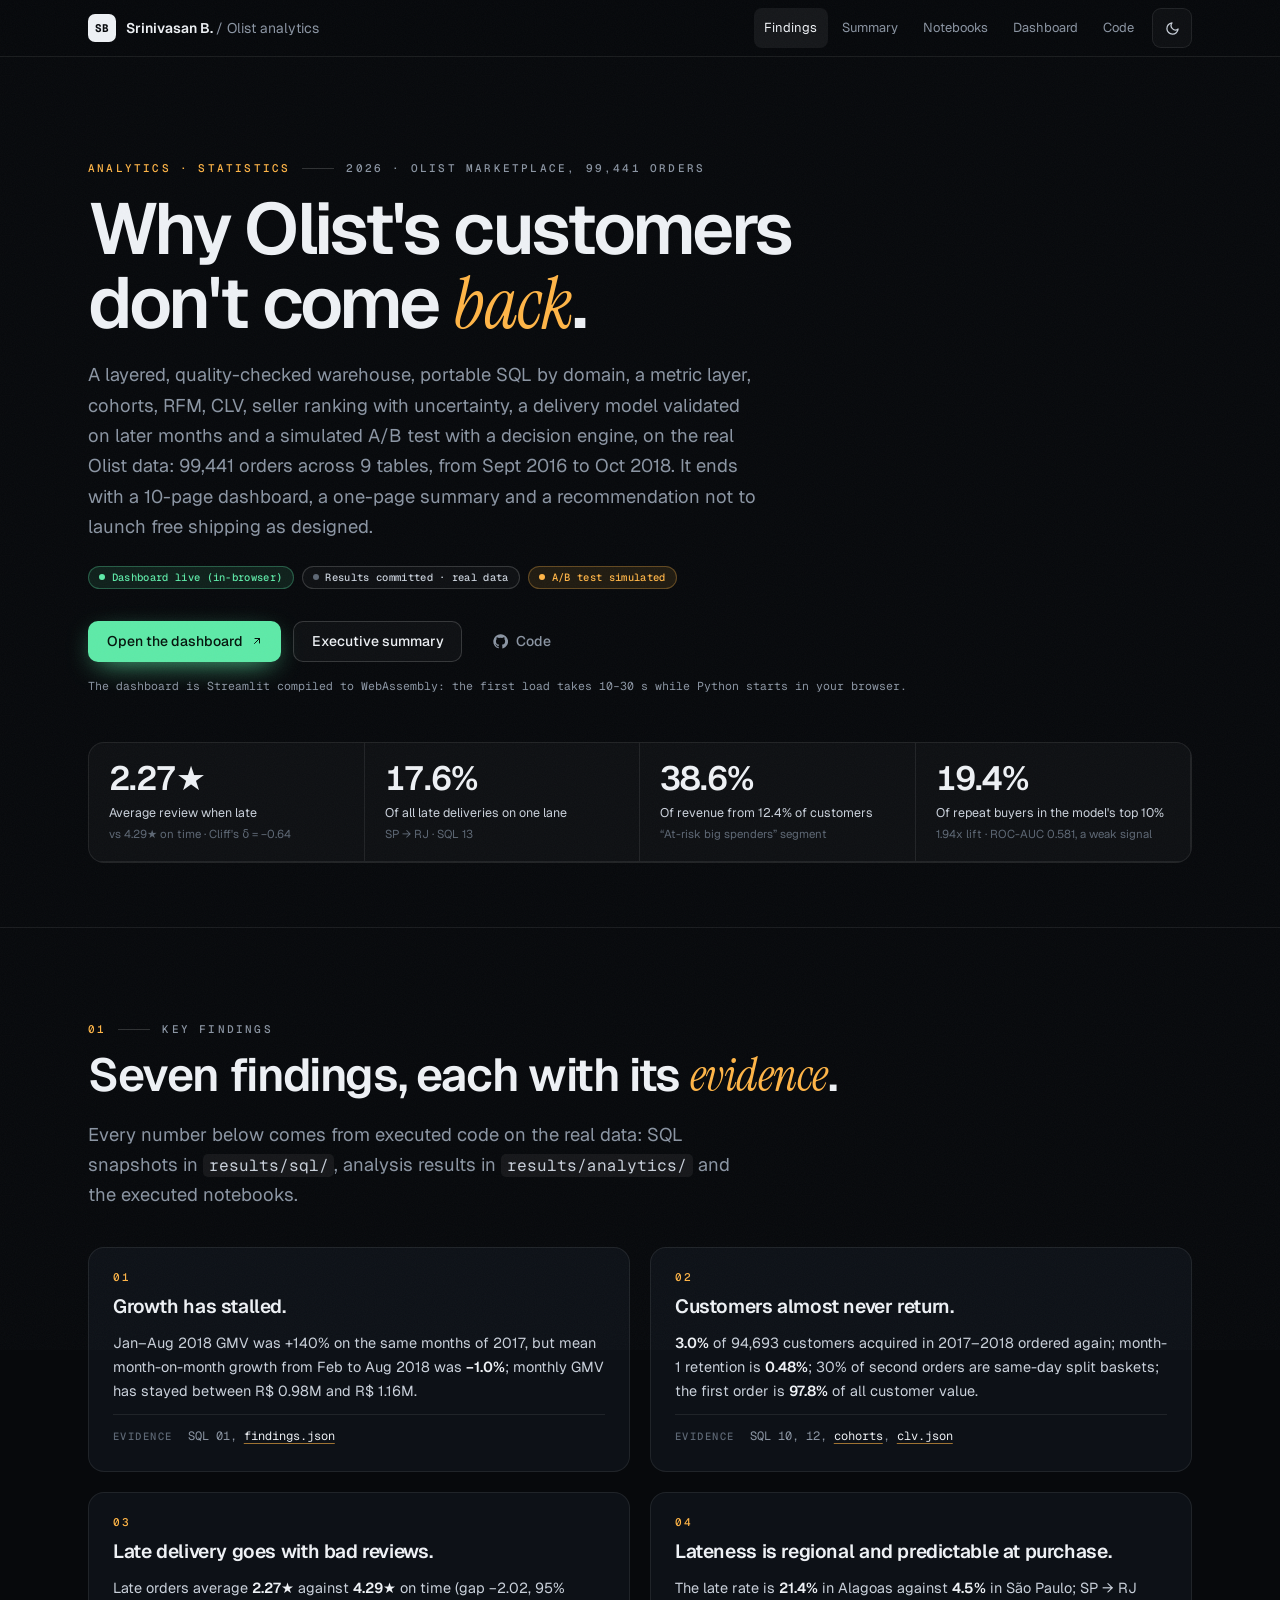
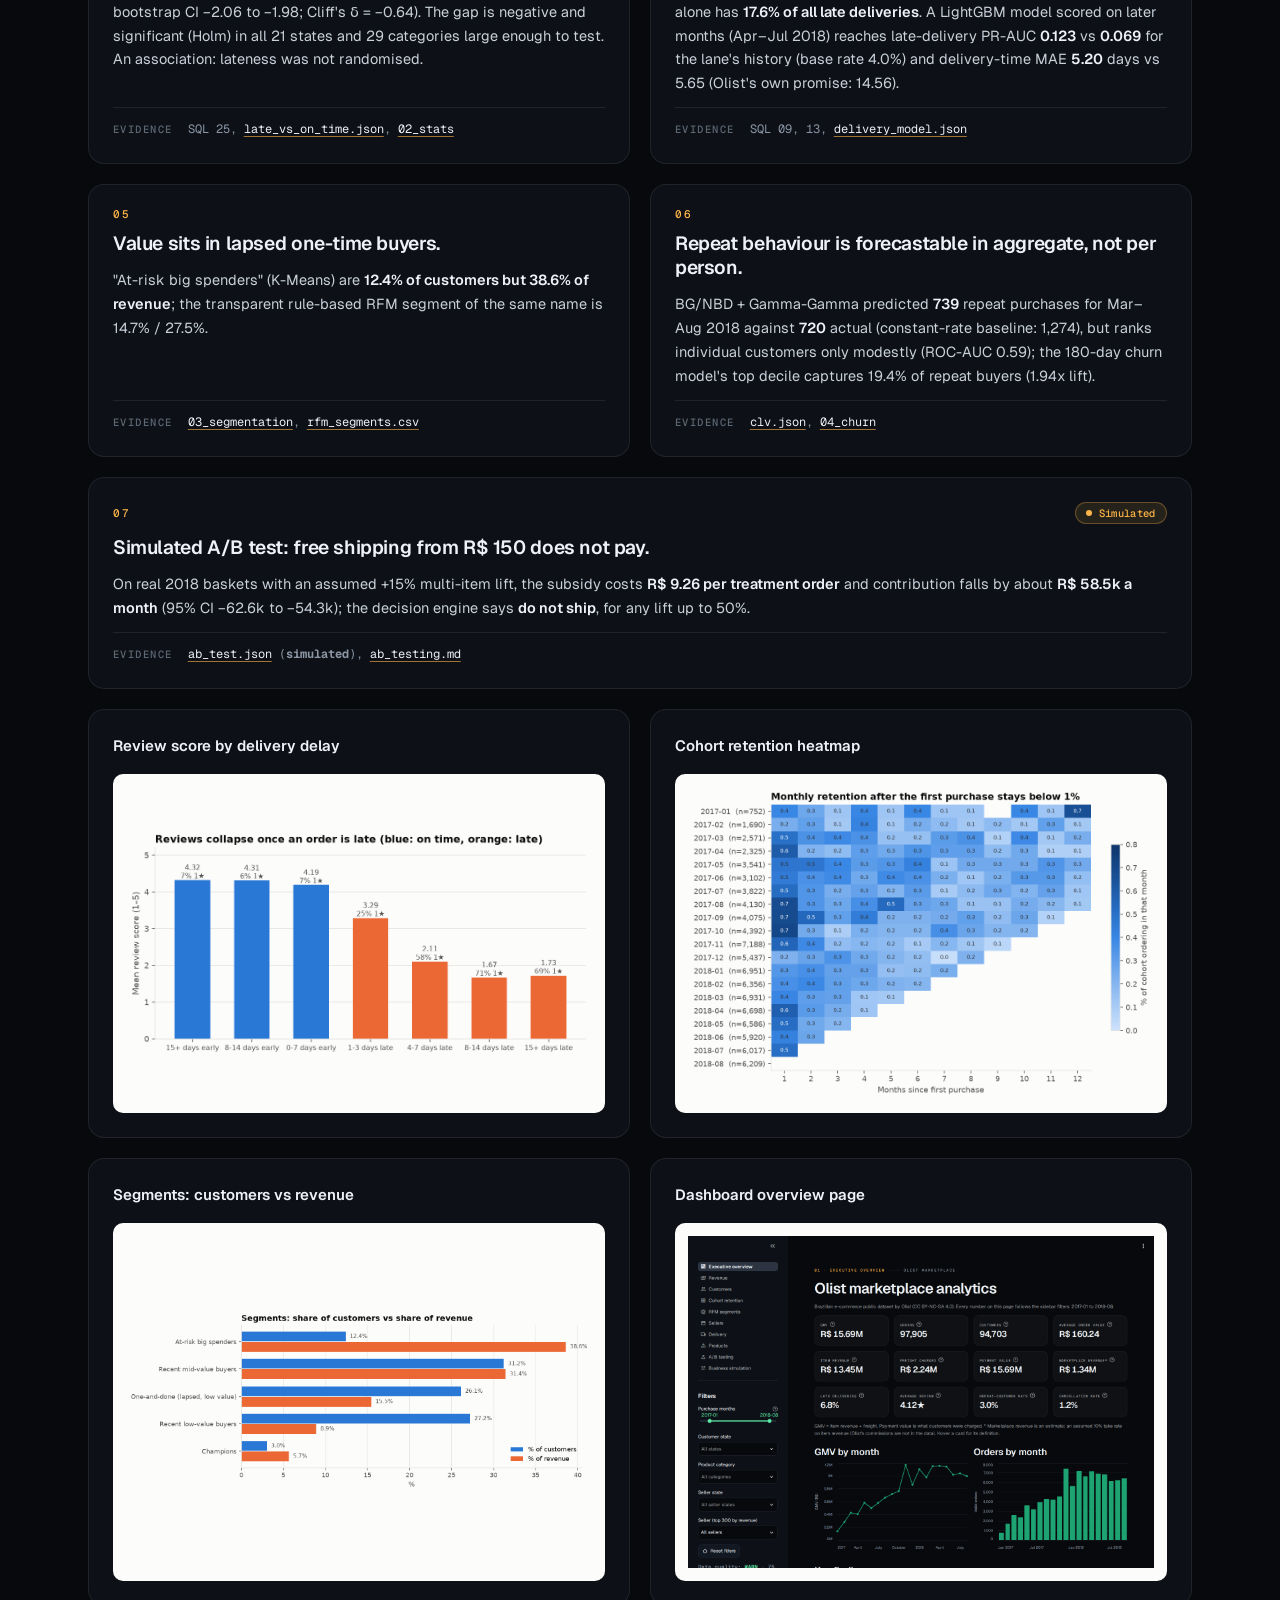
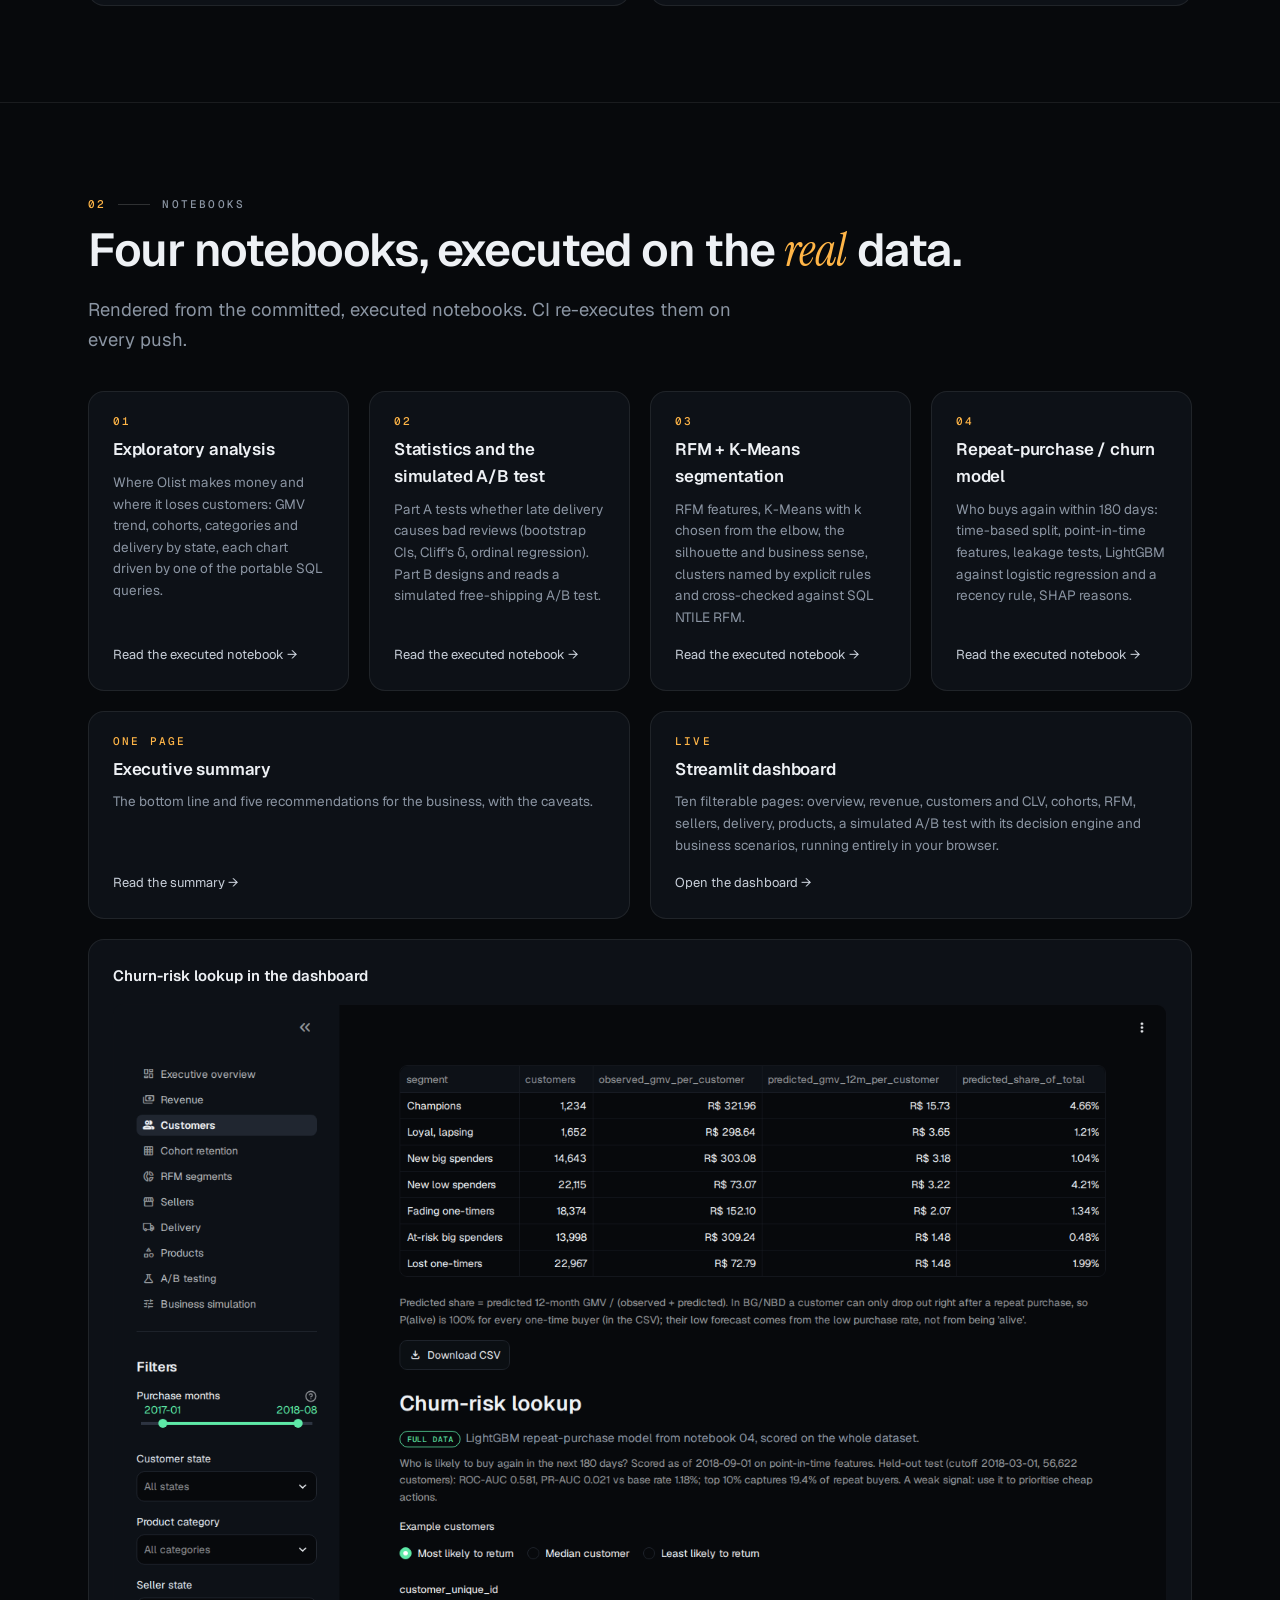
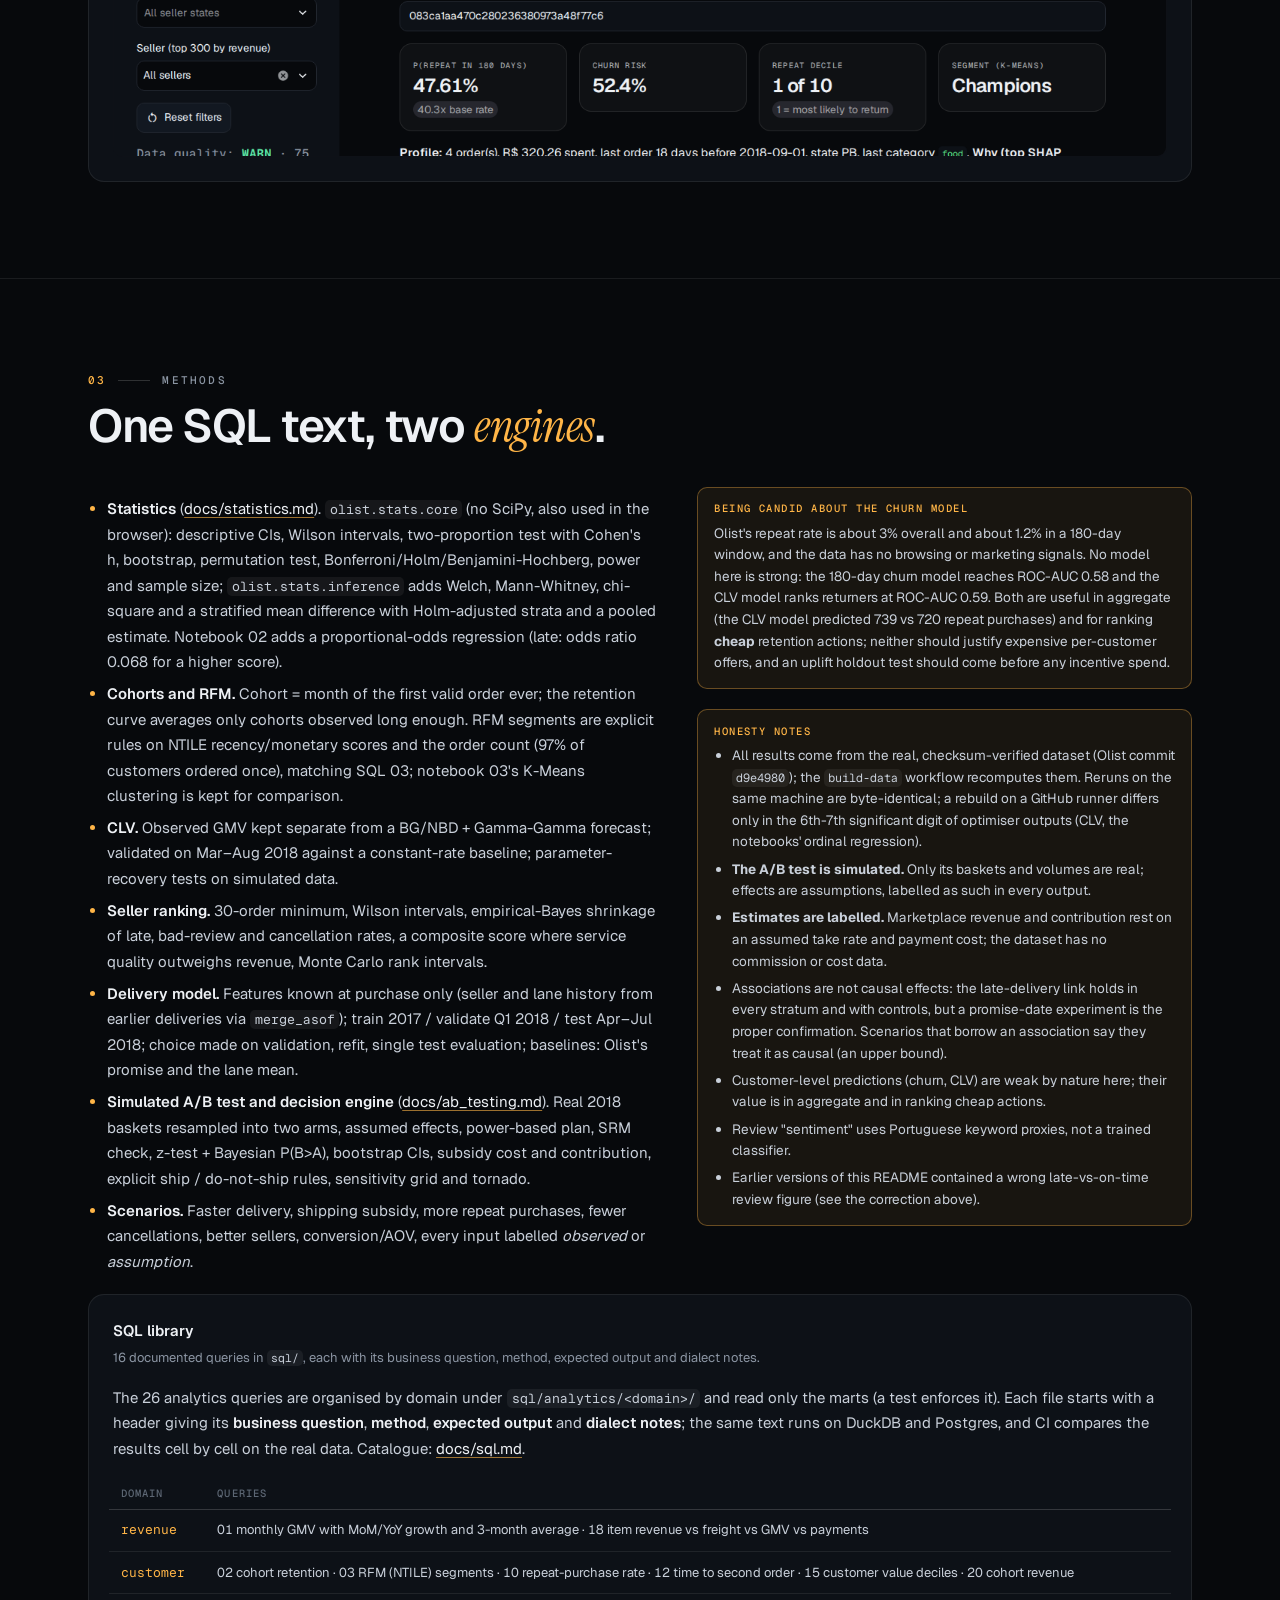
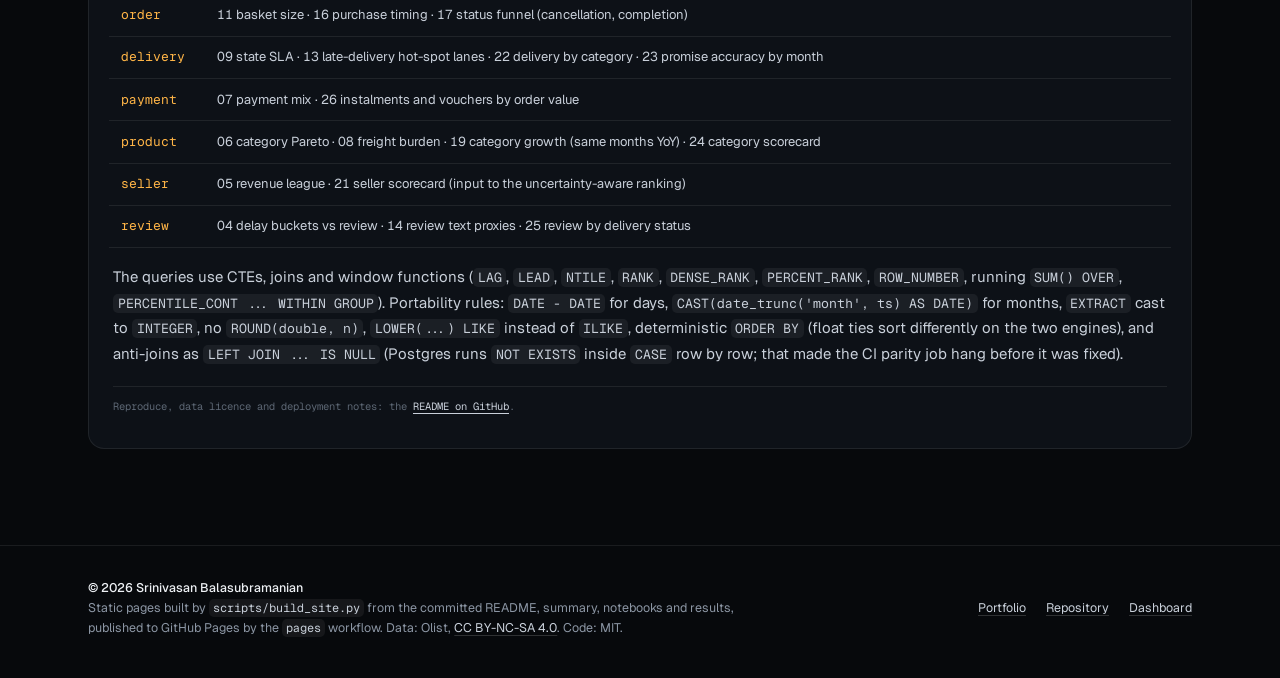
<file: index.html>
<!doctype html>
<html lang="en" class="no-js" data-theme="dark">
<head>
<meta charset="utf-8">
<meta name="viewport" content="width=device-width, initial-scale=1">
<script>(function(){try{var t=localStorage.getItem('theme');document.documentElement.dataset.theme=(t==='light'||t==='dark')?t:'dark';}catch(e){document.documentElement.dataset.theme='dark';}document.documentElement.classList.remove('no-js');})();</script>
<title>Olist e-commerce analytics</title>
<meta name="description" content="SQL, statistics, segmentation and a churn model on 99,441 real Olist orders, with key findings, an executive summary, the executed notebooks and an in-browser dashboard.">
<meta name="color-scheme" content="dark light">
<link rel="preconnect" href="https://fonts.googleapis.com">
<link rel="preconnect" href="https://fonts.gstatic.com" crossorigin>
<link href="https://fonts.googleapis.com/css2?family=Geist:wght@300..700&family=Geist+Mono:wght@400..600&family=Instrument+Serif:ital@0;1&display=swap" rel="stylesheet">
<link rel="stylesheet" href="sb-kit.css">
<link rel="stylesheet" href="site.css">
<script src="sb-kit.js" defer></script>
</head>
<body class="sb-grain">
<div class="sb-backdrop" aria-hidden="true"></div>
<a class="skip-link" href="#main">Skip to content</a>
<header class="sb-nav">
  <div class="sb-container sb-nav__inner">
    <a class="sb-brand" href="https://srini2k03.github.io/"><span class="sb-brand__mark">SB</span>
      <span><span class="brand-name">Srinivasan B. </span><span class="sb-brand__sub"><span class="brand-slash">/ </span>Olist analytics</span></span></a>
    <nav class="sb-nav__links" aria-label="Site">
      <a class="sb-nav__link sb-nav__link--hide-sm" href="index.html#findings" aria-current=page>Findings</a><a class="sb-nav__link sb-nav__link--hide-sm" href="executive_summary.html">Summary</a><a class="sb-nav__link sb-nav__link--hide-sm" href="index.html#notebooks">Notebooks</a><a class="sb-nav__link sb-nav__link--hide-sm" href="app/">Dashboard</a>
      <a class="sb-nav__link" href="https://github.com/srini2k03/olist-ecommerce-analytics">Code</a>
      <button class="sb-icon-btn theme-btn" type="button" data-theme-toggle aria-label="Switch to light theme" aria-pressed="true"><svg class="icon-sun" width="15" height="15" viewBox="0 0 24 24" fill="none" stroke="currentColor" stroke-width="2" stroke-linecap="round" aria-hidden="true"><circle cx="12" cy="12" r="4"/><path d="M12 2v2M12 20v2M4.9 4.9l1.4 1.4M17.7 17.7l1.4 1.4M2 12h2M20 12h2M4.9 19.1l1.4-1.4M17.7 6.3l1.4-1.4"/></svg><svg class="icon-moon" width="15" height="15" viewBox="0 0 24 24" fill="none" stroke="currentColor" stroke-width="2" stroke-linecap="round" stroke-linejoin="round" aria-hidden="true"><path d="M21 12.8A9 9 0 1 1 11.2 3a7 7 0 0 0 9.8 9.8Z"/></svg></button>
    </nav>
  </div>
</header>
<main id="main">

<section class="sb-hero" aria-labelledby="top-h">
  <div class="sb-container">
    <p class="sb-kicker"><span class="sb-kicker__index">Analytics · Statistics</span><span class="sb-kicker__rule"></span>2026 · Olist marketplace, 99,441 orders</p>
    <h1 class="sb-h1" id="top-h">Why Olist's customers don't come
      <span class="sb-serif">back</span>.</h1>
    <p class="sb-lead">A layered, quality-checked warehouse, portable SQL by domain, a metric
      layer, cohorts, RFM, CLV, seller ranking with uncertainty, a delivery model validated on
      later months and a simulated A/B test with a decision engine, on the real Olist data:
      99,441 orders across 9 tables, from Sept 2016 to Oct 2018. It ends with a 10-page
      dashboard, a one-page summary and a recommendation not to launch free shipping as
      designed.</p>
    <div class="sb-hero__meta">
      <span class="sb-pill sb-pill--live">Dashboard live (in-browser)</span>
      <span class="sb-pill">Results committed · real data</span>
      <span class="sb-pill sb-pill--pending">A/B test simulated</span>
    </div>
    <div class="sb-hero__actions">
      <a class="sb-btn sb-btn--primary" href="app/">Open the dashboard <svg width="12" height="12" viewBox="0 0 24 24" fill="none" stroke="currentColor" stroke-width="2" stroke-linecap="round" stroke-linejoin="round" aria-hidden="true"><path d="M7 17 17 7M8 7h9v9"/></svg></a>
      <a class="sb-btn" href="executive_summary.html">Executive summary</a>
      <a class="sb-btn sb-btn--ghost" href="https://github.com/srini2k03/olist-ecommerce-analytics"><svg width="15" height="15" viewBox="0 0 24 24" fill="currentColor" aria-hidden="true"><path d="M12 .5a11.5 11.5 0 0 0-3.64 22.41c.58.1.79-.25.79-.56v-2c-3.2.7-3.88-1.37-3.88-1.37-.52-1.33-1.28-1.69-1.28-1.69-1.05-.72.08-.7.08-.7 1.16.08 1.77 1.19 1.77 1.19 1.03 1.77 2.7 1.26 3.36.96.1-.75.4-1.26.73-1.55-2.55-.29-5.24-1.28-5.24-5.69 0-1.26.45-2.29 1.19-3.1-.12-.29-.52-1.46.11-3.05 0 0 .97-.31 3.17 1.18a11 11 0 0 1 5.77 0c2.2-1.49 3.17-1.18 3.17-1.18.63 1.59.23 2.76.11 3.05.74.81 1.19 1.84 1.19 3.1 0 4.42-2.69 5.39-5.25 5.68.41.36.78 1.06.78 2.14v3.17c0 .31.21.67.8.56A11.5 11.5 0 0 0 12 .5Z"/></svg> Code</a>
    </div>
    <p class="hero-note">The dashboard is Streamlit compiled to WebAssembly: the first load takes
      10–30 s while Python starts in your browser.</p>
    <div class="sb-stats hero-stats sb-reveal" role="list"><div class="sb-stat" role="listitem"><div class="sb-stat__value">2.27★</div><div class="sb-stat__label">Average review when late</div><div class="sb-stat__ctx">vs 4.29★ on time · Cliff's δ = −0.64</div></div><div class="sb-stat" role="listitem"><div class="sb-stat__value">17.6%</div><div class="sb-stat__label">Of all late deliveries on one lane</div><div class="sb-stat__ctx">SP → RJ · SQL 13</div></div><div class="sb-stat" role="listitem"><div class="sb-stat__value">38.6%</div><div class="sb-stat__label">Of revenue from 12.4% of customers</div><div class="sb-stat__ctx">“At-risk big spenders” segment</div></div><div class="sb-stat" role="listitem"><div class="sb-stat__value">19.4%</div><div class="sb-stat__label">Of repeat buyers in the model's top 10%</div><div class="sb-stat__ctx">1.94x lift · ROC-AUC 0.581, a weak signal</div></div></div>
  </div>
</section>
<section class="sb-section" id="findings" aria-labelledby="findings-h"><div class="sb-container"><div class="section-head sb-reveal"><p class="sb-kicker"><span class="sb-kicker__index">01</span><span class="sb-kicker__rule"></span>Key findings</p><h2 class="sb-h2" id="findings-h">Seven findings, each with its <span class="sb-serif">evidence</span>.</h2><p class="sb-lead">Every number below comes from executed code on the real data: SQL snapshots in <code>results/sql/</code>, analysis results in <code>results/analytics/</code> and the executed notebooks.</p></div><div class="finding-grid"><article class="sb-card sb-spotlight finding sb-reveal"><header class="finding__top"><span class="finding__n">01</span></header><h3 class="finding__title">Growth has stalled.</h3><p class="finding__body">Jan–Aug 2018 GMV was +140% on the same months of 2017, but mean month-on-month growth from Feb to Aug 2018 was <strong>−1.0%</strong>; monthly GMV has stayed between R$ 0.98M and R$ 1.16M.</p><p class="finding__ev"><span class="sb-label">Evidence</span> SQL 01, <a href="https://github.com/srini2k03/olist-ecommerce-analytics/tree/main/results/analytics/findings.json">findings.json</a></p></article><article class="sb-card sb-spotlight finding sb-reveal"><header class="finding__top"><span class="finding__n">02</span></header><h3 class="finding__title">Customers almost never return.</h3><p class="finding__body"><strong>3.0%</strong> of 94,693 customers acquired in 2017–2018 ordered again; month-1 retention is <strong>0.48%</strong>; 30% of second orders are same-day split baskets; the first order is <strong>97.8%</strong> of all customer value.</p><p class="finding__ev"><span class="sb-label">Evidence</span> SQL 10, 12, <a href="https://github.com/srini2k03/olist-ecommerce-analytics/tree/main/results/analytics/retention_curve.csv">cohorts</a>, <a href="https://github.com/srini2k03/olist-ecommerce-analytics/tree/main/results/analytics/clv.json">clv.json</a></p></article><article class="sb-card sb-spotlight finding sb-reveal"><header class="finding__top"><span class="finding__n">03</span></header><h3 class="finding__title">Late delivery goes with bad reviews.</h3><p class="finding__body">Late orders average <strong>2.27★</strong> against <strong>4.29★</strong> on time (gap −2.02, 95% bootstrap CI −2.06 to −1.98; Cliff's δ = −0.64). The gap is negative and significant (Holm) in all 21 states and 29 categories large enough to test. An association: lateness was not randomised.</p><p class="finding__ev"><span class="sb-label">Evidence</span> SQL 25, <a href="https://github.com/srini2k03/olist-ecommerce-analytics/tree/main/results/analytics/late_vs_on_time.json">late_vs_on_time.json</a>, <a href="notebooks/02_stats.html">02_stats</a></p></article><article class="sb-card sb-spotlight finding sb-reveal"><header class="finding__top"><span class="finding__n">04</span></header><h3 class="finding__title">Lateness is regional and predictable at purchase.</h3><p class="finding__body">The late rate is <strong>21.4%</strong> in Alagoas against <strong>4.5%</strong> in São Paulo; SP → RJ alone has <strong>17.6% of all late deliveries</strong>. A LightGBM model scored on later months (Apr–Jul 2018) reaches late-delivery PR-AUC <strong>0.123</strong> vs <strong>0.069</strong> for the lane's history (base rate 4.0%) and delivery-time MAE <strong>5.20</strong> days vs 5.65 (Olist's own promise: 14.56).</p><p class="finding__ev"><span class="sb-label">Evidence</span> SQL 09, 13, <a href="https://github.com/srini2k03/olist-ecommerce-analytics/tree/main/results/analytics/delivery_model.json">delivery_model.json</a></p></article><article class="sb-card sb-spotlight finding sb-reveal"><header class="finding__top"><span class="finding__n">05</span></header><h3 class="finding__title">Value sits in lapsed one-time buyers.</h3><p class="finding__body">"At-risk big spenders" (K-Means) are <strong>12.4% of customers but 38.6% of revenue</strong>; the transparent rule-based RFM segment of the same name is 14.7% / 27.5%.</p><p class="finding__ev"><span class="sb-label">Evidence</span> <a href="notebooks/03_segmentation.html">03_segmentation</a>, <a href="https://github.com/srini2k03/olist-ecommerce-analytics/tree/main/results/analytics/rfm_segments.csv">rfm_segments.csv</a></p></article><article class="sb-card sb-spotlight finding sb-reveal"><header class="finding__top"><span class="finding__n">06</span></header><h3 class="finding__title">Repeat behaviour is forecastable in aggregate, not per person.</h3><p class="finding__body">BG/NBD + Gamma-Gamma predicted <strong>739</strong> repeat purchases for Mar–Aug 2018 against <strong>720</strong> actual (constant-rate baseline: 1,274), but ranks individual customers only modestly (ROC-AUC 0.59); the 180-day churn model's top decile captures 19.4% of repeat buyers (1.94x lift).</p><p class="finding__ev"><span class="sb-label">Evidence</span> <a href="https://github.com/srini2k03/olist-ecommerce-analytics/tree/main/results/analytics/clv.json">clv.json</a>, <a href="notebooks/04_churn.html">04_churn</a></p></article><article class="sb-card sb-spotlight finding sb-reveal"><header class="finding__top"><span class="finding__n">07</span><span class="sb-pill sb-pill--pending">Simulated</span></header><h3 class="finding__title">Simulated A/B test: free shipping from R$ 150 does not pay.</h3><p class="finding__body">On real 2018 baskets with an assumed +15% multi-item lift, the subsidy costs <strong>R$ 9.26 per treatment order</strong> and contribution falls by about <strong>R$ 58.5k a month</strong> (95% CI −62.6k to −54.3k); the decision engine says <strong>do not ship</strong>, for any lift up to 50%.</p><p class="finding__ev"><span class="sb-label">Evidence</span> <a href="https://github.com/srini2k03/olist-ecommerce-analytics/tree/main/results/analytics/ab_test.json">ab_test.json</a> (<strong>simulated</strong>), <a href="https://github.com/srini2k03/olist-ecommerce-analytics/tree/main/docs/ab_testing.md">ab_testing.md</a></p></article></div><div class="fig-grid"><figure class="sb-card fig-card sb-reveal"><figcaption class="card-head"><span class="sb-card__title">Review score by delivery delay</span></figcaption><a class="fig-plate" href="results/figures/delay_vs_review.png" target="_blank" rel="noopener" title="Open the full-size image"><img src="results/figures/delay_vs_review.png" alt="Review score by delivery delay" loading="lazy" decoding="async" width="1056" height="517"></a></figure><figure class="sb-card fig-card sb-reveal"><figcaption class="card-head"><span class="sb-card__title">Cohort retention heatmap</span></figcaption><a class="fig-plate" href="results/figures/cohort_heatmap.png" target="_blank" rel="noopener" title="Open the full-size image"><img src="results/figures/cohort_heatmap.png" alt="Cohort retention heatmap" loading="lazy" decoding="async" width="1138" height="762"></a></figure><figure class="sb-card fig-card sb-reveal"><figcaption class="card-head"><span class="sb-card__title">Segments: customers vs revenue</span></figcaption><a class="fig-plate" href="results/figures/segments.png" target="_blank" rel="noopener" title="Open the full-size image"><img src="results/figures/segments.png" alt="Segments: customers vs revenue" loading="lazy" decoding="async" width="1336" height="525"></a></figure><figure class="sb-card fig-card sb-reveal"><figcaption class="card-head"><span class="sb-card__title">Dashboard overview page</span></figcaption><a class="fig-plate" href="results/figures/app_overview.png" target="_blank" rel="noopener" title="Open the full-size image"><img src="results/figures/app_overview.png" alt="Dashboard overview page" loading="lazy" decoding="async" width="1400" height="1000"></a></figure></div></div></section>
<section class="sb-section" id="notebooks" aria-labelledby="notebooks-h"><div class="sb-container"><div class="section-head sb-reveal"><p class="sb-kicker"><span class="sb-kicker__index">02</span><span class="sb-kicker__rule"></span>Notebooks</p><h2 class="sb-h2" id="notebooks-h">Four notebooks, executed on the <span class="sb-serif">real</span> data.</h2><p class="sb-lead">Rendered from the committed, executed notebooks. CI re-executes them on every push.</p></div><div class="nb-grid"><a class="sb-card sb-spotlight nb-card sb-reveal" href="notebooks/01_eda.html"><span class="nb-card__n">01</span><span class="nb-card__title">Exploratory analysis</span><span class="nb-card__text">Where Olist makes money and where it loses customers: GMV trend, cohorts, categories and delivery by state, each chart driven by one of the portable SQL queries.</span><span class="nb-card__go">Read the executed notebook →</span></a><a class="sb-card sb-spotlight nb-card sb-reveal" href="notebooks/02_stats.html"><span class="nb-card__n">02</span><span class="nb-card__title">Statistics and the simulated A/B test</span><span class="nb-card__text">Part A tests whether late delivery causes bad reviews (bootstrap CIs, Cliff&#x27;s δ, ordinal regression). Part B designs and reads a simulated free-shipping A/B test.</span><span class="nb-card__go">Read the executed notebook →</span></a><a class="sb-card sb-spotlight nb-card sb-reveal" href="notebooks/03_segmentation.html"><span class="nb-card__n">03</span><span class="nb-card__title">RFM + K-Means segmentation</span><span class="nb-card__text">RFM features, K-Means with k chosen from the elbow, the silhouette and business sense, clusters named by explicit rules and cross-checked against SQL NTILE RFM.</span><span class="nb-card__go">Read the executed notebook →</span></a><a class="sb-card sb-spotlight nb-card sb-reveal" href="notebooks/04_churn.html"><span class="nb-card__n">04</span><span class="nb-card__title">Repeat-purchase / churn model</span><span class="nb-card__text">Who buys again within 180 days: time-based split, point-in-time features, leakage tests, LightGBM against logistic regression and a recency rule, SHAP reasons.</span><span class="nb-card__go">Read the executed notebook →</span></a></div><div class="sb-grid-2 duo"><a class="sb-card sb-spotlight nb-card sb-reveal" href="executive_summary.html"><span class="nb-card__n">One page</span><span class="nb-card__title">Executive summary</span><span class="nb-card__text">The bottom line and five recommendations for the business, with the caveats.</span><span class="nb-card__go">Read the summary →</span></a><a class="sb-card sb-spotlight nb-card sb-reveal" href="app/"><span class="nb-card__n">Live</span><span class="nb-card__title">Streamlit dashboard</span><span class="nb-card__text">Ten filterable pages: overview, revenue, customers and CLV, cohorts, RFM, sellers, delivery, products, a simulated A/B test with its decision engine and business scenarios, running entirely in your browser.</span><span class="nb-card__go">Open the dashboard →</span></a></div><div class="stack"><figure class="sb-card fig-card sb-reveal"><figcaption class="card-head"><span class="sb-card__title">Churn-risk lookup in the dashboard</span></figcaption><a class="fig-plate" href="results/figures/app_churn.png" target="_blank" rel="noopener" title="Open the full-size image"><img src="results/figures/app_churn.png" alt="Churn-risk lookup in the dashboard" loading="lazy" decoding="async" width="1400" height="1000"></a></figure></div></div></section>
<section class="sb-section" id="methods" aria-labelledby="methods-h"><div class="sb-container"><div class="section-head sb-reveal"><p class="sb-kicker"><span class="sb-kicker__index">03</span><span class="sb-kicker__rule"></span>Methods</p><h2 class="sb-h2" id="methods-h">One SQL text, two <span class="sb-serif">engines</span>.</h2></div><div class="split"><div class="prose sb-reveal"><ul>
<li><strong>Statistics</strong> (<a href="https://github.com/srini2k03/olist-ecommerce-analytics/tree/main/docs/statistics.md">docs/statistics.md</a>). <code>olist.stats.core</code> (no SciPy, also used in the browser): descriptive CIs, Wilson intervals, two-proportion test with Cohen's h, bootstrap, permutation test, Bonferroni/Holm/Benjamini-Hochberg, power and sample size; <code>olist.stats.inference</code> adds Welch, Mann-Whitney, chi-square and a stratified mean difference with Holm-adjusted strata and a pooled estimate. Notebook 02 adds a proportional-odds regression (late: odds ratio 0.068 for a higher score).</li>
<li><strong>Cohorts and RFM.</strong> Cohort = month of the first valid order ever; the retention curve averages only cohorts observed long enough. RFM segments are explicit rules on NTILE recency/monetary scores and the order count (97% of customers ordered once), matching SQL 03; notebook 03's K-Means clustering is kept for comparison.</li>
<li><strong>CLV.</strong> Observed GMV kept separate from a BG/NBD + Gamma-Gamma forecast; validated on Mar–Aug 2018 against a constant-rate baseline; parameter-recovery tests on simulated data.</li>
<li><strong>Seller ranking.</strong> 30-order minimum, Wilson intervals, empirical-Bayes shrinkage of late, bad-review and cancellation rates, a composite score where service quality outweighs revenue, Monte Carlo rank intervals.</li>
<li><strong>Delivery model.</strong> Features known at purchase only (seller and lane history from earlier deliveries via <code>merge_asof</code>); train 2017 / validate Q1 2018 / test Apr–Jul 2018; choice made on validation, refit, single test evaluation; baselines: Olist's promise and the lane mean.</li>
<li><strong>Simulated A/B test and decision engine</strong> (<a href="https://github.com/srini2k03/olist-ecommerce-analytics/tree/main/docs/ab_testing.md">docs/ab_testing.md</a>). Real 2018 baskets resampled into two arms, assumed effects, power-based plan, SRM check, z-test + Bayesian P(B&gt;A), bootstrap CIs, subsidy cost and contribution, explicit ship / do-not-ship rules, sensitivity grid and tornado.</li>
<li><strong>Scenarios.</strong> Faster delivery, shipping subsidy, more repeat purchases, fewer cancellations, better sellers, conversion/AOV, every input labelled <em>observed</em> or <em>assumption</em>.</li>
</ul></div><div class="stack stack--tight"><div class="sb-callout sb-callout--info sb-reveal" role="note"><div><p class="sb-label">Being candid about the churn model</p><p>Olist's repeat rate is about 3% overall and about 1.2% in a 180-day window, and the data has no browsing or marketing signals. No model here is strong: the 180-day churn model reaches ROC-AUC 0.58 and the CLV model ranks returners at ROC-AUC 0.59. Both are useful in aggregate (the CLV model predicted 739 vs 720 repeat purchases) and for ranking <strong>cheap</strong> retention actions; neither should justify expensive per-customer offers, and an uplift holdout test should come before any incentive spend.</p></div></div><div class="sb-callout sb-callout--warn sb-reveal" role="note"><div><p class="sb-label">Honesty notes</p><ul>
<li>All results come from the real, checksum-verified dataset (Olist commit <code>d9e4980</code>); the <code>build-data</code> workflow recomputes them. Reruns on the same machine are byte-identical; a rebuild on a GitHub runner differs only in the 6th-7th significant digit of optimiser outputs (CLV, the notebooks' ordinal regression).</li>
<li><strong>The A/B test is simulated.</strong> Only its baskets and volumes are real; effects are assumptions, labelled as such in every output.</li>
<li><strong>Estimates are labelled.</strong> Marketplace revenue and contribution rest on an assumed take rate and payment cost; the dataset has no commission or cost data.</li>
<li>Associations are not causal effects: the late-delivery link holds in every stratum and with controls, but a promise-date experiment is the proper confirmation. Scenarios that borrow an association say they treat it as causal (an upper bound).</li>
<li>Customer-level predictions (churn, CLV) are weak by nature here; their value is in aggregate and in ranking cheap actions.</li>
<li>Review "sentiment" uses Portuguese keyword proxies, not a trained classifier.</li>
<li>Earlier versions of this README contained a wrong late-vs-on-time review figure (see the correction above).</li>
</ul></div></div></div></div><article class="sb-card sb-reveal sql-card"><header class="card-head"><h3 class="sb-card__title">SQL library</h3><p class="sb-card__sub">16 documented queries in <code>sql/</code>, each with its business question, method, expected output and dialect notes.</p></header><div class="prose prose--table"><p>The 26 analytics queries are organised by domain under <code>sql/analytics/&lt;domain&gt;/</code> and read only the marts (a test enforces it). Each file starts with a header giving its <strong>business question</strong>, <strong>method</strong>, <strong>expected output</strong> and <strong>dialect notes</strong>; the same text runs on DuckDB and Postgres, and CI compares the results cell by cell on the real data. Catalogue: <a href="https://github.com/srini2k03/olist-ecommerce-analytics/tree/main/docs/sql.md">docs/sql.md</a>.</p>
<div class="sb-table-wrap" tabindex="0"><table class="sb-table">
<thead>
<tr>
<th>Domain</th>
<th>Queries</th>
</tr>
</thead>
<tbody>
<tr>
<td>revenue</td>
<td>01 monthly GMV with MoM/YoY growth and 3-month average · 18 item revenue vs freight vs GMV vs payments</td>
</tr>
<tr>
<td>customer</td>
<td>02 cohort retention · 03 RFM (NTILE) segments · 10 repeat-purchase rate · 12 time to second order · 15 customer value deciles · 20 cohort revenue</td>
</tr>
<tr>
<td>order</td>
<td>11 basket size · 16 purchase timing · 17 status funnel (cancellation, completion)</td>
</tr>
<tr>
<td>delivery</td>
<td>09 state SLA · 13 late-delivery hot-spot lanes · 22 delivery by category · 23 promise accuracy by month</td>
</tr>
<tr>
<td>payment</td>
<td>07 payment mix · 26 instalments and vouchers by order value</td>
</tr>
<tr>
<td>product</td>
<td>06 category Pareto · 08 freight burden · 19 category growth (same months YoY) · 24 category scorecard</td>
</tr>
<tr>
<td>seller</td>
<td>05 revenue league · 21 seller scorecard (input to the uncertainty-aware ranking)</td>
</tr>
<tr>
<td>review</td>
<td>04 delay buckets vs review · 14 review text proxies · 25 review by delivery status</td>
</tr>
</tbody>
</table></div>
<p>The queries use CTEs, joins and window functions (<code>LAG</code>, <code>LEAD</code>, <code>NTILE</code>, <code>RANK</code>, <code>DENSE_RANK</code>, <code>PERCENT_RANK</code>, <code>ROW_NUMBER</code>, running <code>SUM() OVER</code>, <code>PERCENTILE_CONT ... WITHIN GROUP</code>). Portability rules: <code>DATE - DATE</code> for days, <code>CAST(date_trunc('month', ts) AS DATE)</code> for months, <code>EXTRACT</code> cast to <code>INTEGER</code>, no <code>ROUND(double, n)</code>, <code>LOWER(...) LIKE</code> instead of <code>ILIKE</code>, deterministic <code>ORDER BY</code> (float ties sort differently on the two engines), and anti-joins as <code>LEFT JOIN ... IS NULL</code> (Postgres runs <code>NOT EXISTS</code> inside <code>CASE</code> row by row; that made the CI parity job hang before it was fixed).</p></div><p class="sb-card__foot">Reproduce, data licence and deployment notes: the <a href="https://github.com/srini2k03/olist-ecommerce-analytics#readme">README on GitHub</a>.</p></article></div></section>

</main>
<footer class="sb-footer">
  <div class="sb-container sb-footer__inner">
    <div>
      <p class="foot-name">© 2026 Srinivasan Balasubramanian</p>
      <p>Static pages built by <code>scripts/build_site.py</code> from the committed README, summary, notebooks and results, published to GitHub Pages by the <code>pages</code> workflow. Data: Olist, <a href="https://creativecommons.org/licenses/by-nc-sa/4.0/">CC BY-NC-SA 4.0</a>. Code: MIT.</p>
    </div>
    <p class="foot-links"><a href="https://srini2k03.github.io/">Portfolio</a><a href="https://github.com/srini2k03/olist-ecommerce-analytics">Repository</a><a href="app/">Dashboard</a></p>
  </div>
</footer>
</body>
</html>
</file>
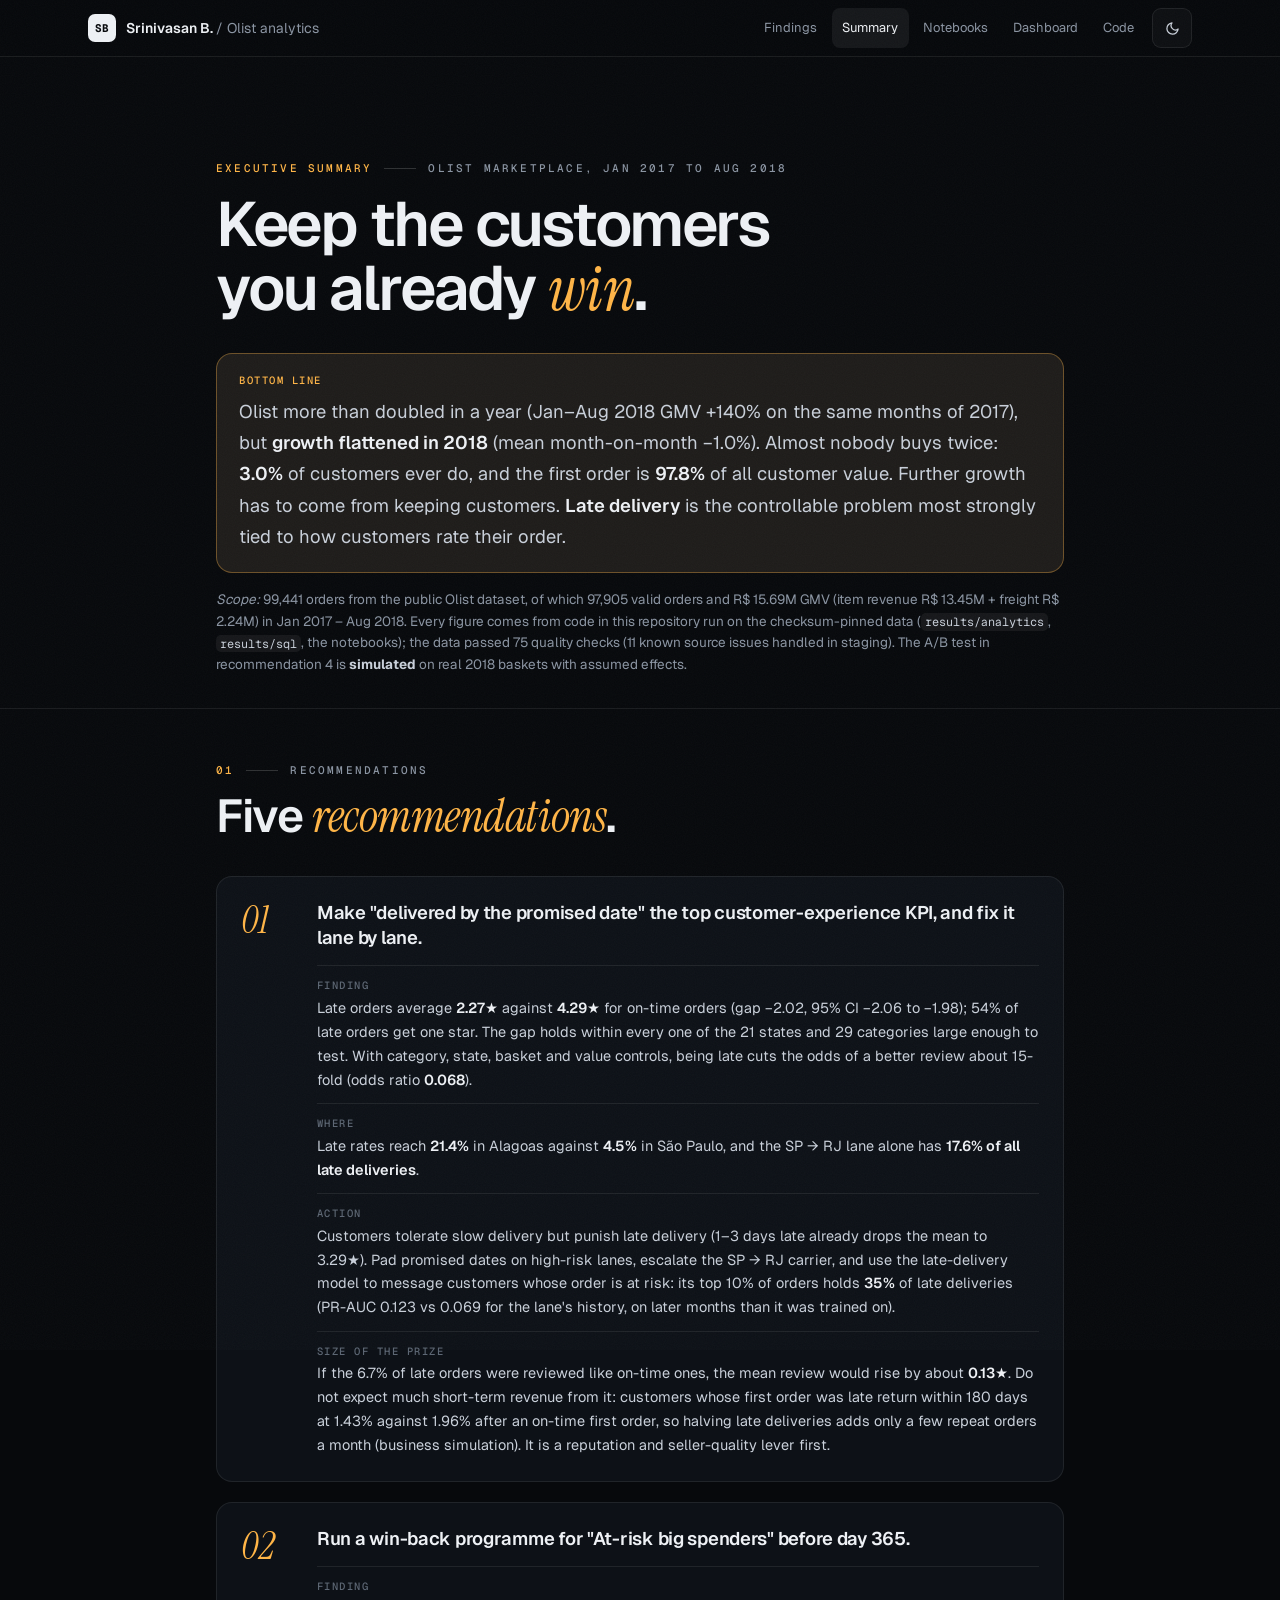
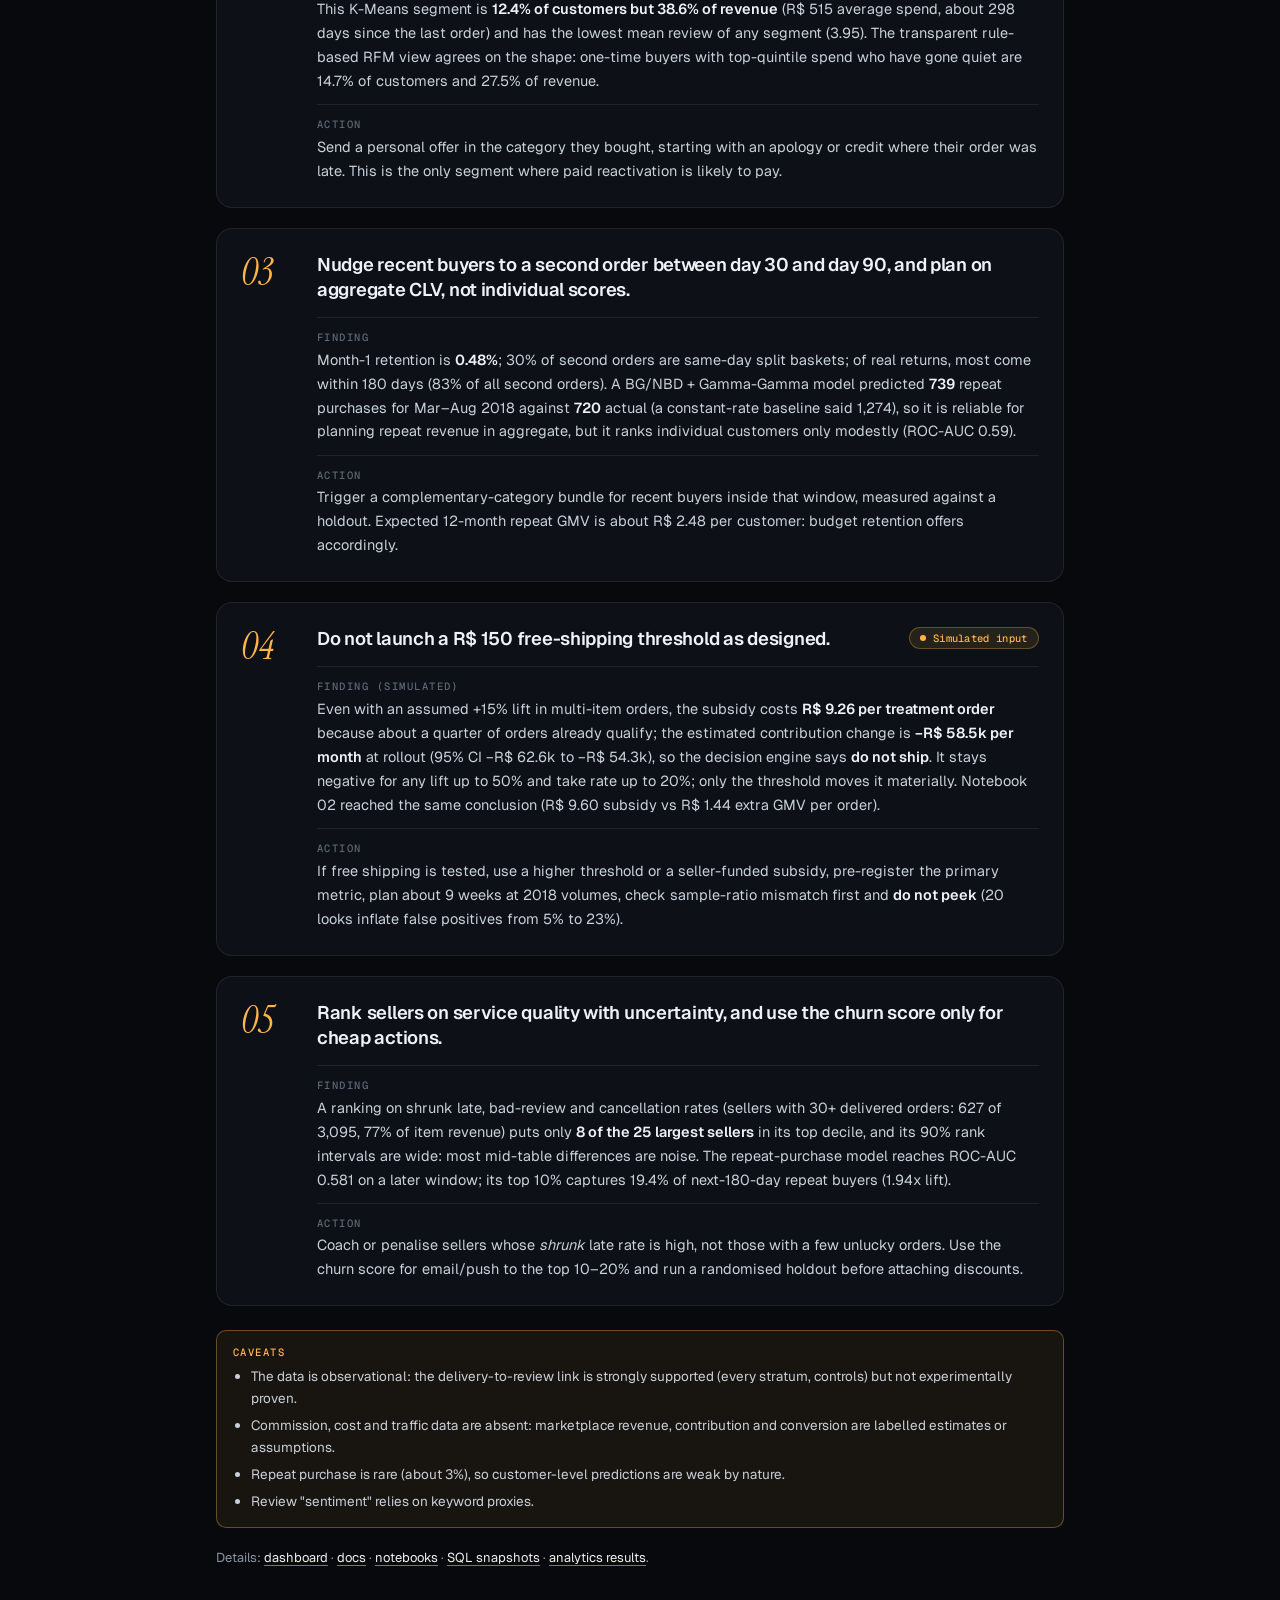
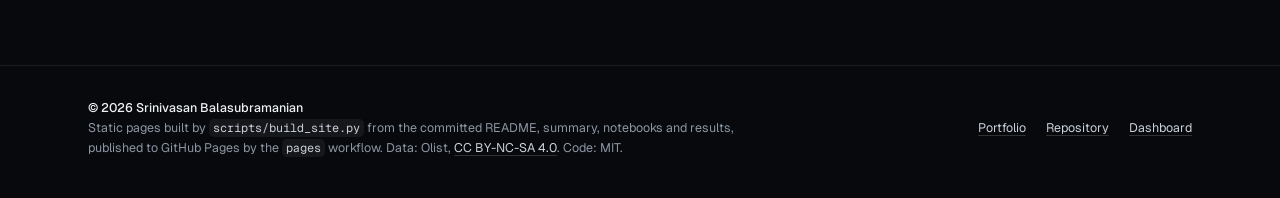
<file: executive_summary.html>
<!doctype html>
<html lang="en" class="no-js" data-theme="dark">
<head>
<meta charset="utf-8">
<meta name="viewport" content="width=device-width, initial-scale=1">
<script>(function(){try{var t=localStorage.getItem('theme');document.documentElement.dataset.theme=(t==='light'||t==='dark')?t:'dark';}catch(e){document.documentElement.dataset.theme='dark';}document.documentElement.classList.remove('no-js');})();</script>
<title>Executive summary · Olist analytics</title>
<meta name="description" content="One-page executive summary: the bottom line and five recommendations from the Olist marketplace analysis.">
<meta name="color-scheme" content="dark light">
<link rel="preconnect" href="https://fonts.googleapis.com">
<link rel="preconnect" href="https://fonts.gstatic.com" crossorigin>
<link href="https://fonts.googleapis.com/css2?family=Geist:wght@300..700&family=Geist+Mono:wght@400..600&family=Instrument+Serif:ital@0;1&display=swap" rel="stylesheet">
<link rel="stylesheet" href="sb-kit.css">
<link rel="stylesheet" href="site.css">
<script src="sb-kit.js" defer></script>
</head>
<body class="sb-grain">
<div class="sb-backdrop" aria-hidden="true"></div>
<a class="skip-link" href="#main">Skip to content</a>
<header class="sb-nav">
  <div class="sb-container sb-nav__inner">
    <a class="sb-brand" href="https://srini2k03.github.io/"><span class="sb-brand__mark">SB</span>
      <span><span class="brand-name">Srinivasan B. </span><span class="sb-brand__sub"><span class="brand-slash">/ </span>Olist analytics</span></span></a>
    <nav class="sb-nav__links" aria-label="Site">
      <a class="sb-nav__link sb-nav__link--hide-sm" href="index.html#findings">Findings</a><a class="sb-nav__link sb-nav__link--hide-sm" href="executive_summary.html" aria-current=page>Summary</a><a class="sb-nav__link sb-nav__link--hide-sm" href="index.html#notebooks">Notebooks</a><a class="sb-nav__link sb-nav__link--hide-sm" href="app/">Dashboard</a>
      <a class="sb-nav__link" href="https://github.com/srini2k03/olist-ecommerce-analytics">Code</a>
      <button class="sb-icon-btn theme-btn" type="button" data-theme-toggle aria-label="Switch to light theme" aria-pressed="true"><svg class="icon-sun" width="15" height="15" viewBox="0 0 24 24" fill="none" stroke="currentColor" stroke-width="2" stroke-linecap="round" aria-hidden="true"><circle cx="12" cy="12" r="4"/><path d="M12 2v2M12 20v2M4.9 4.9l1.4 1.4M17.7 17.7l1.4 1.4M2 12h2M20 12h2M4.9 19.1l1.4-1.4M17.7 6.3l1.4-1.4"/></svg><svg class="icon-moon" width="15" height="15" viewBox="0 0 24 24" fill="none" stroke="currentColor" stroke-width="2" stroke-linecap="round" stroke-linejoin="round" aria-hidden="true"><path d="M21 12.8A9 9 0 1 1 11.2 3a7 7 0 0 0 9.8 9.8Z"/></svg></button>
    </nav>
  </div>
</header>
<main id="main">

<section class="sb-hero sb-hero--page" aria-labelledby="top-h">
  <div class="sb-container sb-container--narrow">
    <p class="sb-kicker"><span class="sb-kicker__index">Executive summary</span><span class="sb-kicker__rule"></span>Olist marketplace, Jan 2017 to Aug 2018</p>
    <h1 class="sb-h1 sb-h1--page" id="top-h">Keep the customers you already
      <span class="sb-serif">win</span>.</h1>
    <div class="bottom-line sb-reveal"><p class="sb-label">Bottom line</p><p>Olist more than doubled in a year (Jan–Aug 2018 GMV +140% on the same months of 2017), but <strong>growth flattened in 2018</strong> (mean month-on-month −1.0%). Almost nobody buys twice: <strong>3.0%</strong> of customers ever do, and the first order is <strong>97.8%</strong> of all customer value. Further growth has to come from keeping customers. <strong>Late delivery</strong> is the controllable problem most strongly tied to how customers rate their order.</p></div>
    <p class="scope"><em>Scope:</em> 99,441 orders from the public Olist dataset, of which 97,905 valid orders and R$ 15.69M GMV (item revenue R$ 13.45M + freight R$ 2.24M) in Jan 2017 – Aug 2018. Every figure comes from code in this repository run on the checksum-pinned data (<code>results/analytics</code>, <code>results/sql</code>, the notebooks); the data passed 75 quality checks (11 known source issues handled in staging). The A/B test in recommendation 4 is <strong>simulated</strong> on real 2018 baskets with assumed effects.</p>
  </div>
</section>
<section class="sb-section sb-section--tight" aria-labelledby="recs-h">
  <div class="sb-container sb-container--narrow">
    <div class="section-head sb-reveal"><p class="sb-kicker"><span class="sb-kicker__index">01</span><span class="sb-kicker__rule"></span>Recommendations</p>
      <h2 class="sb-h2" id="recs-h">Five <span class="sb-serif">recommendations</span>.</h2></div>
    <div class="recs"><article class="sb-card rec sb-reveal" id="rec-1"><div class="rec__n" aria-hidden="true">01</div><div class="rec__main"><header class="rec__head"><h3 class="rec__title"><span class="sr-only">Recommendation 1: </span>Make "delivered by the promised date" the top customer-experience KPI, and fix it lane by lane.</h3></header><div class="rec__body"><ul>
<li><strong>Finding</strong> Late orders average <strong>2.27★</strong> against <strong>4.29★</strong> for on-time orders (gap −2.02, 95% CI −2.06 to −1.98); 54% of late orders get one star. The gap holds within every one of the 21 states and 29 categories large enough to test. With category, state, basket and value controls, being late cuts the odds of a better review about 15-fold (odds ratio <strong>0.068</strong>).</li>
<li><strong>Where</strong> Late rates reach <strong>21.4%</strong> in Alagoas against <strong>4.5%</strong> in São Paulo, and the SP → RJ lane alone has <strong>17.6% of all late deliveries</strong>.</li>
<li><strong>Action</strong> Customers tolerate slow delivery but punish late delivery (1–3 days late already drops the mean to 3.29★). Pad promised dates on high-risk lanes, escalate the SP → RJ carrier, and use the late-delivery model to message customers whose order is at risk: its top 10% of orders holds <strong>35%</strong> of late deliveries (PR-AUC 0.123 vs 0.069 for the lane's history, on later months than it was trained on).</li>
<li><strong>Size of the prize</strong> If the 6.7% of late orders were reviewed like on-time ones, the mean review would rise by about <strong>0.13★</strong>. Do not expect much short-term revenue from it: customers whose first order was late return within 180 days at 1.43% against 1.96% after an on-time first order, so halving late deliveries adds only a few repeat orders a month (business simulation). It is a reputation and seller-quality lever first.</li>
</ul></div></div></article><article class="sb-card rec sb-reveal" id="rec-2"><div class="rec__n" aria-hidden="true">02</div><div class="rec__main"><header class="rec__head"><h3 class="rec__title"><span class="sr-only">Recommendation 2: </span>Run a win-back programme for "At-risk big spenders" before day 365.</h3></header><div class="rec__body"><ul>
<li><strong>Finding</strong> This K-Means segment is <strong>12.4% of customers but 38.6% of revenue</strong> (R$ 515 average spend, about 298 days since the last order) and has the lowest mean review of any segment (3.95). The transparent rule-based RFM view agrees on the shape: one-time buyers with top-quintile spend who have gone quiet are 14.7% of customers and 27.5% of revenue.</li>
<li><strong>Action</strong> Send a personal offer in the category they bought, starting with an apology or credit where their order was late. This is the only segment where paid reactivation is likely to pay.</li>
</ul></div></div></article><article class="sb-card rec sb-reveal" id="rec-3"><div class="rec__n" aria-hidden="true">03</div><div class="rec__main"><header class="rec__head"><h3 class="rec__title"><span class="sr-only">Recommendation 3: </span>Nudge recent buyers to a second order between day 30 and day 90, and plan on aggregate CLV, not individual scores.</h3></header><div class="rec__body"><ul>
<li><strong>Finding</strong> Month-1 retention is <strong>0.48%</strong>; 30% of second orders are same-day split baskets; of real returns, most come within 180 days (83% of all second orders). A BG/NBD + Gamma-Gamma model predicted <strong>739</strong> repeat purchases for Mar–Aug 2018 against <strong>720</strong> actual (a constant-rate baseline said 1,274), so it is reliable for planning repeat revenue in aggregate, but it ranks individual customers only modestly (ROC-AUC 0.59).</li>
<li><strong>Action</strong> Trigger a complementary-category bundle for recent buyers inside that window, measured against a holdout. Expected 12-month repeat GMV is about R$ 2.48 per customer: budget retention offers accordingly.</li>
</ul></div></div></article><article class="sb-card rec sb-reveal" id="rec-4"><div class="rec__n" aria-hidden="true">04</div><div class="rec__main"><header class="rec__head"><h3 class="rec__title"><span class="sr-only">Recommendation 4: </span>Do not launch a R$ 150 free-shipping threshold as designed.</h3><span class="sb-pill sb-pill--pending">Simulated input</span></header><div class="rec__body"><ul>
<li><strong>Finding (simulated)</strong> Even with an assumed +15% lift in multi-item orders, the subsidy costs <strong>R$ 9.26 per treatment order</strong> because about a quarter of orders already qualify; the estimated contribution change is <strong>−R$ 58.5k per month</strong> at rollout (95% CI −R$ 62.6k to −R$ 54.3k), so the decision engine says <strong>do not ship</strong>. It stays negative for any lift up to 50% and take rate up to 20%; only the threshold moves it materially. Notebook 02 reached the same conclusion (R$ 9.60 subsidy vs R$ 1.44 extra GMV per order).</li>
<li><strong>Action</strong> If free shipping is tested, use a higher threshold or a seller-funded subsidy, pre-register the primary metric, plan about 9 weeks at 2018 volumes, check sample-ratio mismatch first and <strong>do not peek</strong> (20 looks inflate false positives from 5% to 23%).</li>
</ul></div></div></article><article class="sb-card rec sb-reveal" id="rec-5"><div class="rec__n" aria-hidden="true">05</div><div class="rec__main"><header class="rec__head"><h3 class="rec__title"><span class="sr-only">Recommendation 5: </span>Rank sellers on service quality with uncertainty, and use the churn score only for cheap actions.</h3></header><div class="rec__body"><ul>
<li><strong>Finding</strong> A ranking on shrunk late, bad-review and cancellation rates (sellers with 30+ delivered orders: 627 of 3,095, 77% of item revenue) puts only <strong>8 of the 25 largest sellers</strong> in its top decile, and its 90% rank intervals are wide: most mid-table differences are noise. The repeat-purchase model reaches ROC-AUC 0.581 on a later window; its top 10% captures 19.4% of next-180-day repeat buyers (1.94x lift).</li>
<li><strong>Action</strong> Coach or penalise sellers whose <em>shrunk</em> late rate is high, not those with a few unlucky orders. Use the churn score for email/push to the top 10–20% and run a randomised holdout before attaching discounts.</li>
</ul></div></div></article></div>
    <div class="sb-callout sb-callout--warn caveats sb-reveal" role="note"><div>
      <p class="sb-label">Caveats</p><ul>
<li>The data is observational: the delivery-to-review link is strongly supported (every stratum, controls) but not experimentally proven.</li>
<li>Commission, cost and traffic data are absent: marketplace revenue, contribution and conversion are labelled estimates or assumptions.</li>
<li>Repeat purchase is rare (about 3%), so customer-level predictions are weak by nature.</li>
<li>Review "sentiment" relies on keyword proxies.</li>
</ul></div></div>
    <p class="details sb-reveal">Details: <a href="https://srini2k03.github.io/olist-ecommerce-analytics/app/">dashboard</a> · <a href="https://github.com/srini2k03/olist-ecommerce-analytics/tree/main/docs">docs</a> · <a href="https://github.com/srini2k03/olist-ecommerce-analytics/tree/main/notebooks">notebooks</a> · <a href="https://github.com/srini2k03/olist-ecommerce-analytics/tree/main/results/sql">SQL snapshots</a> · <a href="https://github.com/srini2k03/olist-ecommerce-analytics/tree/main/results/analytics">analytics results</a>.</p>
  </div>
</section>
</main>
<footer class="sb-footer">
  <div class="sb-container sb-footer__inner">
    <div>
      <p class="foot-name">© 2026 Srinivasan Balasubramanian</p>
      <p>Static pages built by <code>scripts/build_site.py</code> from the committed README, summary, notebooks and results, published to GitHub Pages by the <code>pages</code> workflow. Data: Olist, <a href="https://creativecommons.org/licenses/by-nc-sa/4.0/">CC BY-NC-SA 4.0</a>. Code: MIT.</p>
    </div>
    <p class="foot-links"><a href="https://srini2k03.github.io/">Portfolio</a><a href="https://github.com/srini2k03/olist-ecommerce-analytics">Repository</a><a href="app/">Dashboard</a></p>
  </div>
</footer>
</body>
</html>
</file>
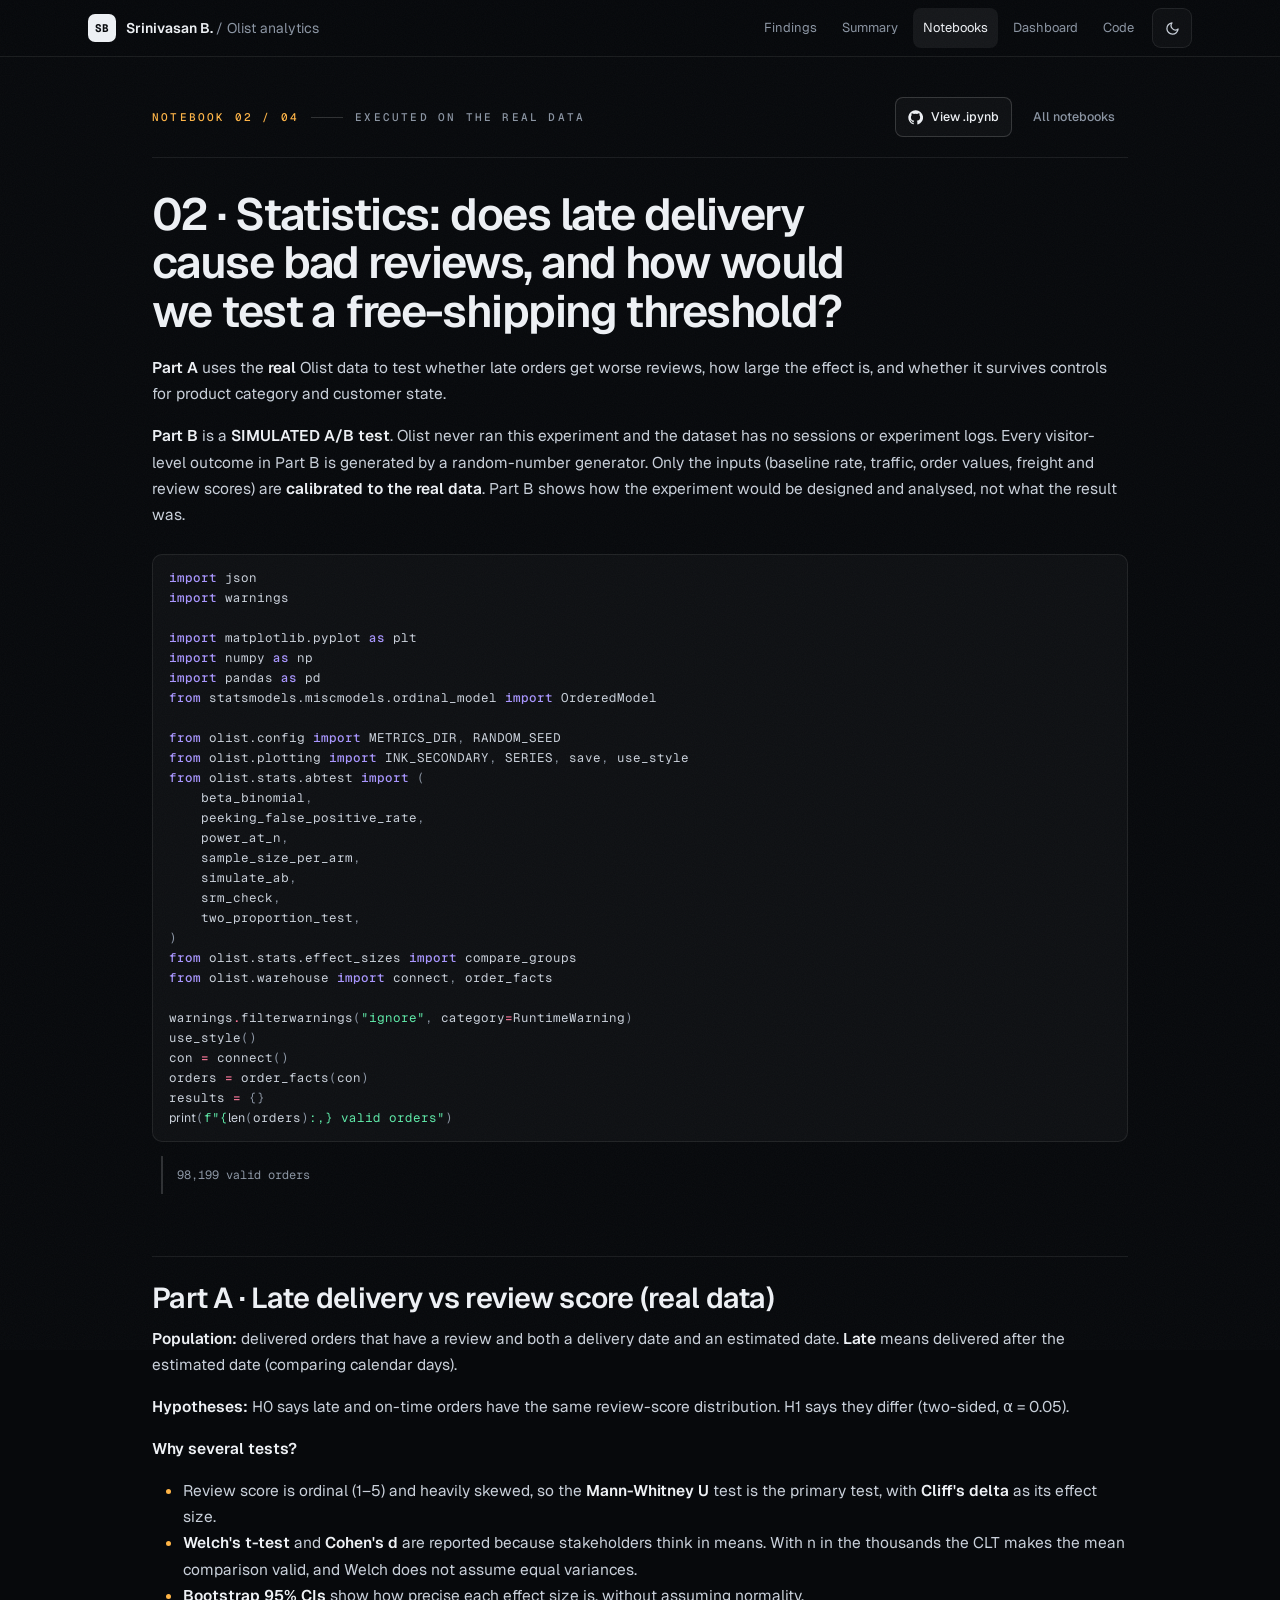
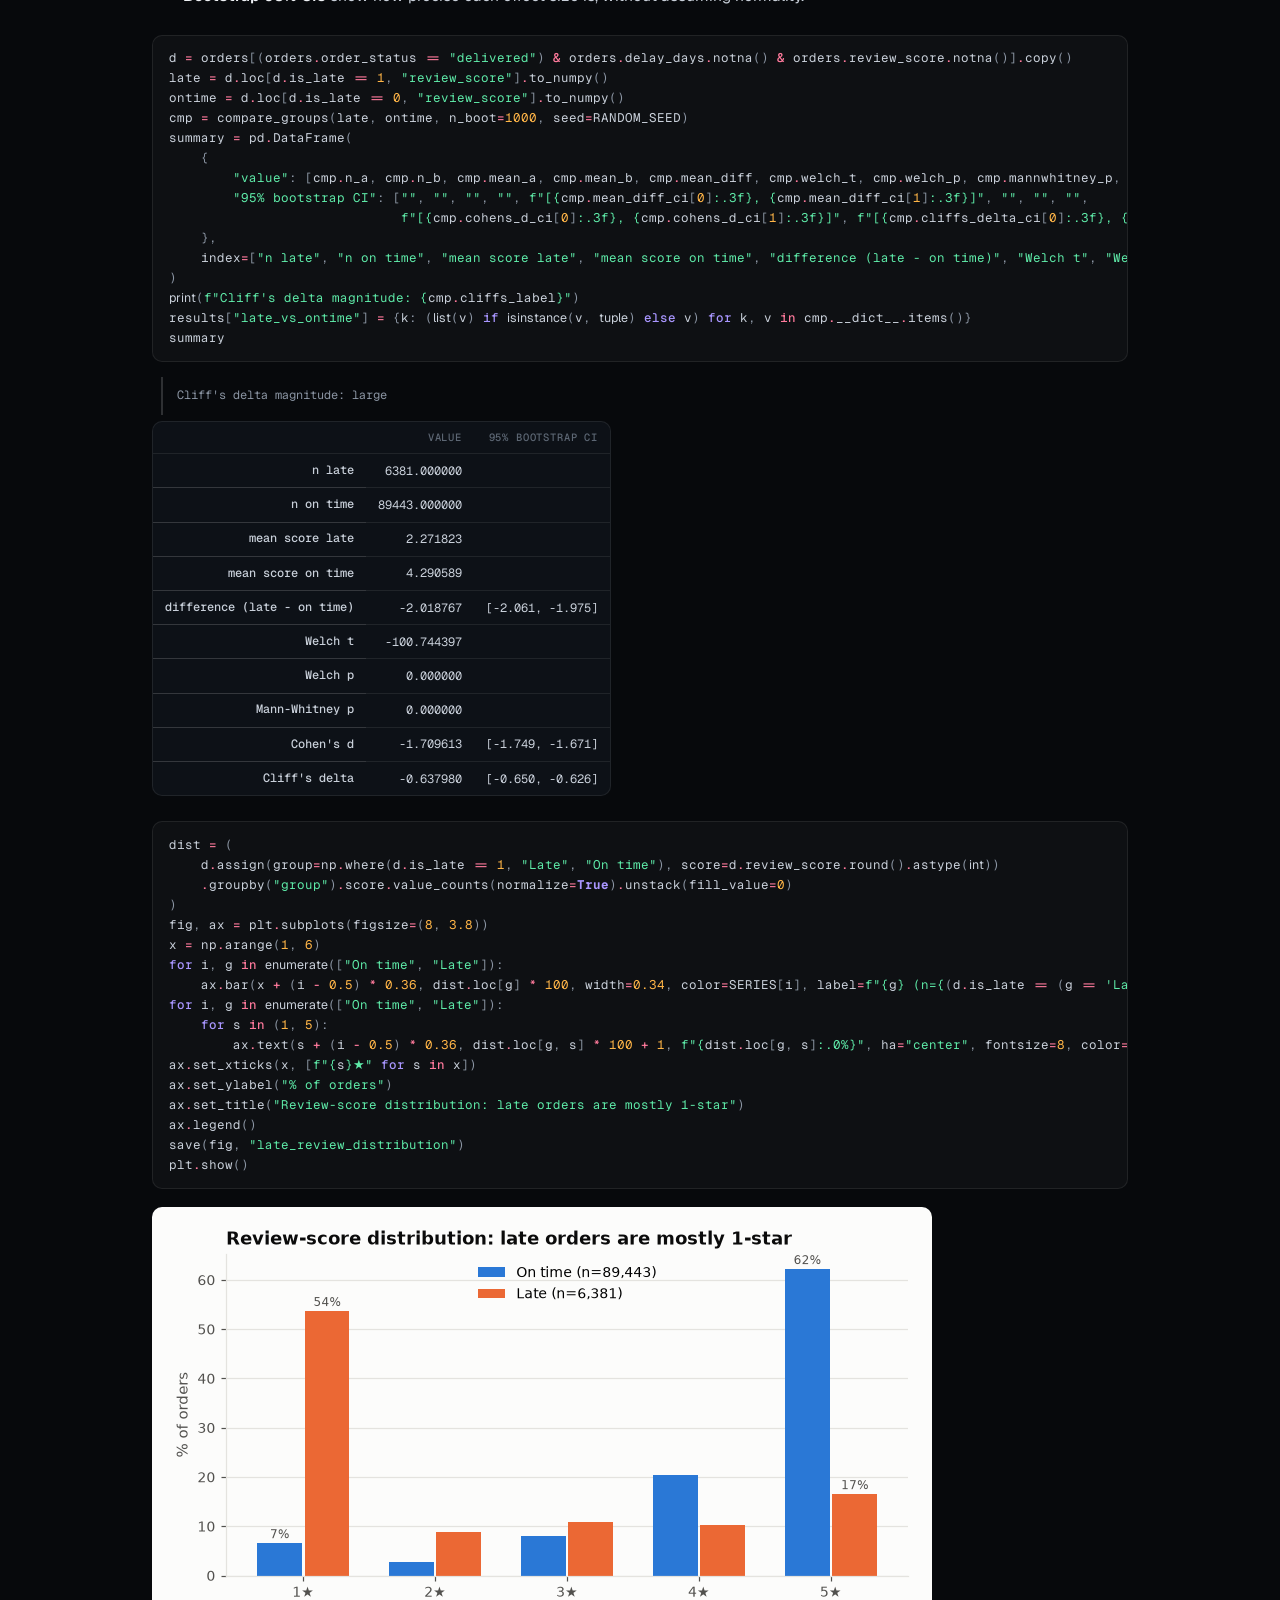
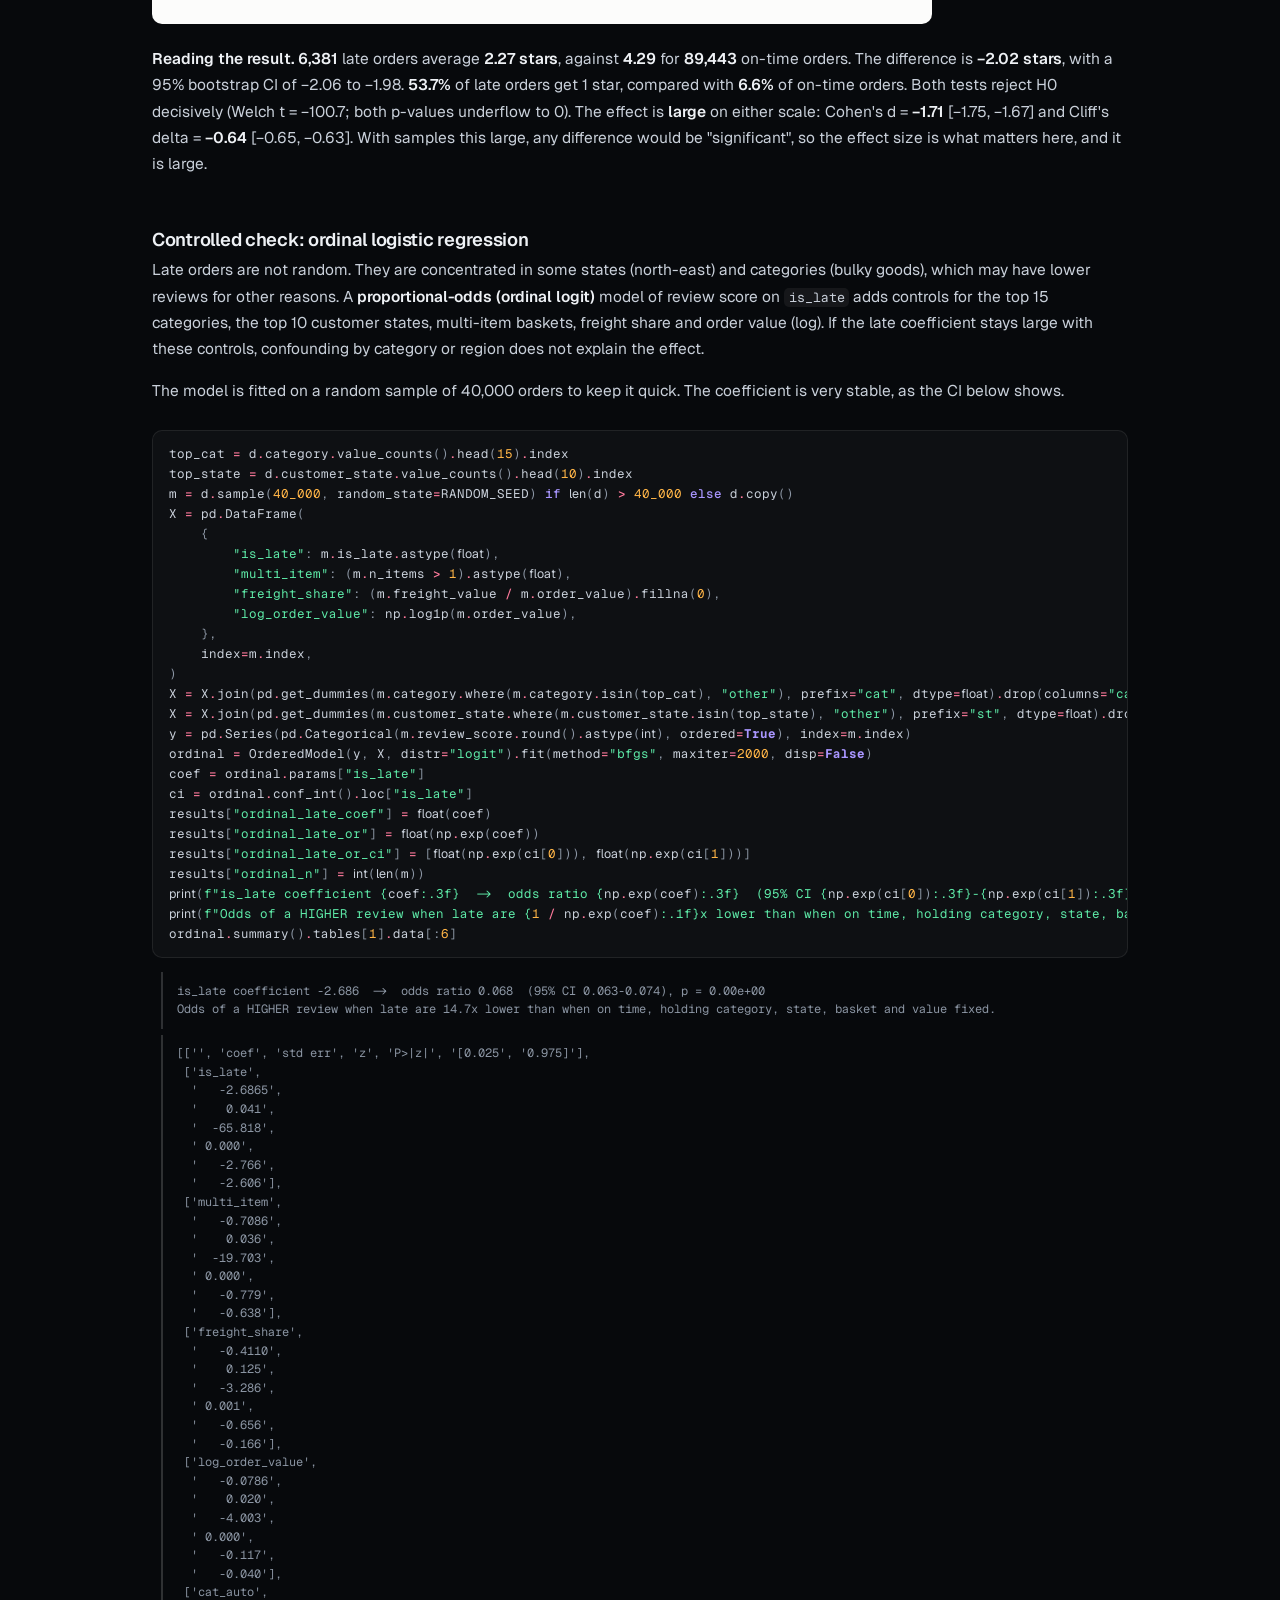
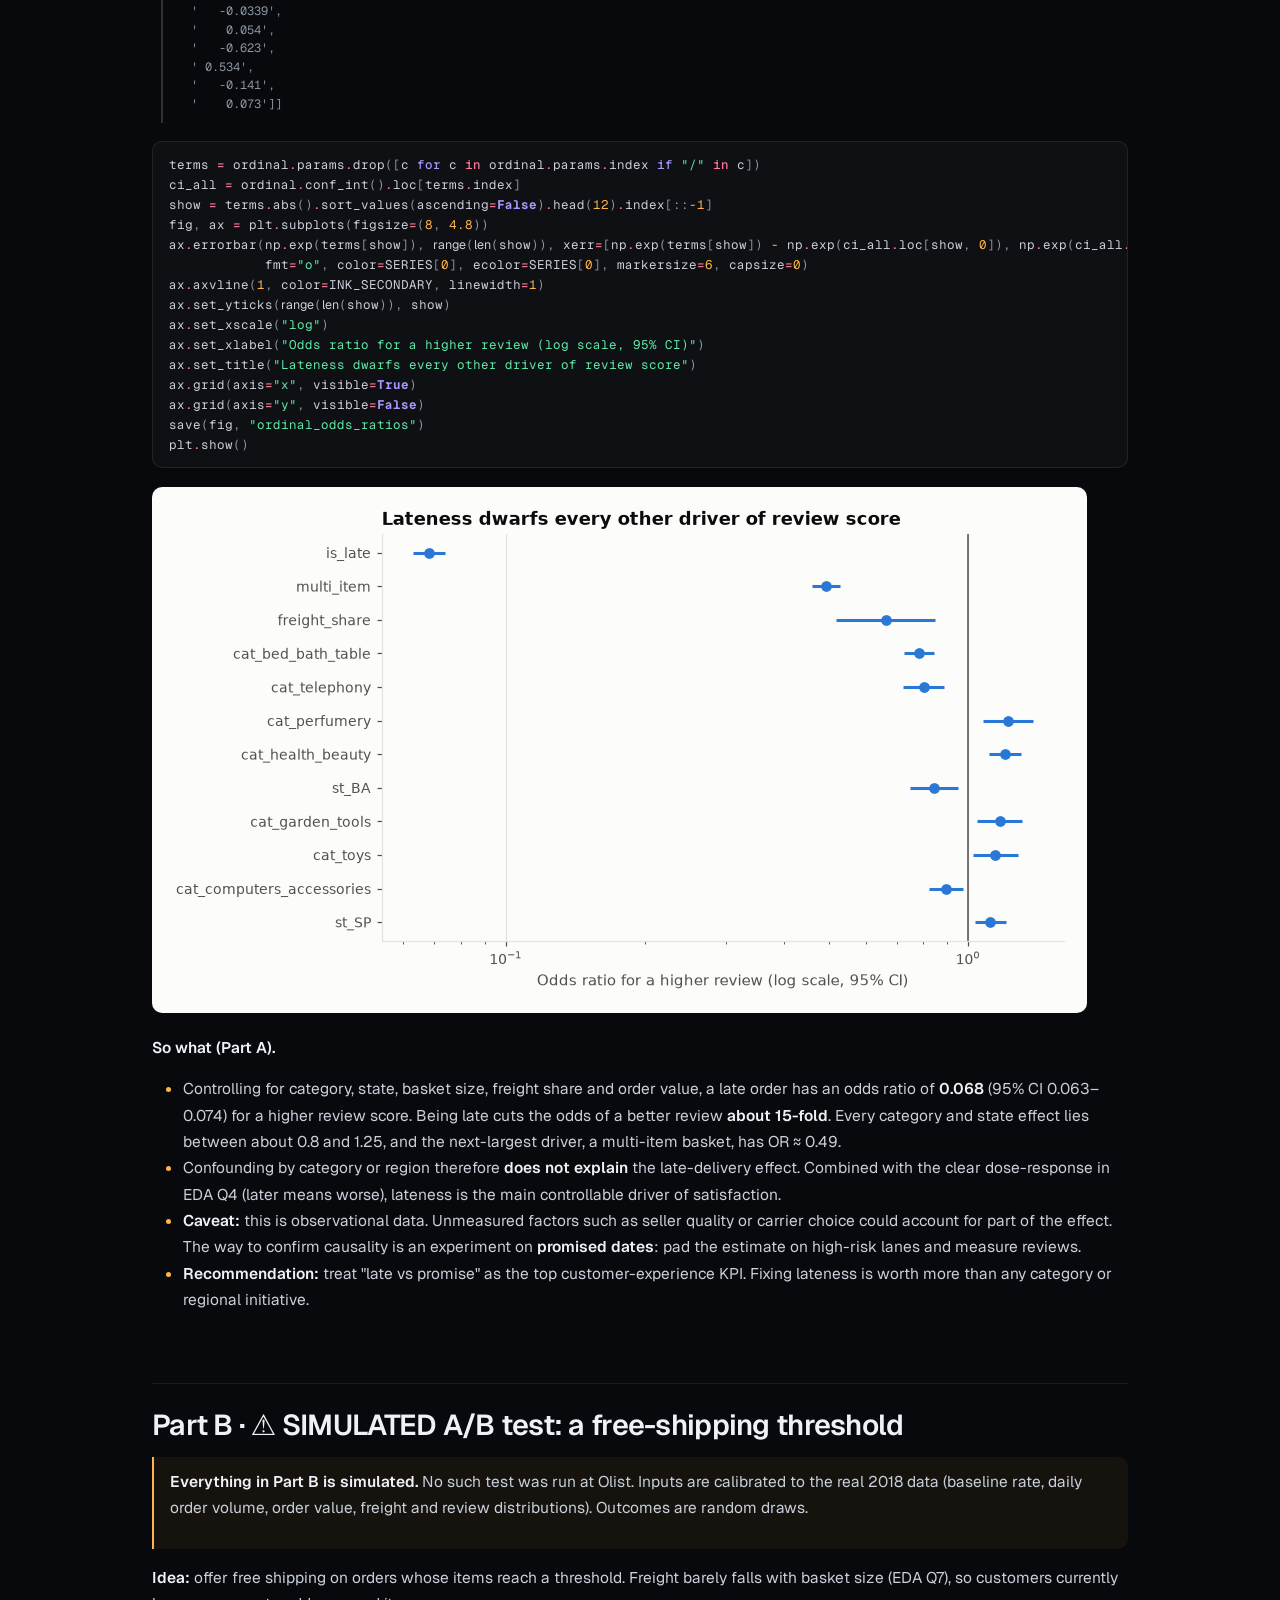
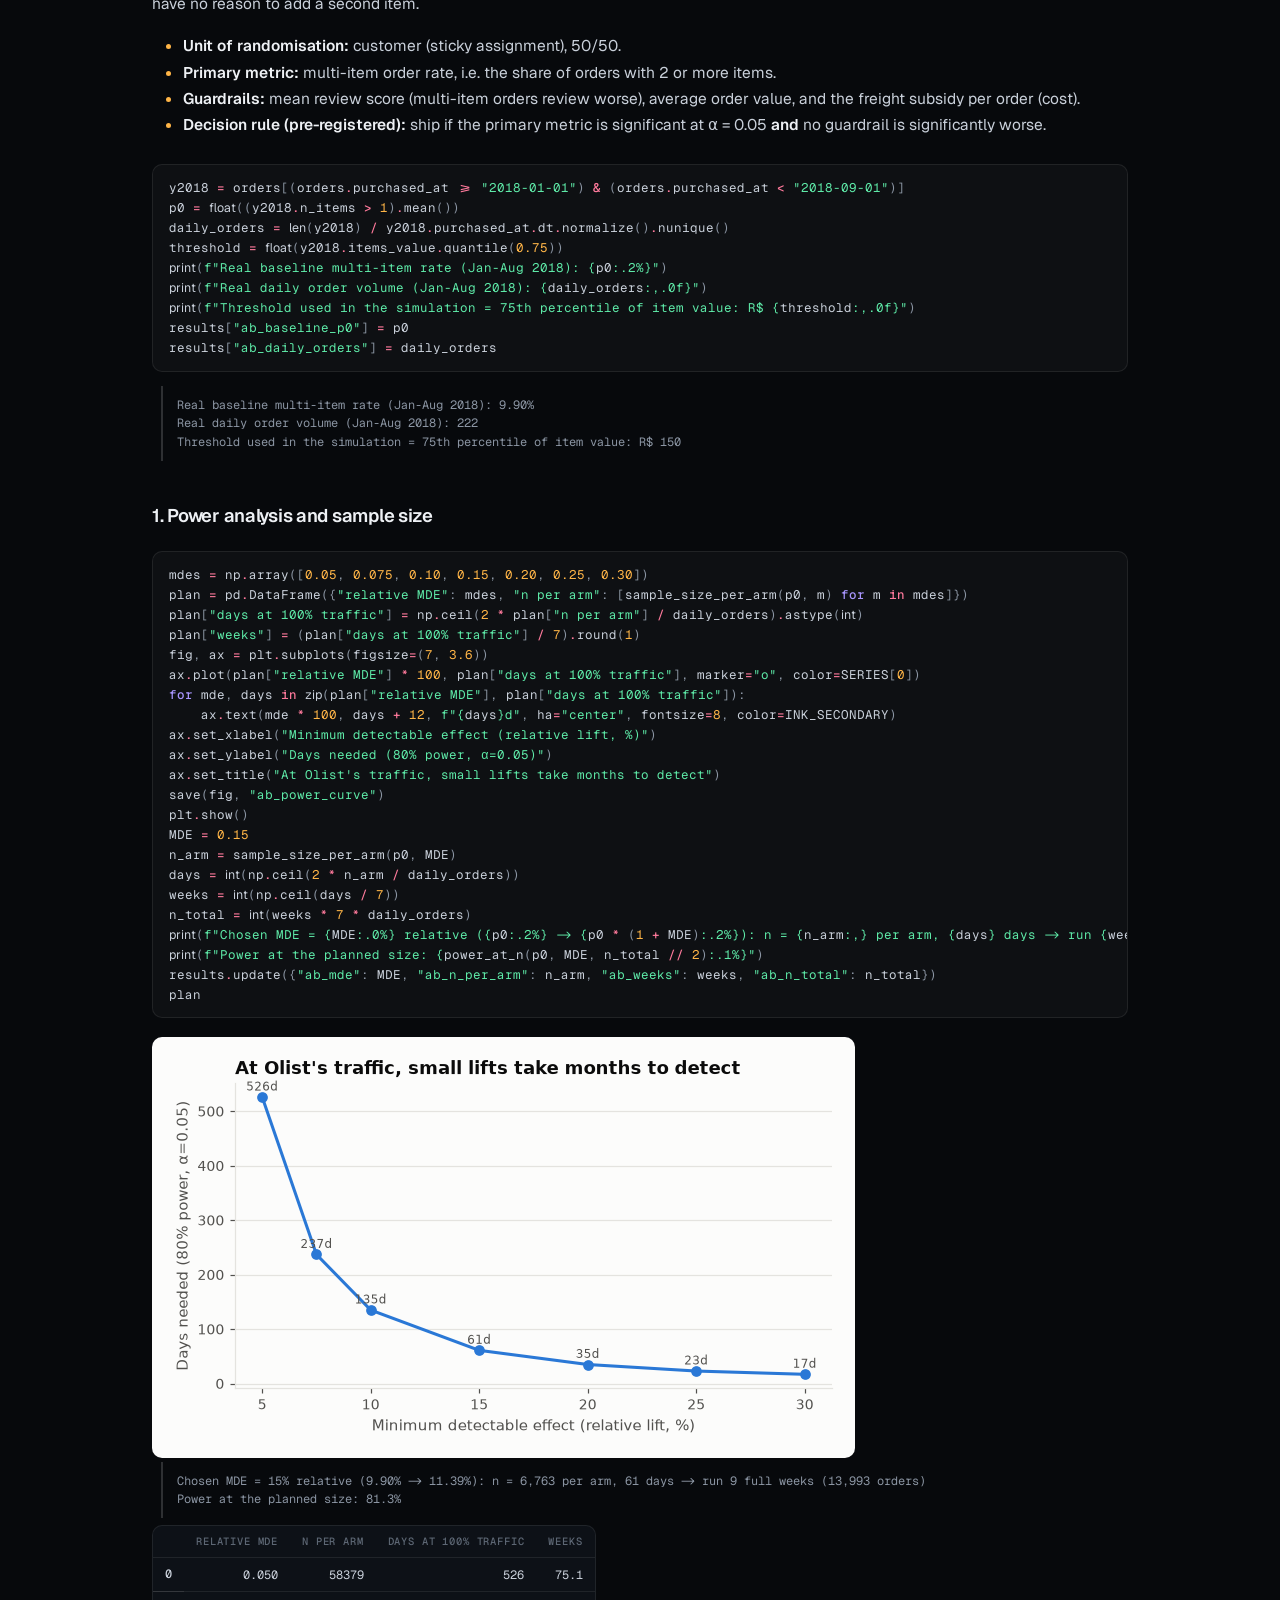
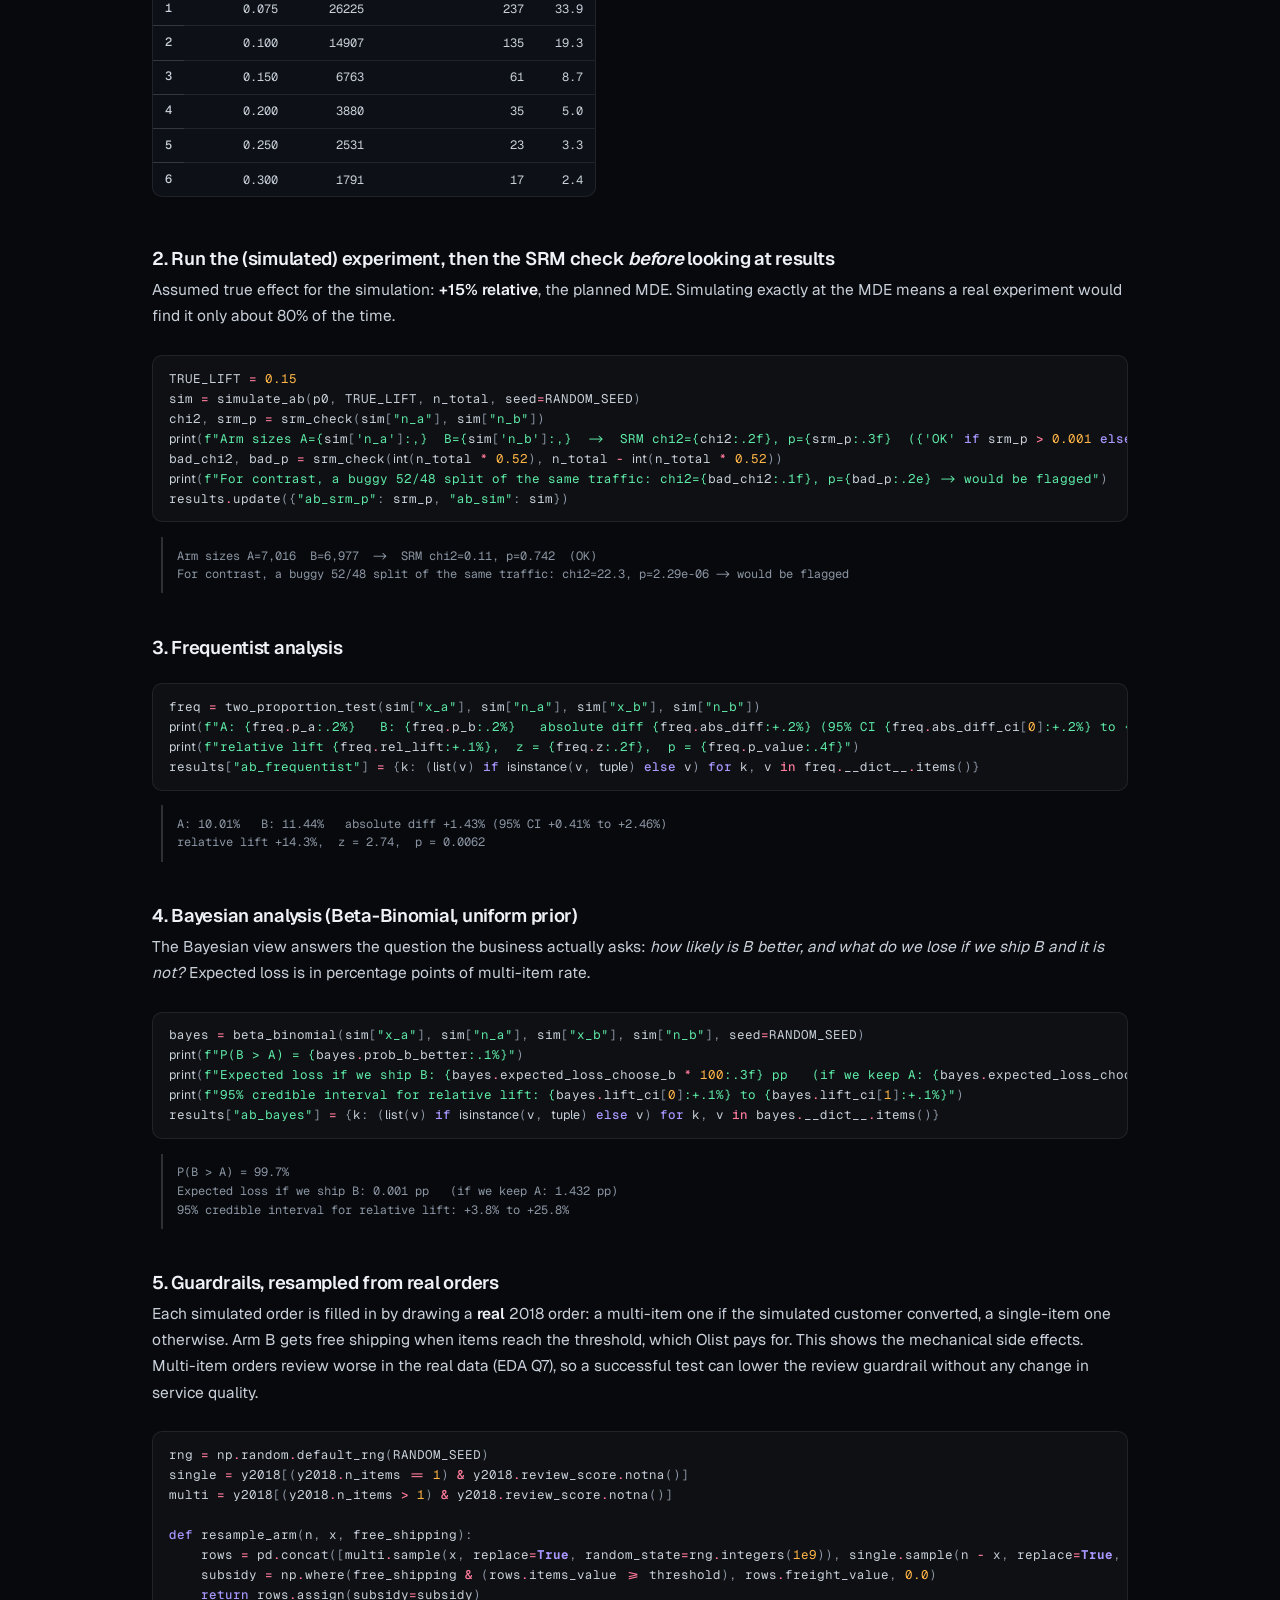
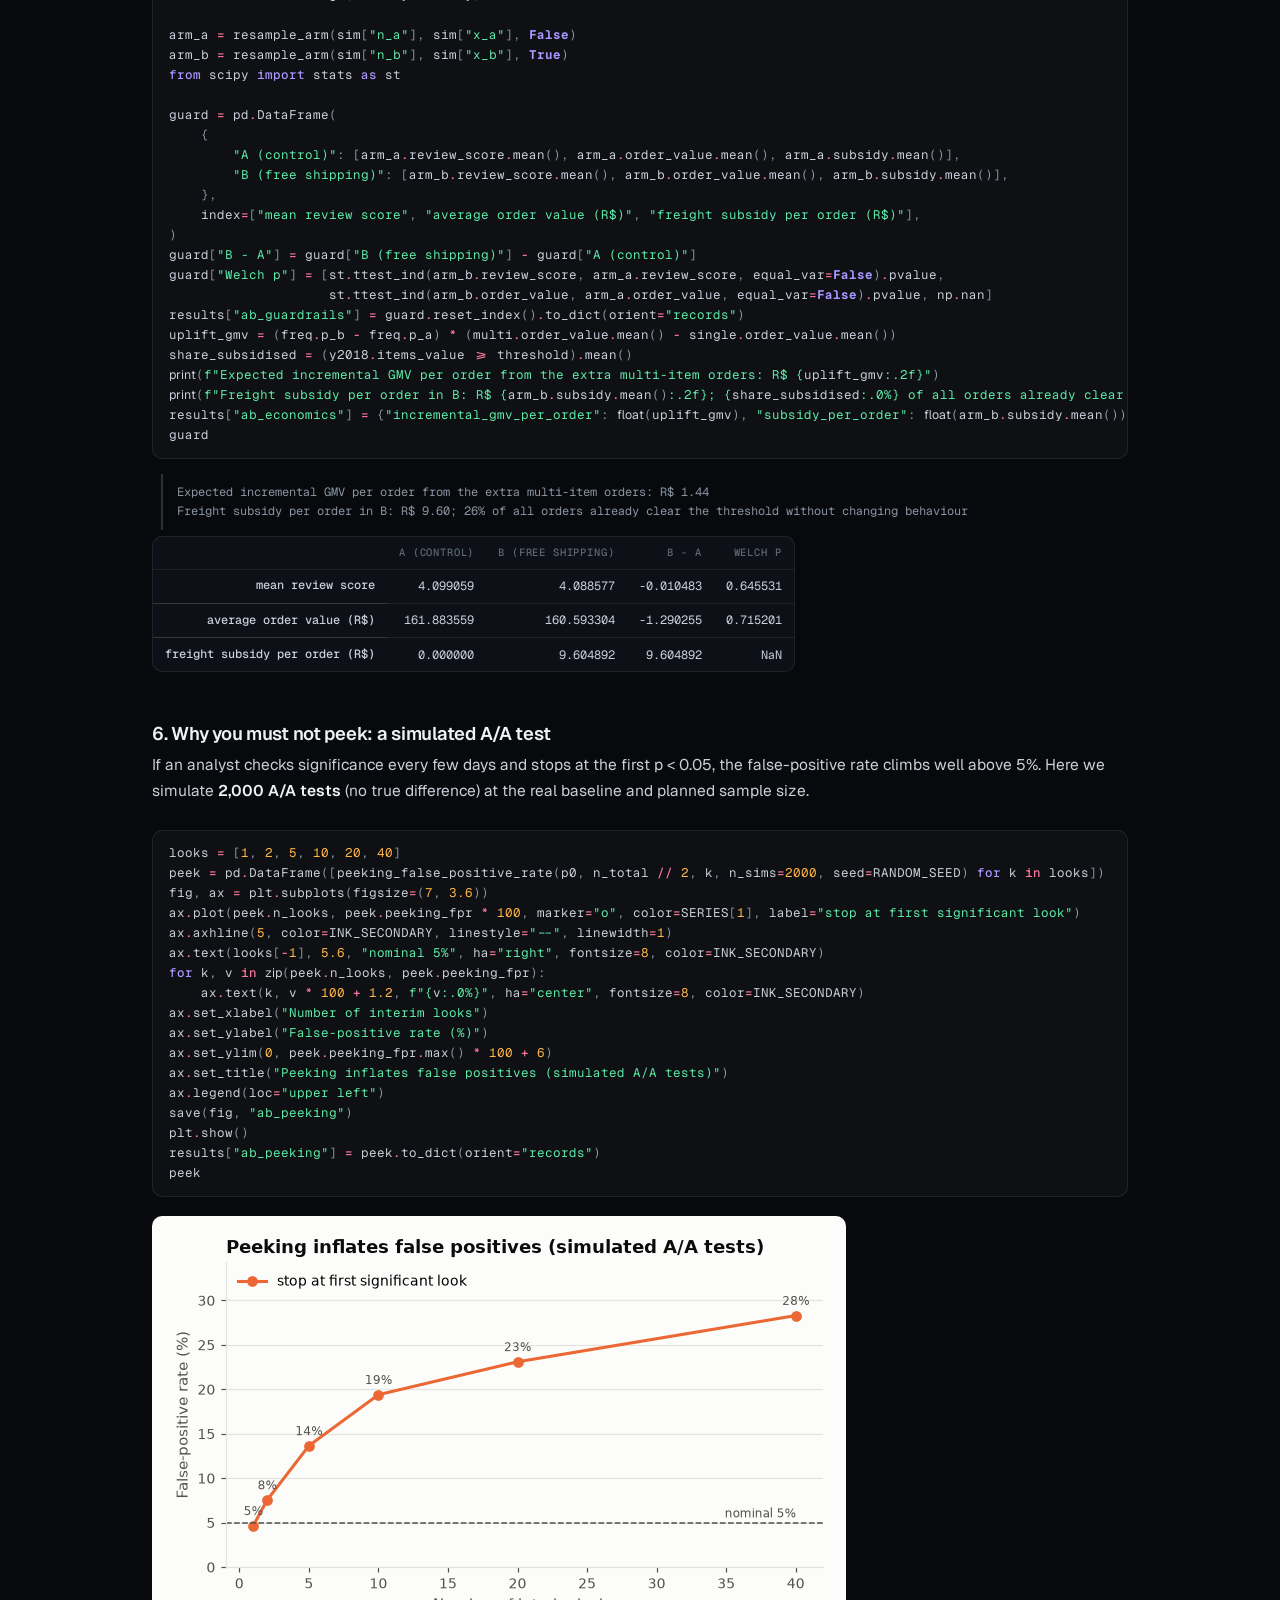
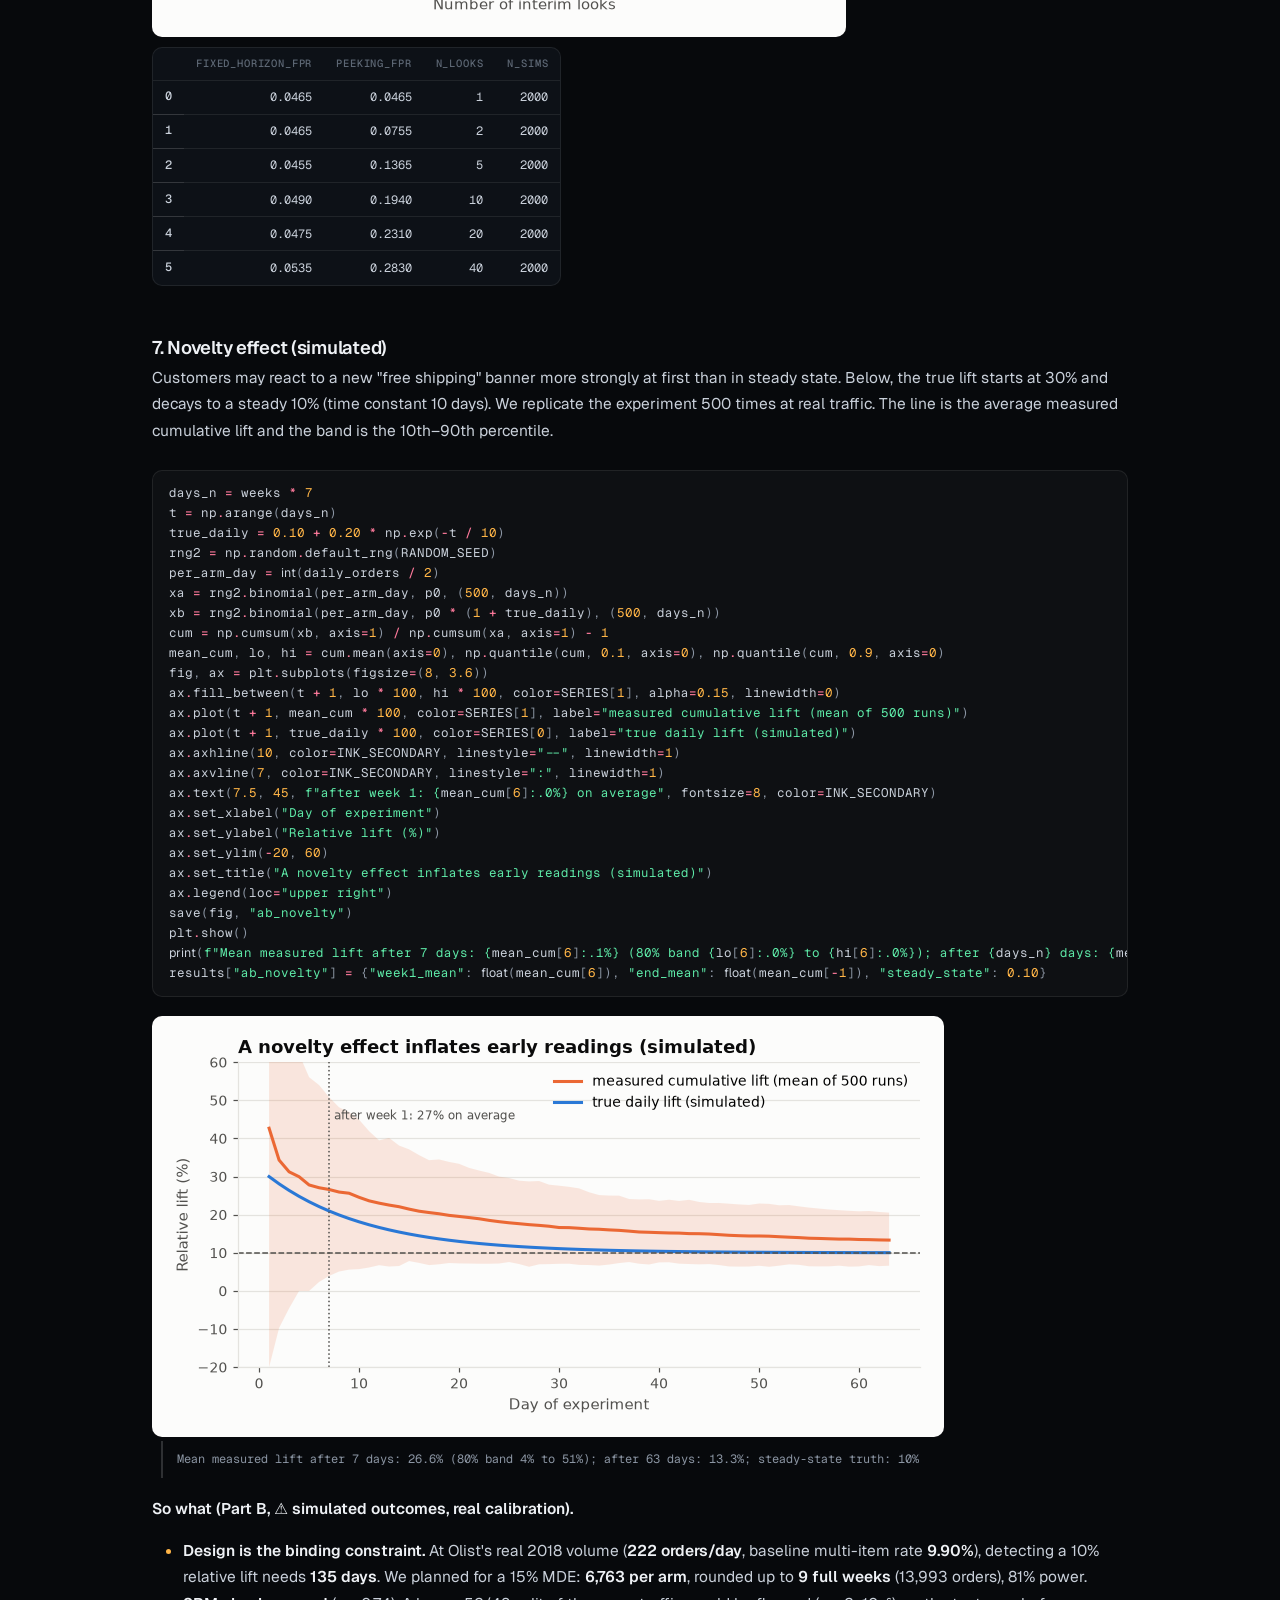
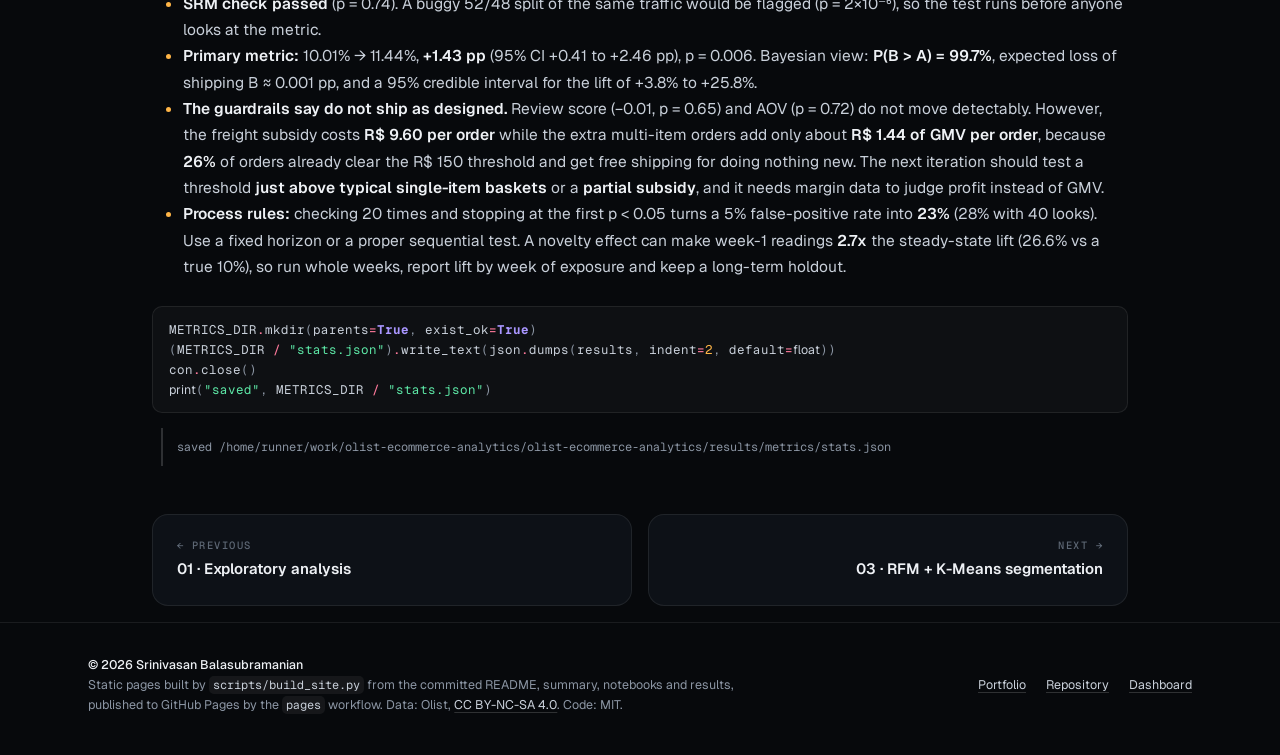
<file: notebooks/02_stats.html>
<!doctype html>
<html lang="en" class="no-js" data-theme="dark">
<head>
<meta charset="utf-8">
<meta name="viewport" content="width=device-width, initial-scale=1">
<script>(function(){try{var t=localStorage.getItem('theme');document.documentElement.dataset.theme=(t==='light'||t==='dark')?t:'dark';}catch(e){document.documentElement.dataset.theme='dark';}document.documentElement.classList.remove('no-js');})();</script>
<title>02 · Statistics and the simulated A/B test · Olist analytics</title>
<meta name="description" content="Executed notebook: 02 · Statistics and the simulated A/B test.">
<meta name="color-scheme" content="dark light">
<link rel="preconnect" href="https://fonts.googleapis.com">
<link rel="preconnect" href="https://fonts.gstatic.com" crossorigin>
<link href="https://fonts.googleapis.com/css2?family=Geist:wght@300..700&family=Geist+Mono:wght@400..600&family=Instrument+Serif:ital@0;1&display=swap" rel="stylesheet">
<link rel="stylesheet" href="nbconvert.css">
<link rel="stylesheet" href="../sb-kit.css">
<link rel="stylesheet" href="../site.css">
<script src="../sb-kit.js" defer></script>
</head>
<body class="sb-grain">
<div class="sb-backdrop" aria-hidden="true"></div>
<a class="skip-link" href="#main">Skip to content</a>
<header class="sb-nav">
  <div class="sb-container sb-nav__inner">
    <a class="sb-brand" href="https://srini2k03.github.io/"><span class="sb-brand__mark">SB</span>
      <span><span class="brand-name">Srinivasan B. </span><span class="sb-brand__sub"><span class="brand-slash">/ </span>Olist analytics</span></span></a>
    <nav class="sb-nav__links" aria-label="Site">
      <a class="sb-nav__link sb-nav__link--hide-sm" href="../index.html#findings">Findings</a><a class="sb-nav__link sb-nav__link--hide-sm" href="../executive_summary.html">Summary</a><a class="sb-nav__link sb-nav__link--hide-sm" href="../index.html#notebooks" aria-current=page>Notebooks</a><a class="sb-nav__link sb-nav__link--hide-sm" href="../app/">Dashboard</a>
      <a class="sb-nav__link" href="https://github.com/srini2k03/olist-ecommerce-analytics">Code</a>
      <button class="sb-icon-btn theme-btn" type="button" data-theme-toggle aria-label="Switch to light theme" aria-pressed="true"><svg class="icon-sun" width="15" height="15" viewBox="0 0 24 24" fill="none" stroke="currentColor" stroke-width="2" stroke-linecap="round" aria-hidden="true"><circle cx="12" cy="12" r="4"/><path d="M12 2v2M12 20v2M4.9 4.9l1.4 1.4M17.7 17.7l1.4 1.4M2 12h2M20 12h2M4.9 19.1l1.4-1.4M17.7 6.3l1.4-1.4"/></svg><svg class="icon-moon" width="15" height="15" viewBox="0 0 24 24" fill="none" stroke="currentColor" stroke-width="2" stroke-linecap="round" stroke-linejoin="round" aria-hidden="true"><path d="M21 12.8A9 9 0 1 1 11.2 3a7 7 0 0 0 9.8 9.8Z"/></svg></button>
    </nav>
  </div>
</header>
<main id="main">

<div class="sb-container nb-shell">
  <div class="nb-bar">
    <p class="sb-kicker"><span class="sb-kicker__index">Notebook 02 / 04</span><span class="sb-kicker__rule"></span>Executed on the real data</p>
    <p class="nb-bar__links">
      <a class="sb-btn sb-btn--sm" href="https://github.com/srini2k03/olist-ecommerce-analytics/blob/main/notebooks/02_stats.ipynb"><svg width="15" height="15" viewBox="0 0 24 24" fill="currentColor" aria-hidden="true"><path d="M12 .5a11.5 11.5 0 0 0-3.64 22.41c.58.1.79-.25.79-.56v-2c-3.2.7-3.88-1.37-3.88-1.37-.52-1.33-1.28-1.69-1.28-1.69-1.05-.72.08-.7.08-.7 1.16.08 1.77 1.19 1.77 1.19 1.03 1.77 2.7 1.26 3.36.96.1-.75.4-1.26.73-1.55-2.55-.29-5.24-1.28-5.24-5.69 0-1.26.45-2.29 1.19-3.1-.12-.29-.52-1.46.11-3.05 0 0 .97-.31 3.17 1.18a11 11 0 0 1 5.77 0c2.2-1.49 3.17-1.18 3.17-1.18.63 1.59.23 2.76.11 3.05.74.81 1.19 1.84 1.19 3.1 0 4.42-2.69 5.39-5.25 5.68.41.36.78 1.06.78 2.14v3.17c0 .31.21.67.8.56A11.5 11.5 0 0 0 12 .5Z"/></svg>
        View .ipynb</a>
      <a class="sb-btn sb-btn--sm sb-btn--ghost" href="../index.html#notebooks">All notebooks</a>
    </p>
  </div>
  <article class="nb jp-Notebook" aria-label="02 · Statistics and the simulated A/B test">
<div class="jp-Cell jp-MarkdownCell jp-Notebook-cell" id="cell-id=a586f829">
<div class="jp-Cell-inputWrapper" tabindex="0">
<div class="jp-Collapser jp-InputCollapser jp-Cell-inputCollapser">
</div>
<div class="jp-InputArea jp-Cell-inputArea"><div class="jp-InputPrompt jp-InputArea-prompt">
</div><div class="jp-RenderedHTMLCommon jp-RenderedMarkdown jp-MarkdownOutput" data-mime-type="text/markdown">
<h1 id="02-%C2%B7-Statistics:-does-late-delivery-cause-bad-reviews,-and-how-would-we-test-a-free-shipping-threshold?">02 · Statistics: does late delivery cause bad reviews, and how would we test a free-shipping threshold?<a class="anchor-link" href="#02-%C2%B7-Statistics:-does-late-delivery-cause-bad-reviews,-and-how-would-we-test-a-free-shipping-threshold?">¶</a></h1><p><strong>Part A</strong> uses the <strong>real</strong> Olist data to test whether late orders get worse reviews, how large the effect is, and whether it survives controls for product category and customer state.</p>
<p><strong>Part B</strong> is a <strong>SIMULATED A/B test</strong>. Olist never ran this experiment and the dataset has no sessions or experiment logs. Every visitor-level outcome in Part B is generated by a random-number generator. Only the inputs (baseline rate, traffic, order values, freight and review scores) are <strong>calibrated to the real data</strong>. Part B shows how the experiment would be designed and analysed, not what the result was.</p>
</div>
</div>
</div>
</div><div class="jp-Cell jp-CodeCell jp-Notebook-cell" id="cell-id=9fc4eb13">
<div class="jp-Cell-inputWrapper" tabindex="0">
<div class="jp-Collapser jp-InputCollapser jp-Cell-inputCollapser">
</div>
<div class="jp-InputArea jp-Cell-inputArea">
<div class="jp-InputPrompt jp-InputArea-prompt">In [1]:</div>
<div class="jp-CodeMirrorEditor jp-Editor jp-InputArea-editor" data-type="inline">
<div class="cm-editor cm-s-jupyter">
<div class="highlight hl-ipython3"><pre><span></span><span class="kn">import</span><span class="w"> </span><span class="nn">json</span>
<span class="kn">import</span><span class="w"> </span><span class="nn">warnings</span>

<span class="kn">import</span><span class="w"> </span><span class="nn">matplotlib.pyplot</span><span class="w"> </span><span class="k">as</span><span class="w"> </span><span class="nn">plt</span>
<span class="kn">import</span><span class="w"> </span><span class="nn">numpy</span><span class="w"> </span><span class="k">as</span><span class="w"> </span><span class="nn">np</span>
<span class="kn">import</span><span class="w"> </span><span class="nn">pandas</span><span class="w"> </span><span class="k">as</span><span class="w"> </span><span class="nn">pd</span>
<span class="kn">from</span><span class="w"> </span><span class="nn">statsmodels.miscmodels.ordinal_model</span><span class="w"> </span><span class="kn">import</span> <span class="n">OrderedModel</span>

<span class="kn">from</span><span class="w"> </span><span class="nn">olist.config</span><span class="w"> </span><span class="kn">import</span> <span class="n">METRICS_DIR</span><span class="p">,</span> <span class="n">RANDOM_SEED</span>
<span class="kn">from</span><span class="w"> </span><span class="nn">olist.plotting</span><span class="w"> </span><span class="kn">import</span> <span class="n">INK_SECONDARY</span><span class="p">,</span> <span class="n">SERIES</span><span class="p">,</span> <span class="n">save</span><span class="p">,</span> <span class="n">use_style</span>
<span class="kn">from</span><span class="w"> </span><span class="nn">olist.stats.abtest</span><span class="w"> </span><span class="kn">import</span> <span class="p">(</span>
    <span class="n">beta_binomial</span><span class="p">,</span>
    <span class="n">peeking_false_positive_rate</span><span class="p">,</span>
    <span class="n">power_at_n</span><span class="p">,</span>
    <span class="n">sample_size_per_arm</span><span class="p">,</span>
    <span class="n">simulate_ab</span><span class="p">,</span>
    <span class="n">srm_check</span><span class="p">,</span>
    <span class="n">two_proportion_test</span><span class="p">,</span>
<span class="p">)</span>
<span class="kn">from</span><span class="w"> </span><span class="nn">olist.stats.effect_sizes</span><span class="w"> </span><span class="kn">import</span> <span class="n">compare_groups</span>
<span class="kn">from</span><span class="w"> </span><span class="nn">olist.warehouse</span><span class="w"> </span><span class="kn">import</span> <span class="n">connect</span><span class="p">,</span> <span class="n">order_facts</span>

<span class="n">warnings</span><span class="o">.</span><span class="n">filterwarnings</span><span class="p">(</span><span class="s2">"ignore"</span><span class="p">,</span> <span class="n">category</span><span class="o">=</span><span class="ne">RuntimeWarning</span><span class="p">)</span>
<span class="n">use_style</span><span class="p">()</span>
<span class="n">con</span> <span class="o">=</span> <span class="n">connect</span><span class="p">()</span>
<span class="n">orders</span> <span class="o">=</span> <span class="n">order_facts</span><span class="p">(</span><span class="n">con</span><span class="p">)</span>
<span class="n">results</span> <span class="o">=</span> <span class="p">{}</span>
<span class="nb">print</span><span class="p">(</span><span class="sa">f</span><span class="s2">"</span><span class="si">{</span><span class="nb">len</span><span class="p">(</span><span class="n">orders</span><span class="p">)</span><span class="si">:</span><span class="s2">,</span><span class="si">}</span><span class="s2"> valid orders"</span><span class="p">)</span>
</pre></div>
</div>
</div>
</div>
</div>
<div class="jp-Cell-outputWrapper">
<div class="jp-Collapser jp-OutputCollapser jp-Cell-outputCollapser">
</div>
<div class="jp-OutputArea jp-Cell-outputArea">
<div class="jp-OutputArea-child">
<div class="jp-OutputPrompt jp-OutputArea-prompt"></div>
<div class="jp-RenderedText jp-OutputArea-output" data-mime-type="text/plain" tabindex="0">
<pre>98,199 valid orders
</pre>
</div>
</div>
</div>
</div>
</div>
<div class="jp-Cell jp-MarkdownCell jp-Notebook-cell" id="cell-id=08151636">
<div class="jp-Cell-inputWrapper" tabindex="0">
<div class="jp-Collapser jp-InputCollapser jp-Cell-inputCollapser">
</div>
<div class="jp-InputArea jp-Cell-inputArea"><div class="jp-InputPrompt jp-InputArea-prompt">
</div><div class="jp-RenderedHTMLCommon jp-RenderedMarkdown jp-MarkdownOutput" data-mime-type="text/markdown">
<h2 id="Part-A-%C2%B7-Late-delivery-vs-review-score-(real-data)">Part A · Late delivery vs review score (real data)<a class="anchor-link" href="#Part-A-%C2%B7-Late-delivery-vs-review-score-(real-data)">¶</a></h2><p><strong>Population:</strong> delivered orders that have a review and both a delivery date and an estimated date. <strong>Late</strong> means delivered after the estimated date (comparing calendar days).</p>
<p><strong>Hypotheses:</strong> H0 says late and on-time orders have the same review-score distribution. H1 says they differ (two-sided, α = 0.05).</p>
<p><strong>Why several tests?</strong></p>
<ul>
<li>Review score is ordinal (1–5) and heavily skewed, so the <strong>Mann-Whitney U</strong> test is the primary test, with <strong>Cliff's delta</strong> as its effect size.</li>
<li><strong>Welch's t-test</strong> and <strong>Cohen's d</strong> are reported because stakeholders think in means. With n in the thousands the CLT makes the mean comparison valid, and Welch does not assume equal variances.</li>
<li><strong>Bootstrap 95% CIs</strong> show how precise each effect size is, without assuming normality.</li>
</ul>
</div>
</div>
</div>
</div><div class="jp-Cell jp-CodeCell jp-Notebook-cell" id="cell-id=56f6d7a0">
<div class="jp-Cell-inputWrapper" tabindex="0">
<div class="jp-Collapser jp-InputCollapser jp-Cell-inputCollapser">
</div>
<div class="jp-InputArea jp-Cell-inputArea">
<div class="jp-InputPrompt jp-InputArea-prompt">In [2]:</div>
<div class="jp-CodeMirrorEditor jp-Editor jp-InputArea-editor" data-type="inline">
<div class="cm-editor cm-s-jupyter">
<div class="highlight hl-ipython3"><pre><span></span><span class="n">d</span> <span class="o">=</span> <span class="n">orders</span><span class="p">[(</span><span class="n">orders</span><span class="o">.</span><span class="n">order_status</span> <span class="o">==</span> <span class="s2">"delivered"</span><span class="p">)</span> <span class="o">&amp;</span> <span class="n">orders</span><span class="o">.</span><span class="n">delay_days</span><span class="o">.</span><span class="n">notna</span><span class="p">()</span> <span class="o">&amp;</span> <span class="n">orders</span><span class="o">.</span><span class="n">review_score</span><span class="o">.</span><span class="n">notna</span><span class="p">()]</span><span class="o">.</span><span class="n">copy</span><span class="p">()</span>
<span class="n">late</span> <span class="o">=</span> <span class="n">d</span><span class="o">.</span><span class="n">loc</span><span class="p">[</span><span class="n">d</span><span class="o">.</span><span class="n">is_late</span> <span class="o">==</span> <span class="mi">1</span><span class="p">,</span> <span class="s2">"review_score"</span><span class="p">]</span><span class="o">.</span><span class="n">to_numpy</span><span class="p">()</span>
<span class="n">ontime</span> <span class="o">=</span> <span class="n">d</span><span class="o">.</span><span class="n">loc</span><span class="p">[</span><span class="n">d</span><span class="o">.</span><span class="n">is_late</span> <span class="o">==</span> <span class="mi">0</span><span class="p">,</span> <span class="s2">"review_score"</span><span class="p">]</span><span class="o">.</span><span class="n">to_numpy</span><span class="p">()</span>
<span class="n">cmp</span> <span class="o">=</span> <span class="n">compare_groups</span><span class="p">(</span><span class="n">late</span><span class="p">,</span> <span class="n">ontime</span><span class="p">,</span> <span class="n">n_boot</span><span class="o">=</span><span class="mi">1000</span><span class="p">,</span> <span class="n">seed</span><span class="o">=</span><span class="n">RANDOM_SEED</span><span class="p">)</span>
<span class="n">summary</span> <span class="o">=</span> <span class="n">pd</span><span class="o">.</span><span class="n">DataFrame</span><span class="p">(</span>
    <span class="p">{</span>
        <span class="s2">"value"</span><span class="p">:</span> <span class="p">[</span><span class="n">cmp</span><span class="o">.</span><span class="n">n_a</span><span class="p">,</span> <span class="n">cmp</span><span class="o">.</span><span class="n">n_b</span><span class="p">,</span> <span class="n">cmp</span><span class="o">.</span><span class="n">mean_a</span><span class="p">,</span> <span class="n">cmp</span><span class="o">.</span><span class="n">mean_b</span><span class="p">,</span> <span class="n">cmp</span><span class="o">.</span><span class="n">mean_diff</span><span class="p">,</span> <span class="n">cmp</span><span class="o">.</span><span class="n">welch_t</span><span class="p">,</span> <span class="n">cmp</span><span class="o">.</span><span class="n">welch_p</span><span class="p">,</span> <span class="n">cmp</span><span class="o">.</span><span class="n">mannwhitney_p</span><span class="p">,</span> <span class="n">cmp</span><span class="o">.</span><span class="n">cohens_d</span><span class="p">,</span> <span class="n">cmp</span><span class="o">.</span><span class="n">cliffs_delta</span><span class="p">],</span>
        <span class="s2">"95% bootstrap CI"</span><span class="p">:</span> <span class="p">[</span><span class="s2">""</span><span class="p">,</span> <span class="s2">""</span><span class="p">,</span> <span class="s2">""</span><span class="p">,</span> <span class="s2">""</span><span class="p">,</span> <span class="sa">f</span><span class="s2">"[</span><span class="si">{</span><span class="n">cmp</span><span class="o">.</span><span class="n">mean_diff_ci</span><span class="p">[</span><span class="mi">0</span><span class="p">]</span><span class="si">:</span><span class="s2">.3f</span><span class="si">}</span><span class="s2">, </span><span class="si">{</span><span class="n">cmp</span><span class="o">.</span><span class="n">mean_diff_ci</span><span class="p">[</span><span class="mi">1</span><span class="p">]</span><span class="si">:</span><span class="s2">.3f</span><span class="si">}</span><span class="s2">]"</span><span class="p">,</span> <span class="s2">""</span><span class="p">,</span> <span class="s2">""</span><span class="p">,</span> <span class="s2">""</span><span class="p">,</span>
                             <span class="sa">f</span><span class="s2">"[</span><span class="si">{</span><span class="n">cmp</span><span class="o">.</span><span class="n">cohens_d_ci</span><span class="p">[</span><span class="mi">0</span><span class="p">]</span><span class="si">:</span><span class="s2">.3f</span><span class="si">}</span><span class="s2">, </span><span class="si">{</span><span class="n">cmp</span><span class="o">.</span><span class="n">cohens_d_ci</span><span class="p">[</span><span class="mi">1</span><span class="p">]</span><span class="si">:</span><span class="s2">.3f</span><span class="si">}</span><span class="s2">]"</span><span class="p">,</span> <span class="sa">f</span><span class="s2">"[</span><span class="si">{</span><span class="n">cmp</span><span class="o">.</span><span class="n">cliffs_delta_ci</span><span class="p">[</span><span class="mi">0</span><span class="p">]</span><span class="si">:</span><span class="s2">.3f</span><span class="si">}</span><span class="s2">, </span><span class="si">{</span><span class="n">cmp</span><span class="o">.</span><span class="n">cliffs_delta_ci</span><span class="p">[</span><span class="mi">1</span><span class="p">]</span><span class="si">:</span><span class="s2">.3f</span><span class="si">}</span><span class="s2">]"</span><span class="p">],</span>
    <span class="p">},</span>
    <span class="n">index</span><span class="o">=</span><span class="p">[</span><span class="s2">"n late"</span><span class="p">,</span> <span class="s2">"n on time"</span><span class="p">,</span> <span class="s2">"mean score late"</span><span class="p">,</span> <span class="s2">"mean score on time"</span><span class="p">,</span> <span class="s2">"difference (late - on time)"</span><span class="p">,</span> <span class="s2">"Welch t"</span><span class="p">,</span> <span class="s2">"Welch p"</span><span class="p">,</span> <span class="s2">"Mann-Whitney p"</span><span class="p">,</span> <span class="s2">"Cohen's d"</span><span class="p">,</span> <span class="s2">"Cliff's delta"</span><span class="p">],</span>
<span class="p">)</span>
<span class="nb">print</span><span class="p">(</span><span class="sa">f</span><span class="s2">"Cliff's delta magnitude: </span><span class="si">{</span><span class="n">cmp</span><span class="o">.</span><span class="n">cliffs_label</span><span class="si">}</span><span class="s2">"</span><span class="p">)</span>
<span class="n">results</span><span class="p">[</span><span class="s2">"late_vs_ontime"</span><span class="p">]</span> <span class="o">=</span> <span class="p">{</span><span class="n">k</span><span class="p">:</span> <span class="p">(</span><span class="nb">list</span><span class="p">(</span><span class="n">v</span><span class="p">)</span> <span class="k">if</span> <span class="nb">isinstance</span><span class="p">(</span><span class="n">v</span><span class="p">,</span> <span class="nb">tuple</span><span class="p">)</span> <span class="k">else</span> <span class="n">v</span><span class="p">)</span> <span class="k">for</span> <span class="n">k</span><span class="p">,</span> <span class="n">v</span> <span class="ow">in</span> <span class="n">cmp</span><span class="o">.</span><span class="vm">__dict__</span><span class="o">.</span><span class="n">items</span><span class="p">()}</span>
<span class="n">summary</span>
</pre></div>
</div>
</div>
</div>
</div>
<div class="jp-Cell-outputWrapper">
<div class="jp-Collapser jp-OutputCollapser jp-Cell-outputCollapser">
</div>
<div class="jp-OutputArea jp-Cell-outputArea">
<div class="jp-OutputArea-child">
<div class="jp-OutputPrompt jp-OutputArea-prompt"></div>
<div class="jp-RenderedText jp-OutputArea-output" data-mime-type="text/plain" tabindex="0">
<pre>Cliff's delta magnitude: large
</pre>
</div>
</div>
<div class="jp-OutputArea-child jp-OutputArea-executeResult">
<div class="jp-OutputPrompt jp-OutputArea-prompt">Out[2]:</div>
<div class="jp-RenderedHTMLCommon jp-RenderedHTML jp-OutputArea-output jp-OutputArea-executeResult" data-mime-type="text/html" tabindex="0">
<div>
<style scoped="">
    .dataframe tbody tr th:only-of-type {
        vertical-align: middle;
    }

    .dataframe tbody tr th {
        vertical-align: top;
    }

    .dataframe thead th {
        text-align: right;
    }
</style>
<div class="nb-table"><table border="1" class="dataframe">
<thead>
<tr style="text-align: right;">
<th></th>
<th>value</th>
<th>95% bootstrap CI</th>
</tr>
</thead>
<tbody>
<tr>
<th>n late</th>
<td>6381.000000</td>
<td></td>
</tr>
<tr>
<th>n on time</th>
<td>89443.000000</td>
<td></td>
</tr>
<tr>
<th>mean score late</th>
<td>2.271823</td>
<td></td>
</tr>
<tr>
<th>mean score on time</th>
<td>4.290589</td>
<td></td>
</tr>
<tr>
<th>difference (late - on time)</th>
<td>-2.018767</td>
<td>[-2.061, -1.975]</td>
</tr>
<tr>
<th>Welch t</th>
<td>-100.744397</td>
<td></td>
</tr>
<tr>
<th>Welch p</th>
<td>0.000000</td>
<td></td>
</tr>
<tr>
<th>Mann-Whitney p</th>
<td>0.000000</td>
<td></td>
</tr>
<tr>
<th>Cohen's d</th>
<td>-1.709613</td>
<td>[-1.749, -1.671]</td>
</tr>
<tr>
<th>Cliff's delta</th>
<td>-0.637980</td>
<td>[-0.650, -0.626]</td>
</tr>
</tbody>
</table></div>
</div>
</div>
</div>
</div>
</div>
</div><div class="jp-Cell jp-CodeCell jp-Notebook-cell" id="cell-id=249d84f5">
<div class="jp-Cell-inputWrapper" tabindex="0">
<div class="jp-Collapser jp-InputCollapser jp-Cell-inputCollapser">
</div>
<div class="jp-InputArea jp-Cell-inputArea">
<div class="jp-InputPrompt jp-InputArea-prompt">In [3]:</div>
<div class="jp-CodeMirrorEditor jp-Editor jp-InputArea-editor" data-type="inline">
<div class="cm-editor cm-s-jupyter">
<div class="highlight hl-ipython3"><pre><span></span><span class="n">dist</span> <span class="o">=</span> <span class="p">(</span>
    <span class="n">d</span><span class="o">.</span><span class="n">assign</span><span class="p">(</span><span class="n">group</span><span class="o">=</span><span class="n">np</span><span class="o">.</span><span class="n">where</span><span class="p">(</span><span class="n">d</span><span class="o">.</span><span class="n">is_late</span> <span class="o">==</span> <span class="mi">1</span><span class="p">,</span> <span class="s2">"Late"</span><span class="p">,</span> <span class="s2">"On time"</span><span class="p">),</span> <span class="n">score</span><span class="o">=</span><span class="n">d</span><span class="o">.</span><span class="n">review_score</span><span class="o">.</span><span class="n">round</span><span class="p">()</span><span class="o">.</span><span class="n">astype</span><span class="p">(</span><span class="nb">int</span><span class="p">))</span>
    <span class="o">.</span><span class="n">groupby</span><span class="p">(</span><span class="s2">"group"</span><span class="p">)</span><span class="o">.</span><span class="n">score</span><span class="o">.</span><span class="n">value_counts</span><span class="p">(</span><span class="n">normalize</span><span class="o">=</span><span class="kc">True</span><span class="p">)</span><span class="o">.</span><span class="n">unstack</span><span class="p">(</span><span class="n">fill_value</span><span class="o">=</span><span class="mi">0</span><span class="p">)</span>
<span class="p">)</span>
<span class="n">fig</span><span class="p">,</span> <span class="n">ax</span> <span class="o">=</span> <span class="n">plt</span><span class="o">.</span><span class="n">subplots</span><span class="p">(</span><span class="n">figsize</span><span class="o">=</span><span class="p">(</span><span class="mi">8</span><span class="p">,</span> <span class="mf">3.8</span><span class="p">))</span>
<span class="n">x</span> <span class="o">=</span> <span class="n">np</span><span class="o">.</span><span class="n">arange</span><span class="p">(</span><span class="mi">1</span><span class="p">,</span> <span class="mi">6</span><span class="p">)</span>
<span class="k">for</span> <span class="n">i</span><span class="p">,</span> <span class="n">g</span> <span class="ow">in</span> <span class="nb">enumerate</span><span class="p">([</span><span class="s2">"On time"</span><span class="p">,</span> <span class="s2">"Late"</span><span class="p">]):</span>
    <span class="n">ax</span><span class="o">.</span><span class="n">bar</span><span class="p">(</span><span class="n">x</span> <span class="o">+</span> <span class="p">(</span><span class="n">i</span> <span class="o">-</span> <span class="mf">0.5</span><span class="p">)</span> <span class="o">*</span> <span class="mf">0.36</span><span class="p">,</span> <span class="n">dist</span><span class="o">.</span><span class="n">loc</span><span class="p">[</span><span class="n">g</span><span class="p">]</span> <span class="o">*</span> <span class="mi">100</span><span class="p">,</span> <span class="n">width</span><span class="o">=</span><span class="mf">0.34</span><span class="p">,</span> <span class="n">color</span><span class="o">=</span><span class="n">SERIES</span><span class="p">[</span><span class="n">i</span><span class="p">],</span> <span class="n">label</span><span class="o">=</span><span class="sa">f</span><span class="s2">"</span><span class="si">{</span><span class="n">g</span><span class="si">}</span><span class="s2"> (n=</span><span class="si">{</span><span class="p">(</span><span class="n">d</span><span class="o">.</span><span class="n">is_late</span><span class="w"> </span><span class="o">==</span><span class="w"> </span><span class="p">(</span><span class="n">g</span><span class="w"> </span><span class="o">==</span><span class="w"> </span><span class="s1">'Late'</span><span class="p">))</span><span class="o">.</span><span class="n">sum</span><span class="p">()</span><span class="si">:</span><span class="s2">,</span><span class="si">}</span><span class="s2">)"</span><span class="p">)</span>
<span class="k">for</span> <span class="n">i</span><span class="p">,</span> <span class="n">g</span> <span class="ow">in</span> <span class="nb">enumerate</span><span class="p">([</span><span class="s2">"On time"</span><span class="p">,</span> <span class="s2">"Late"</span><span class="p">]):</span>
    <span class="k">for</span> <span class="n">s</span> <span class="ow">in</span> <span class="p">(</span><span class="mi">1</span><span class="p">,</span> <span class="mi">5</span><span class="p">):</span>
        <span class="n">ax</span><span class="o">.</span><span class="n">text</span><span class="p">(</span><span class="n">s</span> <span class="o">+</span> <span class="p">(</span><span class="n">i</span> <span class="o">-</span> <span class="mf">0.5</span><span class="p">)</span> <span class="o">*</span> <span class="mf">0.36</span><span class="p">,</span> <span class="n">dist</span><span class="o">.</span><span class="n">loc</span><span class="p">[</span><span class="n">g</span><span class="p">,</span> <span class="n">s</span><span class="p">]</span> <span class="o">*</span> <span class="mi">100</span> <span class="o">+</span> <span class="mi">1</span><span class="p">,</span> <span class="sa">f</span><span class="s2">"</span><span class="si">{</span><span class="n">dist</span><span class="o">.</span><span class="n">loc</span><span class="p">[</span><span class="n">g</span><span class="p">,</span><span class="w"> </span><span class="n">s</span><span class="p">]</span><span class="si">:</span><span class="s2">.0%</span><span class="si">}</span><span class="s2">"</span><span class="p">,</span> <span class="n">ha</span><span class="o">=</span><span class="s2">"center"</span><span class="p">,</span> <span class="n">fontsize</span><span class="o">=</span><span class="mi">8</span><span class="p">,</span> <span class="n">color</span><span class="o">=</span><span class="n">INK_SECONDARY</span><span class="p">)</span>
<span class="n">ax</span><span class="o">.</span><span class="n">set_xticks</span><span class="p">(</span><span class="n">x</span><span class="p">,</span> <span class="p">[</span><span class="sa">f</span><span class="s2">"</span><span class="si">{</span><span class="n">s</span><span class="si">}</span><span class="s2">★"</span> <span class="k">for</span> <span class="n">s</span> <span class="ow">in</span> <span class="n">x</span><span class="p">])</span>
<span class="n">ax</span><span class="o">.</span><span class="n">set_ylabel</span><span class="p">(</span><span class="s2">"</span><span class="si">% o</span><span class="s2">f orders"</span><span class="p">)</span>
<span class="n">ax</span><span class="o">.</span><span class="n">set_title</span><span class="p">(</span><span class="s2">"Review-score distribution: late orders are mostly 1-star"</span><span class="p">)</span>
<span class="n">ax</span><span class="o">.</span><span class="n">legend</span><span class="p">()</span>
<span class="n">save</span><span class="p">(</span><span class="n">fig</span><span class="p">,</span> <span class="s2">"late_review_distribution"</span><span class="p">)</span>
<span class="n">plt</span><span class="o">.</span><span class="n">show</span><span class="p">()</span>
</pre></div>
</div>
</div>
</div>
</div>
<div class="jp-Cell-outputWrapper">
<div class="jp-Collapser jp-OutputCollapser jp-Cell-outputCollapser">
</div>
<div class="jp-OutputArea jp-Cell-outputArea">
<div class="jp-OutputArea-child">
<div class="jp-OutputPrompt jp-OutputArea-prompt"></div>
<div class="jp-RenderedImage jp-OutputArea-output" tabindex="0">
<img alt="Chart output of the cell above" class="" src="[data-uri]"/>
</div>
</div>
</div>
</div>
</div>
<div class="jp-Cell jp-MarkdownCell jp-Notebook-cell" id="cell-id=de2c4c57">
<div class="jp-Cell-inputWrapper" tabindex="0">
<div class="jp-Collapser jp-InputCollapser jp-Cell-inputCollapser">
</div>
<div class="jp-InputArea jp-Cell-inputArea"><div class="jp-InputPrompt jp-InputArea-prompt">
</div><div class="jp-RenderedHTMLCommon jp-RenderedMarkdown jp-MarkdownOutput" data-mime-type="text/markdown">
<p><strong>Reading the result.</strong> <strong>6,381</strong> late orders average <strong>2.27 stars</strong>, against <strong>4.29</strong> for <strong>89,443</strong> on-time orders. The difference is <strong>−2.02 stars</strong>, with a 95% bootstrap CI of −2.06 to −1.98. <strong>53.7%</strong> of late orders get 1 star, compared with <strong>6.6%</strong> of on-time orders. Both tests reject H0 decisively (Welch t = −100.7; both p-values underflow to 0). The effect is <strong>large</strong> on either scale: Cohen's d = <strong>−1.71</strong> [−1.75, −1.67] and Cliff's delta = <strong>−0.64</strong> [−0.65, −0.63]. With samples this large, any difference would be "significant", so the effect size is what matters here, and it is large.</p>
</div>
</div>
</div>
</div>
<div class="jp-Cell jp-MarkdownCell jp-Notebook-cell" id="cell-id=3801fd16">
<div class="jp-Cell-inputWrapper" tabindex="0">
<div class="jp-Collapser jp-InputCollapser jp-Cell-inputCollapser">
</div>
<div class="jp-InputArea jp-Cell-inputArea"><div class="jp-InputPrompt jp-InputArea-prompt">
</div><div class="jp-RenderedHTMLCommon jp-RenderedMarkdown jp-MarkdownOutput" data-mime-type="text/markdown">
<h3 id="Controlled-check:-ordinal-logistic-regression">Controlled check: ordinal logistic regression<a class="anchor-link" href="#Controlled-check:-ordinal-logistic-regression">¶</a></h3><p>Late orders are not random. They are concentrated in some states (north-east) and categories (bulky goods), which may have lower reviews for other reasons. A <strong>proportional-odds (ordinal logit)</strong> model of review score on <code>is_late</code> adds controls for the top 15 categories, the top 10 customer states, multi-item baskets, freight share and order value (log). If the late coefficient stays large with these controls, confounding by category or region does not explain the effect.</p>
<p>The model is fitted on a random sample of 40,000 orders to keep it quick. The coefficient is very stable, as the CI below shows.</p>
</div>
</div>
</div>
</div><div class="jp-Cell jp-CodeCell jp-Notebook-cell" id="cell-id=70975d49">
<div class="jp-Cell-inputWrapper" tabindex="0">
<div class="jp-Collapser jp-InputCollapser jp-Cell-inputCollapser">
</div>
<div class="jp-InputArea jp-Cell-inputArea">
<div class="jp-InputPrompt jp-InputArea-prompt">In [4]:</div>
<div class="jp-CodeMirrorEditor jp-Editor jp-InputArea-editor" data-type="inline">
<div class="cm-editor cm-s-jupyter">
<div class="highlight hl-ipython3"><pre><span></span><span class="n">top_cat</span> <span class="o">=</span> <span class="n">d</span><span class="o">.</span><span class="n">category</span><span class="o">.</span><span class="n">value_counts</span><span class="p">()</span><span class="o">.</span><span class="n">head</span><span class="p">(</span><span class="mi">15</span><span class="p">)</span><span class="o">.</span><span class="n">index</span>
<span class="n">top_state</span> <span class="o">=</span> <span class="n">d</span><span class="o">.</span><span class="n">customer_state</span><span class="o">.</span><span class="n">value_counts</span><span class="p">()</span><span class="o">.</span><span class="n">head</span><span class="p">(</span><span class="mi">10</span><span class="p">)</span><span class="o">.</span><span class="n">index</span>
<span class="n">m</span> <span class="o">=</span> <span class="n">d</span><span class="o">.</span><span class="n">sample</span><span class="p">(</span><span class="mi">40_000</span><span class="p">,</span> <span class="n">random_state</span><span class="o">=</span><span class="n">RANDOM_SEED</span><span class="p">)</span> <span class="k">if</span> <span class="nb">len</span><span class="p">(</span><span class="n">d</span><span class="p">)</span> <span class="o">&gt;</span> <span class="mi">40_000</span> <span class="k">else</span> <span class="n">d</span><span class="o">.</span><span class="n">copy</span><span class="p">()</span>
<span class="n">X</span> <span class="o">=</span> <span class="n">pd</span><span class="o">.</span><span class="n">DataFrame</span><span class="p">(</span>
    <span class="p">{</span>
        <span class="s2">"is_late"</span><span class="p">:</span> <span class="n">m</span><span class="o">.</span><span class="n">is_late</span><span class="o">.</span><span class="n">astype</span><span class="p">(</span><span class="nb">float</span><span class="p">),</span>
        <span class="s2">"multi_item"</span><span class="p">:</span> <span class="p">(</span><span class="n">m</span><span class="o">.</span><span class="n">n_items</span> <span class="o">&gt;</span> <span class="mi">1</span><span class="p">)</span><span class="o">.</span><span class="n">astype</span><span class="p">(</span><span class="nb">float</span><span class="p">),</span>
        <span class="s2">"freight_share"</span><span class="p">:</span> <span class="p">(</span><span class="n">m</span><span class="o">.</span><span class="n">freight_value</span> <span class="o">/</span> <span class="n">m</span><span class="o">.</span><span class="n">order_value</span><span class="p">)</span><span class="o">.</span><span class="n">fillna</span><span class="p">(</span><span class="mi">0</span><span class="p">),</span>
        <span class="s2">"log_order_value"</span><span class="p">:</span> <span class="n">np</span><span class="o">.</span><span class="n">log1p</span><span class="p">(</span><span class="n">m</span><span class="o">.</span><span class="n">order_value</span><span class="p">),</span>
    <span class="p">},</span>
    <span class="n">index</span><span class="o">=</span><span class="n">m</span><span class="o">.</span><span class="n">index</span><span class="p">,</span>
<span class="p">)</span>
<span class="n">X</span> <span class="o">=</span> <span class="n">X</span><span class="o">.</span><span class="n">join</span><span class="p">(</span><span class="n">pd</span><span class="o">.</span><span class="n">get_dummies</span><span class="p">(</span><span class="n">m</span><span class="o">.</span><span class="n">category</span><span class="o">.</span><span class="n">where</span><span class="p">(</span><span class="n">m</span><span class="o">.</span><span class="n">category</span><span class="o">.</span><span class="n">isin</span><span class="p">(</span><span class="n">top_cat</span><span class="p">),</span> <span class="s2">"other"</span><span class="p">),</span> <span class="n">prefix</span><span class="o">=</span><span class="s2">"cat"</span><span class="p">,</span> <span class="n">dtype</span><span class="o">=</span><span class="nb">float</span><span class="p">)</span><span class="o">.</span><span class="n">drop</span><span class="p">(</span><span class="n">columns</span><span class="o">=</span><span class="s2">"cat_other"</span><span class="p">))</span>
<span class="n">X</span> <span class="o">=</span> <span class="n">X</span><span class="o">.</span><span class="n">join</span><span class="p">(</span><span class="n">pd</span><span class="o">.</span><span class="n">get_dummies</span><span class="p">(</span><span class="n">m</span><span class="o">.</span><span class="n">customer_state</span><span class="o">.</span><span class="n">where</span><span class="p">(</span><span class="n">m</span><span class="o">.</span><span class="n">customer_state</span><span class="o">.</span><span class="n">isin</span><span class="p">(</span><span class="n">top_state</span><span class="p">),</span> <span class="s2">"other"</span><span class="p">),</span> <span class="n">prefix</span><span class="o">=</span><span class="s2">"st"</span><span class="p">,</span> <span class="n">dtype</span><span class="o">=</span><span class="nb">float</span><span class="p">)</span><span class="o">.</span><span class="n">drop</span><span class="p">(</span><span class="n">columns</span><span class="o">=</span><span class="s2">"st_other"</span><span class="p">))</span>
<span class="n">y</span> <span class="o">=</span> <span class="n">pd</span><span class="o">.</span><span class="n">Series</span><span class="p">(</span><span class="n">pd</span><span class="o">.</span><span class="n">Categorical</span><span class="p">(</span><span class="n">m</span><span class="o">.</span><span class="n">review_score</span><span class="o">.</span><span class="n">round</span><span class="p">()</span><span class="o">.</span><span class="n">astype</span><span class="p">(</span><span class="nb">int</span><span class="p">),</span> <span class="n">ordered</span><span class="o">=</span><span class="kc">True</span><span class="p">),</span> <span class="n">index</span><span class="o">=</span><span class="n">m</span><span class="o">.</span><span class="n">index</span><span class="p">)</span>
<span class="n">ordinal</span> <span class="o">=</span> <span class="n">OrderedModel</span><span class="p">(</span><span class="n">y</span><span class="p">,</span> <span class="n">X</span><span class="p">,</span> <span class="n">distr</span><span class="o">=</span><span class="s2">"logit"</span><span class="p">)</span><span class="o">.</span><span class="n">fit</span><span class="p">(</span><span class="n">method</span><span class="o">=</span><span class="s2">"bfgs"</span><span class="p">,</span> <span class="n">maxiter</span><span class="o">=</span><span class="mi">2000</span><span class="p">,</span> <span class="n">disp</span><span class="o">=</span><span class="kc">False</span><span class="p">)</span>
<span class="n">coef</span> <span class="o">=</span> <span class="n">ordinal</span><span class="o">.</span><span class="n">params</span><span class="p">[</span><span class="s2">"is_late"</span><span class="p">]</span>
<span class="n">ci</span> <span class="o">=</span> <span class="n">ordinal</span><span class="o">.</span><span class="n">conf_int</span><span class="p">()</span><span class="o">.</span><span class="n">loc</span><span class="p">[</span><span class="s2">"is_late"</span><span class="p">]</span>
<span class="n">results</span><span class="p">[</span><span class="s2">"ordinal_late_coef"</span><span class="p">]</span> <span class="o">=</span> <span class="nb">float</span><span class="p">(</span><span class="n">coef</span><span class="p">)</span>
<span class="n">results</span><span class="p">[</span><span class="s2">"ordinal_late_or"</span><span class="p">]</span> <span class="o">=</span> <span class="nb">float</span><span class="p">(</span><span class="n">np</span><span class="o">.</span><span class="n">exp</span><span class="p">(</span><span class="n">coef</span><span class="p">))</span>
<span class="n">results</span><span class="p">[</span><span class="s2">"ordinal_late_or_ci"</span><span class="p">]</span> <span class="o">=</span> <span class="p">[</span><span class="nb">float</span><span class="p">(</span><span class="n">np</span><span class="o">.</span><span class="n">exp</span><span class="p">(</span><span class="n">ci</span><span class="p">[</span><span class="mi">0</span><span class="p">])),</span> <span class="nb">float</span><span class="p">(</span><span class="n">np</span><span class="o">.</span><span class="n">exp</span><span class="p">(</span><span class="n">ci</span><span class="p">[</span><span class="mi">1</span><span class="p">]))]</span>
<span class="n">results</span><span class="p">[</span><span class="s2">"ordinal_n"</span><span class="p">]</span> <span class="o">=</span> <span class="nb">int</span><span class="p">(</span><span class="nb">len</span><span class="p">(</span><span class="n">m</span><span class="p">))</span>
<span class="nb">print</span><span class="p">(</span><span class="sa">f</span><span class="s2">"is_late coefficient </span><span class="si">{</span><span class="n">coef</span><span class="si">:</span><span class="s2">.3f</span><span class="si">}</span><span class="s2">  -&gt;  odds ratio </span><span class="si">{</span><span class="n">np</span><span class="o">.</span><span class="n">exp</span><span class="p">(</span><span class="n">coef</span><span class="p">)</span><span class="si">:</span><span class="s2">.3f</span><span class="si">}</span><span class="s2">  (95% CI </span><span class="si">{</span><span class="n">np</span><span class="o">.</span><span class="n">exp</span><span class="p">(</span><span class="n">ci</span><span class="p">[</span><span class="mi">0</span><span class="p">])</span><span class="si">:</span><span class="s2">.3f</span><span class="si">}</span><span class="s2">-</span><span class="si">{</span><span class="n">np</span><span class="o">.</span><span class="n">exp</span><span class="p">(</span><span class="n">ci</span><span class="p">[</span><span class="mi">1</span><span class="p">])</span><span class="si">:</span><span class="s2">.3f</span><span class="si">}</span><span class="s2">), p = </span><span class="si">{</span><span class="n">ordinal</span><span class="o">.</span><span class="n">pvalues</span><span class="p">[</span><span class="s1">'is_late'</span><span class="p">]</span><span class="si">:</span><span class="s2">.2e</span><span class="si">}</span><span class="s2">"</span><span class="p">)</span>
<span class="nb">print</span><span class="p">(</span><span class="sa">f</span><span class="s2">"Odds of a HIGHER review when late are </span><span class="si">{</span><span class="mi">1</span><span class="w"> </span><span class="o">/</span><span class="w"> </span><span class="n">np</span><span class="o">.</span><span class="n">exp</span><span class="p">(</span><span class="n">coef</span><span class="p">)</span><span class="si">:</span><span class="s2">.1f</span><span class="si">}</span><span class="s2">x lower than when on time, holding category, state, basket and value fixed."</span><span class="p">)</span>
<span class="n">ordinal</span><span class="o">.</span><span class="n">summary</span><span class="p">()</span><span class="o">.</span><span class="n">tables</span><span class="p">[</span><span class="mi">1</span><span class="p">]</span><span class="o">.</span><span class="n">data</span><span class="p">[:</span><span class="mi">6</span><span class="p">]</span>
</pre></div>
</div>
</div>
</div>
</div>
<div class="jp-Cell-outputWrapper">
<div class="jp-Collapser jp-OutputCollapser jp-Cell-outputCollapser">
</div>
<div class="jp-OutputArea jp-Cell-outputArea">
<div class="jp-OutputArea-child">
<div class="jp-OutputPrompt jp-OutputArea-prompt"></div>
<div class="jp-RenderedText jp-OutputArea-output" data-mime-type="text/plain" tabindex="0">
<pre>is_late coefficient -2.686  -&gt;  odds ratio 0.068  (95% CI 0.063-0.074), p = 0.00e+00
Odds of a HIGHER review when late are 14.7x lower than when on time, holding category, state, basket and value fixed.
</pre>
</div>
</div>
<div class="jp-OutputArea-child jp-OutputArea-executeResult">
<div class="jp-OutputPrompt jp-OutputArea-prompt">Out[4]:</div>
<div class="jp-RenderedText jp-OutputArea-output jp-OutputArea-executeResult" data-mime-type="text/plain" tabindex="0">
<pre>[['', 'coef', 'std err', 'z', 'P&gt;|z|', '[0.025', '0.975]'],
 ['is_late',
  '   -2.6865',
  '    0.041',
  '  -65.818',
  ' 0.000',
  '   -2.766',
  '   -2.606'],
 ['multi_item',
  '   -0.7086',
  '    0.036',
  '  -19.703',
  ' 0.000',
  '   -0.779',
  '   -0.638'],
 ['freight_share',
  '   -0.4110',
  '    0.125',
  '   -3.286',
  ' 0.001',
  '   -0.656',
  '   -0.166'],
 ['log_order_value',
  '   -0.0786',
  '    0.020',
  '   -4.003',
  ' 0.000',
  '   -0.117',
  '   -0.040'],
 ['cat_auto',
  '   -0.0339',
  '    0.054',
  '   -0.623',
  ' 0.534',
  '   -0.141',
  '    0.073']]</pre>
</div>
</div>
</div>
</div>
</div><div class="jp-Cell jp-CodeCell jp-Notebook-cell" id="cell-id=38c4aa8c">
<div class="jp-Cell-inputWrapper" tabindex="0">
<div class="jp-Collapser jp-InputCollapser jp-Cell-inputCollapser">
</div>
<div class="jp-InputArea jp-Cell-inputArea">
<div class="jp-InputPrompt jp-InputArea-prompt">In [5]:</div>
<div class="jp-CodeMirrorEditor jp-Editor jp-InputArea-editor" data-type="inline">
<div class="cm-editor cm-s-jupyter">
<div class="highlight hl-ipython3"><pre><span></span><span class="n">terms</span> <span class="o">=</span> <span class="n">ordinal</span><span class="o">.</span><span class="n">params</span><span class="o">.</span><span class="n">drop</span><span class="p">([</span><span class="n">c</span> <span class="k">for</span> <span class="n">c</span> <span class="ow">in</span> <span class="n">ordinal</span><span class="o">.</span><span class="n">params</span><span class="o">.</span><span class="n">index</span> <span class="k">if</span> <span class="s2">"/"</span> <span class="ow">in</span> <span class="n">c</span><span class="p">])</span>
<span class="n">ci_all</span> <span class="o">=</span> <span class="n">ordinal</span><span class="o">.</span><span class="n">conf_int</span><span class="p">()</span><span class="o">.</span><span class="n">loc</span><span class="p">[</span><span class="n">terms</span><span class="o">.</span><span class="n">index</span><span class="p">]</span>
<span class="n">show</span> <span class="o">=</span> <span class="n">terms</span><span class="o">.</span><span class="n">abs</span><span class="p">()</span><span class="o">.</span><span class="n">sort_values</span><span class="p">(</span><span class="n">ascending</span><span class="o">=</span><span class="kc">False</span><span class="p">)</span><span class="o">.</span><span class="n">head</span><span class="p">(</span><span class="mi">12</span><span class="p">)</span><span class="o">.</span><span class="n">index</span><span class="p">[::</span><span class="o">-</span><span class="mi">1</span><span class="p">]</span>
<span class="n">fig</span><span class="p">,</span> <span class="n">ax</span> <span class="o">=</span> <span class="n">plt</span><span class="o">.</span><span class="n">subplots</span><span class="p">(</span><span class="n">figsize</span><span class="o">=</span><span class="p">(</span><span class="mi">8</span><span class="p">,</span> <span class="mf">4.8</span><span class="p">))</span>
<span class="n">ax</span><span class="o">.</span><span class="n">errorbar</span><span class="p">(</span><span class="n">np</span><span class="o">.</span><span class="n">exp</span><span class="p">(</span><span class="n">terms</span><span class="p">[</span><span class="n">show</span><span class="p">]),</span> <span class="nb">range</span><span class="p">(</span><span class="nb">len</span><span class="p">(</span><span class="n">show</span><span class="p">)),</span> <span class="n">xerr</span><span class="o">=</span><span class="p">[</span><span class="n">np</span><span class="o">.</span><span class="n">exp</span><span class="p">(</span><span class="n">terms</span><span class="p">[</span><span class="n">show</span><span class="p">])</span> <span class="o">-</span> <span class="n">np</span><span class="o">.</span><span class="n">exp</span><span class="p">(</span><span class="n">ci_all</span><span class="o">.</span><span class="n">loc</span><span class="p">[</span><span class="n">show</span><span class="p">,</span> <span class="mi">0</span><span class="p">]),</span> <span class="n">np</span><span class="o">.</span><span class="n">exp</span><span class="p">(</span><span class="n">ci_all</span><span class="o">.</span><span class="n">loc</span><span class="p">[</span><span class="n">show</span><span class="p">,</span> <span class="mi">1</span><span class="p">])</span> <span class="o">-</span> <span class="n">np</span><span class="o">.</span><span class="n">exp</span><span class="p">(</span><span class="n">terms</span><span class="p">[</span><span class="n">show</span><span class="p">])],</span>
            <span class="n">fmt</span><span class="o">=</span><span class="s2">"o"</span><span class="p">,</span> <span class="n">color</span><span class="o">=</span><span class="n">SERIES</span><span class="p">[</span><span class="mi">0</span><span class="p">],</span> <span class="n">ecolor</span><span class="o">=</span><span class="n">SERIES</span><span class="p">[</span><span class="mi">0</span><span class="p">],</span> <span class="n">markersize</span><span class="o">=</span><span class="mi">6</span><span class="p">,</span> <span class="n">capsize</span><span class="o">=</span><span class="mi">0</span><span class="p">)</span>
<span class="n">ax</span><span class="o">.</span><span class="n">axvline</span><span class="p">(</span><span class="mi">1</span><span class="p">,</span> <span class="n">color</span><span class="o">=</span><span class="n">INK_SECONDARY</span><span class="p">,</span> <span class="n">linewidth</span><span class="o">=</span><span class="mi">1</span><span class="p">)</span>
<span class="n">ax</span><span class="o">.</span><span class="n">set_yticks</span><span class="p">(</span><span class="nb">range</span><span class="p">(</span><span class="nb">len</span><span class="p">(</span><span class="n">show</span><span class="p">)),</span> <span class="n">show</span><span class="p">)</span>
<span class="n">ax</span><span class="o">.</span><span class="n">set_xscale</span><span class="p">(</span><span class="s2">"log"</span><span class="p">)</span>
<span class="n">ax</span><span class="o">.</span><span class="n">set_xlabel</span><span class="p">(</span><span class="s2">"Odds ratio for a higher review (log scale, 95% CI)"</span><span class="p">)</span>
<span class="n">ax</span><span class="o">.</span><span class="n">set_title</span><span class="p">(</span><span class="s2">"Lateness dwarfs every other driver of review score"</span><span class="p">)</span>
<span class="n">ax</span><span class="o">.</span><span class="n">grid</span><span class="p">(</span><span class="n">axis</span><span class="o">=</span><span class="s2">"x"</span><span class="p">,</span> <span class="n">visible</span><span class="o">=</span><span class="kc">True</span><span class="p">)</span>
<span class="n">ax</span><span class="o">.</span><span class="n">grid</span><span class="p">(</span><span class="n">axis</span><span class="o">=</span><span class="s2">"y"</span><span class="p">,</span> <span class="n">visible</span><span class="o">=</span><span class="kc">False</span><span class="p">)</span>
<span class="n">save</span><span class="p">(</span><span class="n">fig</span><span class="p">,</span> <span class="s2">"ordinal_odds_ratios"</span><span class="p">)</span>
<span class="n">plt</span><span class="o">.</span><span class="n">show</span><span class="p">()</span>
</pre></div>
</div>
</div>
</div>
</div>
<div class="jp-Cell-outputWrapper">
<div class="jp-Collapser jp-OutputCollapser jp-Cell-outputCollapser">
</div>
<div class="jp-OutputArea jp-Cell-outputArea">
<div class="jp-OutputArea-child">
<div class="jp-OutputPrompt jp-OutputArea-prompt"></div>
<div class="jp-RenderedImage jp-OutputArea-output" tabindex="0">
<img alt="Chart output of the cell above" class="" src="[data-uri]"/>
</div>
</div>
</div>
</div>
</div>
<div class="jp-Cell jp-MarkdownCell jp-Notebook-cell" id="cell-id=93ab52b4">
<div class="jp-Cell-inputWrapper" tabindex="0">
<div class="jp-Collapser jp-InputCollapser jp-Cell-inputCollapser">
</div>
<div class="jp-InputArea jp-Cell-inputArea"><div class="jp-InputPrompt jp-InputArea-prompt">
</div><div class="jp-RenderedHTMLCommon jp-RenderedMarkdown jp-MarkdownOutput" data-mime-type="text/markdown">
<p><strong>So what (Part A).</strong></p>
<ul>
<li>Controlling for category, state, basket size, freight share and order value, a late order has an odds ratio of <strong>0.068</strong> (95% CI 0.063–0.074) for a higher review score. Being late cuts the odds of a better review <strong>about 15-fold</strong>. Every category and state effect lies between about 0.8 and 1.25, and the next-largest driver, a multi-item basket, has OR ≈ 0.49.</li>
<li>Confounding by category or region therefore <strong>does not explain</strong> the late-delivery effect. Combined with the clear dose-response in EDA Q4 (later means worse), lateness is the main controllable driver of satisfaction.</li>
<li><strong>Caveat:</strong> this is observational data. Unmeasured factors such as seller quality or carrier choice could account for part of the effect. The way to confirm causality is an experiment on <strong>promised dates</strong>: pad the estimate on high-risk lanes and measure reviews.</li>
<li><strong>Recommendation:</strong> treat "late vs promise" as the top customer-experience KPI. Fixing lateness is worth more than any category or regional initiative.</li>
</ul>
</div>
</div>
</div>
</div>
<div class="jp-Cell jp-MarkdownCell jp-Notebook-cell" id="cell-id=9df68598">
<div class="jp-Cell-inputWrapper" tabindex="0">
<div class="jp-Collapser jp-InputCollapser jp-Cell-inputCollapser">
</div>
<div class="jp-InputArea jp-Cell-inputArea"><div class="jp-InputPrompt jp-InputArea-prompt">
</div><div class="jp-RenderedHTMLCommon jp-RenderedMarkdown jp-MarkdownOutput" data-mime-type="text/markdown">
<h2 id="Part-B-%C2%B7-%E2%9A%A0%EF%B8%8F-SIMULATED-A/B-test:-a-free-shipping-threshold">Part B · ⚠️ SIMULATED A/B test: a free-shipping threshold<a class="anchor-link" href="#Part-B-%C2%B7-%E2%9A%A0%EF%B8%8F-SIMULATED-A/B-test:-a-free-shipping-threshold">¶</a></h2><blockquote>
<p><strong>Everything in Part B is simulated.</strong> No such test was run at Olist. Inputs are calibrated to the real 2018 data (baseline rate, daily order volume, order value, freight and review distributions). Outcomes are random draws.</p>
</blockquote>
<p><strong>Idea:</strong> offer free shipping on orders whose items reach a threshold. Freight barely falls with basket size (EDA Q7), so customers currently have no reason to add a second item.</p>
<ul>
<li><strong>Unit of randomisation:</strong> customer (sticky assignment), 50/50.</li>
<li><strong>Primary metric:</strong> multi-item order rate, i.e. the share of orders with 2 or more items.</li>
<li><strong>Guardrails:</strong> mean review score (multi-item orders review worse), average order value, and the freight subsidy per order (cost).</li>
<li><strong>Decision rule (pre-registered):</strong> ship if the primary metric is significant at α = 0.05 <strong>and</strong> no guardrail is significantly worse.</li>
</ul>
</div>
</div>
</div>
</div><div class="jp-Cell jp-CodeCell jp-Notebook-cell" id="cell-id=6f15df80">
<div class="jp-Cell-inputWrapper" tabindex="0">
<div class="jp-Collapser jp-InputCollapser jp-Cell-inputCollapser">
</div>
<div class="jp-InputArea jp-Cell-inputArea">
<div class="jp-InputPrompt jp-InputArea-prompt">In [6]:</div>
<div class="jp-CodeMirrorEditor jp-Editor jp-InputArea-editor" data-type="inline">
<div class="cm-editor cm-s-jupyter">
<div class="highlight hl-ipython3"><pre><span></span><span class="n">y2018</span> <span class="o">=</span> <span class="n">orders</span><span class="p">[(</span><span class="n">orders</span><span class="o">.</span><span class="n">purchased_at</span> <span class="o">&gt;=</span> <span class="s2">"2018-01-01"</span><span class="p">)</span> <span class="o">&amp;</span> <span class="p">(</span><span class="n">orders</span><span class="o">.</span><span class="n">purchased_at</span> <span class="o">&lt;</span> <span class="s2">"2018-09-01"</span><span class="p">)]</span>
<span class="n">p0</span> <span class="o">=</span> <span class="nb">float</span><span class="p">((</span><span class="n">y2018</span><span class="o">.</span><span class="n">n_items</span> <span class="o">&gt;</span> <span class="mi">1</span><span class="p">)</span><span class="o">.</span><span class="n">mean</span><span class="p">())</span>
<span class="n">daily_orders</span> <span class="o">=</span> <span class="nb">len</span><span class="p">(</span><span class="n">y2018</span><span class="p">)</span> <span class="o">/</span> <span class="n">y2018</span><span class="o">.</span><span class="n">purchased_at</span><span class="o">.</span><span class="n">dt</span><span class="o">.</span><span class="n">normalize</span><span class="p">()</span><span class="o">.</span><span class="n">nunique</span><span class="p">()</span>
<span class="n">threshold</span> <span class="o">=</span> <span class="nb">float</span><span class="p">(</span><span class="n">y2018</span><span class="o">.</span><span class="n">items_value</span><span class="o">.</span><span class="n">quantile</span><span class="p">(</span><span class="mf">0.75</span><span class="p">))</span>
<span class="nb">print</span><span class="p">(</span><span class="sa">f</span><span class="s2">"Real baseline multi-item rate (Jan-Aug 2018): </span><span class="si">{</span><span class="n">p0</span><span class="si">:</span><span class="s2">.2%</span><span class="si">}</span><span class="s2">"</span><span class="p">)</span>
<span class="nb">print</span><span class="p">(</span><span class="sa">f</span><span class="s2">"Real daily order volume (Jan-Aug 2018): </span><span class="si">{</span><span class="n">daily_orders</span><span class="si">:</span><span class="s2">,.0f</span><span class="si">}</span><span class="s2">"</span><span class="p">)</span>
<span class="nb">print</span><span class="p">(</span><span class="sa">f</span><span class="s2">"Threshold used in the simulation = 75th percentile of item value: R$ </span><span class="si">{</span><span class="n">threshold</span><span class="si">:</span><span class="s2">,.0f</span><span class="si">}</span><span class="s2">"</span><span class="p">)</span>
<span class="n">results</span><span class="p">[</span><span class="s2">"ab_baseline_p0"</span><span class="p">]</span> <span class="o">=</span> <span class="n">p0</span>
<span class="n">results</span><span class="p">[</span><span class="s2">"ab_daily_orders"</span><span class="p">]</span> <span class="o">=</span> <span class="n">daily_orders</span>
</pre></div>
</div>
</div>
</div>
</div>
<div class="jp-Cell-outputWrapper">
<div class="jp-Collapser jp-OutputCollapser jp-Cell-outputCollapser">
</div>
<div class="jp-OutputArea jp-Cell-outputArea">
<div class="jp-OutputArea-child">
<div class="jp-OutputPrompt jp-OutputArea-prompt"></div>
<div class="jp-RenderedText jp-OutputArea-output" data-mime-type="text/plain" tabindex="0">
<pre>Real baseline multi-item rate (Jan-Aug 2018): 9.90%
Real daily order volume (Jan-Aug 2018): 222
Threshold used in the simulation = 75th percentile of item value: R$ 150
</pre>
</div>
</div>
</div>
</div>
</div>
<div class="jp-Cell jp-MarkdownCell jp-Notebook-cell" id="cell-id=017f7ad7">
<div class="jp-Cell-inputWrapper" tabindex="0">
<div class="jp-Collapser jp-InputCollapser jp-Cell-inputCollapser">
</div>
<div class="jp-InputArea jp-Cell-inputArea"><div class="jp-InputPrompt jp-InputArea-prompt">
</div><div class="jp-RenderedHTMLCommon jp-RenderedMarkdown jp-MarkdownOutput" data-mime-type="text/markdown">
<h3 id="1.-Power-analysis-and-sample-size">1. Power analysis and sample size<a class="anchor-link" href="#1.-Power-analysis-and-sample-size">¶</a></h3>
</div>
</div>
</div>
</div><div class="jp-Cell jp-CodeCell jp-Notebook-cell" id="cell-id=c8c1a821">
<div class="jp-Cell-inputWrapper" tabindex="0">
<div class="jp-Collapser jp-InputCollapser jp-Cell-inputCollapser">
</div>
<div class="jp-InputArea jp-Cell-inputArea">
<div class="jp-InputPrompt jp-InputArea-prompt">In [7]:</div>
<div class="jp-CodeMirrorEditor jp-Editor jp-InputArea-editor" data-type="inline">
<div class="cm-editor cm-s-jupyter">
<div class="highlight hl-ipython3"><pre><span></span><span class="n">mdes</span> <span class="o">=</span> <span class="n">np</span><span class="o">.</span><span class="n">array</span><span class="p">([</span><span class="mf">0.05</span><span class="p">,</span> <span class="mf">0.075</span><span class="p">,</span> <span class="mf">0.10</span><span class="p">,</span> <span class="mf">0.15</span><span class="p">,</span> <span class="mf">0.20</span><span class="p">,</span> <span class="mf">0.25</span><span class="p">,</span> <span class="mf">0.30</span><span class="p">])</span>
<span class="n">plan</span> <span class="o">=</span> <span class="n">pd</span><span class="o">.</span><span class="n">DataFrame</span><span class="p">({</span><span class="s2">"relative MDE"</span><span class="p">:</span> <span class="n">mdes</span><span class="p">,</span> <span class="s2">"n per arm"</span><span class="p">:</span> <span class="p">[</span><span class="n">sample_size_per_arm</span><span class="p">(</span><span class="n">p0</span><span class="p">,</span> <span class="n">m</span><span class="p">)</span> <span class="k">for</span> <span class="n">m</span> <span class="ow">in</span> <span class="n">mdes</span><span class="p">]})</span>
<span class="n">plan</span><span class="p">[</span><span class="s2">"days at 100% traffic"</span><span class="p">]</span> <span class="o">=</span> <span class="n">np</span><span class="o">.</span><span class="n">ceil</span><span class="p">(</span><span class="mi">2</span> <span class="o">*</span> <span class="n">plan</span><span class="p">[</span><span class="s2">"n per arm"</span><span class="p">]</span> <span class="o">/</span> <span class="n">daily_orders</span><span class="p">)</span><span class="o">.</span><span class="n">astype</span><span class="p">(</span><span class="nb">int</span><span class="p">)</span>
<span class="n">plan</span><span class="p">[</span><span class="s2">"weeks"</span><span class="p">]</span> <span class="o">=</span> <span class="p">(</span><span class="n">plan</span><span class="p">[</span><span class="s2">"days at 100% traffic"</span><span class="p">]</span> <span class="o">/</span> <span class="mi">7</span><span class="p">)</span><span class="o">.</span><span class="n">round</span><span class="p">(</span><span class="mi">1</span><span class="p">)</span>
<span class="n">fig</span><span class="p">,</span> <span class="n">ax</span> <span class="o">=</span> <span class="n">plt</span><span class="o">.</span><span class="n">subplots</span><span class="p">(</span><span class="n">figsize</span><span class="o">=</span><span class="p">(</span><span class="mi">7</span><span class="p">,</span> <span class="mf">3.6</span><span class="p">))</span>
<span class="n">ax</span><span class="o">.</span><span class="n">plot</span><span class="p">(</span><span class="n">plan</span><span class="p">[</span><span class="s2">"relative MDE"</span><span class="p">]</span> <span class="o">*</span> <span class="mi">100</span><span class="p">,</span> <span class="n">plan</span><span class="p">[</span><span class="s2">"days at 100% traffic"</span><span class="p">],</span> <span class="n">marker</span><span class="o">=</span><span class="s2">"o"</span><span class="p">,</span> <span class="n">color</span><span class="o">=</span><span class="n">SERIES</span><span class="p">[</span><span class="mi">0</span><span class="p">])</span>
<span class="k">for</span> <span class="n">mde</span><span class="p">,</span> <span class="n">days</span> <span class="ow">in</span> <span class="nb">zip</span><span class="p">(</span><span class="n">plan</span><span class="p">[</span><span class="s2">"relative MDE"</span><span class="p">],</span> <span class="n">plan</span><span class="p">[</span><span class="s2">"days at 100% traffic"</span><span class="p">]):</span>
    <span class="n">ax</span><span class="o">.</span><span class="n">text</span><span class="p">(</span><span class="n">mde</span> <span class="o">*</span> <span class="mi">100</span><span class="p">,</span> <span class="n">days</span> <span class="o">+</span> <span class="mi">12</span><span class="p">,</span> <span class="sa">f</span><span class="s2">"</span><span class="si">{</span><span class="n">days</span><span class="si">}</span><span class="s2">d"</span><span class="p">,</span> <span class="n">ha</span><span class="o">=</span><span class="s2">"center"</span><span class="p">,</span> <span class="n">fontsize</span><span class="o">=</span><span class="mi">8</span><span class="p">,</span> <span class="n">color</span><span class="o">=</span><span class="n">INK_SECONDARY</span><span class="p">)</span>
<span class="n">ax</span><span class="o">.</span><span class="n">set_xlabel</span><span class="p">(</span><span class="s2">"Minimum detectable effect (relative lift, %)"</span><span class="p">)</span>
<span class="n">ax</span><span class="o">.</span><span class="n">set_ylabel</span><span class="p">(</span><span class="s2">"Days needed (80% power, α=0.05)"</span><span class="p">)</span>
<span class="n">ax</span><span class="o">.</span><span class="n">set_title</span><span class="p">(</span><span class="s2">"At Olist's traffic, small lifts take months to detect"</span><span class="p">)</span>
<span class="n">save</span><span class="p">(</span><span class="n">fig</span><span class="p">,</span> <span class="s2">"ab_power_curve"</span><span class="p">)</span>
<span class="n">plt</span><span class="o">.</span><span class="n">show</span><span class="p">()</span>
<span class="n">MDE</span> <span class="o">=</span> <span class="mf">0.15</span>
<span class="n">n_arm</span> <span class="o">=</span> <span class="n">sample_size_per_arm</span><span class="p">(</span><span class="n">p0</span><span class="p">,</span> <span class="n">MDE</span><span class="p">)</span>
<span class="n">days</span> <span class="o">=</span> <span class="nb">int</span><span class="p">(</span><span class="n">np</span><span class="o">.</span><span class="n">ceil</span><span class="p">(</span><span class="mi">2</span> <span class="o">*</span> <span class="n">n_arm</span> <span class="o">/</span> <span class="n">daily_orders</span><span class="p">))</span>
<span class="n">weeks</span> <span class="o">=</span> <span class="nb">int</span><span class="p">(</span><span class="n">np</span><span class="o">.</span><span class="n">ceil</span><span class="p">(</span><span class="n">days</span> <span class="o">/</span> <span class="mi">7</span><span class="p">))</span>
<span class="n">n_total</span> <span class="o">=</span> <span class="nb">int</span><span class="p">(</span><span class="n">weeks</span> <span class="o">*</span> <span class="mi">7</span> <span class="o">*</span> <span class="n">daily_orders</span><span class="p">)</span>
<span class="nb">print</span><span class="p">(</span><span class="sa">f</span><span class="s2">"Chosen MDE = </span><span class="si">{</span><span class="n">MDE</span><span class="si">:</span><span class="s2">.0%</span><span class="si">}</span><span class="s2"> relative (</span><span class="si">{</span><span class="n">p0</span><span class="si">:</span><span class="s2">.2%</span><span class="si">}</span><span class="s2"> -&gt; </span><span class="si">{</span><span class="n">p0</span><span class="w"> </span><span class="o">*</span><span class="w"> </span><span class="p">(</span><span class="mi">1</span><span class="w"> </span><span class="o">+</span><span class="w"> </span><span class="n">MDE</span><span class="p">)</span><span class="si">:</span><span class="s2">.2%</span><span class="si">}</span><span class="s2">): n = </span><span class="si">{</span><span class="n">n_arm</span><span class="si">:</span><span class="s2">,</span><span class="si">}</span><span class="s2"> per arm, </span><span class="si">{</span><span class="n">days</span><span class="si">}</span><span class="s2"> days -&gt; run </span><span class="si">{</span><span class="n">weeks</span><span class="si">}</span><span class="s2"> full weeks (</span><span class="si">{</span><span class="n">n_total</span><span class="si">:</span><span class="s2">,</span><span class="si">}</span><span class="s2"> orders)"</span><span class="p">)</span>
<span class="nb">print</span><span class="p">(</span><span class="sa">f</span><span class="s2">"Power at the planned size: </span><span class="si">{</span><span class="n">power_at_n</span><span class="p">(</span><span class="n">p0</span><span class="p">,</span><span class="w"> </span><span class="n">MDE</span><span class="p">,</span><span class="w"> </span><span class="n">n_total</span><span class="w"> </span><span class="o">//</span><span class="w"> </span><span class="mi">2</span><span class="p">)</span><span class="si">:</span><span class="s2">.1%</span><span class="si">}</span><span class="s2">"</span><span class="p">)</span>
<span class="n">results</span><span class="o">.</span><span class="n">update</span><span class="p">({</span><span class="s2">"ab_mde"</span><span class="p">:</span> <span class="n">MDE</span><span class="p">,</span> <span class="s2">"ab_n_per_arm"</span><span class="p">:</span> <span class="n">n_arm</span><span class="p">,</span> <span class="s2">"ab_weeks"</span><span class="p">:</span> <span class="n">weeks</span><span class="p">,</span> <span class="s2">"ab_n_total"</span><span class="p">:</span> <span class="n">n_total</span><span class="p">})</span>
<span class="n">plan</span>
</pre></div>
</div>
</div>
</div>
</div>
<div class="jp-Cell-outputWrapper">
<div class="jp-Collapser jp-OutputCollapser jp-Cell-outputCollapser">
</div>
<div class="jp-OutputArea jp-Cell-outputArea">
<div class="jp-OutputArea-child">
<div class="jp-OutputPrompt jp-OutputArea-prompt"></div>
<div class="jp-RenderedImage jp-OutputArea-output" tabindex="0">
<img alt="Chart output of the cell above" class="" src="[data-uri]"/>
</div>
</div>
<div class="jp-OutputArea-child">
<div class="jp-OutputPrompt jp-OutputArea-prompt"></div>
<div class="jp-RenderedText jp-OutputArea-output" data-mime-type="text/plain" tabindex="0">
<pre>Chosen MDE = 15% relative (9.90% -&gt; 11.39%): n = 6,763 per arm, 61 days -&gt; run 9 full weeks (13,993 orders)
Power at the planned size: 81.3%
</pre>
</div>
</div>
<div class="jp-OutputArea-child jp-OutputArea-executeResult">
<div class="jp-OutputPrompt jp-OutputArea-prompt">Out[7]:</div>
<div class="jp-RenderedHTMLCommon jp-RenderedHTML jp-OutputArea-output jp-OutputArea-executeResult" data-mime-type="text/html" tabindex="0">
<div>
<style scoped="">
    .dataframe tbody tr th:only-of-type {
        vertical-align: middle;
    }

    .dataframe tbody tr th {
        vertical-align: top;
    }

    .dataframe thead th {
        text-align: right;
    }
</style>
<div class="nb-table"><table border="1" class="dataframe">
<thead>
<tr style="text-align: right;">
<th></th>
<th>relative MDE</th>
<th>n per arm</th>
<th>days at 100% traffic</th>
<th>weeks</th>
</tr>
</thead>
<tbody>
<tr>
<th>0</th>
<td>0.050</td>
<td>58379</td>
<td>526</td>
<td>75.1</td>
</tr>
<tr>
<th>1</th>
<td>0.075</td>
<td>26225</td>
<td>237</td>
<td>33.9</td>
</tr>
<tr>
<th>2</th>
<td>0.100</td>
<td>14907</td>
<td>135</td>
<td>19.3</td>
</tr>
<tr>
<th>3</th>
<td>0.150</td>
<td>6763</td>
<td>61</td>
<td>8.7</td>
</tr>
<tr>
<th>4</th>
<td>0.200</td>
<td>3880</td>
<td>35</td>
<td>5.0</td>
</tr>
<tr>
<th>5</th>
<td>0.250</td>
<td>2531</td>
<td>23</td>
<td>3.3</td>
</tr>
<tr>
<th>6</th>
<td>0.300</td>
<td>1791</td>
<td>17</td>
<td>2.4</td>
</tr>
</tbody>
</table></div>
</div>
</div>
</div>
</div>
</div>
</div>
<div class="jp-Cell jp-MarkdownCell jp-Notebook-cell" id="cell-id=b5638824">
<div class="jp-Cell-inputWrapper" tabindex="0">
<div class="jp-Collapser jp-InputCollapser jp-Cell-inputCollapser">
</div>
<div class="jp-InputArea jp-Cell-inputArea"><div class="jp-InputPrompt jp-InputArea-prompt">
</div><div class="jp-RenderedHTMLCommon jp-RenderedMarkdown jp-MarkdownOutput" data-mime-type="text/markdown">
<h3 id="2.-Run-the-(simulated)-experiment,-then-the-SRM-check-before-looking-at-results">2. Run the (simulated) experiment, then the SRM check <em>before</em> looking at results<a class="anchor-link" href="#2.-Run-the-(simulated)-experiment,-then-the-SRM-check-before-looking-at-results">¶</a></h3><p>Assumed true effect for the simulation: <strong>+15% relative</strong>, the planned MDE. Simulating exactly at the MDE means a real experiment would find it only about 80% of the time.</p>
</div>
</div>
</div>
</div><div class="jp-Cell jp-CodeCell jp-Notebook-cell" id="cell-id=4ef3ab04">
<div class="jp-Cell-inputWrapper" tabindex="0">
<div class="jp-Collapser jp-InputCollapser jp-Cell-inputCollapser">
</div>
<div class="jp-InputArea jp-Cell-inputArea">
<div class="jp-InputPrompt jp-InputArea-prompt">In [8]:</div>
<div class="jp-CodeMirrorEditor jp-Editor jp-InputArea-editor" data-type="inline">
<div class="cm-editor cm-s-jupyter">
<div class="highlight hl-ipython3"><pre><span></span><span class="n">TRUE_LIFT</span> <span class="o">=</span> <span class="mf">0.15</span>
<span class="n">sim</span> <span class="o">=</span> <span class="n">simulate_ab</span><span class="p">(</span><span class="n">p0</span><span class="p">,</span> <span class="n">TRUE_LIFT</span><span class="p">,</span> <span class="n">n_total</span><span class="p">,</span> <span class="n">seed</span><span class="o">=</span><span class="n">RANDOM_SEED</span><span class="p">)</span>
<span class="n">chi2</span><span class="p">,</span> <span class="n">srm_p</span> <span class="o">=</span> <span class="n">srm_check</span><span class="p">(</span><span class="n">sim</span><span class="p">[</span><span class="s2">"n_a"</span><span class="p">],</span> <span class="n">sim</span><span class="p">[</span><span class="s2">"n_b"</span><span class="p">])</span>
<span class="nb">print</span><span class="p">(</span><span class="sa">f</span><span class="s2">"Arm sizes A=</span><span class="si">{</span><span class="n">sim</span><span class="p">[</span><span class="s1">'n_a'</span><span class="p">]</span><span class="si">:</span><span class="s2">,</span><span class="si">}</span><span class="s2">  B=</span><span class="si">{</span><span class="n">sim</span><span class="p">[</span><span class="s1">'n_b'</span><span class="p">]</span><span class="si">:</span><span class="s2">,</span><span class="si">}</span><span class="s2">  -&gt;  SRM chi2=</span><span class="si">{</span><span class="n">chi2</span><span class="si">:</span><span class="s2">.2f</span><span class="si">}</span><span class="s2">, p=</span><span class="si">{</span><span class="n">srm_p</span><span class="si">:</span><span class="s2">.3f</span><span class="si">}</span><span class="s2">  (</span><span class="si">{</span><span class="s1">'OK'</span><span class="w"> </span><span class="k">if</span><span class="w"> </span><span class="n">srm_p</span><span class="w"> </span><span class="o">&gt;</span><span class="w"> </span><span class="mf">0.001</span><span class="w"> </span><span class="k">else</span><span class="w"> </span><span class="s1">'SRM! stop and debug assignment'</span><span class="si">}</span><span class="s2">)"</span><span class="p">)</span>
<span class="n">bad_chi2</span><span class="p">,</span> <span class="n">bad_p</span> <span class="o">=</span> <span class="n">srm_check</span><span class="p">(</span><span class="nb">int</span><span class="p">(</span><span class="n">n_total</span> <span class="o">*</span> <span class="mf">0.52</span><span class="p">),</span> <span class="n">n_total</span> <span class="o">-</span> <span class="nb">int</span><span class="p">(</span><span class="n">n_total</span> <span class="o">*</span> <span class="mf">0.52</span><span class="p">))</span>
<span class="nb">print</span><span class="p">(</span><span class="sa">f</span><span class="s2">"For contrast, a buggy 52/48 split of the same traffic: chi2=</span><span class="si">{</span><span class="n">bad_chi2</span><span class="si">:</span><span class="s2">.1f</span><span class="si">}</span><span class="s2">, p=</span><span class="si">{</span><span class="n">bad_p</span><span class="si">:</span><span class="s2">.2e</span><span class="si">}</span><span class="s2"> -&gt; would be flagged"</span><span class="p">)</span>
<span class="n">results</span><span class="o">.</span><span class="n">update</span><span class="p">({</span><span class="s2">"ab_srm_p"</span><span class="p">:</span> <span class="n">srm_p</span><span class="p">,</span> <span class="s2">"ab_sim"</span><span class="p">:</span> <span class="n">sim</span><span class="p">})</span>
</pre></div>
</div>
</div>
</div>
</div>
<div class="jp-Cell-outputWrapper">
<div class="jp-Collapser jp-OutputCollapser jp-Cell-outputCollapser">
</div>
<div class="jp-OutputArea jp-Cell-outputArea">
<div class="jp-OutputArea-child">
<div class="jp-OutputPrompt jp-OutputArea-prompt"></div>
<div class="jp-RenderedText jp-OutputArea-output" data-mime-type="text/plain" tabindex="0">
<pre>Arm sizes A=7,016  B=6,977  -&gt;  SRM chi2=0.11, p=0.742  (OK)
For contrast, a buggy 52/48 split of the same traffic: chi2=22.3, p=2.29e-06 -&gt; would be flagged
</pre>
</div>
</div>
</div>
</div>
</div>
<div class="jp-Cell jp-MarkdownCell jp-Notebook-cell" id="cell-id=d2c8ccc6">
<div class="jp-Cell-inputWrapper" tabindex="0">
<div class="jp-Collapser jp-InputCollapser jp-Cell-inputCollapser">
</div>
<div class="jp-InputArea jp-Cell-inputArea"><div class="jp-InputPrompt jp-InputArea-prompt">
</div><div class="jp-RenderedHTMLCommon jp-RenderedMarkdown jp-MarkdownOutput" data-mime-type="text/markdown">
<h3 id="3.-Frequentist-analysis">3. Frequentist analysis<a class="anchor-link" href="#3.-Frequentist-analysis">¶</a></h3>
</div>
</div>
</div>
</div><div class="jp-Cell jp-CodeCell jp-Notebook-cell" id="cell-id=8b9f2db9">
<div class="jp-Cell-inputWrapper" tabindex="0">
<div class="jp-Collapser jp-InputCollapser jp-Cell-inputCollapser">
</div>
<div class="jp-InputArea jp-Cell-inputArea">
<div class="jp-InputPrompt jp-InputArea-prompt">In [9]:</div>
<div class="jp-CodeMirrorEditor jp-Editor jp-InputArea-editor" data-type="inline">
<div class="cm-editor cm-s-jupyter">
<div class="highlight hl-ipython3"><pre><span></span><span class="n">freq</span> <span class="o">=</span> <span class="n">two_proportion_test</span><span class="p">(</span><span class="n">sim</span><span class="p">[</span><span class="s2">"x_a"</span><span class="p">],</span> <span class="n">sim</span><span class="p">[</span><span class="s2">"n_a"</span><span class="p">],</span> <span class="n">sim</span><span class="p">[</span><span class="s2">"x_b"</span><span class="p">],</span> <span class="n">sim</span><span class="p">[</span><span class="s2">"n_b"</span><span class="p">])</span>
<span class="nb">print</span><span class="p">(</span><span class="sa">f</span><span class="s2">"A: </span><span class="si">{</span><span class="n">freq</span><span class="o">.</span><span class="n">p_a</span><span class="si">:</span><span class="s2">.2%</span><span class="si">}</span><span class="s2">   B: </span><span class="si">{</span><span class="n">freq</span><span class="o">.</span><span class="n">p_b</span><span class="si">:</span><span class="s2">.2%</span><span class="si">}</span><span class="s2">   absolute diff </span><span class="si">{</span><span class="n">freq</span><span class="o">.</span><span class="n">abs_diff</span><span class="si">:</span><span class="s2">+.2%</span><span class="si">}</span><span class="s2"> (95% CI </span><span class="si">{</span><span class="n">freq</span><span class="o">.</span><span class="n">abs_diff_ci</span><span class="p">[</span><span class="mi">0</span><span class="p">]</span><span class="si">:</span><span class="s2">+.2%</span><span class="si">}</span><span class="s2"> to </span><span class="si">{</span><span class="n">freq</span><span class="o">.</span><span class="n">abs_diff_ci</span><span class="p">[</span><span class="mi">1</span><span class="p">]</span><span class="si">:</span><span class="s2">+.2%</span><span class="si">}</span><span class="s2">)"</span><span class="p">)</span>
<span class="nb">print</span><span class="p">(</span><span class="sa">f</span><span class="s2">"relative lift </span><span class="si">{</span><span class="n">freq</span><span class="o">.</span><span class="n">rel_lift</span><span class="si">:</span><span class="s2">+.1%</span><span class="si">}</span><span class="s2">,  z = </span><span class="si">{</span><span class="n">freq</span><span class="o">.</span><span class="n">z</span><span class="si">:</span><span class="s2">.2f</span><span class="si">}</span><span class="s2">,  p = </span><span class="si">{</span><span class="n">freq</span><span class="o">.</span><span class="n">p_value</span><span class="si">:</span><span class="s2">.4f</span><span class="si">}</span><span class="s2">"</span><span class="p">)</span>
<span class="n">results</span><span class="p">[</span><span class="s2">"ab_frequentist"</span><span class="p">]</span> <span class="o">=</span> <span class="p">{</span><span class="n">k</span><span class="p">:</span> <span class="p">(</span><span class="nb">list</span><span class="p">(</span><span class="n">v</span><span class="p">)</span> <span class="k">if</span> <span class="nb">isinstance</span><span class="p">(</span><span class="n">v</span><span class="p">,</span> <span class="nb">tuple</span><span class="p">)</span> <span class="k">else</span> <span class="n">v</span><span class="p">)</span> <span class="k">for</span> <span class="n">k</span><span class="p">,</span> <span class="n">v</span> <span class="ow">in</span> <span class="n">freq</span><span class="o">.</span><span class="vm">__dict__</span><span class="o">.</span><span class="n">items</span><span class="p">()}</span>
</pre></div>
</div>
</div>
</div>
</div>
<div class="jp-Cell-outputWrapper">
<div class="jp-Collapser jp-OutputCollapser jp-Cell-outputCollapser">
</div>
<div class="jp-OutputArea jp-Cell-outputArea">
<div class="jp-OutputArea-child">
<div class="jp-OutputPrompt jp-OutputArea-prompt"></div>
<div class="jp-RenderedText jp-OutputArea-output" data-mime-type="text/plain" tabindex="0">
<pre>A: 10.01%   B: 11.44%   absolute diff +1.43% (95% CI +0.41% to +2.46%)
relative lift +14.3%,  z = 2.74,  p = 0.0062
</pre>
</div>
</div>
</div>
</div>
</div>
<div class="jp-Cell jp-MarkdownCell jp-Notebook-cell" id="cell-id=4a2a64cb">
<div class="jp-Cell-inputWrapper" tabindex="0">
<div class="jp-Collapser jp-InputCollapser jp-Cell-inputCollapser">
</div>
<div class="jp-InputArea jp-Cell-inputArea"><div class="jp-InputPrompt jp-InputArea-prompt">
</div><div class="jp-RenderedHTMLCommon jp-RenderedMarkdown jp-MarkdownOutput" data-mime-type="text/markdown">
<h3 id="4.-Bayesian-analysis-(Beta-Binomial,-uniform-prior)">4. Bayesian analysis (Beta-Binomial, uniform prior)<a class="anchor-link" href="#4.-Bayesian-analysis-(Beta-Binomial,-uniform-prior)">¶</a></h3><p>The Bayesian view answers the question the business actually asks: <em>how likely is B better, and what do we lose if we ship B and it is not?</em> Expected loss is in percentage points of multi-item rate.</p>
</div>
</div>
</div>
</div><div class="jp-Cell jp-CodeCell jp-Notebook-cell" id="cell-id=8f5a53e1">
<div class="jp-Cell-inputWrapper" tabindex="0">
<div class="jp-Collapser jp-InputCollapser jp-Cell-inputCollapser">
</div>
<div class="jp-InputArea jp-Cell-inputArea">
<div class="jp-InputPrompt jp-InputArea-prompt">In [10]:</div>
<div class="jp-CodeMirrorEditor jp-Editor jp-InputArea-editor" data-type="inline">
<div class="cm-editor cm-s-jupyter">
<div class="highlight hl-ipython3"><pre><span></span><span class="n">bayes</span> <span class="o">=</span> <span class="n">beta_binomial</span><span class="p">(</span><span class="n">sim</span><span class="p">[</span><span class="s2">"x_a"</span><span class="p">],</span> <span class="n">sim</span><span class="p">[</span><span class="s2">"n_a"</span><span class="p">],</span> <span class="n">sim</span><span class="p">[</span><span class="s2">"x_b"</span><span class="p">],</span> <span class="n">sim</span><span class="p">[</span><span class="s2">"n_b"</span><span class="p">],</span> <span class="n">seed</span><span class="o">=</span><span class="n">RANDOM_SEED</span><span class="p">)</span>
<span class="nb">print</span><span class="p">(</span><span class="sa">f</span><span class="s2">"P(B &gt; A) = </span><span class="si">{</span><span class="n">bayes</span><span class="o">.</span><span class="n">prob_b_better</span><span class="si">:</span><span class="s2">.1%</span><span class="si">}</span><span class="s2">"</span><span class="p">)</span>
<span class="nb">print</span><span class="p">(</span><span class="sa">f</span><span class="s2">"Expected loss if we ship B: </span><span class="si">{</span><span class="n">bayes</span><span class="o">.</span><span class="n">expected_loss_choose_b</span><span class="w"> </span><span class="o">*</span><span class="w"> </span><span class="mi">100</span><span class="si">:</span><span class="s2">.3f</span><span class="si">}</span><span class="s2"> pp   (if we keep A: </span><span class="si">{</span><span class="n">bayes</span><span class="o">.</span><span class="n">expected_loss_choose_a</span><span class="w"> </span><span class="o">*</span><span class="w"> </span><span class="mi">100</span><span class="si">:</span><span class="s2">.3f</span><span class="si">}</span><span class="s2"> pp)"</span><span class="p">)</span>
<span class="nb">print</span><span class="p">(</span><span class="sa">f</span><span class="s2">"95% credible interval for relative lift: </span><span class="si">{</span><span class="n">bayes</span><span class="o">.</span><span class="n">lift_ci</span><span class="p">[</span><span class="mi">0</span><span class="p">]</span><span class="si">:</span><span class="s2">+.1%</span><span class="si">}</span><span class="s2"> to </span><span class="si">{</span><span class="n">bayes</span><span class="o">.</span><span class="n">lift_ci</span><span class="p">[</span><span class="mi">1</span><span class="p">]</span><span class="si">:</span><span class="s2">+.1%</span><span class="si">}</span><span class="s2">"</span><span class="p">)</span>
<span class="n">results</span><span class="p">[</span><span class="s2">"ab_bayes"</span><span class="p">]</span> <span class="o">=</span> <span class="p">{</span><span class="n">k</span><span class="p">:</span> <span class="p">(</span><span class="nb">list</span><span class="p">(</span><span class="n">v</span><span class="p">)</span> <span class="k">if</span> <span class="nb">isinstance</span><span class="p">(</span><span class="n">v</span><span class="p">,</span> <span class="nb">tuple</span><span class="p">)</span> <span class="k">else</span> <span class="n">v</span><span class="p">)</span> <span class="k">for</span> <span class="n">k</span><span class="p">,</span> <span class="n">v</span> <span class="ow">in</span> <span class="n">bayes</span><span class="o">.</span><span class="vm">__dict__</span><span class="o">.</span><span class="n">items</span><span class="p">()}</span>
</pre></div>
</div>
</div>
</div>
</div>
<div class="jp-Cell-outputWrapper">
<div class="jp-Collapser jp-OutputCollapser jp-Cell-outputCollapser">
</div>
<div class="jp-OutputArea jp-Cell-outputArea">
<div class="jp-OutputArea-child">
<div class="jp-OutputPrompt jp-OutputArea-prompt"></div>
<div class="jp-RenderedText jp-OutputArea-output" data-mime-type="text/plain" tabindex="0">
<pre>P(B &gt; A) = 99.7%
Expected loss if we ship B: 0.001 pp   (if we keep A: 1.432 pp)
95% credible interval for relative lift: +3.8% to +25.8%
</pre>
</div>
</div>
</div>
</div>
</div>
<div class="jp-Cell jp-MarkdownCell jp-Notebook-cell" id="cell-id=39785ee7">
<div class="jp-Cell-inputWrapper" tabindex="0">
<div class="jp-Collapser jp-InputCollapser jp-Cell-inputCollapser">
</div>
<div class="jp-InputArea jp-Cell-inputArea"><div class="jp-InputPrompt jp-InputArea-prompt">
</div><div class="jp-RenderedHTMLCommon jp-RenderedMarkdown jp-MarkdownOutput" data-mime-type="text/markdown">
<h3 id="5.-Guardrails,-resampled-from-real-orders">5. Guardrails, resampled from real orders<a class="anchor-link" href="#5.-Guardrails,-resampled-from-real-orders">¶</a></h3><p>Each simulated order is filled in by drawing a <strong>real</strong> 2018 order: a multi-item one if the simulated customer converted, a single-item one otherwise. Arm B gets free shipping when items reach the threshold, which Olist pays for. This shows the mechanical side effects. Multi-item orders review worse in the real data (EDA Q7), so a successful test can lower the review guardrail without any change in service quality.</p>
</div>
</div>
</div>
</div><div class="jp-Cell jp-CodeCell jp-Notebook-cell" id="cell-id=238348c8">
<div class="jp-Cell-inputWrapper" tabindex="0">
<div class="jp-Collapser jp-InputCollapser jp-Cell-inputCollapser">
</div>
<div class="jp-InputArea jp-Cell-inputArea">
<div class="jp-InputPrompt jp-InputArea-prompt">In [11]:</div>
<div class="jp-CodeMirrorEditor jp-Editor jp-InputArea-editor" data-type="inline">
<div class="cm-editor cm-s-jupyter">
<div class="highlight hl-ipython3"><pre><span></span><span class="n">rng</span> <span class="o">=</span> <span class="n">np</span><span class="o">.</span><span class="n">random</span><span class="o">.</span><span class="n">default_rng</span><span class="p">(</span><span class="n">RANDOM_SEED</span><span class="p">)</span>
<span class="n">single</span> <span class="o">=</span> <span class="n">y2018</span><span class="p">[(</span><span class="n">y2018</span><span class="o">.</span><span class="n">n_items</span> <span class="o">==</span> <span class="mi">1</span><span class="p">)</span> <span class="o">&amp;</span> <span class="n">y2018</span><span class="o">.</span><span class="n">review_score</span><span class="o">.</span><span class="n">notna</span><span class="p">()]</span>
<span class="n">multi</span> <span class="o">=</span> <span class="n">y2018</span><span class="p">[(</span><span class="n">y2018</span><span class="o">.</span><span class="n">n_items</span> <span class="o">&gt;</span> <span class="mi">1</span><span class="p">)</span> <span class="o">&amp;</span> <span class="n">y2018</span><span class="o">.</span><span class="n">review_score</span><span class="o">.</span><span class="n">notna</span><span class="p">()]</span>

<span class="k">def</span><span class="w"> </span><span class="nf">resample_arm</span><span class="p">(</span><span class="n">n</span><span class="p">,</span> <span class="n">x</span><span class="p">,</span> <span class="n">free_shipping</span><span class="p">):</span>
    <span class="n">rows</span> <span class="o">=</span> <span class="n">pd</span><span class="o">.</span><span class="n">concat</span><span class="p">([</span><span class="n">multi</span><span class="o">.</span><span class="n">sample</span><span class="p">(</span><span class="n">x</span><span class="p">,</span> <span class="n">replace</span><span class="o">=</span><span class="kc">True</span><span class="p">,</span> <span class="n">random_state</span><span class="o">=</span><span class="n">rng</span><span class="o">.</span><span class="n">integers</span><span class="p">(</span><span class="mf">1e9</span><span class="p">)),</span> <span class="n">single</span><span class="o">.</span><span class="n">sample</span><span class="p">(</span><span class="n">n</span> <span class="o">-</span> <span class="n">x</span><span class="p">,</span> <span class="n">replace</span><span class="o">=</span><span class="kc">True</span><span class="p">,</span> <span class="n">random_state</span><span class="o">=</span><span class="n">rng</span><span class="o">.</span><span class="n">integers</span><span class="p">(</span><span class="mf">1e9</span><span class="p">))])</span>
    <span class="n">subsidy</span> <span class="o">=</span> <span class="n">np</span><span class="o">.</span><span class="n">where</span><span class="p">(</span><span class="n">free_shipping</span> <span class="o">&amp;</span> <span class="p">(</span><span class="n">rows</span><span class="o">.</span><span class="n">items_value</span> <span class="o">&gt;=</span> <span class="n">threshold</span><span class="p">),</span> <span class="n">rows</span><span class="o">.</span><span class="n">freight_value</span><span class="p">,</span> <span class="mf">0.0</span><span class="p">)</span>
    <span class="k">return</span> <span class="n">rows</span><span class="o">.</span><span class="n">assign</span><span class="p">(</span><span class="n">subsidy</span><span class="o">=</span><span class="n">subsidy</span><span class="p">)</span>

<span class="n">arm_a</span> <span class="o">=</span> <span class="n">resample_arm</span><span class="p">(</span><span class="n">sim</span><span class="p">[</span><span class="s2">"n_a"</span><span class="p">],</span> <span class="n">sim</span><span class="p">[</span><span class="s2">"x_a"</span><span class="p">],</span> <span class="kc">False</span><span class="p">)</span>
<span class="n">arm_b</span> <span class="o">=</span> <span class="n">resample_arm</span><span class="p">(</span><span class="n">sim</span><span class="p">[</span><span class="s2">"n_b"</span><span class="p">],</span> <span class="n">sim</span><span class="p">[</span><span class="s2">"x_b"</span><span class="p">],</span> <span class="kc">True</span><span class="p">)</span>
<span class="kn">from</span><span class="w"> </span><span class="nn">scipy</span><span class="w"> </span><span class="kn">import</span> <span class="n">stats</span> <span class="k">as</span> <span class="n">st</span>

<span class="n">guard</span> <span class="o">=</span> <span class="n">pd</span><span class="o">.</span><span class="n">DataFrame</span><span class="p">(</span>
    <span class="p">{</span>
        <span class="s2">"A (control)"</span><span class="p">:</span> <span class="p">[</span><span class="n">arm_a</span><span class="o">.</span><span class="n">review_score</span><span class="o">.</span><span class="n">mean</span><span class="p">(),</span> <span class="n">arm_a</span><span class="o">.</span><span class="n">order_value</span><span class="o">.</span><span class="n">mean</span><span class="p">(),</span> <span class="n">arm_a</span><span class="o">.</span><span class="n">subsidy</span><span class="o">.</span><span class="n">mean</span><span class="p">()],</span>
        <span class="s2">"B (free shipping)"</span><span class="p">:</span> <span class="p">[</span><span class="n">arm_b</span><span class="o">.</span><span class="n">review_score</span><span class="o">.</span><span class="n">mean</span><span class="p">(),</span> <span class="n">arm_b</span><span class="o">.</span><span class="n">order_value</span><span class="o">.</span><span class="n">mean</span><span class="p">(),</span> <span class="n">arm_b</span><span class="o">.</span><span class="n">subsidy</span><span class="o">.</span><span class="n">mean</span><span class="p">()],</span>
    <span class="p">},</span>
    <span class="n">index</span><span class="o">=</span><span class="p">[</span><span class="s2">"mean review score"</span><span class="p">,</span> <span class="s2">"average order value (R$)"</span><span class="p">,</span> <span class="s2">"freight subsidy per order (R$)"</span><span class="p">],</span>
<span class="p">)</span>
<span class="n">guard</span><span class="p">[</span><span class="s2">"B - A"</span><span class="p">]</span> <span class="o">=</span> <span class="n">guard</span><span class="p">[</span><span class="s2">"B (free shipping)"</span><span class="p">]</span> <span class="o">-</span> <span class="n">guard</span><span class="p">[</span><span class="s2">"A (control)"</span><span class="p">]</span>
<span class="n">guard</span><span class="p">[</span><span class="s2">"Welch p"</span><span class="p">]</span> <span class="o">=</span> <span class="p">[</span><span class="n">st</span><span class="o">.</span><span class="n">ttest_ind</span><span class="p">(</span><span class="n">arm_b</span><span class="o">.</span><span class="n">review_score</span><span class="p">,</span> <span class="n">arm_a</span><span class="o">.</span><span class="n">review_score</span><span class="p">,</span> <span class="n">equal_var</span><span class="o">=</span><span class="kc">False</span><span class="p">)</span><span class="o">.</span><span class="n">pvalue</span><span class="p">,</span>
                    <span class="n">st</span><span class="o">.</span><span class="n">ttest_ind</span><span class="p">(</span><span class="n">arm_b</span><span class="o">.</span><span class="n">order_value</span><span class="p">,</span> <span class="n">arm_a</span><span class="o">.</span><span class="n">order_value</span><span class="p">,</span> <span class="n">equal_var</span><span class="o">=</span><span class="kc">False</span><span class="p">)</span><span class="o">.</span><span class="n">pvalue</span><span class="p">,</span> <span class="n">np</span><span class="o">.</span><span class="n">nan</span><span class="p">]</span>
<span class="n">results</span><span class="p">[</span><span class="s2">"ab_guardrails"</span><span class="p">]</span> <span class="o">=</span> <span class="n">guard</span><span class="o">.</span><span class="n">reset_index</span><span class="p">()</span><span class="o">.</span><span class="n">to_dict</span><span class="p">(</span><span class="n">orient</span><span class="o">=</span><span class="s2">"records"</span><span class="p">)</span>
<span class="n">uplift_gmv</span> <span class="o">=</span> <span class="p">(</span><span class="n">freq</span><span class="o">.</span><span class="n">p_b</span> <span class="o">-</span> <span class="n">freq</span><span class="o">.</span><span class="n">p_a</span><span class="p">)</span> <span class="o">*</span> <span class="p">(</span><span class="n">multi</span><span class="o">.</span><span class="n">order_value</span><span class="o">.</span><span class="n">mean</span><span class="p">()</span> <span class="o">-</span> <span class="n">single</span><span class="o">.</span><span class="n">order_value</span><span class="o">.</span><span class="n">mean</span><span class="p">())</span>
<span class="n">share_subsidised</span> <span class="o">=</span> <span class="p">(</span><span class="n">y2018</span><span class="o">.</span><span class="n">items_value</span> <span class="o">&gt;=</span> <span class="n">threshold</span><span class="p">)</span><span class="o">.</span><span class="n">mean</span><span class="p">()</span>
<span class="nb">print</span><span class="p">(</span><span class="sa">f</span><span class="s2">"Expected incremental GMV per order from the extra multi-item orders: R$ </span><span class="si">{</span><span class="n">uplift_gmv</span><span class="si">:</span><span class="s2">.2f</span><span class="si">}</span><span class="s2">"</span><span class="p">)</span>
<span class="nb">print</span><span class="p">(</span><span class="sa">f</span><span class="s2">"Freight subsidy per order in B: R$ </span><span class="si">{</span><span class="n">arm_b</span><span class="o">.</span><span class="n">subsidy</span><span class="o">.</span><span class="n">mean</span><span class="p">()</span><span class="si">:</span><span class="s2">.2f</span><span class="si">}</span><span class="s2">; </span><span class="si">{</span><span class="n">share_subsidised</span><span class="si">:</span><span class="s2">.0%</span><span class="si">}</span><span class="s2"> of all orders already clear the threshold without changing behaviour"</span><span class="p">)</span>
<span class="n">results</span><span class="p">[</span><span class="s2">"ab_economics"</span><span class="p">]</span> <span class="o">=</span> <span class="p">{</span><span class="s2">"incremental_gmv_per_order"</span><span class="p">:</span> <span class="nb">float</span><span class="p">(</span><span class="n">uplift_gmv</span><span class="p">),</span> <span class="s2">"subsidy_per_order"</span><span class="p">:</span> <span class="nb">float</span><span class="p">(</span><span class="n">arm_b</span><span class="o">.</span><span class="n">subsidy</span><span class="o">.</span><span class="n">mean</span><span class="p">()),</span> <span class="s2">"share_already_above_threshold"</span><span class="p">:</span> <span class="nb">float</span><span class="p">(</span><span class="n">share_subsidised</span><span class="p">)}</span>
<span class="n">guard</span>
</pre></div>
</div>
</div>
</div>
</div>
<div class="jp-Cell-outputWrapper">
<div class="jp-Collapser jp-OutputCollapser jp-Cell-outputCollapser">
</div>
<div class="jp-OutputArea jp-Cell-outputArea">
<div class="jp-OutputArea-child">
<div class="jp-OutputPrompt jp-OutputArea-prompt"></div>
<div class="jp-RenderedText jp-OutputArea-output" data-mime-type="text/plain" tabindex="0">
<pre>Expected incremental GMV per order from the extra multi-item orders: R$ 1.44
Freight subsidy per order in B: R$ 9.60; 26% of all orders already clear the threshold without changing behaviour
</pre>
</div>
</div>
<div class="jp-OutputArea-child jp-OutputArea-executeResult">
<div class="jp-OutputPrompt jp-OutputArea-prompt">Out[11]:</div>
<div class="jp-RenderedHTMLCommon jp-RenderedHTML jp-OutputArea-output jp-OutputArea-executeResult" data-mime-type="text/html" tabindex="0">
<div>
<style scoped="">
    .dataframe tbody tr th:only-of-type {
        vertical-align: middle;
    }

    .dataframe tbody tr th {
        vertical-align: top;
    }

    .dataframe thead th {
        text-align: right;
    }
</style>
<div class="nb-table"><table border="1" class="dataframe">
<thead>
<tr style="text-align: right;">
<th></th>
<th>A (control)</th>
<th>B (free shipping)</th>
<th>B - A</th>
<th>Welch p</th>
</tr>
</thead>
<tbody>
<tr>
<th>mean review score</th>
<td>4.099059</td>
<td>4.088577</td>
<td>-0.010483</td>
<td>0.645531</td>
</tr>
<tr>
<th>average order value (R$)</th>
<td>161.883559</td>
<td>160.593304</td>
<td>-1.290255</td>
<td>0.715201</td>
</tr>
<tr>
<th>freight subsidy per order (R$)</th>
<td>0.000000</td>
<td>9.604892</td>
<td>9.604892</td>
<td>NaN</td>
</tr>
</tbody>
</table></div>
</div>
</div>
</div>
</div>
</div>
</div>
<div class="jp-Cell jp-MarkdownCell jp-Notebook-cell" id="cell-id=02b03795">
<div class="jp-Cell-inputWrapper" tabindex="0">
<div class="jp-Collapser jp-InputCollapser jp-Cell-inputCollapser">
</div>
<div class="jp-InputArea jp-Cell-inputArea"><div class="jp-InputPrompt jp-InputArea-prompt">
</div><div class="jp-RenderedHTMLCommon jp-RenderedMarkdown jp-MarkdownOutput" data-mime-type="text/markdown">
<h3 id="6.-Why-you-must-not-peek:-a-simulated-A/A-test">6. Why you must not peek: a simulated A/A test<a class="anchor-link" href="#6.-Why-you-must-not-peek:-a-simulated-A/A-test">¶</a></h3><p>If an analyst checks significance every few days and stops at the first p &lt; 0.05, the false-positive rate climbs well above 5%. Here we simulate <strong>2,000 A/A tests</strong> (no true difference) at the real baseline and planned sample size.</p>
</div>
</div>
</div>
</div><div class="jp-Cell jp-CodeCell jp-Notebook-cell" id="cell-id=a5756787">
<div class="jp-Cell-inputWrapper" tabindex="0">
<div class="jp-Collapser jp-InputCollapser jp-Cell-inputCollapser">
</div>
<div class="jp-InputArea jp-Cell-inputArea">
<div class="jp-InputPrompt jp-InputArea-prompt">In [12]:</div>
<div class="jp-CodeMirrorEditor jp-Editor jp-InputArea-editor" data-type="inline">
<div class="cm-editor cm-s-jupyter">
<div class="highlight hl-ipython3"><pre><span></span><span class="n">looks</span> <span class="o">=</span> <span class="p">[</span><span class="mi">1</span><span class="p">,</span> <span class="mi">2</span><span class="p">,</span> <span class="mi">5</span><span class="p">,</span> <span class="mi">10</span><span class="p">,</span> <span class="mi">20</span><span class="p">,</span> <span class="mi">40</span><span class="p">]</span>
<span class="n">peek</span> <span class="o">=</span> <span class="n">pd</span><span class="o">.</span><span class="n">DataFrame</span><span class="p">([</span><span class="n">peeking_false_positive_rate</span><span class="p">(</span><span class="n">p0</span><span class="p">,</span> <span class="n">n_total</span> <span class="o">//</span> <span class="mi">2</span><span class="p">,</span> <span class="n">k</span><span class="p">,</span> <span class="n">n_sims</span><span class="o">=</span><span class="mi">2000</span><span class="p">,</span> <span class="n">seed</span><span class="o">=</span><span class="n">RANDOM_SEED</span><span class="p">)</span> <span class="k">for</span> <span class="n">k</span> <span class="ow">in</span> <span class="n">looks</span><span class="p">])</span>
<span class="n">fig</span><span class="p">,</span> <span class="n">ax</span> <span class="o">=</span> <span class="n">plt</span><span class="o">.</span><span class="n">subplots</span><span class="p">(</span><span class="n">figsize</span><span class="o">=</span><span class="p">(</span><span class="mi">7</span><span class="p">,</span> <span class="mf">3.6</span><span class="p">))</span>
<span class="n">ax</span><span class="o">.</span><span class="n">plot</span><span class="p">(</span><span class="n">peek</span><span class="o">.</span><span class="n">n_looks</span><span class="p">,</span> <span class="n">peek</span><span class="o">.</span><span class="n">peeking_fpr</span> <span class="o">*</span> <span class="mi">100</span><span class="p">,</span> <span class="n">marker</span><span class="o">=</span><span class="s2">"o"</span><span class="p">,</span> <span class="n">color</span><span class="o">=</span><span class="n">SERIES</span><span class="p">[</span><span class="mi">1</span><span class="p">],</span> <span class="n">label</span><span class="o">=</span><span class="s2">"stop at first significant look"</span><span class="p">)</span>
<span class="n">ax</span><span class="o">.</span><span class="n">axhline</span><span class="p">(</span><span class="mi">5</span><span class="p">,</span> <span class="n">color</span><span class="o">=</span><span class="n">INK_SECONDARY</span><span class="p">,</span> <span class="n">linestyle</span><span class="o">=</span><span class="s2">"--"</span><span class="p">,</span> <span class="n">linewidth</span><span class="o">=</span><span class="mi">1</span><span class="p">)</span>
<span class="n">ax</span><span class="o">.</span><span class="n">text</span><span class="p">(</span><span class="n">looks</span><span class="p">[</span><span class="o">-</span><span class="mi">1</span><span class="p">],</span> <span class="mf">5.6</span><span class="p">,</span> <span class="s2">"nominal 5%"</span><span class="p">,</span> <span class="n">ha</span><span class="o">=</span><span class="s2">"right"</span><span class="p">,</span> <span class="n">fontsize</span><span class="o">=</span><span class="mi">8</span><span class="p">,</span> <span class="n">color</span><span class="o">=</span><span class="n">INK_SECONDARY</span><span class="p">)</span>
<span class="k">for</span> <span class="n">k</span><span class="p">,</span> <span class="n">v</span> <span class="ow">in</span> <span class="nb">zip</span><span class="p">(</span><span class="n">peek</span><span class="o">.</span><span class="n">n_looks</span><span class="p">,</span> <span class="n">peek</span><span class="o">.</span><span class="n">peeking_fpr</span><span class="p">):</span>
    <span class="n">ax</span><span class="o">.</span><span class="n">text</span><span class="p">(</span><span class="n">k</span><span class="p">,</span> <span class="n">v</span> <span class="o">*</span> <span class="mi">100</span> <span class="o">+</span> <span class="mf">1.2</span><span class="p">,</span> <span class="sa">f</span><span class="s2">"</span><span class="si">{</span><span class="n">v</span><span class="si">:</span><span class="s2">.0%</span><span class="si">}</span><span class="s2">"</span><span class="p">,</span> <span class="n">ha</span><span class="o">=</span><span class="s2">"center"</span><span class="p">,</span> <span class="n">fontsize</span><span class="o">=</span><span class="mi">8</span><span class="p">,</span> <span class="n">color</span><span class="o">=</span><span class="n">INK_SECONDARY</span><span class="p">)</span>
<span class="n">ax</span><span class="o">.</span><span class="n">set_xlabel</span><span class="p">(</span><span class="s2">"Number of interim looks"</span><span class="p">)</span>
<span class="n">ax</span><span class="o">.</span><span class="n">set_ylabel</span><span class="p">(</span><span class="s2">"False-positive rate (%)"</span><span class="p">)</span>
<span class="n">ax</span><span class="o">.</span><span class="n">set_ylim</span><span class="p">(</span><span class="mi">0</span><span class="p">,</span> <span class="n">peek</span><span class="o">.</span><span class="n">peeking_fpr</span><span class="o">.</span><span class="n">max</span><span class="p">()</span> <span class="o">*</span> <span class="mi">100</span> <span class="o">+</span> <span class="mi">6</span><span class="p">)</span>
<span class="n">ax</span><span class="o">.</span><span class="n">set_title</span><span class="p">(</span><span class="s2">"Peeking inflates false positives (simulated A/A tests)"</span><span class="p">)</span>
<span class="n">ax</span><span class="o">.</span><span class="n">legend</span><span class="p">(</span><span class="n">loc</span><span class="o">=</span><span class="s2">"upper left"</span><span class="p">)</span>
<span class="n">save</span><span class="p">(</span><span class="n">fig</span><span class="p">,</span> <span class="s2">"ab_peeking"</span><span class="p">)</span>
<span class="n">plt</span><span class="o">.</span><span class="n">show</span><span class="p">()</span>
<span class="n">results</span><span class="p">[</span><span class="s2">"ab_peeking"</span><span class="p">]</span> <span class="o">=</span> <span class="n">peek</span><span class="o">.</span><span class="n">to_dict</span><span class="p">(</span><span class="n">orient</span><span class="o">=</span><span class="s2">"records"</span><span class="p">)</span>
<span class="n">peek</span>
</pre></div>
</div>
</div>
</div>
</div>
<div class="jp-Cell-outputWrapper">
<div class="jp-Collapser jp-OutputCollapser jp-Cell-outputCollapser">
</div>
<div class="jp-OutputArea jp-Cell-outputArea">
<div class="jp-OutputArea-child">
<div class="jp-OutputPrompt jp-OutputArea-prompt"></div>
<div class="jp-RenderedImage jp-OutputArea-output" tabindex="0">
<img alt="Chart output of the cell above" class="" src="[data-uri]"/>
</div>
</div>
<div class="jp-OutputArea-child jp-OutputArea-executeResult">
<div class="jp-OutputPrompt jp-OutputArea-prompt">Out[12]:</div>
<div class="jp-RenderedHTMLCommon jp-RenderedHTML jp-OutputArea-output jp-OutputArea-executeResult" data-mime-type="text/html" tabindex="0">
<div>
<style scoped="">
    .dataframe tbody tr th:only-of-type {
        vertical-align: middle;
    }

    .dataframe tbody tr th {
        vertical-align: top;
    }

    .dataframe thead th {
        text-align: right;
    }
</style>
<div class="nb-table"><table border="1" class="dataframe">
<thead>
<tr style="text-align: right;">
<th></th>
<th>fixed_horizon_fpr</th>
<th>peeking_fpr</th>
<th>n_looks</th>
<th>n_sims</th>
</tr>
</thead>
<tbody>
<tr>
<th>0</th>
<td>0.0465</td>
<td>0.0465</td>
<td>1</td>
<td>2000</td>
</tr>
<tr>
<th>1</th>
<td>0.0465</td>
<td>0.0755</td>
<td>2</td>
<td>2000</td>
</tr>
<tr>
<th>2</th>
<td>0.0455</td>
<td>0.1365</td>
<td>5</td>
<td>2000</td>
</tr>
<tr>
<th>3</th>
<td>0.0490</td>
<td>0.1940</td>
<td>10</td>
<td>2000</td>
</tr>
<tr>
<th>4</th>
<td>0.0475</td>
<td>0.2310</td>
<td>20</td>
<td>2000</td>
</tr>
<tr>
<th>5</th>
<td>0.0535</td>
<td>0.2830</td>
<td>40</td>
<td>2000</td>
</tr>
</tbody>
</table></div>
</div>
</div>
</div>
</div>
</div>
</div>
<div class="jp-Cell jp-MarkdownCell jp-Notebook-cell" id="cell-id=40c4aaa8">
<div class="jp-Cell-inputWrapper" tabindex="0">
<div class="jp-Collapser jp-InputCollapser jp-Cell-inputCollapser">
</div>
<div class="jp-InputArea jp-Cell-inputArea"><div class="jp-InputPrompt jp-InputArea-prompt">
</div><div class="jp-RenderedHTMLCommon jp-RenderedMarkdown jp-MarkdownOutput" data-mime-type="text/markdown">
<h3 id="7.-Novelty-effect-(simulated)">7. Novelty effect (simulated)<a class="anchor-link" href="#7.-Novelty-effect-(simulated)">¶</a></h3><p>Customers may react to a new "free shipping" banner more strongly at first than in steady state. Below, the true lift starts at 30% and decays to a steady 10% (time constant 10 days). We replicate the experiment 500 times at real traffic. The line is the average measured cumulative lift and the band is the 10th–90th percentile.</p>
</div>
</div>
</div>
</div><div class="jp-Cell jp-CodeCell jp-Notebook-cell" id="cell-id=b3a9d13f">
<div class="jp-Cell-inputWrapper" tabindex="0">
<div class="jp-Collapser jp-InputCollapser jp-Cell-inputCollapser">
</div>
<div class="jp-InputArea jp-Cell-inputArea">
<div class="jp-InputPrompt jp-InputArea-prompt">In [13]:</div>
<div class="jp-CodeMirrorEditor jp-Editor jp-InputArea-editor" data-type="inline">
<div class="cm-editor cm-s-jupyter">
<div class="highlight hl-ipython3"><pre><span></span><span class="n">days_n</span> <span class="o">=</span> <span class="n">weeks</span> <span class="o">*</span> <span class="mi">7</span>
<span class="n">t</span> <span class="o">=</span> <span class="n">np</span><span class="o">.</span><span class="n">arange</span><span class="p">(</span><span class="n">days_n</span><span class="p">)</span>
<span class="n">true_daily</span> <span class="o">=</span> <span class="mf">0.10</span> <span class="o">+</span> <span class="mf">0.20</span> <span class="o">*</span> <span class="n">np</span><span class="o">.</span><span class="n">exp</span><span class="p">(</span><span class="o">-</span><span class="n">t</span> <span class="o">/</span> <span class="mi">10</span><span class="p">)</span>
<span class="n">rng2</span> <span class="o">=</span> <span class="n">np</span><span class="o">.</span><span class="n">random</span><span class="o">.</span><span class="n">default_rng</span><span class="p">(</span><span class="n">RANDOM_SEED</span><span class="p">)</span>
<span class="n">per_arm_day</span> <span class="o">=</span> <span class="nb">int</span><span class="p">(</span><span class="n">daily_orders</span> <span class="o">/</span> <span class="mi">2</span><span class="p">)</span>
<span class="n">xa</span> <span class="o">=</span> <span class="n">rng2</span><span class="o">.</span><span class="n">binomial</span><span class="p">(</span><span class="n">per_arm_day</span><span class="p">,</span> <span class="n">p0</span><span class="p">,</span> <span class="p">(</span><span class="mi">500</span><span class="p">,</span> <span class="n">days_n</span><span class="p">))</span>
<span class="n">xb</span> <span class="o">=</span> <span class="n">rng2</span><span class="o">.</span><span class="n">binomial</span><span class="p">(</span><span class="n">per_arm_day</span><span class="p">,</span> <span class="n">p0</span> <span class="o">*</span> <span class="p">(</span><span class="mi">1</span> <span class="o">+</span> <span class="n">true_daily</span><span class="p">),</span> <span class="p">(</span><span class="mi">500</span><span class="p">,</span> <span class="n">days_n</span><span class="p">))</span>
<span class="n">cum</span> <span class="o">=</span> <span class="n">np</span><span class="o">.</span><span class="n">cumsum</span><span class="p">(</span><span class="n">xb</span><span class="p">,</span> <span class="n">axis</span><span class="o">=</span><span class="mi">1</span><span class="p">)</span> <span class="o">/</span> <span class="n">np</span><span class="o">.</span><span class="n">cumsum</span><span class="p">(</span><span class="n">xa</span><span class="p">,</span> <span class="n">axis</span><span class="o">=</span><span class="mi">1</span><span class="p">)</span> <span class="o">-</span> <span class="mi">1</span>
<span class="n">mean_cum</span><span class="p">,</span> <span class="n">lo</span><span class="p">,</span> <span class="n">hi</span> <span class="o">=</span> <span class="n">cum</span><span class="o">.</span><span class="n">mean</span><span class="p">(</span><span class="n">axis</span><span class="o">=</span><span class="mi">0</span><span class="p">),</span> <span class="n">np</span><span class="o">.</span><span class="n">quantile</span><span class="p">(</span><span class="n">cum</span><span class="p">,</span> <span class="mf">0.1</span><span class="p">,</span> <span class="n">axis</span><span class="o">=</span><span class="mi">0</span><span class="p">),</span> <span class="n">np</span><span class="o">.</span><span class="n">quantile</span><span class="p">(</span><span class="n">cum</span><span class="p">,</span> <span class="mf">0.9</span><span class="p">,</span> <span class="n">axis</span><span class="o">=</span><span class="mi">0</span><span class="p">)</span>
<span class="n">fig</span><span class="p">,</span> <span class="n">ax</span> <span class="o">=</span> <span class="n">plt</span><span class="o">.</span><span class="n">subplots</span><span class="p">(</span><span class="n">figsize</span><span class="o">=</span><span class="p">(</span><span class="mi">8</span><span class="p">,</span> <span class="mf">3.6</span><span class="p">))</span>
<span class="n">ax</span><span class="o">.</span><span class="n">fill_between</span><span class="p">(</span><span class="n">t</span> <span class="o">+</span> <span class="mi">1</span><span class="p">,</span> <span class="n">lo</span> <span class="o">*</span> <span class="mi">100</span><span class="p">,</span> <span class="n">hi</span> <span class="o">*</span> <span class="mi">100</span><span class="p">,</span> <span class="n">color</span><span class="o">=</span><span class="n">SERIES</span><span class="p">[</span><span class="mi">1</span><span class="p">],</span> <span class="n">alpha</span><span class="o">=</span><span class="mf">0.15</span><span class="p">,</span> <span class="n">linewidth</span><span class="o">=</span><span class="mi">0</span><span class="p">)</span>
<span class="n">ax</span><span class="o">.</span><span class="n">plot</span><span class="p">(</span><span class="n">t</span> <span class="o">+</span> <span class="mi">1</span><span class="p">,</span> <span class="n">mean_cum</span> <span class="o">*</span> <span class="mi">100</span><span class="p">,</span> <span class="n">color</span><span class="o">=</span><span class="n">SERIES</span><span class="p">[</span><span class="mi">1</span><span class="p">],</span> <span class="n">label</span><span class="o">=</span><span class="s2">"measured cumulative lift (mean of 500 runs)"</span><span class="p">)</span>
<span class="n">ax</span><span class="o">.</span><span class="n">plot</span><span class="p">(</span><span class="n">t</span> <span class="o">+</span> <span class="mi">1</span><span class="p">,</span> <span class="n">true_daily</span> <span class="o">*</span> <span class="mi">100</span><span class="p">,</span> <span class="n">color</span><span class="o">=</span><span class="n">SERIES</span><span class="p">[</span><span class="mi">0</span><span class="p">],</span> <span class="n">label</span><span class="o">=</span><span class="s2">"true daily lift (simulated)"</span><span class="p">)</span>
<span class="n">ax</span><span class="o">.</span><span class="n">axhline</span><span class="p">(</span><span class="mi">10</span><span class="p">,</span> <span class="n">color</span><span class="o">=</span><span class="n">INK_SECONDARY</span><span class="p">,</span> <span class="n">linestyle</span><span class="o">=</span><span class="s2">"--"</span><span class="p">,</span> <span class="n">linewidth</span><span class="o">=</span><span class="mi">1</span><span class="p">)</span>
<span class="n">ax</span><span class="o">.</span><span class="n">axvline</span><span class="p">(</span><span class="mi">7</span><span class="p">,</span> <span class="n">color</span><span class="o">=</span><span class="n">INK_SECONDARY</span><span class="p">,</span> <span class="n">linestyle</span><span class="o">=</span><span class="s2">":"</span><span class="p">,</span> <span class="n">linewidth</span><span class="o">=</span><span class="mi">1</span><span class="p">)</span>
<span class="n">ax</span><span class="o">.</span><span class="n">text</span><span class="p">(</span><span class="mf">7.5</span><span class="p">,</span> <span class="mi">45</span><span class="p">,</span> <span class="sa">f</span><span class="s2">"after week 1: </span><span class="si">{</span><span class="n">mean_cum</span><span class="p">[</span><span class="mi">6</span><span class="p">]</span><span class="si">:</span><span class="s2">.0%</span><span class="si">}</span><span class="s2"> on average"</span><span class="p">,</span> <span class="n">fontsize</span><span class="o">=</span><span class="mi">8</span><span class="p">,</span> <span class="n">color</span><span class="o">=</span><span class="n">INK_SECONDARY</span><span class="p">)</span>
<span class="n">ax</span><span class="o">.</span><span class="n">set_xlabel</span><span class="p">(</span><span class="s2">"Day of experiment"</span><span class="p">)</span>
<span class="n">ax</span><span class="o">.</span><span class="n">set_ylabel</span><span class="p">(</span><span class="s2">"Relative lift (%)"</span><span class="p">)</span>
<span class="n">ax</span><span class="o">.</span><span class="n">set_ylim</span><span class="p">(</span><span class="o">-</span><span class="mi">20</span><span class="p">,</span> <span class="mi">60</span><span class="p">)</span>
<span class="n">ax</span><span class="o">.</span><span class="n">set_title</span><span class="p">(</span><span class="s2">"A novelty effect inflates early readings (simulated)"</span><span class="p">)</span>
<span class="n">ax</span><span class="o">.</span><span class="n">legend</span><span class="p">(</span><span class="n">loc</span><span class="o">=</span><span class="s2">"upper right"</span><span class="p">)</span>
<span class="n">save</span><span class="p">(</span><span class="n">fig</span><span class="p">,</span> <span class="s2">"ab_novelty"</span><span class="p">)</span>
<span class="n">plt</span><span class="o">.</span><span class="n">show</span><span class="p">()</span>
<span class="nb">print</span><span class="p">(</span><span class="sa">f</span><span class="s2">"Mean measured lift after 7 days: </span><span class="si">{</span><span class="n">mean_cum</span><span class="p">[</span><span class="mi">6</span><span class="p">]</span><span class="si">:</span><span class="s2">.1%</span><span class="si">}</span><span class="s2"> (80% band </span><span class="si">{</span><span class="n">lo</span><span class="p">[</span><span class="mi">6</span><span class="p">]</span><span class="si">:</span><span class="s2">.0%</span><span class="si">}</span><span class="s2"> to </span><span class="si">{</span><span class="n">hi</span><span class="p">[</span><span class="mi">6</span><span class="p">]</span><span class="si">:</span><span class="s2">.0%</span><span class="si">}</span><span class="s2">); after </span><span class="si">{</span><span class="n">days_n</span><span class="si">}</span><span class="s2"> days: </span><span class="si">{</span><span class="n">mean_cum</span><span class="p">[</span><span class="o">-</span><span class="mi">1</span><span class="p">]</span><span class="si">:</span><span class="s2">.1%</span><span class="si">}</span><span class="s2">; steady-state truth: 10%"</span><span class="p">)</span>
<span class="n">results</span><span class="p">[</span><span class="s2">"ab_novelty"</span><span class="p">]</span> <span class="o">=</span> <span class="p">{</span><span class="s2">"week1_mean"</span><span class="p">:</span> <span class="nb">float</span><span class="p">(</span><span class="n">mean_cum</span><span class="p">[</span><span class="mi">6</span><span class="p">]),</span> <span class="s2">"end_mean"</span><span class="p">:</span> <span class="nb">float</span><span class="p">(</span><span class="n">mean_cum</span><span class="p">[</span><span class="o">-</span><span class="mi">1</span><span class="p">]),</span> <span class="s2">"steady_state"</span><span class="p">:</span> <span class="mf">0.10</span><span class="p">}</span>
</pre></div>
</div>
</div>
</div>
</div>
<div class="jp-Cell-outputWrapper">
<div class="jp-Collapser jp-OutputCollapser jp-Cell-outputCollapser">
</div>
<div class="jp-OutputArea jp-Cell-outputArea">
<div class="jp-OutputArea-child">
<div class="jp-OutputPrompt jp-OutputArea-prompt"></div>
<div class="jp-RenderedImage jp-OutputArea-output" tabindex="0">
<img alt="Chart output of the cell above" class="" src="[data-uri]"/>
</div>
</div>
<div class="jp-OutputArea-child">
<div class="jp-OutputPrompt jp-OutputArea-prompt"></div>
<div class="jp-RenderedText jp-OutputArea-output" data-mime-type="text/plain" tabindex="0">
<pre>Mean measured lift after 7 days: 26.6% (80% band 4% to 51%); after 63 days: 13.3%; steady-state truth: 10%
</pre>
</div>
</div>
</div>
</div>
</div>
<div class="jp-Cell jp-MarkdownCell jp-Notebook-cell" id="cell-id=c859207b">
<div class="jp-Cell-inputWrapper" tabindex="0">
<div class="jp-Collapser jp-InputCollapser jp-Cell-inputCollapser">
</div>
<div class="jp-InputArea jp-Cell-inputArea"><div class="jp-InputPrompt jp-InputArea-prompt">
</div><div class="jp-RenderedHTMLCommon jp-RenderedMarkdown jp-MarkdownOutput" data-mime-type="text/markdown">
<p><strong>So what (Part B, ⚠️ simulated outcomes, real calibration).</strong></p>
<ul>
<li><strong>Design is the binding constraint.</strong> At Olist's real 2018 volume (<strong>222 orders/day</strong>, baseline multi-item rate <strong>9.90%</strong>), detecting a 10% relative lift needs <strong>135 days</strong>. We planned for a 15% MDE: <strong>6,763 per arm</strong>, rounded up to <strong>9 full weeks</strong> (13,993 orders), 81% power.</li>
<li><strong>SRM check passed</strong> (p = 0.74). A buggy 52/48 split of the same traffic would be flagged (p = 2×10⁻⁶), so the test runs before anyone looks at the metric.</li>
<li><strong>Primary metric:</strong> 10.01% → 11.44%, <strong>+1.43 pp</strong> (95% CI +0.41 to +2.46 pp), p = 0.006. Bayesian view: <strong>P(B &gt; A) = 99.7%</strong>, expected loss of shipping B ≈ 0.001 pp, and a 95% credible interval for the lift of +3.8% to +25.8%.</li>
<li><strong>The guardrails say do not ship as designed.</strong> Review score (−0.01, p = 0.65) and AOV (p = 0.72) do not move detectably. However, the freight subsidy costs <strong>R$ 9.60 per order</strong> while the extra multi-item orders add only about <strong>R$ 1.44 of GMV per order</strong>, because <strong>26%</strong> of orders already clear the R$ 150 threshold and get free shipping for doing nothing new. The next iteration should test a threshold <strong>just above typical single-item baskets</strong> or a <strong>partial subsidy</strong>, and it needs margin data to judge profit instead of GMV.</li>
<li><strong>Process rules:</strong> checking 20 times and stopping at the first p &lt; 0.05 turns a 5% false-positive rate into <strong>23%</strong> (28% with 40 looks). Use a fixed horizon or a proper sequential test. A novelty effect can make week-1 readings <strong>2.7x</strong> the steady-state lift (26.6% vs a true 10%), so run whole weeks, report lift by week of exposure and keep a long-term holdout.</li>
</ul>
</div>
</div>
</div>
</div><div class="jp-Cell jp-CodeCell jp-Notebook-cell" id="cell-id=b48d252a">
<div class="jp-Cell-inputWrapper" tabindex="0">
<div class="jp-Collapser jp-InputCollapser jp-Cell-inputCollapser">
</div>
<div class="jp-InputArea jp-Cell-inputArea">
<div class="jp-InputPrompt jp-InputArea-prompt">In [14]:</div>
<div class="jp-CodeMirrorEditor jp-Editor jp-InputArea-editor" data-type="inline">
<div class="cm-editor cm-s-jupyter">
<div class="highlight hl-ipython3"><pre><span></span><span class="n">METRICS_DIR</span><span class="o">.</span><span class="n">mkdir</span><span class="p">(</span><span class="n">parents</span><span class="o">=</span><span class="kc">True</span><span class="p">,</span> <span class="n">exist_ok</span><span class="o">=</span><span class="kc">True</span><span class="p">)</span>
<span class="p">(</span><span class="n">METRICS_DIR</span> <span class="o">/</span> <span class="s2">"stats.json"</span><span class="p">)</span><span class="o">.</span><span class="n">write_text</span><span class="p">(</span><span class="n">json</span><span class="o">.</span><span class="n">dumps</span><span class="p">(</span><span class="n">results</span><span class="p">,</span> <span class="n">indent</span><span class="o">=</span><span class="mi">2</span><span class="p">,</span> <span class="n">default</span><span class="o">=</span><span class="nb">float</span><span class="p">))</span>
<span class="n">con</span><span class="o">.</span><span class="n">close</span><span class="p">()</span>
<span class="nb">print</span><span class="p">(</span><span class="s2">"saved"</span><span class="p">,</span> <span class="n">METRICS_DIR</span> <span class="o">/</span> <span class="s2">"stats.json"</span><span class="p">)</span>
</pre></div>
</div>
</div>
</div>
</div>
<div class="jp-Cell-outputWrapper">
<div class="jp-Collapser jp-OutputCollapser jp-Cell-outputCollapser">
</div>
<div class="jp-OutputArea jp-Cell-outputArea">
<div class="jp-OutputArea-child">
<div class="jp-OutputPrompt jp-OutputArea-prompt"></div>
<div class="jp-RenderedText jp-OutputArea-output" data-mime-type="text/plain" tabindex="0">
<pre>saved /home/runner/work/olist-ecommerce-analytics/olist-ecommerce-analytics/results/metrics/stats.json
</pre>
</div>
</div>
</div>
</div>
</div>
</article>
  <nav class="pager" aria-label="Notebooks"><a class="sb-card pager__item pager__item--prev" href="01_eda.html"><span class="sb-label">← Previous</span><span class="pager__title">01 · Exploratory analysis</span></a><a class="sb-card pager__item pager__item--next" href="03_segmentation.html"><span class="sb-label">Next →</span><span class="pager__title">03 · RFM + K-Means segmentation</span></a></nav>
</div>
</main>
<footer class="sb-footer">
  <div class="sb-container sb-footer__inner">
    <div>
      <p class="foot-name">© 2026 Srinivasan Balasubramanian</p>
      <p>Static pages built by <code>scripts/build_site.py</code> from the committed README, summary, notebooks and results, published to GitHub Pages by the <code>pages</code> workflow. Data: Olist, <a href="https://creativecommons.org/licenses/by-nc-sa/4.0/">CC BY-NC-SA 4.0</a>. Code: MIT.</p>
    </div>
    <p class="foot-links"><a href="https://srini2k03.github.io/">Portfolio</a><a href="https://github.com/srini2k03/olist-ecommerce-analytics">Repository</a><a href="../app/">Dashboard</a></p>
  </div>
</footer>
</body>
</html>
</file>
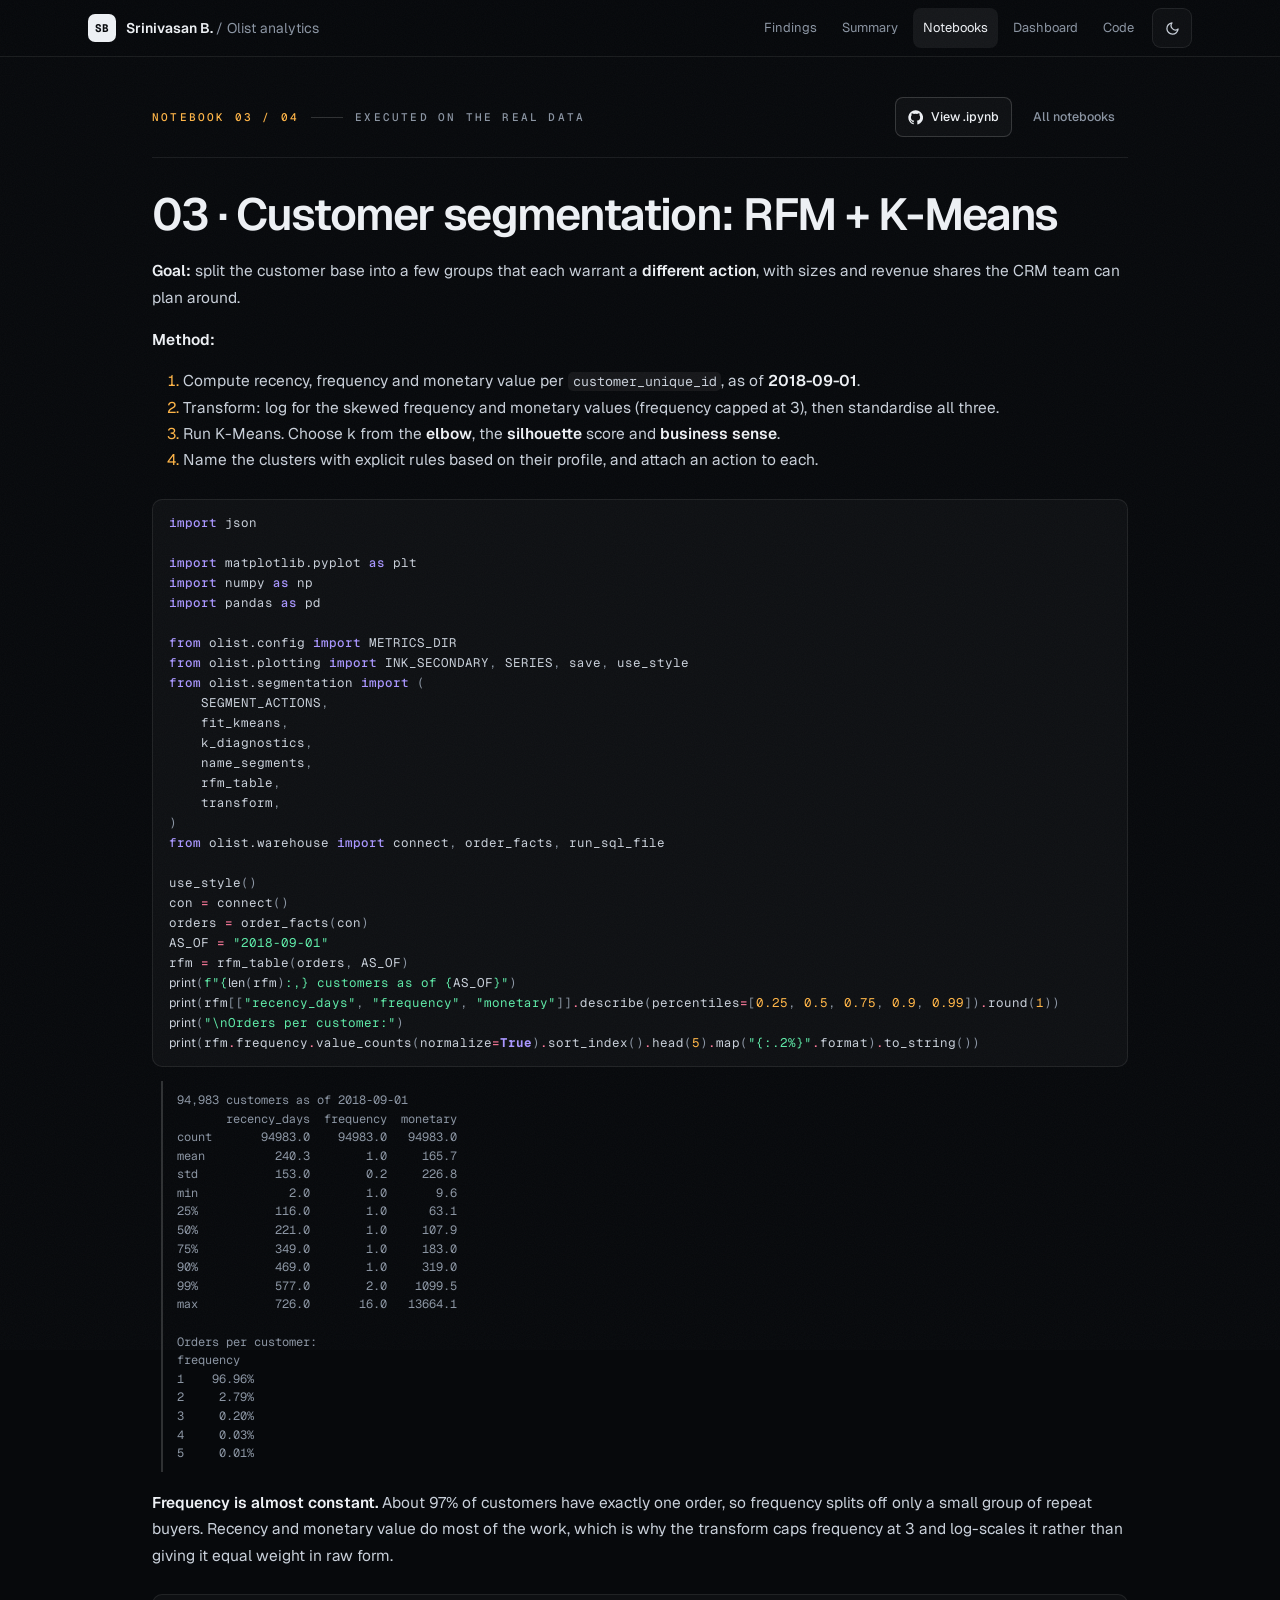
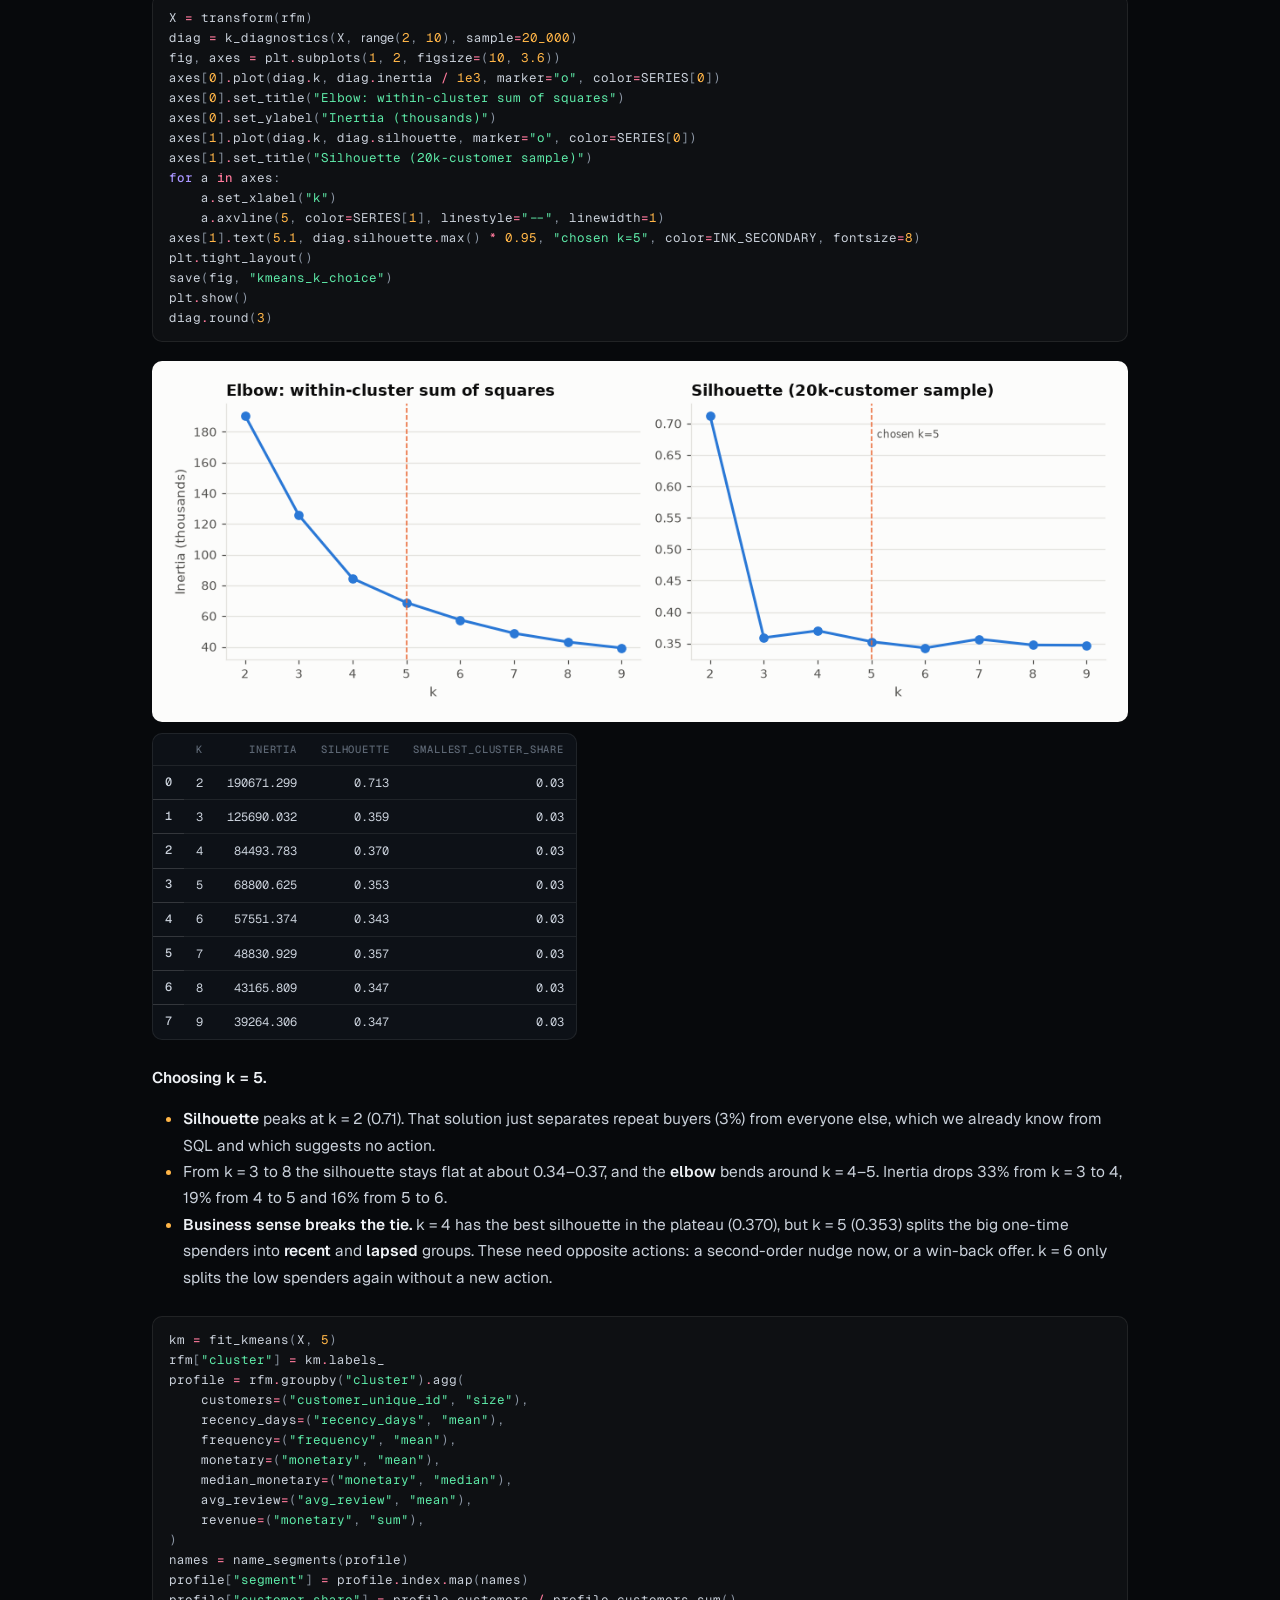
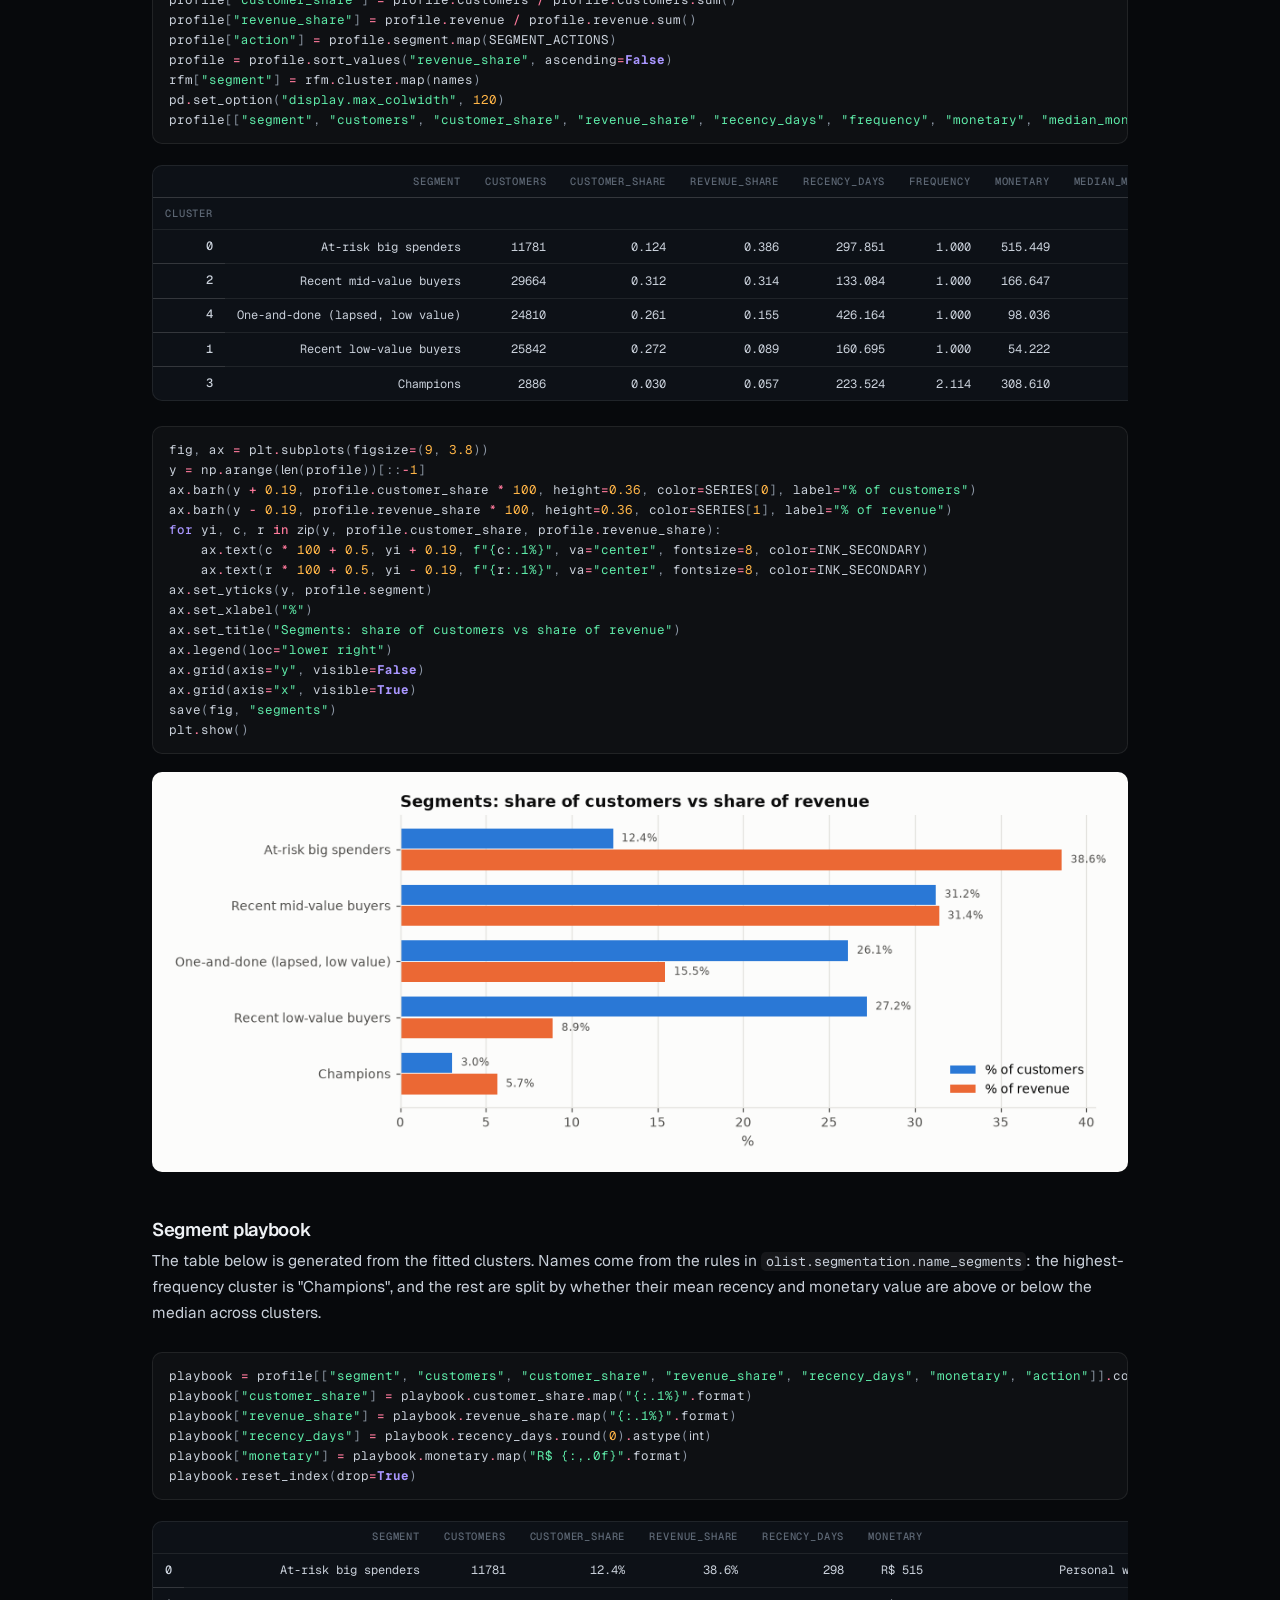
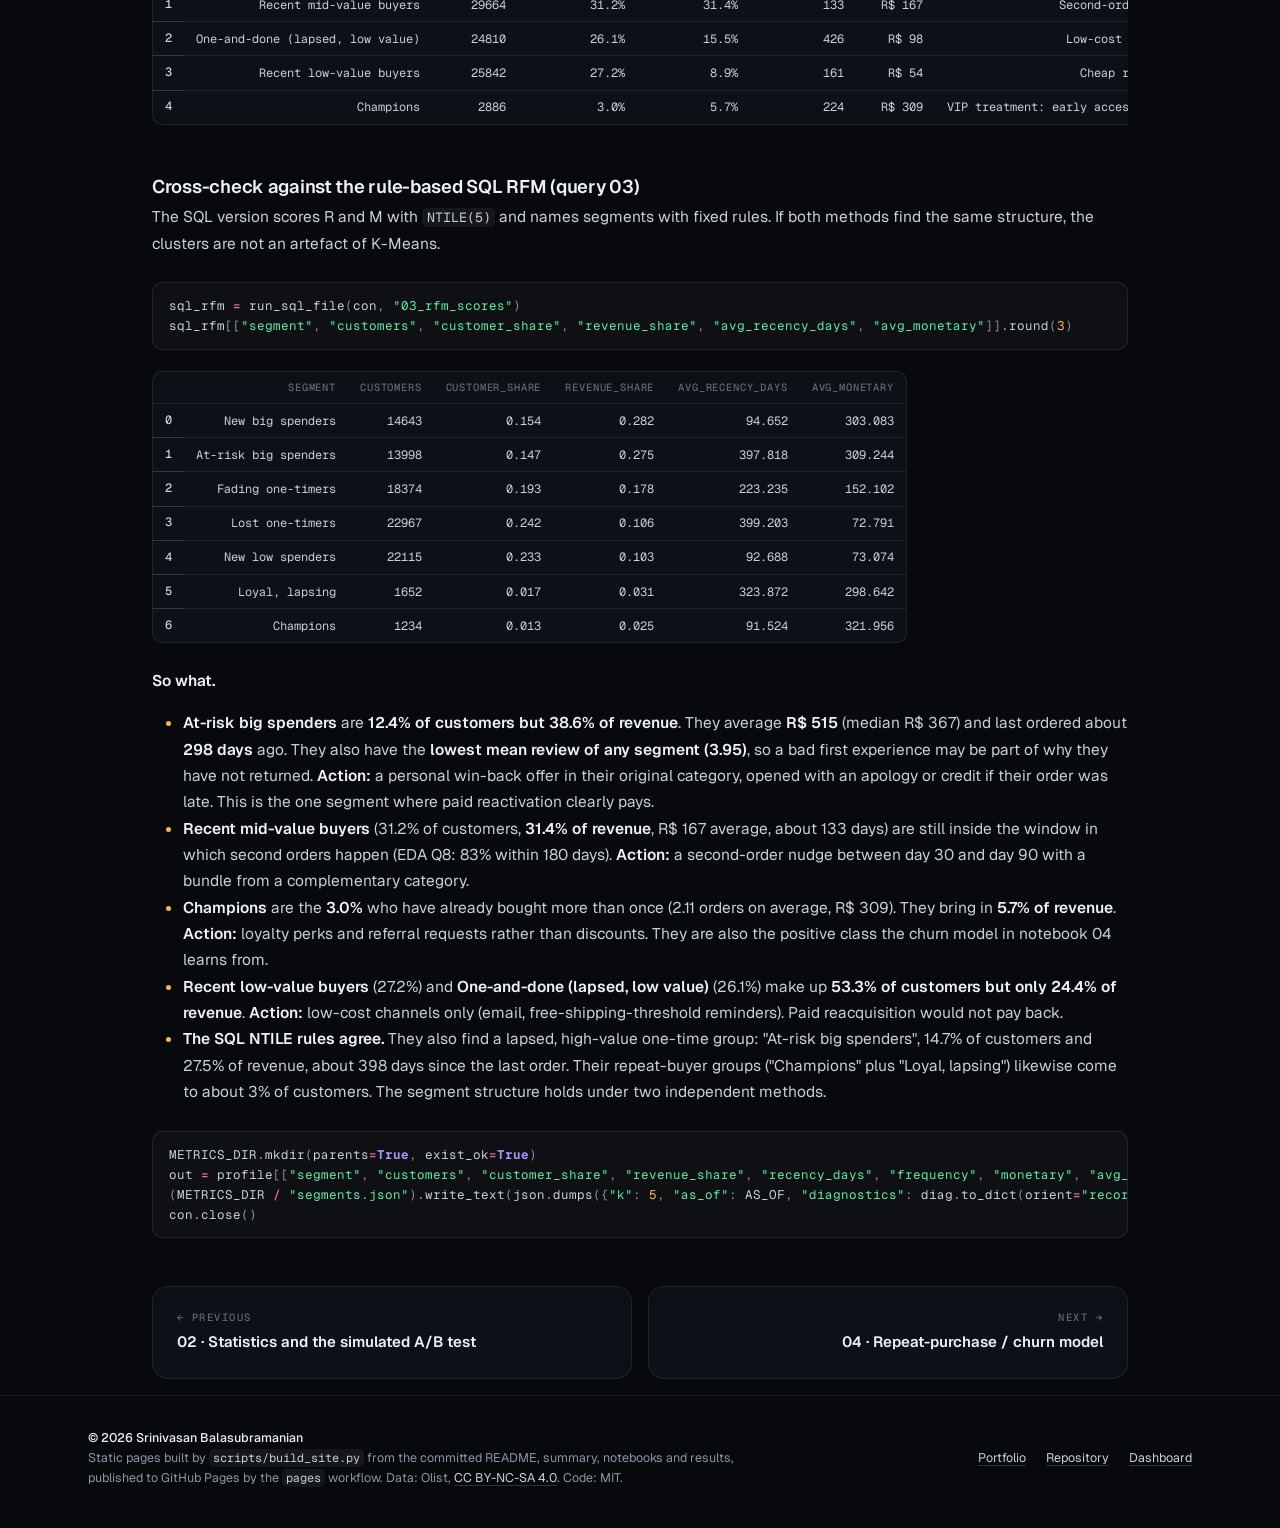
<file: notebooks/03_segmentation.html>
<!doctype html>
<html lang="en" class="no-js" data-theme="dark">
<head>
<meta charset="utf-8">
<meta name="viewport" content="width=device-width, initial-scale=1">
<script>(function(){try{var t=localStorage.getItem('theme');document.documentElement.dataset.theme=(t==='light'||t==='dark')?t:'dark';}catch(e){document.documentElement.dataset.theme='dark';}document.documentElement.classList.remove('no-js');})();</script>
<title>03 · RFM + K-Means segmentation · Olist analytics</title>
<meta name="description" content="Executed notebook: 03 · RFM + K-Means segmentation.">
<meta name="color-scheme" content="dark light">
<link rel="preconnect" href="https://fonts.googleapis.com">
<link rel="preconnect" href="https://fonts.gstatic.com" crossorigin>
<link href="https://fonts.googleapis.com/css2?family=Geist:wght@300..700&family=Geist+Mono:wght@400..600&family=Instrument+Serif:ital@0;1&display=swap" rel="stylesheet">
<link rel="stylesheet" href="nbconvert.css">
<link rel="stylesheet" href="../sb-kit.css">
<link rel="stylesheet" href="../site.css">
<script src="../sb-kit.js" defer></script>
</head>
<body class="sb-grain">
<div class="sb-backdrop" aria-hidden="true"></div>
<a class="skip-link" href="#main">Skip to content</a>
<header class="sb-nav">
  <div class="sb-container sb-nav__inner">
    <a class="sb-brand" href="https://srini2k03.github.io/"><span class="sb-brand__mark">SB</span>
      <span><span class="brand-name">Srinivasan B. </span><span class="sb-brand__sub"><span class="brand-slash">/ </span>Olist analytics</span></span></a>
    <nav class="sb-nav__links" aria-label="Site">
      <a class="sb-nav__link sb-nav__link--hide-sm" href="../index.html#findings">Findings</a><a class="sb-nav__link sb-nav__link--hide-sm" href="../executive_summary.html">Summary</a><a class="sb-nav__link sb-nav__link--hide-sm" href="../index.html#notebooks" aria-current=page>Notebooks</a><a class="sb-nav__link sb-nav__link--hide-sm" href="../app/">Dashboard</a>
      <a class="sb-nav__link" href="https://github.com/srini2k03/olist-ecommerce-analytics">Code</a>
      <button class="sb-icon-btn theme-btn" type="button" data-theme-toggle aria-label="Switch to light theme" aria-pressed="true"><svg class="icon-sun" width="15" height="15" viewBox="0 0 24 24" fill="none" stroke="currentColor" stroke-width="2" stroke-linecap="round" aria-hidden="true"><circle cx="12" cy="12" r="4"/><path d="M12 2v2M12 20v2M4.9 4.9l1.4 1.4M17.7 17.7l1.4 1.4M2 12h2M20 12h2M4.9 19.1l1.4-1.4M17.7 6.3l1.4-1.4"/></svg><svg class="icon-moon" width="15" height="15" viewBox="0 0 24 24" fill="none" stroke="currentColor" stroke-width="2" stroke-linecap="round" stroke-linejoin="round" aria-hidden="true"><path d="M21 12.8A9 9 0 1 1 11.2 3a7 7 0 0 0 9.8 9.8Z"/></svg></button>
    </nav>
  </div>
</header>
<main id="main">

<div class="sb-container nb-shell">
  <div class="nb-bar">
    <p class="sb-kicker"><span class="sb-kicker__index">Notebook 03 / 04</span><span class="sb-kicker__rule"></span>Executed on the real data</p>
    <p class="nb-bar__links">
      <a class="sb-btn sb-btn--sm" href="https://github.com/srini2k03/olist-ecommerce-analytics/blob/main/notebooks/03_segmentation.ipynb"><svg width="15" height="15" viewBox="0 0 24 24" fill="currentColor" aria-hidden="true"><path d="M12 .5a11.5 11.5 0 0 0-3.64 22.41c.58.1.79-.25.79-.56v-2c-3.2.7-3.88-1.37-3.88-1.37-.52-1.33-1.28-1.69-1.28-1.69-1.05-.72.08-.7.08-.7 1.16.08 1.77 1.19 1.77 1.19 1.03 1.77 2.7 1.26 3.36.96.1-.75.4-1.26.73-1.55-2.55-.29-5.24-1.28-5.24-5.69 0-1.26.45-2.29 1.19-3.1-.12-.29-.52-1.46.11-3.05 0 0 .97-.31 3.17 1.18a11 11 0 0 1 5.77 0c2.2-1.49 3.17-1.18 3.17-1.18.63 1.59.23 2.76.11 3.05.74.81 1.19 1.84 1.19 3.1 0 4.42-2.69 5.39-5.25 5.68.41.36.78 1.06.78 2.14v3.17c0 .31.21.67.8.56A11.5 11.5 0 0 0 12 .5Z"/></svg>
        View .ipynb</a>
      <a class="sb-btn sb-btn--sm sb-btn--ghost" href="../index.html#notebooks">All notebooks</a>
    </p>
  </div>
  <article class="nb jp-Notebook" aria-label="03 · RFM + K-Means segmentation">
<div class="jp-Cell jp-MarkdownCell jp-Notebook-cell" id="cell-id=716fb1e5">
<div class="jp-Cell-inputWrapper" tabindex="0">
<div class="jp-Collapser jp-InputCollapser jp-Cell-inputCollapser">
</div>
<div class="jp-InputArea jp-Cell-inputArea"><div class="jp-InputPrompt jp-InputArea-prompt">
</div><div class="jp-RenderedHTMLCommon jp-RenderedMarkdown jp-MarkdownOutput" data-mime-type="text/markdown">
<h1 id="03-%C2%B7-Customer-segmentation:-RFM-+-K-Means">03 · Customer segmentation: RFM + K-Means<a class="anchor-link" href="#03-%C2%B7-Customer-segmentation:-RFM-+-K-Means">¶</a></h1><p><strong>Goal:</strong> split the customer base into a few groups that each warrant a <strong>different action</strong>, with sizes and revenue shares the CRM team can plan around.</p>
<p><strong>Method:</strong></p>
<ol>
<li>Compute recency, frequency and monetary value per <code>customer_unique_id</code>, as of <strong>2018-09-01</strong>.</li>
<li>Transform: log for the skewed frequency and monetary values (frequency capped at 3), then standardise all three.</li>
<li>Run K-Means. Choose k from the <strong>elbow</strong>, the <strong>silhouette</strong> score and <strong>business sense</strong>.</li>
<li>Name the clusters with explicit rules based on their profile, and attach an action to each.</li>
</ol>
</div>
</div>
</div>
</div><div class="jp-Cell jp-CodeCell jp-Notebook-cell" id="cell-id=1612df5a">
<div class="jp-Cell-inputWrapper" tabindex="0">
<div class="jp-Collapser jp-InputCollapser jp-Cell-inputCollapser">
</div>
<div class="jp-InputArea jp-Cell-inputArea">
<div class="jp-InputPrompt jp-InputArea-prompt">In [1]:</div>
<div class="jp-CodeMirrorEditor jp-Editor jp-InputArea-editor" data-type="inline">
<div class="cm-editor cm-s-jupyter">
<div class="highlight hl-ipython3"><pre><span></span><span class="kn">import</span><span class="w"> </span><span class="nn">json</span>

<span class="kn">import</span><span class="w"> </span><span class="nn">matplotlib.pyplot</span><span class="w"> </span><span class="k">as</span><span class="w"> </span><span class="nn">plt</span>
<span class="kn">import</span><span class="w"> </span><span class="nn">numpy</span><span class="w"> </span><span class="k">as</span><span class="w"> </span><span class="nn">np</span>
<span class="kn">import</span><span class="w"> </span><span class="nn">pandas</span><span class="w"> </span><span class="k">as</span><span class="w"> </span><span class="nn">pd</span>

<span class="kn">from</span><span class="w"> </span><span class="nn">olist.config</span><span class="w"> </span><span class="kn">import</span> <span class="n">METRICS_DIR</span>
<span class="kn">from</span><span class="w"> </span><span class="nn">olist.plotting</span><span class="w"> </span><span class="kn">import</span> <span class="n">INK_SECONDARY</span><span class="p">,</span> <span class="n">SERIES</span><span class="p">,</span> <span class="n">save</span><span class="p">,</span> <span class="n">use_style</span>
<span class="kn">from</span><span class="w"> </span><span class="nn">olist.segmentation</span><span class="w"> </span><span class="kn">import</span> <span class="p">(</span>
    <span class="n">SEGMENT_ACTIONS</span><span class="p">,</span>
    <span class="n">fit_kmeans</span><span class="p">,</span>
    <span class="n">k_diagnostics</span><span class="p">,</span>
    <span class="n">name_segments</span><span class="p">,</span>
    <span class="n">rfm_table</span><span class="p">,</span>
    <span class="n">transform</span><span class="p">,</span>
<span class="p">)</span>
<span class="kn">from</span><span class="w"> </span><span class="nn">olist.warehouse</span><span class="w"> </span><span class="kn">import</span> <span class="n">connect</span><span class="p">,</span> <span class="n">order_facts</span><span class="p">,</span> <span class="n">run_sql_file</span>

<span class="n">use_style</span><span class="p">()</span>
<span class="n">con</span> <span class="o">=</span> <span class="n">connect</span><span class="p">()</span>
<span class="n">orders</span> <span class="o">=</span> <span class="n">order_facts</span><span class="p">(</span><span class="n">con</span><span class="p">)</span>
<span class="n">AS_OF</span> <span class="o">=</span> <span class="s2">"2018-09-01"</span>
<span class="n">rfm</span> <span class="o">=</span> <span class="n">rfm_table</span><span class="p">(</span><span class="n">orders</span><span class="p">,</span> <span class="n">AS_OF</span><span class="p">)</span>
<span class="nb">print</span><span class="p">(</span><span class="sa">f</span><span class="s2">"</span><span class="si">{</span><span class="nb">len</span><span class="p">(</span><span class="n">rfm</span><span class="p">)</span><span class="si">:</span><span class="s2">,</span><span class="si">}</span><span class="s2"> customers as of </span><span class="si">{</span><span class="n">AS_OF</span><span class="si">}</span><span class="s2">"</span><span class="p">)</span>
<span class="nb">print</span><span class="p">(</span><span class="n">rfm</span><span class="p">[[</span><span class="s2">"recency_days"</span><span class="p">,</span> <span class="s2">"frequency"</span><span class="p">,</span> <span class="s2">"monetary"</span><span class="p">]]</span><span class="o">.</span><span class="n">describe</span><span class="p">(</span><span class="n">percentiles</span><span class="o">=</span><span class="p">[</span><span class="mf">0.25</span><span class="p">,</span> <span class="mf">0.5</span><span class="p">,</span> <span class="mf">0.75</span><span class="p">,</span> <span class="mf">0.9</span><span class="p">,</span> <span class="mf">0.99</span><span class="p">])</span><span class="o">.</span><span class="n">round</span><span class="p">(</span><span class="mi">1</span><span class="p">))</span>
<span class="nb">print</span><span class="p">(</span><span class="s2">"</span><span class="se">\n</span><span class="s2">Orders per customer:"</span><span class="p">)</span>
<span class="nb">print</span><span class="p">(</span><span class="n">rfm</span><span class="o">.</span><span class="n">frequency</span><span class="o">.</span><span class="n">value_counts</span><span class="p">(</span><span class="n">normalize</span><span class="o">=</span><span class="kc">True</span><span class="p">)</span><span class="o">.</span><span class="n">sort_index</span><span class="p">()</span><span class="o">.</span><span class="n">head</span><span class="p">(</span><span class="mi">5</span><span class="p">)</span><span class="o">.</span><span class="n">map</span><span class="p">(</span><span class="s2">"</span><span class="si">{:.2%}</span><span class="s2">"</span><span class="o">.</span><span class="n">format</span><span class="p">)</span><span class="o">.</span><span class="n">to_string</span><span class="p">())</span>
</pre></div>
</div>
</div>
</div>
</div>
<div class="jp-Cell-outputWrapper">
<div class="jp-Collapser jp-OutputCollapser jp-Cell-outputCollapser">
</div>
<div class="jp-OutputArea jp-Cell-outputArea">
<div class="jp-OutputArea-child">
<div class="jp-OutputPrompt jp-OutputArea-prompt"></div>
<div class="jp-RenderedText jp-OutputArea-output" data-mime-type="text/plain" tabindex="0">
<pre>94,983 customers as of 2018-09-01
       recency_days  frequency  monetary
count       94983.0    94983.0   94983.0
mean          240.3        1.0     165.7
std           153.0        0.2     226.8
min             2.0        1.0       9.6
25%           116.0        1.0      63.1
50%           221.0        1.0     107.9
75%           349.0        1.0     183.0
90%           469.0        1.0     319.0
99%           577.0        2.0    1099.5
max           726.0       16.0   13664.1

Orders per customer:
frequency
1    96.96%
2     2.79%
3     0.20%
4     0.03%
5     0.01%
</pre>
</div>
</div>
</div>
</div>
</div>
<div class="jp-Cell jp-MarkdownCell jp-Notebook-cell" id="cell-id=38530a80">
<div class="jp-Cell-inputWrapper" tabindex="0">
<div class="jp-Collapser jp-InputCollapser jp-Cell-inputCollapser">
</div>
<div class="jp-InputArea jp-Cell-inputArea"><div class="jp-InputPrompt jp-InputArea-prompt">
</div><div class="jp-RenderedHTMLCommon jp-RenderedMarkdown jp-MarkdownOutput" data-mime-type="text/markdown">
<p><strong>Frequency is almost constant.</strong> About 97% of customers have exactly one order, so frequency splits off only a small group of repeat buyers. Recency and monetary value do most of the work, which is why the transform caps frequency at 3 and log-scales it rather than giving it equal weight in raw form.</p>
</div>
</div>
</div>
</div><div class="jp-Cell jp-CodeCell jp-Notebook-cell" id="cell-id=fee172e8">
<div class="jp-Cell-inputWrapper" tabindex="0">
<div class="jp-Collapser jp-InputCollapser jp-Cell-inputCollapser">
</div>
<div class="jp-InputArea jp-Cell-inputArea">
<div class="jp-InputPrompt jp-InputArea-prompt">In [2]:</div>
<div class="jp-CodeMirrorEditor jp-Editor jp-InputArea-editor" data-type="inline">
<div class="cm-editor cm-s-jupyter">
<div class="highlight hl-ipython3"><pre><span></span><span class="n">X</span> <span class="o">=</span> <span class="n">transform</span><span class="p">(</span><span class="n">rfm</span><span class="p">)</span>
<span class="n">diag</span> <span class="o">=</span> <span class="n">k_diagnostics</span><span class="p">(</span><span class="n">X</span><span class="p">,</span> <span class="nb">range</span><span class="p">(</span><span class="mi">2</span><span class="p">,</span> <span class="mi">10</span><span class="p">),</span> <span class="n">sample</span><span class="o">=</span><span class="mi">20_000</span><span class="p">)</span>
<span class="n">fig</span><span class="p">,</span> <span class="n">axes</span> <span class="o">=</span> <span class="n">plt</span><span class="o">.</span><span class="n">subplots</span><span class="p">(</span><span class="mi">1</span><span class="p">,</span> <span class="mi">2</span><span class="p">,</span> <span class="n">figsize</span><span class="o">=</span><span class="p">(</span><span class="mi">10</span><span class="p">,</span> <span class="mf">3.6</span><span class="p">))</span>
<span class="n">axes</span><span class="p">[</span><span class="mi">0</span><span class="p">]</span><span class="o">.</span><span class="n">plot</span><span class="p">(</span><span class="n">diag</span><span class="o">.</span><span class="n">k</span><span class="p">,</span> <span class="n">diag</span><span class="o">.</span><span class="n">inertia</span> <span class="o">/</span> <span class="mf">1e3</span><span class="p">,</span> <span class="n">marker</span><span class="o">=</span><span class="s2">"o"</span><span class="p">,</span> <span class="n">color</span><span class="o">=</span><span class="n">SERIES</span><span class="p">[</span><span class="mi">0</span><span class="p">])</span>
<span class="n">axes</span><span class="p">[</span><span class="mi">0</span><span class="p">]</span><span class="o">.</span><span class="n">set_title</span><span class="p">(</span><span class="s2">"Elbow: within-cluster sum of squares"</span><span class="p">)</span>
<span class="n">axes</span><span class="p">[</span><span class="mi">0</span><span class="p">]</span><span class="o">.</span><span class="n">set_ylabel</span><span class="p">(</span><span class="s2">"Inertia (thousands)"</span><span class="p">)</span>
<span class="n">axes</span><span class="p">[</span><span class="mi">1</span><span class="p">]</span><span class="o">.</span><span class="n">plot</span><span class="p">(</span><span class="n">diag</span><span class="o">.</span><span class="n">k</span><span class="p">,</span> <span class="n">diag</span><span class="o">.</span><span class="n">silhouette</span><span class="p">,</span> <span class="n">marker</span><span class="o">=</span><span class="s2">"o"</span><span class="p">,</span> <span class="n">color</span><span class="o">=</span><span class="n">SERIES</span><span class="p">[</span><span class="mi">0</span><span class="p">])</span>
<span class="n">axes</span><span class="p">[</span><span class="mi">1</span><span class="p">]</span><span class="o">.</span><span class="n">set_title</span><span class="p">(</span><span class="s2">"Silhouette (20k-customer sample)"</span><span class="p">)</span>
<span class="k">for</span> <span class="n">a</span> <span class="ow">in</span> <span class="n">axes</span><span class="p">:</span>
    <span class="n">a</span><span class="o">.</span><span class="n">set_xlabel</span><span class="p">(</span><span class="s2">"k"</span><span class="p">)</span>
    <span class="n">a</span><span class="o">.</span><span class="n">axvline</span><span class="p">(</span><span class="mi">5</span><span class="p">,</span> <span class="n">color</span><span class="o">=</span><span class="n">SERIES</span><span class="p">[</span><span class="mi">1</span><span class="p">],</span> <span class="n">linestyle</span><span class="o">=</span><span class="s2">"--"</span><span class="p">,</span> <span class="n">linewidth</span><span class="o">=</span><span class="mi">1</span><span class="p">)</span>
<span class="n">axes</span><span class="p">[</span><span class="mi">1</span><span class="p">]</span><span class="o">.</span><span class="n">text</span><span class="p">(</span><span class="mf">5.1</span><span class="p">,</span> <span class="n">diag</span><span class="o">.</span><span class="n">silhouette</span><span class="o">.</span><span class="n">max</span><span class="p">()</span> <span class="o">*</span> <span class="mf">0.95</span><span class="p">,</span> <span class="s2">"chosen k=5"</span><span class="p">,</span> <span class="n">color</span><span class="o">=</span><span class="n">INK_SECONDARY</span><span class="p">,</span> <span class="n">fontsize</span><span class="o">=</span><span class="mi">8</span><span class="p">)</span>
<span class="n">plt</span><span class="o">.</span><span class="n">tight_layout</span><span class="p">()</span>
<span class="n">save</span><span class="p">(</span><span class="n">fig</span><span class="p">,</span> <span class="s2">"kmeans_k_choice"</span><span class="p">)</span>
<span class="n">plt</span><span class="o">.</span><span class="n">show</span><span class="p">()</span>
<span class="n">diag</span><span class="o">.</span><span class="n">round</span><span class="p">(</span><span class="mi">3</span><span class="p">)</span>
</pre></div>
</div>
</div>
</div>
</div>
<div class="jp-Cell-outputWrapper">
<div class="jp-Collapser jp-OutputCollapser jp-Cell-outputCollapser">
</div>
<div class="jp-OutputArea jp-Cell-outputArea">
<div class="jp-OutputArea-child">
<div class="jp-OutputPrompt jp-OutputArea-prompt"></div>
<div class="jp-RenderedImage jp-OutputArea-output" tabindex="0">
<img alt="Chart output of the cell above" class="" src="[data-uri]"/>
</div>
</div>
<div class="jp-OutputArea-child jp-OutputArea-executeResult">
<div class="jp-OutputPrompt jp-OutputArea-prompt">Out[2]:</div>
<div class="jp-RenderedHTMLCommon jp-RenderedHTML jp-OutputArea-output jp-OutputArea-executeResult" data-mime-type="text/html" tabindex="0">
<div>
<style scoped="">
    .dataframe tbody tr th:only-of-type {
        vertical-align: middle;
    }

    .dataframe tbody tr th {
        vertical-align: top;
    }

    .dataframe thead th {
        text-align: right;
    }
</style>
<div class="nb-table"><table border="1" class="dataframe">
<thead>
<tr style="text-align: right;">
<th></th>
<th>k</th>
<th>inertia</th>
<th>silhouette</th>
<th>smallest_cluster_share</th>
</tr>
</thead>
<tbody>
<tr>
<th>0</th>
<td>2</td>
<td>190671.299</td>
<td>0.713</td>
<td>0.03</td>
</tr>
<tr>
<th>1</th>
<td>3</td>
<td>125690.032</td>
<td>0.359</td>
<td>0.03</td>
</tr>
<tr>
<th>2</th>
<td>4</td>
<td>84493.783</td>
<td>0.370</td>
<td>0.03</td>
</tr>
<tr>
<th>3</th>
<td>5</td>
<td>68800.625</td>
<td>0.353</td>
<td>0.03</td>
</tr>
<tr>
<th>4</th>
<td>6</td>
<td>57551.374</td>
<td>0.343</td>
<td>0.03</td>
</tr>
<tr>
<th>5</th>
<td>7</td>
<td>48830.929</td>
<td>0.357</td>
<td>0.03</td>
</tr>
<tr>
<th>6</th>
<td>8</td>
<td>43165.809</td>
<td>0.347</td>
<td>0.03</td>
</tr>
<tr>
<th>7</th>
<td>9</td>
<td>39264.306</td>
<td>0.347</td>
<td>0.03</td>
</tr>
</tbody>
</table></div>
</div>
</div>
</div>
</div>
</div>
</div>
<div class="jp-Cell jp-MarkdownCell jp-Notebook-cell" id="cell-id=75c6231d">
<div class="jp-Cell-inputWrapper" tabindex="0">
<div class="jp-Collapser jp-InputCollapser jp-Cell-inputCollapser">
</div>
<div class="jp-InputArea jp-Cell-inputArea"><div class="jp-InputPrompt jp-InputArea-prompt">
</div><div class="jp-RenderedHTMLCommon jp-RenderedMarkdown jp-MarkdownOutput" data-mime-type="text/markdown">
<p><strong>Choosing k = 5.</strong></p>
<ul>
<li><strong>Silhouette</strong> peaks at k = 2 (0.71). That solution just separates repeat buyers (3%) from everyone else, which we already know from SQL and which suggests no action.</li>
<li>From k = 3 to 8 the silhouette stays flat at about 0.34–0.37, and the <strong>elbow</strong> bends around k = 4–5. Inertia drops 33% from k = 3 to 4, 19% from 4 to 5 and 16% from 5 to 6.</li>
<li><strong>Business sense breaks the tie.</strong> k = 4 has the best silhouette in the plateau (0.370), but k = 5 (0.353) splits the big one-time spenders into <strong>recent</strong> and <strong>lapsed</strong> groups. These need opposite actions: a second-order nudge now, or a win-back offer. k = 6 only splits the low spenders again without a new action.</li>
</ul>
</div>
</div>
</div>
</div><div class="jp-Cell jp-CodeCell jp-Notebook-cell" id="cell-id=d1723de7">
<div class="jp-Cell-inputWrapper" tabindex="0">
<div class="jp-Collapser jp-InputCollapser jp-Cell-inputCollapser">
</div>
<div class="jp-InputArea jp-Cell-inputArea">
<div class="jp-InputPrompt jp-InputArea-prompt">In [3]:</div>
<div class="jp-CodeMirrorEditor jp-Editor jp-InputArea-editor" data-type="inline">
<div class="cm-editor cm-s-jupyter">
<div class="highlight hl-ipython3"><pre><span></span><span class="n">km</span> <span class="o">=</span> <span class="n">fit_kmeans</span><span class="p">(</span><span class="n">X</span><span class="p">,</span> <span class="mi">5</span><span class="p">)</span>
<span class="n">rfm</span><span class="p">[</span><span class="s2">"cluster"</span><span class="p">]</span> <span class="o">=</span> <span class="n">km</span><span class="o">.</span><span class="n">labels_</span>
<span class="n">profile</span> <span class="o">=</span> <span class="n">rfm</span><span class="o">.</span><span class="n">groupby</span><span class="p">(</span><span class="s2">"cluster"</span><span class="p">)</span><span class="o">.</span><span class="n">agg</span><span class="p">(</span>
    <span class="n">customers</span><span class="o">=</span><span class="p">(</span><span class="s2">"customer_unique_id"</span><span class="p">,</span> <span class="s2">"size"</span><span class="p">),</span>
    <span class="n">recency_days</span><span class="o">=</span><span class="p">(</span><span class="s2">"recency_days"</span><span class="p">,</span> <span class="s2">"mean"</span><span class="p">),</span>
    <span class="n">frequency</span><span class="o">=</span><span class="p">(</span><span class="s2">"frequency"</span><span class="p">,</span> <span class="s2">"mean"</span><span class="p">),</span>
    <span class="n">monetary</span><span class="o">=</span><span class="p">(</span><span class="s2">"monetary"</span><span class="p">,</span> <span class="s2">"mean"</span><span class="p">),</span>
    <span class="n">median_monetary</span><span class="o">=</span><span class="p">(</span><span class="s2">"monetary"</span><span class="p">,</span> <span class="s2">"median"</span><span class="p">),</span>
    <span class="n">avg_review</span><span class="o">=</span><span class="p">(</span><span class="s2">"avg_review"</span><span class="p">,</span> <span class="s2">"mean"</span><span class="p">),</span>
    <span class="n">revenue</span><span class="o">=</span><span class="p">(</span><span class="s2">"monetary"</span><span class="p">,</span> <span class="s2">"sum"</span><span class="p">),</span>
<span class="p">)</span>
<span class="n">names</span> <span class="o">=</span> <span class="n">name_segments</span><span class="p">(</span><span class="n">profile</span><span class="p">)</span>
<span class="n">profile</span><span class="p">[</span><span class="s2">"segment"</span><span class="p">]</span> <span class="o">=</span> <span class="n">profile</span><span class="o">.</span><span class="n">index</span><span class="o">.</span><span class="n">map</span><span class="p">(</span><span class="n">names</span><span class="p">)</span>
<span class="n">profile</span><span class="p">[</span><span class="s2">"customer_share"</span><span class="p">]</span> <span class="o">=</span> <span class="n">profile</span><span class="o">.</span><span class="n">customers</span> <span class="o">/</span> <span class="n">profile</span><span class="o">.</span><span class="n">customers</span><span class="o">.</span><span class="n">sum</span><span class="p">()</span>
<span class="n">profile</span><span class="p">[</span><span class="s2">"revenue_share"</span><span class="p">]</span> <span class="o">=</span> <span class="n">profile</span><span class="o">.</span><span class="n">revenue</span> <span class="o">/</span> <span class="n">profile</span><span class="o">.</span><span class="n">revenue</span><span class="o">.</span><span class="n">sum</span><span class="p">()</span>
<span class="n">profile</span><span class="p">[</span><span class="s2">"action"</span><span class="p">]</span> <span class="o">=</span> <span class="n">profile</span><span class="o">.</span><span class="n">segment</span><span class="o">.</span><span class="n">map</span><span class="p">(</span><span class="n">SEGMENT_ACTIONS</span><span class="p">)</span>
<span class="n">profile</span> <span class="o">=</span> <span class="n">profile</span><span class="o">.</span><span class="n">sort_values</span><span class="p">(</span><span class="s2">"revenue_share"</span><span class="p">,</span> <span class="n">ascending</span><span class="o">=</span><span class="kc">False</span><span class="p">)</span>
<span class="n">rfm</span><span class="p">[</span><span class="s2">"segment"</span><span class="p">]</span> <span class="o">=</span> <span class="n">rfm</span><span class="o">.</span><span class="n">cluster</span><span class="o">.</span><span class="n">map</span><span class="p">(</span><span class="n">names</span><span class="p">)</span>
<span class="n">pd</span><span class="o">.</span><span class="n">set_option</span><span class="p">(</span><span class="s2">"display.max_colwidth"</span><span class="p">,</span> <span class="mi">120</span><span class="p">)</span>
<span class="n">profile</span><span class="p">[[</span><span class="s2">"segment"</span><span class="p">,</span> <span class="s2">"customers"</span><span class="p">,</span> <span class="s2">"customer_share"</span><span class="p">,</span> <span class="s2">"revenue_share"</span><span class="p">,</span> <span class="s2">"recency_days"</span><span class="p">,</span> <span class="s2">"frequency"</span><span class="p">,</span> <span class="s2">"monetary"</span><span class="p">,</span> <span class="s2">"median_monetary"</span><span class="p">,</span> <span class="s2">"avg_review"</span><span class="p">]]</span><span class="o">.</span><span class="n">round</span><span class="p">(</span><span class="mi">3</span><span class="p">)</span>
</pre></div>
</div>
</div>
</div>
</div>
<div class="jp-Cell-outputWrapper">
<div class="jp-Collapser jp-OutputCollapser jp-Cell-outputCollapser">
</div>
<div class="jp-OutputArea jp-Cell-outputArea">
<div class="jp-OutputArea-child jp-OutputArea-executeResult">
<div class="jp-OutputPrompt jp-OutputArea-prompt">Out[3]:</div>
<div class="jp-RenderedHTMLCommon jp-RenderedHTML jp-OutputArea-output jp-OutputArea-executeResult" data-mime-type="text/html" tabindex="0">
<div>
<style scoped="">
    .dataframe tbody tr th:only-of-type {
        vertical-align: middle;
    }

    .dataframe tbody tr th {
        vertical-align: top;
    }

    .dataframe thead th {
        text-align: right;
    }
</style>
<div class="nb-table"><table border="1" class="dataframe">
<thead>
<tr style="text-align: right;">
<th></th>
<th>segment</th>
<th>customers</th>
<th>customer_share</th>
<th>revenue_share</th>
<th>recency_days</th>
<th>frequency</th>
<th>monetary</th>
<th>median_monetary</th>
<th>avg_review</th>
</tr>
<tr>
<th>cluster</th>
<th></th>
<th></th>
<th></th>
<th></th>
<th></th>
<th></th>
<th></th>
<th></th>
<th></th>
</tr>
</thead>
<tbody>
<tr>
<th>0</th>
<td>At-risk big spenders</td>
<td>11781</td>
<td>0.124</td>
<td>0.386</td>
<td>297.851</td>
<td>1.000</td>
<td>515.449</td>
<td>367.20</td>
<td>3.952</td>
</tr>
<tr>
<th>2</th>
<td>Recent mid-value buyers</td>
<td>29664</td>
<td>0.312</td>
<td>0.314</td>
<td>133.084</td>
<td>1.000</td>
<td>166.647</td>
<td>147.78</td>
<td>4.077</td>
</tr>
<tr>
<th>4</th>
<td>One-and-done (lapsed, low value)</td>
<td>24810</td>
<td>0.261</td>
<td>0.155</td>
<td>426.164</td>
<td>1.000</td>
<td>98.036</td>
<td>88.08</td>
<td>4.180</td>
</tr>
<tr>
<th>1</th>
<td>Recent low-value buyers</td>
<td>25842</td>
<td>0.272</td>
<td>0.089</td>
<td>160.695</td>
<td>1.000</td>
<td>54.222</td>
<td>53.90</td>
<td>4.161</td>
</tr>
<tr>
<th>3</th>
<td>Champions</td>
<td>2886</td>
<td>0.030</td>
<td>0.057</td>
<td>223.524</td>
<td>2.114</td>
<td>308.610</td>
<td>225.53</td>
<td>4.168</td>
</tr>
</tbody>
</table></div>
</div>
</div>
</div>
</div>
</div>
</div><div class="jp-Cell jp-CodeCell jp-Notebook-cell" id="cell-id=89189a81">
<div class="jp-Cell-inputWrapper" tabindex="0">
<div class="jp-Collapser jp-InputCollapser jp-Cell-inputCollapser">
</div>
<div class="jp-InputArea jp-Cell-inputArea">
<div class="jp-InputPrompt jp-InputArea-prompt">In [4]:</div>
<div class="jp-CodeMirrorEditor jp-Editor jp-InputArea-editor" data-type="inline">
<div class="cm-editor cm-s-jupyter">
<div class="highlight hl-ipython3"><pre><span></span><span class="n">fig</span><span class="p">,</span> <span class="n">ax</span> <span class="o">=</span> <span class="n">plt</span><span class="o">.</span><span class="n">subplots</span><span class="p">(</span><span class="n">figsize</span><span class="o">=</span><span class="p">(</span><span class="mi">9</span><span class="p">,</span> <span class="mf">3.8</span><span class="p">))</span>
<span class="n">y</span> <span class="o">=</span> <span class="n">np</span><span class="o">.</span><span class="n">arange</span><span class="p">(</span><span class="nb">len</span><span class="p">(</span><span class="n">profile</span><span class="p">))[::</span><span class="o">-</span><span class="mi">1</span><span class="p">]</span>
<span class="n">ax</span><span class="o">.</span><span class="n">barh</span><span class="p">(</span><span class="n">y</span> <span class="o">+</span> <span class="mf">0.19</span><span class="p">,</span> <span class="n">profile</span><span class="o">.</span><span class="n">customer_share</span> <span class="o">*</span> <span class="mi">100</span><span class="p">,</span> <span class="n">height</span><span class="o">=</span><span class="mf">0.36</span><span class="p">,</span> <span class="n">color</span><span class="o">=</span><span class="n">SERIES</span><span class="p">[</span><span class="mi">0</span><span class="p">],</span> <span class="n">label</span><span class="o">=</span><span class="s2">"</span><span class="si">% o</span><span class="s2">f customers"</span><span class="p">)</span>
<span class="n">ax</span><span class="o">.</span><span class="n">barh</span><span class="p">(</span><span class="n">y</span> <span class="o">-</span> <span class="mf">0.19</span><span class="p">,</span> <span class="n">profile</span><span class="o">.</span><span class="n">revenue_share</span> <span class="o">*</span> <span class="mi">100</span><span class="p">,</span> <span class="n">height</span><span class="o">=</span><span class="mf">0.36</span><span class="p">,</span> <span class="n">color</span><span class="o">=</span><span class="n">SERIES</span><span class="p">[</span><span class="mi">1</span><span class="p">],</span> <span class="n">label</span><span class="o">=</span><span class="s2">"</span><span class="si">% o</span><span class="s2">f revenue"</span><span class="p">)</span>
<span class="k">for</span> <span class="n">yi</span><span class="p">,</span> <span class="n">c</span><span class="p">,</span> <span class="n">r</span> <span class="ow">in</span> <span class="nb">zip</span><span class="p">(</span><span class="n">y</span><span class="p">,</span> <span class="n">profile</span><span class="o">.</span><span class="n">customer_share</span><span class="p">,</span> <span class="n">profile</span><span class="o">.</span><span class="n">revenue_share</span><span class="p">):</span>
    <span class="n">ax</span><span class="o">.</span><span class="n">text</span><span class="p">(</span><span class="n">c</span> <span class="o">*</span> <span class="mi">100</span> <span class="o">+</span> <span class="mf">0.5</span><span class="p">,</span> <span class="n">yi</span> <span class="o">+</span> <span class="mf">0.19</span><span class="p">,</span> <span class="sa">f</span><span class="s2">"</span><span class="si">{</span><span class="n">c</span><span class="si">:</span><span class="s2">.1%</span><span class="si">}</span><span class="s2">"</span><span class="p">,</span> <span class="n">va</span><span class="o">=</span><span class="s2">"center"</span><span class="p">,</span> <span class="n">fontsize</span><span class="o">=</span><span class="mi">8</span><span class="p">,</span> <span class="n">color</span><span class="o">=</span><span class="n">INK_SECONDARY</span><span class="p">)</span>
    <span class="n">ax</span><span class="o">.</span><span class="n">text</span><span class="p">(</span><span class="n">r</span> <span class="o">*</span> <span class="mi">100</span> <span class="o">+</span> <span class="mf">0.5</span><span class="p">,</span> <span class="n">yi</span> <span class="o">-</span> <span class="mf">0.19</span><span class="p">,</span> <span class="sa">f</span><span class="s2">"</span><span class="si">{</span><span class="n">r</span><span class="si">:</span><span class="s2">.1%</span><span class="si">}</span><span class="s2">"</span><span class="p">,</span> <span class="n">va</span><span class="o">=</span><span class="s2">"center"</span><span class="p">,</span> <span class="n">fontsize</span><span class="o">=</span><span class="mi">8</span><span class="p">,</span> <span class="n">color</span><span class="o">=</span><span class="n">INK_SECONDARY</span><span class="p">)</span>
<span class="n">ax</span><span class="o">.</span><span class="n">set_yticks</span><span class="p">(</span><span class="n">y</span><span class="p">,</span> <span class="n">profile</span><span class="o">.</span><span class="n">segment</span><span class="p">)</span>
<span class="n">ax</span><span class="o">.</span><span class="n">set_xlabel</span><span class="p">(</span><span class="s2">"%"</span><span class="p">)</span>
<span class="n">ax</span><span class="o">.</span><span class="n">set_title</span><span class="p">(</span><span class="s2">"Segments: share of customers vs share of revenue"</span><span class="p">)</span>
<span class="n">ax</span><span class="o">.</span><span class="n">legend</span><span class="p">(</span><span class="n">loc</span><span class="o">=</span><span class="s2">"lower right"</span><span class="p">)</span>
<span class="n">ax</span><span class="o">.</span><span class="n">grid</span><span class="p">(</span><span class="n">axis</span><span class="o">=</span><span class="s2">"y"</span><span class="p">,</span> <span class="n">visible</span><span class="o">=</span><span class="kc">False</span><span class="p">)</span>
<span class="n">ax</span><span class="o">.</span><span class="n">grid</span><span class="p">(</span><span class="n">axis</span><span class="o">=</span><span class="s2">"x"</span><span class="p">,</span> <span class="n">visible</span><span class="o">=</span><span class="kc">True</span><span class="p">)</span>
<span class="n">save</span><span class="p">(</span><span class="n">fig</span><span class="p">,</span> <span class="s2">"segments"</span><span class="p">)</span>
<span class="n">plt</span><span class="o">.</span><span class="n">show</span><span class="p">()</span>
</pre></div>
</div>
</div>
</div>
</div>
<div class="jp-Cell-outputWrapper">
<div class="jp-Collapser jp-OutputCollapser jp-Cell-outputCollapser">
</div>
<div class="jp-OutputArea jp-Cell-outputArea">
<div class="jp-OutputArea-child">
<div class="jp-OutputPrompt jp-OutputArea-prompt"></div>
<div class="jp-RenderedImage jp-OutputArea-output" tabindex="0">
<img alt="Chart output of the cell above" class="" src="[data-uri]"/>
</div>
</div>
</div>
</div>
</div>
<div class="jp-Cell jp-MarkdownCell jp-Notebook-cell" id="cell-id=1e1ebf8f">
<div class="jp-Cell-inputWrapper" tabindex="0">
<div class="jp-Collapser jp-InputCollapser jp-Cell-inputCollapser">
</div>
<div class="jp-InputArea jp-Cell-inputArea"><div class="jp-InputPrompt jp-InputArea-prompt">
</div><div class="jp-RenderedHTMLCommon jp-RenderedMarkdown jp-MarkdownOutput" data-mime-type="text/markdown">
<h3 id="Segment-playbook">Segment playbook<a class="anchor-link" href="#Segment-playbook">¶</a></h3><p>The table below is generated from the fitted clusters. Names come from the rules in <code>olist.segmentation.name_segments</code>: the highest-frequency cluster is "Champions", and the rest are split by whether their mean recency and monetary value are above or below the median across clusters.</p>
</div>
</div>
</div>
</div><div class="jp-Cell jp-CodeCell jp-Notebook-cell" id="cell-id=1fbf769b">
<div class="jp-Cell-inputWrapper" tabindex="0">
<div class="jp-Collapser jp-InputCollapser jp-Cell-inputCollapser">
</div>
<div class="jp-InputArea jp-Cell-inputArea">
<div class="jp-InputPrompt jp-InputArea-prompt">In [5]:</div>
<div class="jp-CodeMirrorEditor jp-Editor jp-InputArea-editor" data-type="inline">
<div class="cm-editor cm-s-jupyter">
<div class="highlight hl-ipython3"><pre><span></span><span class="n">playbook</span> <span class="o">=</span> <span class="n">profile</span><span class="p">[[</span><span class="s2">"segment"</span><span class="p">,</span> <span class="s2">"customers"</span><span class="p">,</span> <span class="s2">"customer_share"</span><span class="p">,</span> <span class="s2">"revenue_share"</span><span class="p">,</span> <span class="s2">"recency_days"</span><span class="p">,</span> <span class="s2">"monetary"</span><span class="p">,</span> <span class="s2">"action"</span><span class="p">]]</span><span class="o">.</span><span class="n">copy</span><span class="p">()</span>
<span class="n">playbook</span><span class="p">[</span><span class="s2">"customer_share"</span><span class="p">]</span> <span class="o">=</span> <span class="n">playbook</span><span class="o">.</span><span class="n">customer_share</span><span class="o">.</span><span class="n">map</span><span class="p">(</span><span class="s2">"</span><span class="si">{:.1%}</span><span class="s2">"</span><span class="o">.</span><span class="n">format</span><span class="p">)</span>
<span class="n">playbook</span><span class="p">[</span><span class="s2">"revenue_share"</span><span class="p">]</span> <span class="o">=</span> <span class="n">playbook</span><span class="o">.</span><span class="n">revenue_share</span><span class="o">.</span><span class="n">map</span><span class="p">(</span><span class="s2">"</span><span class="si">{:.1%}</span><span class="s2">"</span><span class="o">.</span><span class="n">format</span><span class="p">)</span>
<span class="n">playbook</span><span class="p">[</span><span class="s2">"recency_days"</span><span class="p">]</span> <span class="o">=</span> <span class="n">playbook</span><span class="o">.</span><span class="n">recency_days</span><span class="o">.</span><span class="n">round</span><span class="p">(</span><span class="mi">0</span><span class="p">)</span><span class="o">.</span><span class="n">astype</span><span class="p">(</span><span class="nb">int</span><span class="p">)</span>
<span class="n">playbook</span><span class="p">[</span><span class="s2">"monetary"</span><span class="p">]</span> <span class="o">=</span> <span class="n">playbook</span><span class="o">.</span><span class="n">monetary</span><span class="o">.</span><span class="n">map</span><span class="p">(</span><span class="s2">"R$ </span><span class="si">{:,.0f}</span><span class="s2">"</span><span class="o">.</span><span class="n">format</span><span class="p">)</span>
<span class="n">playbook</span><span class="o">.</span><span class="n">reset_index</span><span class="p">(</span><span class="n">drop</span><span class="o">=</span><span class="kc">True</span><span class="p">)</span>
</pre></div>
</div>
</div>
</div>
</div>
<div class="jp-Cell-outputWrapper">
<div class="jp-Collapser jp-OutputCollapser jp-Cell-outputCollapser">
</div>
<div class="jp-OutputArea jp-Cell-outputArea">
<div class="jp-OutputArea-child jp-OutputArea-executeResult">
<div class="jp-OutputPrompt jp-OutputArea-prompt">Out[5]:</div>
<div class="jp-RenderedHTMLCommon jp-RenderedHTML jp-OutputArea-output jp-OutputArea-executeResult" data-mime-type="text/html" tabindex="0">
<div>
<style scoped="">
    .dataframe tbody tr th:only-of-type {
        vertical-align: middle;
    }

    .dataframe tbody tr th {
        vertical-align: top;
    }

    .dataframe thead th {
        text-align: right;
    }
</style>
<div class="nb-table"><table border="1" class="dataframe">
<thead>
<tr style="text-align: right;">
<th></th>
<th>segment</th>
<th>customers</th>
<th>customer_share</th>
<th>revenue_share</th>
<th>recency_days</th>
<th>monetary</th>
<th>action</th>
</tr>
</thead>
<tbody>
<tr>
<th>0</th>
<td>At-risk big spenders</td>
<td>11781</td>
<td>12.4%</td>
<td>38.6%</td>
<td>298</td>
<td>R$ 515</td>
<td>Personal win-back offer on the category they bought, before day 365.</td>
</tr>
<tr>
<th>1</th>
<td>Recent mid-value buyers</td>
<td>29664</td>
<td>31.2%</td>
<td>31.4%</td>
<td>133</td>
<td>R$ 167</td>
<td>Second-order nudge within 30-90 days: complementary-category bundle.</td>
</tr>
<tr>
<th>2</th>
<td>One-and-done (lapsed, low value)</td>
<td>24810</td>
<td>26.1%</td>
<td>15.5%</td>
<td>426</td>
<td>R$ 98</td>
<td>Low-cost channels only (email/newsletter); do not pay to reacquire.</td>
</tr>
<tr>
<th>3</th>
<td>Recent low-value buyers</td>
<td>25842</td>
<td>27.2%</td>
<td>8.9%</td>
<td>161</td>
<td>R$ 54</td>
<td>Cheap reactivation: free-shipping-threshold reminder, cross-sell.</td>
</tr>
<tr>
<th>4</th>
<td>Champions</td>
<td>2886</td>
<td>3.0%</td>
<td>5.7%</td>
<td>224</td>
<td>R$ 309</td>
<td>VIP treatment: early access, loyalty points, referral asks. Protect, don't discount.</td>
</tr>
</tbody>
</table></div>
</div>
</div>
</div>
</div>
</div>
</div>
<div class="jp-Cell jp-MarkdownCell jp-Notebook-cell" id="cell-id=58cdada4">
<div class="jp-Cell-inputWrapper" tabindex="0">
<div class="jp-Collapser jp-InputCollapser jp-Cell-inputCollapser">
</div>
<div class="jp-InputArea jp-Cell-inputArea"><div class="jp-InputPrompt jp-InputArea-prompt">
</div><div class="jp-RenderedHTMLCommon jp-RenderedMarkdown jp-MarkdownOutput" data-mime-type="text/markdown">
<h3 id="Cross-check-against-the-rule-based-SQL-RFM-(query-03)">Cross-check against the rule-based SQL RFM (query 03)<a class="anchor-link" href="#Cross-check-against-the-rule-based-SQL-RFM-(query-03)">¶</a></h3><p>The SQL version scores R and M with <code>NTILE(5)</code> and names segments with fixed rules. If both methods find the same structure, the clusters are not an artefact of K-Means.</p>
</div>
</div>
</div>
</div><div class="jp-Cell jp-CodeCell jp-Notebook-cell" id="cell-id=94d7667a">
<div class="jp-Cell-inputWrapper" tabindex="0">
<div class="jp-Collapser jp-InputCollapser jp-Cell-inputCollapser">
</div>
<div class="jp-InputArea jp-Cell-inputArea">
<div class="jp-InputPrompt jp-InputArea-prompt">In [6]:</div>
<div class="jp-CodeMirrorEditor jp-Editor jp-InputArea-editor" data-type="inline">
<div class="cm-editor cm-s-jupyter">
<div class="highlight hl-ipython3"><pre><span></span><span class="n">sql_rfm</span> <span class="o">=</span> <span class="n">run_sql_file</span><span class="p">(</span><span class="n">con</span><span class="p">,</span> <span class="s2">"03_rfm_scores"</span><span class="p">)</span>
<span class="n">sql_rfm</span><span class="p">[[</span><span class="s2">"segment"</span><span class="p">,</span> <span class="s2">"customers"</span><span class="p">,</span> <span class="s2">"customer_share"</span><span class="p">,</span> <span class="s2">"revenue_share"</span><span class="p">,</span> <span class="s2">"avg_recency_days"</span><span class="p">,</span> <span class="s2">"avg_monetary"</span><span class="p">]]</span><span class="o">.</span><span class="n">round</span><span class="p">(</span><span class="mi">3</span><span class="p">)</span>
</pre></div>
</div>
</div>
</div>
</div>
<div class="jp-Cell-outputWrapper">
<div class="jp-Collapser jp-OutputCollapser jp-Cell-outputCollapser">
</div>
<div class="jp-OutputArea jp-Cell-outputArea">
<div class="jp-OutputArea-child jp-OutputArea-executeResult">
<div class="jp-OutputPrompt jp-OutputArea-prompt">Out[6]:</div>
<div class="jp-RenderedHTMLCommon jp-RenderedHTML jp-OutputArea-output jp-OutputArea-executeResult" data-mime-type="text/html" tabindex="0">
<div>
<style scoped="">
    .dataframe tbody tr th:only-of-type {
        vertical-align: middle;
    }

    .dataframe tbody tr th {
        vertical-align: top;
    }

    .dataframe thead th {
        text-align: right;
    }
</style>
<div class="nb-table"><table border="1" class="dataframe">
<thead>
<tr style="text-align: right;">
<th></th>
<th>segment</th>
<th>customers</th>
<th>customer_share</th>
<th>revenue_share</th>
<th>avg_recency_days</th>
<th>avg_monetary</th>
</tr>
</thead>
<tbody>
<tr>
<th>0</th>
<td>New big spenders</td>
<td>14643</td>
<td>0.154</td>
<td>0.282</td>
<td>94.652</td>
<td>303.083</td>
</tr>
<tr>
<th>1</th>
<td>At-risk big spenders</td>
<td>13998</td>
<td>0.147</td>
<td>0.275</td>
<td>397.818</td>
<td>309.244</td>
</tr>
<tr>
<th>2</th>
<td>Fading one-timers</td>
<td>18374</td>
<td>0.193</td>
<td>0.178</td>
<td>223.235</td>
<td>152.102</td>
</tr>
<tr>
<th>3</th>
<td>Lost one-timers</td>
<td>22967</td>
<td>0.242</td>
<td>0.106</td>
<td>399.203</td>
<td>72.791</td>
</tr>
<tr>
<th>4</th>
<td>New low spenders</td>
<td>22115</td>
<td>0.233</td>
<td>0.103</td>
<td>92.688</td>
<td>73.074</td>
</tr>
<tr>
<th>5</th>
<td>Loyal, lapsing</td>
<td>1652</td>
<td>0.017</td>
<td>0.031</td>
<td>323.872</td>
<td>298.642</td>
</tr>
<tr>
<th>6</th>
<td>Champions</td>
<td>1234</td>
<td>0.013</td>
<td>0.025</td>
<td>91.524</td>
<td>321.956</td>
</tr>
</tbody>
</table></div>
</div>
</div>
</div>
</div>
</div>
</div>
<div class="jp-Cell jp-MarkdownCell jp-Notebook-cell" id="cell-id=40748bb9">
<div class="jp-Cell-inputWrapper" tabindex="0">
<div class="jp-Collapser jp-InputCollapser jp-Cell-inputCollapser">
</div>
<div class="jp-InputArea jp-Cell-inputArea"><div class="jp-InputPrompt jp-InputArea-prompt">
</div><div class="jp-RenderedHTMLCommon jp-RenderedMarkdown jp-MarkdownOutput" data-mime-type="text/markdown">
<p><strong>So what.</strong></p>
<ul>
<li><strong>At-risk big spenders</strong> are <strong>12.4% of customers but 38.6% of revenue</strong>. They average <strong>R$ 515</strong> (median R$ 367) and last ordered about <strong>298 days</strong> ago. They also have the <strong>lowest mean review of any segment (3.95)</strong>, so a bad first experience may be part of why they have not returned. <strong>Action:</strong> a personal win-back offer in their original category, opened with an apology or credit if their order was late. This is the one segment where paid reactivation clearly pays.</li>
<li><strong>Recent mid-value buyers</strong> (31.2% of customers, <strong>31.4% of revenue</strong>, R$ 167 average, about 133 days) are still inside the window in which second orders happen (EDA Q8: 83% within 180 days). <strong>Action:</strong> a second-order nudge between day 30 and day 90 with a bundle from a complementary category.</li>
<li><strong>Champions</strong> are the <strong>3.0%</strong> who have already bought more than once (2.11 orders on average, R$ 309). They bring in <strong>5.7% of revenue</strong>. <strong>Action:</strong> loyalty perks and referral requests rather than discounts. They are also the positive class the churn model in notebook 04 learns from.</li>
<li><strong>Recent low-value buyers</strong> (27.2%) and <strong>One-and-done (lapsed, low value)</strong> (26.1%) make up <strong>53.3% of customers but only 24.4% of revenue</strong>. <strong>Action:</strong> low-cost channels only (email, free-shipping-threshold reminders). Paid reacquisition would not pay back.</li>
<li><strong>The SQL NTILE rules agree.</strong> They also find a lapsed, high-value one-time group: "At-risk big spenders", 14.7% of customers and 27.5% of revenue, about 398 days since the last order. Their repeat-buyer groups ("Champions" plus "Loyal, lapsing") likewise come to about 3% of customers. The segment structure holds under two independent methods.</li>
</ul>
</div>
</div>
</div>
</div><div class="jp-Cell jp-CodeCell jp-Notebook-cell jp-mod-noOutputs" id="cell-id=d9c281ef">
<div class="jp-Cell-inputWrapper" tabindex="0">
<div class="jp-Collapser jp-InputCollapser jp-Cell-inputCollapser">
</div>
<div class="jp-InputArea jp-Cell-inputArea">
<div class="jp-InputPrompt jp-InputArea-prompt">In [7]:</div>
<div class="jp-CodeMirrorEditor jp-Editor jp-InputArea-editor" data-type="inline">
<div class="cm-editor cm-s-jupyter">
<div class="highlight hl-ipython3"><pre><span></span><span class="n">METRICS_DIR</span><span class="o">.</span><span class="n">mkdir</span><span class="p">(</span><span class="n">parents</span><span class="o">=</span><span class="kc">True</span><span class="p">,</span> <span class="n">exist_ok</span><span class="o">=</span><span class="kc">True</span><span class="p">)</span>
<span class="n">out</span> <span class="o">=</span> <span class="n">profile</span><span class="p">[[</span><span class="s2">"segment"</span><span class="p">,</span> <span class="s2">"customers"</span><span class="p">,</span> <span class="s2">"customer_share"</span><span class="p">,</span> <span class="s2">"revenue_share"</span><span class="p">,</span> <span class="s2">"recency_days"</span><span class="p">,</span> <span class="s2">"frequency"</span><span class="p">,</span> <span class="s2">"monetary"</span><span class="p">,</span> <span class="s2">"avg_review"</span><span class="p">,</span> <span class="s2">"action"</span><span class="p">]]</span>
<span class="p">(</span><span class="n">METRICS_DIR</span> <span class="o">/</span> <span class="s2">"segments.json"</span><span class="p">)</span><span class="o">.</span><span class="n">write_text</span><span class="p">(</span><span class="n">json</span><span class="o">.</span><span class="n">dumps</span><span class="p">({</span><span class="s2">"k"</span><span class="p">:</span> <span class="mi">5</span><span class="p">,</span> <span class="s2">"as_of"</span><span class="p">:</span> <span class="n">AS_OF</span><span class="p">,</span> <span class="s2">"diagnostics"</span><span class="p">:</span> <span class="n">diag</span><span class="o">.</span><span class="n">to_dict</span><span class="p">(</span><span class="n">orient</span><span class="o">=</span><span class="s2">"records"</span><span class="p">),</span> <span class="s2">"segments"</span><span class="p">:</span> <span class="n">out</span><span class="o">.</span><span class="n">to_dict</span><span class="p">(</span><span class="n">orient</span><span class="o">=</span><span class="s2">"records"</span><span class="p">)},</span> <span class="n">indent</span><span class="o">=</span><span class="mi">2</span><span class="p">,</span> <span class="n">default</span><span class="o">=</span><span class="nb">float</span><span class="p">))</span>
<span class="n">con</span><span class="o">.</span><span class="n">close</span><span class="p">()</span>
</pre></div>
</div>
</div>
</div>
</div>
</div>
</article>
  <nav class="pager" aria-label="Notebooks"><a class="sb-card pager__item pager__item--prev" href="02_stats.html"><span class="sb-label">← Previous</span><span class="pager__title">02 · Statistics and the simulated A/B test</span></a><a class="sb-card pager__item pager__item--next" href="04_churn.html"><span class="sb-label">Next →</span><span class="pager__title">04 · Repeat-purchase / churn model</span></a></nav>
</div>
</main>
<footer class="sb-footer">
  <div class="sb-container sb-footer__inner">
    <div>
      <p class="foot-name">© 2026 Srinivasan Balasubramanian</p>
      <p>Static pages built by <code>scripts/build_site.py</code> from the committed README, summary, notebooks and results, published to GitHub Pages by the <code>pages</code> workflow. Data: Olist, <a href="https://creativecommons.org/licenses/by-nc-sa/4.0/">CC BY-NC-SA 4.0</a>. Code: MIT.</p>
    </div>
    <p class="foot-links"><a href="https://srini2k03.github.io/">Portfolio</a><a href="https://github.com/srini2k03/olist-ecommerce-analytics">Repository</a><a href="../app/">Dashboard</a></p>
  </div>
</footer>
</body>
</html>
</file>
<file: sb-kit.css>
/* =========================================================================
   sb-kit.css: the design language of https://srini2k03.github.io/
   (Srinivasan Balasubramanian's portfolio), for the project sites.
   Copy this file into a project unchanged; put project-specific rules in
   that project's own stylesheet. Fonts: load in <head> with
     <link rel="preconnect" href="https://fonts.googleapis.com">
     <link rel="preconnect" href="https://fonts.gstatic.com" crossorigin>
     <link href="https://fonts.googleapis.com/css2?family=Geist:wght@300..700&family=Geist+Mono:wght@400..600&family=Instrument+Serif:ital@0;1&display=swap" rel="stylesheet">
   Theme: <html data-theme="dark"> by default; sb-kit.js handles the toggle
   and the saved preference (set data-theme before first paint, see sb-kit.js).
   ========================================================================= */

/* ---------- Tokens (identical to the portfolio) ---------- */
:root {
  color-scheme: light;
  --bg: #f6f6f2;
  --bg-elev: #ffffff;
  --surface: rgba(12, 15, 20, 0.035);
  --surface-strong: rgba(12, 15, 20, 0.06);
  --border: rgba(12, 15, 20, 0.1);
  --border-strong: rgba(12, 15, 20, 0.18);
  --fg: #0c0f14;
  --fg-soft: #2a313b;
  --muted: #5b6573;
  --faint: #8b94a1;
  --accent: #0a7d52;
  --accent-soft: rgba(10, 125, 82, 0.1);
  --accent-ink: #ffffff;
  --blue: #2f5bd3;
  --amber: #a55f00;
  --violet: #6a4fd6;
  --rose: #c23a5c;
  --live: #0a8f5a;
  --pending: #a55f00;
  --danger: #c23a3a;
  --glow: rgba(10, 125, 82, 0.12);
  --grid: rgba(12, 15, 20, 0.05);
  --chart-surface: #ffffff;
  --series-1: #0f9e6a;
  --series-2: #e0662f;
  --series-muted: #c9ccd1;
  --chart-grid: #e6e7ea;
  /* Project accent: each site sets --project to one of blue/amber/violet/rose/accent. */
  --project: var(--accent);
  --font-sans: "Geist", ui-sans-serif, system-ui, -apple-system, "Segoe UI", sans-serif;
  --font-mono: "Geist Mono", ui-monospace, SFMono-Regular, Menlo, monospace;
  --font-serif: "Instrument Serif", ui-serif, Georgia, serif;
  --radius: 16px;
  --radius-sm: 10px;
  --ease: cubic-bezier(0.22, 1, 0.36, 1);
}
:root[data-theme="dark"] {
  color-scheme: dark;
  --bg: #07090c;
  --bg-elev: #0d1117;
  --surface: rgba(255, 255, 255, 0.03);
  --surface-strong: rgba(255, 255, 255, 0.06);
  --border: rgba(255, 255, 255, 0.08);
  --border-strong: rgba(255, 255, 255, 0.16);
  --fg: #eef1f5;
  --fg-soft: #c9d0da;
  --muted: #8b95a3;
  --faint: #5d6774;
  --accent: #5eeaa8;
  --accent-soft: rgba(94, 234, 168, 0.1);
  --accent-ink: #04140c;
  --blue: #7fa6ff;
  --amber: #ffb547;
  --violet: #a996ff;
  --rose: #ff7a9c;
  --live: #5eeaa8;
  --pending: #ffb547;
  --danger: #ff6b6b;
  --glow: rgba(94, 234, 168, 0.14);
  --grid: rgba(255, 255, 255, 0.04);
  --chart-surface: #0d1117;
  --series-1: #1ea372;
  --series-2: #d96a33;
  --series-muted: #3a414c;
  --chart-grid: #1c222b;
}

/* ---------- Base ---------- */
*, *::before, *::after { box-sizing: border-box; }
html {
  background: var(--bg);
  color: var(--fg);
  scroll-behavior: smooth;
  scroll-padding-top: 5rem;
  -webkit-text-size-adjust: 100%;
  overflow-x: clip;
}
body {
  margin: 0;
  background: var(--bg);
  color: var(--fg);
  font: 400 15px/1.6 var(--font-sans);
  font-feature-settings: "ss01", "cv11";
  -webkit-font-smoothing: antialiased;
  text-rendering: optimizeLegibility;
  overflow-x: clip;
}
img, svg, video, canvas { max-width: 100%; }
a { color: inherit; }
::selection { background: var(--accent); color: var(--accent-ink); }
:focus-visible { outline: 2px solid var(--accent); outline-offset: 3px; border-radius: 6px; }
code, kbd, pre, .mono { font-family: var(--font-mono); }
.tabular { font-variant-numeric: tabular-nums; }
.sr-only { position: absolute; width: 1px; height: 1px; padding: 0; margin: -1px; overflow: hidden; clip: rect(0 0 0 0); white-space: nowrap; border: 0; }
@media (prefers-reduced-motion: reduce) {
  html { scroll-behavior: auto; }
  *, *::before, *::after { animation-duration: 0.001ms !important; animation-iteration-count: 1 !important; transition-duration: 0.001ms !important; }
}

/* ---------- Atmosphere ---------- */
.sb-bg-grid {
  background-image:
    linear-gradient(to right, var(--grid) 1px, transparent 1px),
    linear-gradient(to bottom, var(--grid) 1px, transparent 1px);
  background-size: 56px 56px;
}
/* Fixed backdrop: grid fading out + a soft glow in the project colour. Put <div class="sb-backdrop" aria-hidden></div> first in <body>. */
.sb-backdrop {
  position: fixed; inset: 0; z-index: -1; pointer-events: none;
  background:
    radial-gradient(900px 520px at 85% -10%, color-mix(in srgb, var(--project) 16%, transparent), transparent 60%),
    radial-gradient(700px 420px at -10% 10%, var(--glow), transparent 60%);
}
.sb-backdrop::before {
  content: ""; position: absolute; inset: 0;
  background-image:
    linear-gradient(to right, var(--grid) 1px, transparent 1px),
    linear-gradient(to bottom, var(--grid) 1px, transparent 1px);
  background-size: 56px 56px;
  mask-image: linear-gradient(to bottom, black 0%, transparent 70%);
}
.sb-grain::after {
  content: ""; position: fixed; inset: -50%; z-index: 60; pointer-events: none; opacity: 0.035;
  background-image: url("data:image/svg+xml;utf8,<svg xmlns='http://www.w3.org/2000/svg' width='160' height='160'><filter id='n'><feTurbulence type='fractalNoise' baseFrequency='0.9' numOctaves='3' stitchTiles='stitch'/></filter><rect width='100%' height='100%' filter='url(%23n)' opacity='1'/></svg>");
}

/* ---------- Layout ---------- */
.sb-container { width: 100%; max-width: 72rem; margin: 0 auto; padding: 0 1rem; }
@media (min-width: 640px) { .sb-container { padding: 0 1.5rem; } }
.sb-section { padding: 4.5rem 0; }
@media (min-width: 768px) { .sb-section { padding: 6rem 0; } }
.sb-stack > * + * { margin-top: 1rem; }
.sb-grid-2 { display: grid; gap: 1.25rem; }
@media (min-width: 900px) { .sb-grid-2 { grid-template-columns: 1fr 1fr; } }
.sb-grid-auto { display: grid; gap: 1rem; grid-template-columns: repeat(auto-fit, minmax(min(100%, 14rem), 1fr)); }

/* ---------- Top bar ---------- */
.sb-nav {
  position: sticky; top: 0; z-index: 50;
  backdrop-filter: saturate(140%) blur(14px); -webkit-backdrop-filter: saturate(140%) blur(14px);
  background: color-mix(in srgb, var(--bg) 72%, transparent);
  border-bottom: 1px solid var(--border);
}
.sb-nav__inner { display: flex; align-items: center; justify-content: space-between; gap: 1rem; height: 3.5rem; }
.sb-brand { display: inline-flex; align-items: center; gap: 0.6rem; text-decoration: none; font-weight: 600; font-size: 14px; color: var(--fg); }
.sb-brand__mark {
  display: grid; place-items: center; width: 1.75rem; height: 1.75rem; border-radius: 7px;
  background: var(--fg); color: var(--bg); font: 700 11px/1 var(--font-mono); letter-spacing: -0.02em;
}
.sb-brand__sub { color: var(--muted); font-weight: 400; }
.sb-nav__links { display: flex; align-items: center; gap: 0.25rem; }
.sb-nav__link {
  padding: 0.4rem 0.65rem; border-radius: 8px; font-size: 13px; color: var(--muted); text-decoration: none;
  transition: color 0.2s var(--ease), background 0.2s var(--ease);
}
.sb-nav__link:hover, .sb-nav__link[aria-current="page"] { color: var(--fg); background: var(--surface-strong); }
@media (max-width: 640px) { .sb-nav__links .sb-nav__link--hide-sm { display: none; } }

/* ---------- Typography ---------- */
.sb-kicker {
  display: flex; align-items: center; gap: 0.75rem; margin: 0 0 1rem;
  font: 500 11px/1 var(--font-mono); letter-spacing: 0.2em; text-transform: uppercase; color: var(--muted);
}
.sb-kicker__index { color: var(--project); }
.sb-kicker__rule { width: 2rem; height: 1px; background: var(--border-strong); }
.sb-h1 { margin: 0; font-size: clamp(2.4rem, 6vw, 4.5rem); font-weight: 600; line-height: 1.02; letter-spacing: -0.04em; text-wrap: balance; }
.sb-h2 { margin: 0; font-size: clamp(1.75rem, 3.6vw, 3rem); font-weight: 600; line-height: 1.05; letter-spacing: -0.03em; text-wrap: balance; }
.sb-h3 { margin: 0; font-size: 1.05rem; font-weight: 600; letter-spacing: -0.01em; }
.sb-serif { font-family: var(--font-serif); font-style: italic; font-weight: 400; letter-spacing: -0.01em; color: var(--project); }
.sb-lead { margin: 1.25rem 0 0; max-width: 42rem; font-size: clamp(1rem, 1.6vw, 1.15rem); line-height: 1.65; color: var(--muted); text-wrap: pretty; }
.sb-muted { color: var(--muted); }
.sb-faint { color: var(--faint); }
.sb-small { font-size: 12.5px; color: var(--muted); }
.sb-label { font: 500 10.5px/1.2 var(--font-mono); letter-spacing: 0.14em; text-transform: uppercase; color: var(--faint); }

/* ---------- Hero ---------- */
.sb-hero { padding: 4.5rem 0 3rem; }
@media (min-width: 768px) { .sb-hero { padding: 6.5rem 0 4rem; } }
.sb-hero__meta { display: flex; flex-wrap: wrap; gap: 0.5rem; margin-top: 1.5rem; }
.sb-hero__actions { display: flex; flex-wrap: wrap; gap: 0.75rem; margin-top: 2rem; }

/* ---------- Buttons ---------- */
.sb-btn {
  display: inline-flex; align-items: center; justify-content: center; gap: 0.5rem;
  min-height: 2.6rem; padding: 0 1.1rem; border-radius: 10px; border: 1px solid var(--border-strong);
  background: var(--surface); color: var(--fg); font: 500 14px/1 var(--font-sans); text-decoration: none; cursor: pointer;
  transition: transform 0.2s var(--ease), background 0.2s var(--ease), border-color 0.2s var(--ease), box-shadow 0.2s var(--ease);
}
.sb-btn:hover { background: var(--surface-strong); border-color: var(--fg-soft); }
.sb-btn:active { transform: translateY(1px); }
.sb-btn:disabled, .sb-btn[aria-disabled="true"] { opacity: 0.45; cursor: not-allowed; }
.sb-btn--primary { background: var(--accent); border-color: transparent; color: var(--accent-ink); box-shadow: 0 8px 28px -10px var(--accent); }
.sb-btn--primary:hover { background: var(--accent); border-color: transparent; filter: brightness(1.06); box-shadow: 0 10px 34px -8px var(--accent); }
.sb-btn--ghost { background: transparent; border-color: transparent; color: var(--muted); }
.sb-btn--ghost:hover { color: var(--fg); background: var(--surface-strong); }
.sb-btn--sm { min-height: 2rem; padding: 0 0.75rem; font-size: 12.5px; border-radius: 8px; }
.sb-icon-btn { display: inline-grid; place-items: center; width: 2.1rem; height: 2.1rem; border-radius: 9px; border: 1px solid var(--border); background: var(--surface); color: var(--fg-soft); cursor: pointer; }
.sb-icon-btn:hover { color: var(--fg); background: var(--surface-strong); }

/* ---------- Pills & tags ---------- */
.sb-pill {
  display: inline-flex; align-items: center; gap: 0.4rem; padding: 0.3rem 0.65rem; border-radius: 999px;
  border: 1px solid var(--border-strong); background: var(--surface); color: var(--fg-soft);
  font: 500 10.5px/1 var(--font-mono); letter-spacing: 0.03em;
}
.sb-pill::before { content: ""; width: 6px; height: 6px; border-radius: 50%; background: var(--faint); }
.sb-pill--live { border-color: color-mix(in srgb, var(--live) 30%, transparent); background: color-mix(in srgb, var(--live) 10%, transparent); color: var(--live); }
.sb-pill--live::before { background: var(--live); animation: sb-pulse 2.2s ease-in-out infinite; }
.sb-pill--pending { border-color: color-mix(in srgb, var(--pending) 30%, transparent); background: color-mix(in srgb, var(--pending) 10%, transparent); color: var(--pending); }
.sb-pill--pending::before { background: var(--pending); }
.sb-pill--plain::before { display: none; }
.sb-tag { display: inline-block; padding: 0.15rem 0.5rem; border-radius: 6px; border: 1px solid var(--border); background: var(--surface); color: var(--fg-soft); font: 400 11px/1.6 var(--font-mono); }
@keyframes sb-pulse { 0%, 100% { box-shadow: 0 0 0 0 color-mix(in srgb, var(--live) 60%, transparent); } 50% { box-shadow: 0 0 0 6px transparent; } }

/* ---------- Cards ---------- */
.sb-card {
  position: relative; isolation: isolate; border-radius: var(--radius);
  border: 1px solid var(--border); background: var(--bg-elev); padding: 1.25rem;
}
@media (min-width: 640px) { .sb-card { padding: 1.5rem; } }
.sb-card--surface { background: var(--surface); }
.sb-card--chart { background: var(--chart-surface); }
.sb-card__title { margin: 0; font-size: 15px; font-weight: 600; color: var(--fg); }
.sb-card__sub { margin: 0.2rem 0 0; font-size: 13px; color: var(--muted); }
.sb-card__foot { margin-top: 1.25rem; padding-top: 0.75rem; border-top: 1px solid var(--border); font: 400 10.5px/1.4 var(--font-mono); color: var(--faint); }
/* Cursor spotlight (sb-kit.js sets --mx/--my on .sb-spotlight elements). */
.sb-spotlight::before {
  content: ""; position: absolute; inset: 0; border-radius: inherit; z-index: -1; opacity: 0;
  transition: opacity 0.35s ease;
  background: radial-gradient(520px circle at var(--mx, 50%) var(--my, 50%), var(--glow), transparent 45%);
}
.sb-spotlight:hover::before { opacity: 1; }

/* ---------- Stat tiles ---------- */
.sb-stats { display: grid; grid-template-columns: repeat(2, minmax(0, 1fr)); border: 1px solid var(--border); border-radius: var(--radius); overflow: hidden; background: var(--surface); }
@media (min-width: 768px) { .sb-stats { grid-template-columns: repeat(4, minmax(0, 1fr)); } }
.sb-stat { padding: 1.1rem 1.25rem; border-right: 1px solid var(--border); border-bottom: 1px solid var(--border); }
.sb-stat__value { font-size: clamp(1.6rem, 3vw, 2.1rem); font-weight: 600; letter-spacing: -0.03em; line-height: 1.1; font-variant-numeric: tabular-nums; }
.sb-stat__label { margin-top: 0.35rem; font-size: 12.5px; color: var(--fg-soft); }
.sb-stat__ctx { margin-top: 0.15rem; font-size: 11.5px; color: var(--faint); }

/* ---------- Forms ---------- */
.sb-field { display: grid; gap: 0.4rem; }
.sb-input, .sb-select, .sb-textarea {
  width: 100%; min-height: 2.6rem; padding: 0.6rem 0.8rem; border-radius: 10px;
  border: 1px solid var(--border-strong); background: var(--surface); color: var(--fg);
  font: 400 14px/1.4 var(--font-sans);
  transition: border-color 0.2s var(--ease), box-shadow 0.2s var(--ease), background 0.2s var(--ease);
}
.sb-textarea { min-height: 8rem; resize: vertical; font-family: var(--font-mono); font-size: 13px; }
.sb-input:focus, .sb-select:focus, .sb-textarea:focus { outline: none; border-color: var(--accent); box-shadow: 0 0 0 3px var(--accent-soft); background: var(--bg-elev); }
.sb-input::placeholder, .sb-textarea::placeholder { color: var(--faint); }
input[type="range"].sb-range { width: 100%; accent-color: var(--accent); }

/* ---------- Tabs / segmented control ---------- */
.sb-tabs { display: inline-flex; gap: 0.25rem; padding: 0.25rem; border-radius: 12px; border: 1px solid var(--border); background: var(--surface); }
.sb-tab { padding: 0.45rem 0.85rem; border: 0; border-radius: 9px; background: transparent; color: var(--muted); font: 500 13px/1 var(--font-sans); cursor: pointer; }
.sb-tab:hover { color: var(--fg); }
.sb-tab[aria-selected="true"], .sb-tab.is-active { background: var(--bg-elev); color: var(--fg); box-shadow: 0 1px 0 var(--border-strong) inset, 0 1px 2px rgba(0,0,0,0.2); }

/* ---------- Tables ---------- */
.sb-table-wrap { overflow-x: auto; }
.sb-table { width: 100%; border-collapse: collapse; font-size: 13px; font-variant-numeric: tabular-nums; }
.sb-table th { text-align: left; font: 500 10.5px/1.2 var(--font-mono); letter-spacing: 0.1em; text-transform: uppercase; color: var(--faint); padding: 0.6rem 0.75rem; border-bottom: 1px solid var(--border-strong); white-space: nowrap; }
.sb-table td { padding: 0.6rem 0.75rem; border-bottom: 1px solid var(--border); color: var(--fg-soft); }
.sb-table tr:hover td { background: var(--surface); }
.sb-table .is-best td { color: var(--fg); background: var(--accent-soft); }
.sb-table td.num, .sb-table th.num { text-align: right; font-family: var(--font-mono); }

/* ---------- Code / output blocks ---------- */
.sb-code { margin: 0; padding: 0.9rem 1rem; border-radius: var(--radius-sm); border: 1px solid var(--border); background: var(--surface); font: 400 12.5px/1.6 var(--font-mono); color: var(--fg-soft); overflow: auto; white-space: pre-wrap; word-break: break-word; }
.sb-code .k { color: var(--violet); } .sb-code .s { color: var(--accent); } .sb-code .n { color: var(--amber); } .sb-code .null { color: var(--pending); }

/* ---------- Callouts ---------- */
.sb-callout { display: flex; gap: 0.75rem; padding: 0.9rem 1rem; border-radius: var(--radius-sm); border: 1px solid var(--border-strong); background: var(--surface); color: var(--fg-soft); font-size: 13.5px; }
.sb-callout--warn { border-color: color-mix(in srgb, var(--pending) 35%, transparent); background: color-mix(in srgb, var(--pending) 7%, transparent); }
.sb-callout--info { border-color: color-mix(in srgb, var(--project) 35%, transparent); background: color-mix(in srgb, var(--project) 7%, transparent); }
.sb-callout--error { border-color: color-mix(in srgb, var(--danger) 40%, transparent); background: color-mix(in srgb, var(--danger) 8%, transparent); }

/* ---------- Progress / meters ---------- */
.sb-meter { height: 6px; border-radius: 999px; background: var(--surface-strong); overflow: hidden; }
.sb-meter > span { display: block; height: 100%; border-radius: inherit; background: var(--accent); transition: width 0.6s var(--ease); }
.sb-spinner { width: 1rem; height: 1rem; border-radius: 50%; border: 2px solid var(--border-strong); border-top-color: var(--accent); animation: sb-spin 0.8s linear infinite; }
@keyframes sb-spin { to { transform: rotate(360deg); } }
.sb-skeleton { border-radius: 8px; background: linear-gradient(90deg, var(--surface) 0%, var(--surface-strong) 50%, var(--surface) 100%); background-size: 200% 100%; animation: sb-shimmer 1.4s ease-in-out infinite; }
@keyframes sb-shimmer { to { background-position: -200% 0; } }

/* ---------- Reveal on scroll (sb-kit.js adds .is-in) ---------- */
.sb-reveal { opacity: 0; transform: translateY(14px); transition: opacity 0.7s var(--ease), transform 0.7s var(--ease); }
.sb-reveal.is-in { opacity: 1; transform: none; }
@media (prefers-reduced-motion: reduce) { .sb-reveal { opacity: 1; transform: none; } }
/* No-JS safety: content must never stay hidden. */
.no-js .sb-reveal { opacity: 1; transform: none; }

/* ---------- Footer ---------- */
.sb-footer { margin-top: 4rem; border-top: 1px solid var(--border); padding: 2rem 0 2.5rem; font-size: 12.5px; color: var(--muted); }
.sb-footer__inner { display: flex; flex-wrap: wrap; align-items: center; justify-content: space-between; gap: 1rem; }
.sb-footer a { color: var(--fg-soft); text-decoration: underline; text-decoration-color: var(--border-strong); text-underline-offset: 3px; }
.sb-footer a:hover { color: var(--fg); }
</file>
<file: site.css>
/* olist-ecommerce-analytics site: project rules on top of sb-kit.css (the portfolio's design kit). */
:root { --project: var(--amber); }

/* ---------- Chrome ---------- */
.skip-link {
  position: absolute; left: 1rem; top: -3rem; z-index: 100; padding: 0.5rem 0.8rem; border-radius: 8px;
  background: var(--accent); color: var(--accent-ink); font-weight: 600; text-decoration: none;
}
.skip-link:focus { top: 0.6rem; }
.sb-brand > span:last-child { white-space: nowrap; }
@media (max-width: 480px) { .brand-name, .brand-slash { display: none; } }
.theme-btn { width: 2.5rem; height: 2.5rem; margin-left: 0.25rem; }
.theme-btn .icon-sun { display: none; }
:root[data-theme="light"] .theme-btn .icon-sun { display: block; }
:root[data-theme="light"] .theme-btn .icon-moon { display: none; }
.sb-nav__link { min-height: 2.5rem; display: inline-flex; align-items: center; }
main { display: block; }
code { font-size: 0.88em; padding: 0.08em 0.35em; border-radius: 5px; background: var(--surface-strong); color: var(--fg-soft); }
a code { color: inherit; }
.sb-btn svg { flex: none; }

/* ---------- Hero ---------- */
.sb-hero .sb-kicker { flex-wrap: wrap; row-gap: 0.6rem; line-height: 1.4; }
.sb-hero .sb-kicker__index { white-space: nowrap; }
.hero-note { margin: 0.9rem 0 0; font: 400 11.5px/1.5 var(--font-mono); color: var(--muted); }
.hero-stats { margin-top: 3rem; }
.sb-hero--page { padding-bottom: 2rem; }
.sb-h1--page { font-size: clamp(2.2rem, 5.4vw, 3.9rem); }

/* ---------- Sections & layout ---------- */
.sb-section { border-top: 1px solid var(--border); }
.sb-section--tight { padding-top: 3.5rem; }
.section-head { margin-bottom: 2.25rem; }
.sb-container--narrow { max-width: 56rem; }
.stack { display: grid; gap: 1.25rem; margin-top: 1.25rem; }
.stack--tight { margin-top: 0; align-content: start; }
.split { display: grid; gap: 1.5rem; align-items: start; }
@media (min-width: 960px) { .split { grid-template-columns: 1.15fr 1fr; gap: 2.5rem; } }
.stack > *, .split > *, .sb-grid-2 > *, .fig-grid > *, .finding-grid > *, .nb-grid > * { min-width: 0; }
.card-head { display: grid; gap: 0.1rem; margin-bottom: 1rem; }
.sb-card__foot a { color: var(--fg-soft); text-underline-offset: 3px; }

/* Prose rendered from markdown */
.prose { color: var(--fg-soft); font-size: 15px; line-height: 1.7; }
.prose > * + * { margin-top: 0.9rem; }
.prose p { margin: 0; }
.prose strong { color: var(--fg); font-weight: 600; }
.prose ul, .prose ol { margin: 0.6rem 0 0; padding-left: 1.2rem; }
.prose li + li { margin-top: 0.4rem; }
.prose li > ul { margin-top: 0.4rem; }
.prose li::marker { color: var(--project); }
.prose a, .sb-callout a, .finding a, .rec a, .details a { color: var(--fg); text-decoration-color: color-mix(in srgb, var(--project) 60%, transparent); text-underline-offset: 3px; }
.prose a:hover, .sb-callout a:hover, .finding a:hover, .rec a:hover { text-decoration-color: var(--project); }
.prose--table .sb-table-wrap { margin: 1rem -0.25rem; }
.sb-table td { vertical-align: top; }
.sb-table td:nth-child(odd) { color: var(--project); font-family: var(--font-mono); white-space: nowrap; }
.sql-card { margin-top: 1.25rem; }

/* Callouts holding markdown */
.sb-callout > div { min-width: 0; }
.sb-callout .sb-label { margin-bottom: 0.5rem; }
.sb-callout p, .sb-callout ul { margin: 0; }
.sb-callout ul { padding-left: 1.1rem; }
.sb-callout li + li { margin-top: 0.35rem; }
.sb-callout p + p, .sb-callout p + ul { margin-top: 0.5rem; }
.sb-callout--info .sb-label { color: var(--project); }
.sb-callout--warn .sb-label { color: var(--pending); }

/* ---------- Findings ---------- */
.finding-grid { display: grid; gap: 1.25rem; }
@media (min-width: 860px) { .finding-grid { grid-template-columns: 1fr 1fr; } }
.finding { display: flex; flex-direction: column; gap: 0.75rem; }
@media (min-width: 860px) { .finding:last-child:nth-child(odd) { grid-column: 1 / -1; } }
.finding__top { display: flex; align-items: center; justify-content: space-between; gap: 0.75rem; }
.finding__n { font: 500 11px/1 var(--font-mono); letter-spacing: 0.2em; color: var(--project); }
.finding__title { margin: 0; font-size: 1.2rem; font-weight: 600; letter-spacing: -0.02em; line-height: 1.25; color: var(--fg); }
.finding__body { margin: 0; color: var(--fg-soft); font-size: 14.5px; line-height: 1.65; }
.finding__body strong { color: var(--fg); font-weight: 600; }
.finding__ev { margin: auto 0 0; padding-top: 0.75rem; border-top: 1px solid var(--border); font: 400 12px/1.6 var(--font-mono); color: var(--muted); }
.finding__ev .sb-label { margin-right: 0.5rem; }

/* ---------- Figures (matplotlib PNGs on a light plate) ---------- */
.fig-grid { display: grid; gap: 1.25rem; margin-top: 1.25rem; }
@media (min-width: 860px) { .fig-grid { grid-template-columns: 1fr 1fr; } }
.fig-card { margin: 0; display: flex; flex-direction: column; }
.fig-plate { flex: 1; display: grid; place-items: center; padding: 0.75rem; border-radius: 10px; background: #fcfcfb; border: 1px solid var(--border); cursor: zoom-in; }
.fig-plate img { display: block; width: 100%; height: auto; }
:root[data-theme="dark"] .fig-plate { border-color: transparent; }
.stack > .fig-card .fig-plate { padding: 0; overflow: hidden; background: #0e1117; }

/* ---------- Notebook cards ---------- */
.nb-grid { display: grid; gap: 1.25rem; }
@media (min-width: 640px) { .nb-grid { grid-template-columns: 1fr 1fr; } }
@media (min-width: 1100px) { .nb-grid { grid-template-columns: repeat(4, minmax(0, 1fr)); } }
.duo { margin-top: 1.25rem; }
.nb-card { display: flex; flex-direction: column; gap: 0.55rem; text-decoration: none; color: inherit; transition: border-color 0.2s var(--ease), transform 0.2s var(--ease); }
.nb-card:hover { border-color: var(--border-strong); transform: translateY(-2px); }
.nb-card__n { font: 500 11px/1 var(--font-mono); letter-spacing: 0.2em; text-transform: uppercase; color: var(--project); }
.nb-card__title { font-size: 1.05rem; font-weight: 600; letter-spacing: -0.01em; color: var(--fg); }
.nb-card__text { font-size: 13.5px; line-height: 1.6; color: var(--muted); }
.nb-card__go { margin-top: auto; padding-top: 0.5rem; font-size: 13px; color: var(--fg-soft); }
.nb-card:hover .nb-card__go { color: var(--fg); }

/* ---------- Executive summary ---------- */
.bottom-line { margin-top: 2rem; padding: 1.25rem 1.4rem; border-radius: var(--radius); border: 1px solid color-mix(in srgb, var(--project) 35%, transparent); background: color-mix(in srgb, var(--project) 7%, var(--bg-elev)); }
.bottom-line .sb-label { color: var(--project); margin: 0 0 0.6rem; }
.bottom-line p:last-child { margin: 0; font-size: clamp(1.02rem, 1.7vw, 1.15rem); line-height: 1.7; color: var(--fg-soft); }
.bottom-line strong { color: var(--fg); font-weight: 600; }
.scope { margin: 1rem 0 0; font-size: 13.5px; color: var(--muted); }
.scope strong { color: var(--fg-soft); }
.recs { display: grid; gap: 1.25rem; }
.rec { display: grid; gap: 0.5rem 1.25rem; }
@media (min-width: 720px) { .rec { grid-template-columns: 3.5rem 1fr; } }
.rec__n { font: 400 2.4rem/1 var(--font-serif); font-style: italic; color: var(--project); }
.rec__main { min-width: 0; }
.rec__head { display: flex; flex-wrap: wrap; align-items: flex-start; justify-content: space-between; gap: 0.5rem 1rem; }
.rec__title { margin: 0; flex: 1 1 18rem; font-size: 1.15rem; font-weight: 600; letter-spacing: -0.015em; line-height: 1.35; color: var(--fg); }
.rec__body { margin-top: 0.9rem; color: var(--fg-soft); font-size: 14.5px; line-height: 1.65; }
.rec__body > ul { margin: 0; padding: 0; list-style: none; display: grid; gap: 0.7rem; }
.rec__body > ul > li { padding: 0.75rem 0 0; border-top: 1px solid var(--border); }
.rec__body > ul > li > strong:first-child { display: block; margin-bottom: 0.2rem; font: 500 10.5px/1.4 var(--font-mono); letter-spacing: 0.14em; text-transform: uppercase; color: var(--faint); }
.rec__body strong { color: var(--fg); font-weight: 600; }
.rec__body li ul { margin: 0.4rem 0 0; padding-left: 1.1rem; }
.rec__body li ul li + li { margin-top: 0.3rem; }
.rec__body li ul li::marker { color: var(--project); }
.caveats { margin-top: 1.5rem; }
.details { margin: 1.25rem 0 0; font-size: 13px; color: var(--muted); }

/* ---------- Notebook pages ---------- */
.nb-shell { padding-top: 2.5rem; padding-bottom: 1rem; max-width: 64rem; }
.nb-bar { display: flex; flex-wrap: wrap; align-items: center; justify-content: space-between; gap: 0.75rem 1rem; padding-bottom: 1.25rem; margin-bottom: 1.5rem; border-bottom: 1px solid var(--border); }
.nb-bar .sb-kicker { margin: 0; flex-wrap: wrap; row-gap: 0.5rem; }
.nb-bar__links { display: flex; flex-wrap: wrap; gap: 0.5rem; margin: 0; }
.nb-bar__links .sb-btn { min-height: 2.5rem; }
.pager { display: grid; gap: 1rem; margin-top: 3rem; }
@media (min-width: 640px) { .pager { grid-template-columns: 1fr 1fr; } }
.pager__item { display: grid; gap: 0.35rem; text-decoration: none; color: inherit; }
.pager__item--next { text-align: right; }
.pager__item:hover { border-color: var(--border-strong); }
.pager__title { font-weight: 600; color: var(--fg); }
.pager__item--empty { display: none; }
@media (min-width: 640px) { .pager__item--empty { display: block; } }

/* JupyterLab variables mapped onto the portfolio tokens (both themes follow automatically). */
.nb {
  --jp-layout-color0: transparent;
  --jp-layout-color1: transparent;
  --jp-layout-color2: var(--surface);
  --jp-layout-color3: var(--surface-strong);
  --jp-ui-font-color0: var(--fg);
  --jp-ui-font-color1: var(--fg-soft);
  --jp-ui-font-color2: var(--muted);
  --jp-ui-font-color3: var(--faint);
  --jp-content-font-color0: var(--fg);
  --jp-content-font-color1: var(--fg-soft);
  --jp-content-font-color2: var(--muted);
  --jp-content-font-color3: var(--faint);
  --jp-content-link-color: var(--fg);
  --jp-border-color0: var(--border-strong);
  --jp-border-color1: var(--border);
  --jp-border-color2: var(--border);
  --jp-border-color3: var(--border);
  --jp-cell-editor-background: var(--surface);
  --jp-cell-editor-border-color: var(--border);
  --jp-cell-editor-active-background: var(--surface-strong);
  --jp-cell-prompt-not-active-font-color: var(--faint);
  --jp-cell-inprompt-font-color: var(--faint);
  --jp-cell-outprompt-font-color: var(--faint);
  --jp-rendermime-table-row-background: transparent;
  --jp-rendermime-table-row-hover-background: var(--surface);
  --jp-rendermime-error-background: color-mix(in srgb, var(--danger) 10%, transparent);
  --jp-content-font-family: var(--font-sans);
  --jp-ui-font-family: var(--font-sans);
  --jp-code-font-family: var(--font-mono);
  --jp-code-font-family-default: var(--font-mono);
  --jp-content-font-size1: 15px;
  --jp-code-font-size: 12.5px;
  --jp-code-line-height: 1.6;
  --jp-mirror-editor-keyword-color: var(--violet);
  --jp-mirror-editor-atom-color: var(--blue);
  --jp-mirror-editor-number-color: var(--amber);
  --jp-mirror-editor-def-color: var(--blue);
  --jp-mirror-editor-variable-color: var(--fg-soft);
  --jp-mirror-editor-variable-2-color: var(--fg-soft);
  --jp-mirror-editor-variable-3-color: var(--fg-soft);
  --jp-mirror-editor-punctuation-color: var(--muted);
  --jp-mirror-editor-property-color: var(--fg-soft);
  --jp-mirror-editor-operator-color: var(--rose);
  --jp-mirror-editor-comment-color: var(--faint);
  --jp-mirror-editor-string-color: var(--accent);
  --jp-mirror-editor-string-2-color: var(--accent);
  --jp-mirror-editor-meta-color: var(--violet);
  --jp-mirror-editor-qualifier-color: var(--blue);
  --jp-mirror-editor-builtin-color: var(--blue);
  --jp-mirror-editor-bracket-color: var(--muted);
  --jp-mirror-editor-tag-color: var(--violet);
  --jp-mirror-editor-attribute-color: var(--blue);
  --jp-mirror-editor-header-color: var(--fg);
  --jp-mirror-editor-quote-color: var(--accent);
  --jp-mirror-editor-link-color: var(--blue);
  --jp-mirror-editor-error-color: var(--danger);
  --jp-mirror-editor-hr-color: var(--border);
  color: var(--fg-soft);
  font-family: var(--font-sans);
}
.nb.jp-Notebook { padding: 0; background: transparent; overflow: visible; }
.nb .jp-Cell { padding: 0; margin: 0 0 1.1rem; }
.nb .jp-InputPrompt, .nb .jp-OutputPrompt { display: none; }
.nb .jp-InputArea, .nb .jp-OutputArea-child { display: block; }
.nb .jp-InputArea { overflow: visible; }
.nb .jp-InputArea-editor { display: block; width: 100%; max-width: 100%; box-sizing: border-box; border: 1px solid var(--border); border-radius: var(--radius-sm); background: var(--surface); overflow-x: auto; }
.nb .jp-InputArea-editor .highlight { background: transparent; }
.nb .jp-InputArea-editor pre { padding: 0.8rem 1rem !important; font-size: 12.5px; line-height: 1.6; }
.nb .highlight .k, .nb .highlight .o, .nb .highlight .kn, .nb .highlight .ow { font-weight: 500; }
.nb .jp-OutputArea { margin-top: 0.6rem; }
.nb .jp-OutputArea-output { overflow-x: auto; }
.nb .jp-RenderedText pre { margin: 0; padding: 0.6rem 0.9rem; border-left: 2px solid var(--border-strong); font-size: 12px; line-height: 1.55; color: var(--muted); white-space: pre-wrap; word-break: break-word; }
.nb .jp-RenderedText[data-mime-type="application/vnd.jupyter.stderr"] pre { border-left-color: var(--pending); }

/* Markdown cells */
.nb .jp-RenderedMarkdown { padding: 0; font-size: 15.5px; line-height: 1.7; color: var(--fg-soft); }
.nb .jp-RenderedHTMLCommon { padding-right: 0; }
.nb .jp-RenderedMarkdown h1 { margin: 0.5rem 0 1.25rem; font-size: clamp(1.9rem, 4.2vw, 2.8rem); font-weight: 600; line-height: 1.08; letter-spacing: -0.035em; color: var(--fg); text-wrap: balance; }
.nb .jp-RenderedMarkdown h2 { margin: 2.75rem 0 0.75rem; padding-top: 1.5rem; border-top: 1px solid var(--border); font-size: clamp(1.4rem, 2.6vw, 1.8rem); font-weight: 600; line-height: 1.15; letter-spacing: -0.025em; color: var(--fg); }
.nb .jp-RenderedMarkdown h3 { margin: 1.75rem 0 0.5rem; font-size: 1.15rem; font-weight: 600; letter-spacing: -0.015em; color: var(--fg); }
.nb .jp-RenderedMarkdown h4 { margin: 1.25rem 0 0.4rem; font-size: 1rem; font-weight: 600; color: var(--fg); }
.nb .jp-RenderedMarkdown p, .nb .jp-RenderedMarkdown li { color: var(--fg-soft); }
.nb .jp-RenderedMarkdown strong { color: var(--fg); font-weight: 600; }
.nb .jp-RenderedMarkdown li::marker { color: var(--project); }
.nb .jp-RenderedMarkdown a { color: var(--fg); text-decoration: underline; text-decoration-color: color-mix(in srgb, var(--project) 60%, transparent); text-underline-offset: 3px; }
.nb .jp-RenderedMarkdown code { font-size: 0.86em; background: var(--surface-strong); color: var(--fg-soft); padding: 0.08em 0.35em; border-radius: 5px; overflow-wrap: anywhere; }
.nb .jp-RenderedMarkdown { min-width: 0; overflow-wrap: break-word; }
.nb .jp-RenderedMarkdown blockquote { margin: 1rem 0; padding: 0.75rem 1rem; border-left: 2px solid var(--project); border-radius: 0 var(--radius-sm) var(--radius-sm) 0; background: color-mix(in srgb, var(--project) 6%, transparent); color: var(--fg-soft); }
.nb .jp-RenderedMarkdown hr { border: 0; border-top: 1px solid var(--border); }
.nb a.anchor-link { display: none; }

/* Tables (dataframes and markdown) */
.nb .nb-table { max-width: 100%; overflow-x: auto; margin: 0.4rem 0; border: 1px solid var(--border); border-radius: var(--radius-sm); background: var(--bg-elev); }
.nb .jp-RenderedHTMLCommon table { margin: 0; border: 0; border-collapse: collapse; font-size: 12.5px; font-variant-numeric: tabular-nums; color: var(--fg-soft); table-layout: auto; }
.nb .jp-RenderedHTMLCommon th { font: 500 10.5px/1.3 var(--font-mono); letter-spacing: 0.08em; text-transform: uppercase; color: var(--faint); background: transparent; border-bottom: 1px solid var(--border-strong); padding: 0.55rem 0.75rem; }
.nb .jp-RenderedHTMLCommon td { padding: 0.5rem 0.75rem; border-bottom: 1px solid var(--border); font-family: var(--font-mono); font-size: 12px; white-space: nowrap; }
.nb .jp-RenderedHTMLCommon tbody tr:nth-child(odd) { background: transparent; }
.nb .jp-RenderedHTMLCommon tbody tr:hover { background: var(--surface); }
.nb .jp-RenderedHTMLCommon tbody th { color: var(--fg-soft); text-transform: none; letter-spacing: 0; font-size: 12px; }
.nb .jp-RenderedHTMLCommon tr:last-child td, .nb .jp-RenderedHTMLCommon tr:last-child th { border-bottom: 0; }
.nb .jp-RenderedMarkdown .nb-table td { font-family: var(--font-sans); white-space: normal; font-size: 13px; }

/* Charts: matplotlib PNGs on a framed light plate */
.nb .jp-RenderedImage { padding: 0; }
.nb .jp-RenderedImage img { display: block; max-width: 100%; height: auto; margin: 0.25rem 0; padding: 0.75rem; border-radius: var(--radius-sm); background: #fcfcfb; border: 1px solid var(--border); box-sizing: border-box; }
:root[data-theme="dark"] .nb .jp-RenderedImage img { border-color: transparent; }

/* ---------- Footer ---------- */
.sb-footer { margin-top: 0; }
.foot-name { color: var(--fg); font-weight: 500; margin: 0 0 0.35rem; }
.sb-footer p { margin: 0; max-width: 42rem; }
.sb-footer code { font-size: 0.95em; }
.foot-links { display: flex; flex-wrap: wrap; gap: 0.5rem 1.25rem; }
.foot-links a { display: inline-flex; align-items: center; min-height: 2.5rem; }
</file>
<file: notebooks/nbconvert.css>
/* JupyterLab styles from nbconvert's lab template; themed by ../site.css */

    pre { line-height: 125%; }
td.linenos .normal { color: inherit; background-color: transparent; padding-left: 5px; padding-right: 5px; }
span.linenos { color: inherit; background-color: transparent; padding-left: 5px; padding-right: 5px; }
td.linenos .special { color: #000000; background-color: #ffffc0; padding-left: 5px; padding-right: 5px; }
span.linenos.special { color: #000000; background-color: #ffffc0; padding-left: 5px; padding-right: 5px; }
.highlight .hll { background-color: var(--jp-cell-editor-active-background) }
.highlight { background: var(--jp-cell-editor-background); color: var(--jp-mirror-editor-variable-color) }
.highlight .c { color: var(--jp-mirror-editor-comment-color); font-style: italic } /* Comment */
.highlight .err { color: var(--jp-mirror-editor-error-color) } /* Error */
.highlight .k { color: var(--jp-mirror-editor-keyword-color); font-weight: bold } /* Keyword */
.highlight .o { color: var(--jp-mirror-editor-operator-color); font-weight: bold } /* Operator */
.highlight .p { color: var(--jp-mirror-editor-punctuation-color) } /* Punctuation */
.highlight .ch { color: var(--jp-mirror-editor-comment-color); font-style: italic } /* Comment.Hashbang */
.highlight .cm { color: var(--jp-mirror-editor-comment-color); font-style: italic } /* Comment.Multiline */
.highlight .cp { color: var(--jp-mirror-editor-comment-color); font-style: italic } /* Comment.Preproc */
.highlight .cpf { color: var(--jp-mirror-editor-comment-color); font-style: italic } /* Comment.PreprocFile */
.highlight .c1 { color: var(--jp-mirror-editor-comment-color); font-style: italic } /* Comment.Single */
.highlight .cs { color: var(--jp-mirror-editor-comment-color); font-style: italic } /* Comment.Special */
.highlight .kc { color: var(--jp-mirror-editor-keyword-color); font-weight: bold } /* Keyword.Constant */
.highlight .kd { color: var(--jp-mirror-editor-keyword-color); font-weight: bold } /* Keyword.Declaration */
.highlight .kn { color: var(--jp-mirror-editor-keyword-color); font-weight: bold } /* Keyword.Namespace */
.highlight .kp { color: var(--jp-mirror-editor-keyword-color); font-weight: bold } /* Keyword.Pseudo */
.highlight .kr { color: var(--jp-mirror-editor-keyword-color); font-weight: bold } /* Keyword.Reserved */
.highlight .kt { color: var(--jp-mirror-editor-keyword-color); font-weight: bold } /* Keyword.Type */
.highlight .m { color: var(--jp-mirror-editor-number-color) } /* Literal.Number */
.highlight .s { color: var(--jp-mirror-editor-string-color) } /* Literal.String */
.highlight .ow { color: var(--jp-mirror-editor-operator-color); font-weight: bold } /* Operator.Word */
.highlight .pm { color: var(--jp-mirror-editor-punctuation-color) } /* Punctuation.Marker */
.highlight .w { color: var(--jp-mirror-editor-variable-color) } /* Text.Whitespace */
.highlight .mb { color: var(--jp-mirror-editor-number-color) } /* Literal.Number.Bin */
.highlight .mf { color: var(--jp-mirror-editor-number-color) } /* Literal.Number.Float */
.highlight .mh { color: var(--jp-mirror-editor-number-color) } /* Literal.Number.Hex */
.highlight .mi { color: var(--jp-mirror-editor-number-color) } /* Literal.Number.Integer */
.highlight .mo { color: var(--jp-mirror-editor-number-color) } /* Literal.Number.Oct */
.highlight .sa { color: var(--jp-mirror-editor-string-color) } /* Literal.String.Affix */
.highlight .sb { color: var(--jp-mirror-editor-string-color) } /* Literal.String.Backtick */
.highlight .sc { color: var(--jp-mirror-editor-string-color) } /* Literal.String.Char */
.highlight .dl { color: var(--jp-mirror-editor-string-color) } /* Literal.String.Delimiter */
.highlight .sd { color: var(--jp-mirror-editor-string-color) } /* Literal.String.Doc */
.highlight .s2 { color: var(--jp-mirror-editor-string-color) } /* Literal.String.Double */
.highlight .se { color: var(--jp-mirror-editor-string-color) } /* Literal.String.Escape */
.highlight .sh { color: var(--jp-mirror-editor-string-color) } /* Literal.String.Heredoc */
.highlight .si { color: var(--jp-mirror-editor-string-color) } /* Literal.String.Interpol */
.highlight .sx { color: var(--jp-mirror-editor-string-color) } /* Literal.String.Other */
.highlight .sr { color: var(--jp-mirror-editor-string-color) } /* Literal.String.Regex */
.highlight .s1 { color: var(--jp-mirror-editor-string-color) } /* Literal.String.Single */
.highlight .ss { color: var(--jp-mirror-editor-string-color) } /* Literal.String.Symbol */
.highlight .il { color: var(--jp-mirror-editor-number-color) } /* Literal.Number.Integer.Long */
  

/*-----------------------------------------------------------------------------
| Copyright (c) Jupyter Development Team.
| Distributed under the terms of the Modified BSD License.
|----------------------------------------------------------------------------*/

/*
 * Mozilla scrollbar styling
 */

/* use standard opaque scrollbars for most nodes */
[data-jp-theme-scrollbars='true'] {
  scrollbar-color: rgb(var(--jp-scrollbar-thumb-color))
    var(--jp-scrollbar-background-color);
}

/* for code nodes, use a transparent style of scrollbar. These selectors
 * will match lower in the tree, and so will override the above */
[data-jp-theme-scrollbars='true'] .CodeMirror-hscrollbar,
[data-jp-theme-scrollbars='true'] .CodeMirror-vscrollbar {
  scrollbar-color: rgba(var(--jp-scrollbar-thumb-color), 0.5) transparent;
}

/* tiny scrollbar */

.jp-scrollbar-tiny {
  scrollbar-color: rgba(var(--jp-scrollbar-thumb-color), 0.5) transparent;
  scrollbar-width: thin;
}

/* tiny scrollbar */

.jp-scrollbar-tiny::-webkit-scrollbar,
.jp-scrollbar-tiny::-webkit-scrollbar-corner {
  background-color: transparent;
  height: 4px;
  width: 4px;
}

.jp-scrollbar-tiny::-webkit-scrollbar-thumb {
  background: rgba(var(--jp-scrollbar-thumb-color), 0.5);
}

.jp-scrollbar-tiny::-webkit-scrollbar-track:horizontal {
  border-left: 0 solid transparent;
  border-right: 0 solid transparent;
}

.jp-scrollbar-tiny::-webkit-scrollbar-track:vertical {
  border-top: 0 solid transparent;
  border-bottom: 0 solid transparent;
}

/*
 * Lumino
 */

.lm-ScrollBar[data-orientation='horizontal'] {
  min-height: 16px;
  max-height: 16px;
  min-width: 45px;
  border-top: 1px solid #a0a0a0;
}

.lm-ScrollBar[data-orientation='vertical'] {
  min-width: 16px;
  max-width: 16px;
  min-height: 45px;
  border-left: 1px solid #a0a0a0;
}

.lm-ScrollBar-button {
  background-color: #f0f0f0;
  background-position: center center;
  min-height: 15px;
  max-height: 15px;
  min-width: 15px;
  max-width: 15px;
}

.lm-ScrollBar-button:hover {
  background-color: #dadada;
}

.lm-ScrollBar-button.lm-mod-active {
  background-color: #cdcdcd;
}

.lm-ScrollBar-track {
  background: #f0f0f0;
}

.lm-ScrollBar-thumb {
  background: #cdcdcd;
}

.lm-ScrollBar-thumb:hover {
  background: #bababa;
}

.lm-ScrollBar-thumb.lm-mod-active {
  background: #a0a0a0;
}

.lm-ScrollBar[data-orientation='horizontal'] .lm-ScrollBar-thumb {
  height: 100%;
  min-width: 15px;
  border-left: 1px solid #a0a0a0;
  border-right: 1px solid #a0a0a0;
}

.lm-ScrollBar[data-orientation='vertical'] .lm-ScrollBar-thumb {
  width: 100%;
  min-height: 15px;
  border-top: 1px solid #a0a0a0;
  border-bottom: 1px solid #a0a0a0;
}

.lm-ScrollBar[data-orientation='horizontal']
  .lm-ScrollBar-button[data-action='decrement'] {
  background-image: var(--jp-icon-caret-left);
  background-size: 17px;
}

.lm-ScrollBar[data-orientation='horizontal']
  .lm-ScrollBar-button[data-action='increment'] {
  background-image: var(--jp-icon-caret-right);
  background-size: 17px;
}

.lm-ScrollBar[data-orientation='vertical']
  .lm-ScrollBar-button[data-action='decrement'] {
  background-image: var(--jp-icon-caret-up);
  background-size: 17px;
}

.lm-ScrollBar[data-orientation='vertical']
  .lm-ScrollBar-button[data-action='increment'] {
  background-image: var(--jp-icon-caret-down);
  background-size: 17px;
}

/*
 * Copyright (c) Jupyter Development Team.
 * Distributed under the terms of the Modified BSD License.
 */

/*-----------------------------------------------------------------------------
| Copyright (c) Jupyter Development Team.
| Copyright (c) 2014-2017, PhosphorJS Contributors
|
| Distributed under the terms of the BSD 3-Clause License.
|
| The full license is in the file LICENSE, distributed with this software.
|----------------------------------------------------------------------------*/

.lm-Widget {
  box-sizing: border-box;
  position: relative;
  overflow: hidden;
}

.lm-Widget.lm-mod-hidden {
  display: none !important;
}

/*
 * Copyright (c) Jupyter Development Team.
 * Distributed under the terms of the Modified BSD License.
 */

.lm-AccordionPanel[data-orientation='horizontal'] > .lm-AccordionPanel-title {
  /* Title is rotated for horizontal accordion panel using CSS */
  display: block;
  transform-origin: top left;
  transform: rotate(-90deg) translate(-100%);
}

/*
 * Copyright (c) Jupyter Development Team.
 * Distributed under the terms of the Modified BSD License.
 */

/*-----------------------------------------------------------------------------
| Copyright (c) Jupyter Development Team.
| Copyright (c) 2014-2017, PhosphorJS Contributors
|
| Distributed under the terms of the BSD 3-Clause License.
|
| The full license is in the file LICENSE, distributed with this software.
|----------------------------------------------------------------------------*/

.lm-CommandPalette {
  display: flex;
  flex-direction: column;
  -webkit-user-select: none;
  -moz-user-select: none;
  -ms-user-select: none;
  user-select: none;
}

.lm-CommandPalette-search {
  flex: 0 0 auto;
}

.lm-CommandPalette-content {
  flex: 1 1 auto;
  margin: 0;
  padding: 0;
  min-height: 0;
  overflow: auto;
  list-style-type: none;
}

.lm-CommandPalette-header {
  overflow: hidden;
  white-space: nowrap;
  text-overflow: ellipsis;
}

.lm-CommandPalette-item {
  display: flex;
  flex-direction: row;
}

.lm-CommandPalette-itemIcon {
  flex: 0 0 auto;
}

.lm-CommandPalette-itemContent {
  flex: 1 1 auto;
  overflow: hidden;
}

.lm-CommandPalette-itemShortcut {
  flex: 0 0 auto;
}

.lm-CommandPalette-itemLabel {
  overflow: hidden;
  white-space: nowrap;
  text-overflow: ellipsis;
}

.lm-close-icon {
  border: 1px solid transparent;
  background-color: transparent;
  position: absolute;
  z-index: 1;
  right: 3%;
  top: 0;
  bottom: 0;
  margin: auto;
  padding: 7px 0;
  display: none;
  vertical-align: middle;
  outline: 0;
  cursor: pointer;
}
.lm-close-icon:after {
  content: 'X';
  display: block;
  width: 15px;
  height: 15px;
  text-align: center;
  color: #000;
  font-weight: normal;
  font-size: 12px;
  cursor: pointer;
}

/*
 * Copyright (c) Jupyter Development Team.
 * Distributed under the terms of the Modified BSD License.
 */

/*-----------------------------------------------------------------------------
| Copyright (c) Jupyter Development Team.
| Copyright (c) 2014-2017, PhosphorJS Contributors
|
| Distributed under the terms of the BSD 3-Clause License.
|
| The full license is in the file LICENSE, distributed with this software.
|----------------------------------------------------------------------------*/

.lm-DockPanel {
  z-index: 0;
}

.lm-DockPanel-widget {
  z-index: 0;
}

.lm-DockPanel-tabBar {
  z-index: 1;
}

.lm-DockPanel-handle {
  z-index: 2;
}

.lm-DockPanel-handle.lm-mod-hidden {
  display: none !important;
}

.lm-DockPanel-handle:after {
  position: absolute;
  top: 0;
  left: 0;
  width: 100%;
  height: 100%;
  content: '';
}

.lm-DockPanel-handle[data-orientation='horizontal'] {
  cursor: ew-resize;
}

.lm-DockPanel-handle[data-orientation='vertical'] {
  cursor: ns-resize;
}

.lm-DockPanel-handle[data-orientation='horizontal']:after {
  left: 50%;
  min-width: 8px;
  transform: translateX(-50%);
}

.lm-DockPanel-handle[data-orientation='vertical']:after {
  top: 50%;
  min-height: 8px;
  transform: translateY(-50%);
}

.lm-DockPanel-overlay {
  z-index: 3;
  box-sizing: border-box;
  pointer-events: none;
}

.lm-DockPanel-overlay.lm-mod-hidden {
  display: none !important;
}

/*
 * Copyright (c) Jupyter Development Team.
 * Distributed under the terms of the Modified BSD License.
 */

/*-----------------------------------------------------------------------------
| Copyright (c) Jupyter Development Team.
| Copyright (c) 2014-2017, PhosphorJS Contributors
|
| Distributed under the terms of the BSD 3-Clause License.
|
| The full license is in the file LICENSE, distributed with this software.
|----------------------------------------------------------------------------*/

.lm-Menu {
  z-index: 10000;
  position: absolute;
  white-space: nowrap;
  overflow-x: hidden;
  overflow-y: auto;
  outline: none;
  -webkit-user-select: none;
  -moz-user-select: none;
  -ms-user-select: none;
  user-select: none;
}

.lm-Menu-content {
  margin: 0;
  padding: 0;
  display: table;
  list-style-type: none;
}

.lm-Menu-item {
  display: table-row;
}

.lm-Menu-item.lm-mod-hidden,
.lm-Menu-item.lm-mod-collapsed {
  display: none !important;
}

.lm-Menu-itemIcon,
.lm-Menu-itemSubmenuIcon {
  display: table-cell;
  text-align: center;
}

.lm-Menu-itemLabel {
  display: table-cell;
  text-align: left;
}

.lm-Menu-itemShortcut {
  display: table-cell;
  text-align: right;
}

/*
 * Copyright (c) Jupyter Development Team.
 * Distributed under the terms of the Modified BSD License.
 */

/*-----------------------------------------------------------------------------
| Copyright (c) Jupyter Development Team.
| Copyright (c) 2014-2017, PhosphorJS Contributors
|
| Distributed under the terms of the BSD 3-Clause License.
|
| The full license is in the file LICENSE, distributed with this software.
|----------------------------------------------------------------------------*/

.lm-MenuBar {
  outline: none;
  -webkit-user-select: none;
  -moz-user-select: none;
  -ms-user-select: none;
  user-select: none;
}

.lm-MenuBar-content {
  margin: 0;
  padding: 0;
  display: flex;
  flex-direction: row;
  list-style-type: none;
}

.lm-MenuBar-item {
  box-sizing: border-box;
}

.lm-MenuBar-itemIcon,
.lm-MenuBar-itemLabel {
  display: inline-block;
}

/*
 * Copyright (c) Jupyter Development Team.
 * Distributed under the terms of the Modified BSD License.
 */

/*-----------------------------------------------------------------------------
| Copyright (c) Jupyter Development Team.
| Copyright (c) 2014-2017, PhosphorJS Contributors
|
| Distributed under the terms of the BSD 3-Clause License.
|
| The full license is in the file LICENSE, distributed with this software.
|----------------------------------------------------------------------------*/

.lm-ScrollBar {
  display: flex;
  -webkit-user-select: none;
  -moz-user-select: none;
  -ms-user-select: none;
  user-select: none;
}

.lm-ScrollBar[data-orientation='horizontal'] {
  flex-direction: row;
}

.lm-ScrollBar[data-orientation='vertical'] {
  flex-direction: column;
}

.lm-ScrollBar-button {
  box-sizing: border-box;
  flex: 0 0 auto;
}

.lm-ScrollBar-track {
  box-sizing: border-box;
  position: relative;
  overflow: hidden;
  flex: 1 1 auto;
}

.lm-ScrollBar-thumb {
  box-sizing: border-box;
  position: absolute;
}

/*
 * Copyright (c) Jupyter Development Team.
 * Distributed under the terms of the Modified BSD License.
 */

/*-----------------------------------------------------------------------------
| Copyright (c) Jupyter Development Team.
| Copyright (c) 2014-2017, PhosphorJS Contributors
|
| Distributed under the terms of the BSD 3-Clause License.
|
| The full license is in the file LICENSE, distributed with this software.
|----------------------------------------------------------------------------*/

.lm-SplitPanel-child {
  z-index: 0;
}

.lm-SplitPanel-handle {
  z-index: 1;
}

.lm-SplitPanel-handle.lm-mod-hidden {
  display: none !important;
}

.lm-SplitPanel-handle:after {
  position: absolute;
  top: 0;
  left: 0;
  width: 100%;
  height: 100%;
  content: '';
}

.lm-SplitPanel[data-orientation='horizontal'] > .lm-SplitPanel-handle {
  cursor: ew-resize;
}

.lm-SplitPanel[data-orientation='vertical'] > .lm-SplitPanel-handle {
  cursor: ns-resize;
}

.lm-SplitPanel[data-orientation='horizontal'] > .lm-SplitPanel-handle:after {
  left: 50%;
  min-width: 8px;
  transform: translateX(-50%);
}

.lm-SplitPanel[data-orientation='vertical'] > .lm-SplitPanel-handle:after {
  top: 50%;
  min-height: 8px;
  transform: translateY(-50%);
}

/*
 * Copyright (c) Jupyter Development Team.
 * Distributed under the terms of the Modified BSD License.
 */

/*-----------------------------------------------------------------------------
| Copyright (c) Jupyter Development Team.
| Copyright (c) 2014-2017, PhosphorJS Contributors
|
| Distributed under the terms of the BSD 3-Clause License.
|
| The full license is in the file LICENSE, distributed with this software.
|----------------------------------------------------------------------------*/

.lm-TabBar {
  display: flex;
  -webkit-user-select: none;
  -moz-user-select: none;
  -ms-user-select: none;
  user-select: none;
}

.lm-TabBar[data-orientation='horizontal'] {
  flex-direction: row;
  align-items: flex-end;
}

.lm-TabBar[data-orientation='vertical'] {
  flex-direction: column;
  align-items: flex-end;
}

.lm-TabBar-content {
  margin: 0;
  padding: 0;
  display: flex;
  flex: 1 1 auto;
  list-style-type: none;
}

.lm-TabBar[data-orientation='horizontal'] > .lm-TabBar-content {
  flex-direction: row;
}

.lm-TabBar[data-orientation='vertical'] > .lm-TabBar-content {
  flex-direction: column;
}

.lm-TabBar-tab {
  display: flex;
  flex-direction: row;
  box-sizing: border-box;
  overflow: hidden;
  touch-action: none; /* Disable native Drag/Drop */
}

.lm-TabBar-tabIcon,
.lm-TabBar-tabCloseIcon {
  flex: 0 0 auto;
}

.lm-TabBar-tabLabel {
  flex: 1 1 auto;
  overflow: hidden;
  white-space: nowrap;
}

.lm-TabBar-tabInput {
  user-select: all;
  width: 100%;
  box-sizing: border-box;
}

.lm-TabBar-tab.lm-mod-hidden {
  display: none !important;
}

.lm-TabBar-addButton.lm-mod-hidden {
  display: none !important;
}

.lm-TabBar.lm-mod-dragging .lm-TabBar-tab {
  position: relative;
}

.lm-TabBar.lm-mod-dragging[data-orientation='horizontal'] .lm-TabBar-tab {
  left: 0;
  transition: left 150ms ease;
}

.lm-TabBar.lm-mod-dragging[data-orientation='vertical'] .lm-TabBar-tab {
  top: 0;
  transition: top 150ms ease;
}

.lm-TabBar.lm-mod-dragging .lm-TabBar-tab.lm-mod-dragging {
  transition: none;
}

.lm-TabBar-tabLabel .lm-TabBar-tabInput {
  user-select: all;
  width: 100%;
  box-sizing: border-box;
  background: inherit;
}

/*
 * Copyright (c) Jupyter Development Team.
 * Distributed under the terms of the Modified BSD License.
 */

/*-----------------------------------------------------------------------------
| Copyright (c) Jupyter Development Team.
| Copyright (c) 2014-2017, PhosphorJS Contributors
|
| Distributed under the terms of the BSD 3-Clause License.
|
| The full license is in the file LICENSE, distributed with this software.
|----------------------------------------------------------------------------*/

.lm-TabPanel-tabBar {
  z-index: 1;
}

.lm-TabPanel-stackedPanel {
  z-index: 0;
}

/*
 * Copyright (c) Jupyter Development Team.
 * Distributed under the terms of the Modified BSD License.
 */

/*-----------------------------------------------------------------------------
| Copyright (c) Jupyter Development Team.
| Copyright (c) 2014-2017, PhosphorJS Contributors
|
| Distributed under the terms of the BSD 3-Clause License.
|
| The full license is in the file LICENSE, distributed with this software.
|----------------------------------------------------------------------------*/

/*-----------------------------------------------------------------------------
| Copyright (c) Jupyter Development Team.
| Distributed under the terms of the Modified BSD License.
|----------------------------------------------------------------------------*/

.jp-Collapse {
  display: flex;
  flex-direction: column;
  align-items: stretch;
}

.jp-Collapse-header {
  padding: 1px 12px;
  background-color: var(--jp-layout-color1);
  border-bottom: solid var(--jp-border-width) var(--jp-border-color2);
  color: var(--jp-ui-font-color1);
  cursor: pointer;
  display: flex;
  align-items: center;
  font-size: var(--jp-ui-font-size0);
  font-weight: 600;
  text-transform: uppercase;
  user-select: none;
}

.jp-Collapser-icon {
  height: 16px;
}

.jp-Collapse-header-collapsed .jp-Collapser-icon {
  transform: rotate(-90deg);
  margin: auto 0;
}

.jp-Collapser-title {
  line-height: 25px;
}

.jp-Collapse-contents {
  padding: 0 12px;
  background-color: var(--jp-layout-color1);
  color: var(--jp-ui-font-color1);
  overflow: auto;
}

/*-----------------------------------------------------------------------------
| Copyright (c) Jupyter Development Team.
| Distributed under the terms of the Modified BSD License.
|----------------------------------------------------------------------------*/

/* This file was auto-generated by ensureUiComponents() in @jupyterlab/buildutils */

/**
 * (DEPRECATED) Support for consuming icons as CSS background images
 */

/* Icons urls */

:root {
  --jp-icon-add-above: url([data-uri]);
  --jp-icon-add-below: url([data-uri]);
  --jp-icon-add: url([data-uri]);
  --jp-icon-bell: url([data-uri]);
  --jp-icon-bug-dot: url([data-uri]);
  --jp-icon-bug: url([data-uri]);
  --jp-icon-build: url([data-uri]);
  --jp-icon-caret-down-empty-thin: url([data-uri]);
  --jp-icon-caret-down-empty: url([data-uri]);
  --jp-icon-caret-down: url([data-uri]);
  --jp-icon-caret-left: url([data-uri]);
  --jp-icon-caret-right: url([data-uri]);
  --jp-icon-caret-up-empty-thin: url([data-uri]);
  --jp-icon-caret-up: url([data-uri]);
  --jp-icon-case-sensitive: url([data-uri]);
  --jp-icon-check: url([data-uri]);
  --jp-icon-circle-empty: url([data-uri]);
  --jp-icon-circle: url([data-uri]);
  --jp-icon-clear: url([data-uri]);
  --jp-icon-close: url([data-uri]);
  --jp-icon-code-check: url([data-uri]);
  --jp-icon-code: url([data-uri]);
  --jp-icon-collapse-all: url([data-uri]);
  --jp-icon-console: url([data-uri]);
  --jp-icon-copy: url([data-uri]);
  --jp-icon-copyright: url([data-uri]);
  --jp-icon-cut: url([data-uri]);
  --jp-icon-delete: url([data-uri]);
  --jp-icon-download: url([data-uri]);
  --jp-icon-duplicate: url([data-uri]);
  --jp-icon-edit: url([data-uri]);
  --jp-icon-ellipses: url([data-uri]);
  --jp-icon-error: url([data-uri]);
  --jp-icon-expand-all: url([data-uri]);
  --jp-icon-extension: url([data-uri]);
  --jp-icon-fast-forward: url([data-uri]);
  --jp-icon-file-upload: url([data-uri]);
  --jp-icon-file: url([data-uri]);
  --jp-icon-filter-dot: url([data-uri]);
  --jp-icon-filter-list: url([data-uri]);
  --jp-icon-filter: url([data-uri]);
  --jp-icon-folder-favorite: url([data-uri]);
  --jp-icon-folder: url([data-uri]);
  --jp-icon-home: url([data-uri]);
  --jp-icon-html5: url([data-uri]);
  --jp-icon-image: url([data-uri]);
  --jp-icon-info: url([data-uri]);
  --jp-icon-inspector: url([data-uri]);
  --jp-icon-json: url([data-uri]);
  --jp-icon-julia: url([data-uri]);
  --jp-icon-jupyter-favicon: url([data-uri]);
  --jp-icon-jupyter: url([data-uri]);
  --jp-icon-jupyterlab-wordmark: url([data-uri]);
  --jp-icon-kernel: url([data-uri]);
  --jp-icon-keyboard: url([data-uri]);
  --jp-icon-launch: url([data-uri]);
  --jp-icon-launcher: url([data-uri]);
  --jp-icon-line-form: url([data-uri]);
  --jp-icon-link: url([data-uri]);
  --jp-icon-list: url([data-uri]);
  --jp-icon-markdown: url([data-uri]);
  --jp-icon-move-down: url([data-uri]);
  --jp-icon-move-up: url([data-uri]);
  --jp-icon-new-folder: url([data-uri]);
  --jp-icon-not-trusted: url([data-uri]);
  --jp-icon-notebook: url([data-uri]);
  --jp-icon-numbering: url([data-uri]);
  --jp-icon-offline-bolt: url([data-uri]);
  --jp-icon-palette: url([data-uri]);
  --jp-icon-paste: url([data-uri]);
  --jp-icon-pdf: url([data-uri]);
  --jp-icon-python: url([data-uri]);
  --jp-icon-r-kernel: url([data-uri]);
  --jp-icon-react: url([data-uri]);
  --jp-icon-redo: url([data-uri]);
  --jp-icon-refresh: url([data-uri]);
  --jp-icon-regex: url([data-uri]);
  --jp-icon-run: url([data-uri]);
  --jp-icon-running: url([data-uri]);
  --jp-icon-save: url([data-uri]);
  --jp-icon-search: url([data-uri]);
  --jp-icon-settings: url([data-uri]);
  --jp-icon-share: url([data-uri]);
  --jp-icon-spreadsheet: url([data-uri]);
  --jp-icon-stop: url([data-uri]);
  --jp-icon-tab: url([data-uri]);
  --jp-icon-table-rows: url([data-uri]);
  --jp-icon-tag: url([data-uri]);
  --jp-icon-terminal: url([data-uri]);
  --jp-icon-text-editor: url([data-uri]);
  --jp-icon-toc: url([data-uri]);
  --jp-icon-tree-view: url([data-uri]);
  --jp-icon-trusted: url([data-uri]);
  --jp-icon-undo: url([data-uri]);
  --jp-icon-user: url([data-uri]);
  --jp-icon-users: url([data-uri]);
  --jp-icon-vega: url([data-uri]);
  --jp-icon-word: url([data-uri]);
  --jp-icon-yaml: url([data-uri]);
}

/* Icon CSS class declarations */

.jp-AddAboveIcon {
  background-image: var(--jp-icon-add-above);
}

.jp-AddBelowIcon {
  background-image: var(--jp-icon-add-below);
}

.jp-AddIcon {
  background-image: var(--jp-icon-add);
}

.jp-BellIcon {
  background-image: var(--jp-icon-bell);
}

.jp-BugDotIcon {
  background-image: var(--jp-icon-bug-dot);
}

.jp-BugIcon {
  background-image: var(--jp-icon-bug);
}

.jp-BuildIcon {
  background-image: var(--jp-icon-build);
}

.jp-CaretDownEmptyIcon {
  background-image: var(--jp-icon-caret-down-empty);
}

.jp-CaretDownEmptyThinIcon {
  background-image: var(--jp-icon-caret-down-empty-thin);
}

.jp-CaretDownIcon {
  background-image: var(--jp-icon-caret-down);
}

.jp-CaretLeftIcon {
  background-image: var(--jp-icon-caret-left);
}

.jp-CaretRightIcon {
  background-image: var(--jp-icon-caret-right);
}

.jp-CaretUpEmptyThinIcon {
  background-image: var(--jp-icon-caret-up-empty-thin);
}

.jp-CaretUpIcon {
  background-image: var(--jp-icon-caret-up);
}

.jp-CaseSensitiveIcon {
  background-image: var(--jp-icon-case-sensitive);
}

.jp-CheckIcon {
  background-image: var(--jp-icon-check);
}

.jp-CircleEmptyIcon {
  background-image: var(--jp-icon-circle-empty);
}

.jp-CircleIcon {
  background-image: var(--jp-icon-circle);
}

.jp-ClearIcon {
  background-image: var(--jp-icon-clear);
}

.jp-CloseIcon {
  background-image: var(--jp-icon-close);
}

.jp-CodeCheckIcon {
  background-image: var(--jp-icon-code-check);
}

.jp-CodeIcon {
  background-image: var(--jp-icon-code);
}

.jp-CollapseAllIcon {
  background-image: var(--jp-icon-collapse-all);
}

.jp-ConsoleIcon {
  background-image: var(--jp-icon-console);
}

.jp-CopyIcon {
  background-image: var(--jp-icon-copy);
}

.jp-CopyrightIcon {
  background-image: var(--jp-icon-copyright);
}

.jp-CutIcon {
  background-image: var(--jp-icon-cut);
}

.jp-DeleteIcon {
  background-image: var(--jp-icon-delete);
}

.jp-DownloadIcon {
  background-image: var(--jp-icon-download);
}

.jp-DuplicateIcon {
  background-image: var(--jp-icon-duplicate);
}

.jp-EditIcon {
  background-image: var(--jp-icon-edit);
}

.jp-EllipsesIcon {
  background-image: var(--jp-icon-ellipses);
}

.jp-ErrorIcon {
  background-image: var(--jp-icon-error);
}

.jp-ExpandAllIcon {
  background-image: var(--jp-icon-expand-all);
}

.jp-ExtensionIcon {
  background-image: var(--jp-icon-extension);
}

.jp-FastForwardIcon {
  background-image: var(--jp-icon-fast-forward);
}

.jp-FileIcon {
  background-image: var(--jp-icon-file);
}

.jp-FileUploadIcon {
  background-image: var(--jp-icon-file-upload);
}

.jp-FilterDotIcon {
  background-image: var(--jp-icon-filter-dot);
}

.jp-FilterIcon {
  background-image: var(--jp-icon-filter);
}

.jp-FilterListIcon {
  background-image: var(--jp-icon-filter-list);
}

.jp-FolderFavoriteIcon {
  background-image: var(--jp-icon-folder-favorite);
}

.jp-FolderIcon {
  background-image: var(--jp-icon-folder);
}

.jp-HomeIcon {
  background-image: var(--jp-icon-home);
}

.jp-Html5Icon {
  background-image: var(--jp-icon-html5);
}

.jp-ImageIcon {
  background-image: var(--jp-icon-image);
}

.jp-InfoIcon {
  background-image: var(--jp-icon-info);
}

.jp-InspectorIcon {
  background-image: var(--jp-icon-inspector);
}

.jp-JsonIcon {
  background-image: var(--jp-icon-json);
}

.jp-JuliaIcon {
  background-image: var(--jp-icon-julia);
}

.jp-JupyterFaviconIcon {
  background-image: var(--jp-icon-jupyter-favicon);
}

.jp-JupyterIcon {
  background-image: var(--jp-icon-jupyter);
}

.jp-JupyterlabWordmarkIcon {
  background-image: var(--jp-icon-jupyterlab-wordmark);
}

.jp-KernelIcon {
  background-image: var(--jp-icon-kernel);
}

.jp-KeyboardIcon {
  background-image: var(--jp-icon-keyboard);
}

.jp-LaunchIcon {
  background-image: var(--jp-icon-launch);
}

.jp-LauncherIcon {
  background-image: var(--jp-icon-launcher);
}

.jp-LineFormIcon {
  background-image: var(--jp-icon-line-form);
}

.jp-LinkIcon {
  background-image: var(--jp-icon-link);
}

.jp-ListIcon {
  background-image: var(--jp-icon-list);
}

.jp-MarkdownIcon {
  background-image: var(--jp-icon-markdown);
}

.jp-MoveDownIcon {
  background-image: var(--jp-icon-move-down);
}

.jp-MoveUpIcon {
  background-image: var(--jp-icon-move-up);
}

.jp-NewFolderIcon {
  background-image: var(--jp-icon-new-folder);
}

.jp-NotTrustedIcon {
  background-image: var(--jp-icon-not-trusted);
}

.jp-NotebookIcon {
  background-image: var(--jp-icon-notebook);
}

.jp-NumberingIcon {
  background-image: var(--jp-icon-numbering);
}

.jp-OfflineBoltIcon {
  background-image: var(--jp-icon-offline-bolt);
}

.jp-PaletteIcon {
  background-image: var(--jp-icon-palette);
}

.jp-PasteIcon {
  background-image: var(--jp-icon-paste);
}

.jp-PdfIcon {
  background-image: var(--jp-icon-pdf);
}

.jp-PythonIcon {
  background-image: var(--jp-icon-python);
}

.jp-RKernelIcon {
  background-image: var(--jp-icon-r-kernel);
}

.jp-ReactIcon {
  background-image: var(--jp-icon-react);
}

.jp-RedoIcon {
  background-image: var(--jp-icon-redo);
}

.jp-RefreshIcon {
  background-image: var(--jp-icon-refresh);
}

.jp-RegexIcon {
  background-image: var(--jp-icon-regex);
}

.jp-RunIcon {
  background-image: var(--jp-icon-run);
}

.jp-RunningIcon {
  background-image: var(--jp-icon-running);
}

.jp-SaveIcon {
  background-image: var(--jp-icon-save);
}

.jp-SearchIcon {
  background-image: var(--jp-icon-search);
}

.jp-SettingsIcon {
  background-image: var(--jp-icon-settings);
}

.jp-ShareIcon {
  background-image: var(--jp-icon-share);
}

.jp-SpreadsheetIcon {
  background-image: var(--jp-icon-spreadsheet);
}

.jp-StopIcon {
  background-image: var(--jp-icon-stop);
}

.jp-TabIcon {
  background-image: var(--jp-icon-tab);
}

.jp-TableRowsIcon {
  background-image: var(--jp-icon-table-rows);
}

.jp-TagIcon {
  background-image: var(--jp-icon-tag);
}

.jp-TerminalIcon {
  background-image: var(--jp-icon-terminal);
}

.jp-TextEditorIcon {
  background-image: var(--jp-icon-text-editor);
}

.jp-TocIcon {
  background-image: var(--jp-icon-toc);
}

.jp-TreeViewIcon {
  background-image: var(--jp-icon-tree-view);
}

.jp-TrustedIcon {
  background-image: var(--jp-icon-trusted);
}

.jp-UndoIcon {
  background-image: var(--jp-icon-undo);
}

.jp-UserIcon {
  background-image: var(--jp-icon-user);
}

.jp-UsersIcon {
  background-image: var(--jp-icon-users);
}

.jp-VegaIcon {
  background-image: var(--jp-icon-vega);
}

.jp-WordIcon {
  background-image: var(--jp-icon-word);
}

.jp-YamlIcon {
  background-image: var(--jp-icon-yaml);
}

/*-----------------------------------------------------------------------------
| Copyright (c) Jupyter Development Team.
| Distributed under the terms of the Modified BSD License.
|----------------------------------------------------------------------------*/

/**
 * (DEPRECATED) Support for consuming icons as CSS background images
 */

.jp-Icon,
.jp-MaterialIcon {
  background-position: center;
  background-repeat: no-repeat;
  background-size: 16px;
  min-width: 16px;
  min-height: 16px;
}

.jp-Icon-cover {
  background-position: center;
  background-repeat: no-repeat;
  background-size: cover;
}

/**
 * (DEPRECATED) Support for specific CSS icon sizes
 */

.jp-Icon-16 {
  background-size: 16px;
  min-width: 16px;
  min-height: 16px;
}

.jp-Icon-18 {
  background-size: 18px;
  min-width: 18px;
  min-height: 18px;
}

.jp-Icon-20 {
  background-size: 20px;
  min-width: 20px;
  min-height: 20px;
}

/*-----------------------------------------------------------------------------
| Copyright (c) Jupyter Development Team.
| Distributed under the terms of the Modified BSD License.
|----------------------------------------------------------------------------*/

.lm-TabBar .lm-TabBar-addButton {
  align-items: center;
  display: flex;
  padding: 4px;
  padding-bottom: 5px;
  margin-right: 1px;
  background-color: var(--jp-layout-color2);
}

.lm-TabBar .lm-TabBar-addButton:hover {
  background-color: var(--jp-layout-color1);
}

.lm-DockPanel-tabBar .lm-TabBar-tab {
  width: var(--jp-private-horizontal-tab-width);
}

.lm-DockPanel-tabBar .lm-TabBar-content {
  flex: unset;
}

.lm-DockPanel-tabBar[data-orientation='horizontal'] {
  flex: 1 1 auto;
}

/*-----------------------------------------------------------------------------
| Copyright (c) Jupyter Development Team.
| Distributed under the terms of the Modified BSD License.
|----------------------------------------------------------------------------*/

/**
 * Support for icons as inline SVG HTMLElements
 */

/* recolor the primary elements of an icon */
.jp-icon0[fill] {
  fill: var(--jp-inverse-layout-color0);
}

.jp-icon1[fill] {
  fill: var(--jp-inverse-layout-color1);
}

.jp-icon2[fill] {
  fill: var(--jp-inverse-layout-color2);
}

.jp-icon3[fill] {
  fill: var(--jp-inverse-layout-color3);
}

.jp-icon4[fill] {
  fill: var(--jp-inverse-layout-color4);
}

.jp-icon0[stroke] {
  stroke: var(--jp-inverse-layout-color0);
}

.jp-icon1[stroke] {
  stroke: var(--jp-inverse-layout-color1);
}

.jp-icon2[stroke] {
  stroke: var(--jp-inverse-layout-color2);
}

.jp-icon3[stroke] {
  stroke: var(--jp-inverse-layout-color3);
}

.jp-icon4[stroke] {
  stroke: var(--jp-inverse-layout-color4);
}

/* recolor the accent elements of an icon */
.jp-icon-accent0[fill] {
  fill: var(--jp-layout-color0);
}

.jp-icon-accent1[fill] {
  fill: var(--jp-layout-color1);
}

.jp-icon-accent2[fill] {
  fill: var(--jp-layout-color2);
}

.jp-icon-accent3[fill] {
  fill: var(--jp-layout-color3);
}

.jp-icon-accent4[fill] {
  fill: var(--jp-layout-color4);
}

.jp-icon-accent0[stroke] {
  stroke: var(--jp-layout-color0);
}

.jp-icon-accent1[stroke] {
  stroke: var(--jp-layout-color1);
}

.jp-icon-accent2[stroke] {
  stroke: var(--jp-layout-color2);
}

.jp-icon-accent3[stroke] {
  stroke: var(--jp-layout-color3);
}

.jp-icon-accent4[stroke] {
  stroke: var(--jp-layout-color4);
}

/* set the color of an icon to transparent */
.jp-icon-none[fill] {
  fill: none;
}

.jp-icon-none[stroke] {
  stroke: none;
}

/* brand icon colors. Same for light and dark */
.jp-icon-brand0[fill] {
  fill: var(--jp-brand-color0);
}

.jp-icon-brand1[fill] {
  fill: var(--jp-brand-color1);
}

.jp-icon-brand2[fill] {
  fill: var(--jp-brand-color2);
}

.jp-icon-brand3[fill] {
  fill: var(--jp-brand-color3);
}

.jp-icon-brand4[fill] {
  fill: var(--jp-brand-color4);
}

.jp-icon-brand0[stroke] {
  stroke: var(--jp-brand-color0);
}

.jp-icon-brand1[stroke] {
  stroke: var(--jp-brand-color1);
}

.jp-icon-brand2[stroke] {
  stroke: var(--jp-brand-color2);
}

.jp-icon-brand3[stroke] {
  stroke: var(--jp-brand-color3);
}

.jp-icon-brand4[stroke] {
  stroke: var(--jp-brand-color4);
}

/* warn icon colors. Same for light and dark */
.jp-icon-warn0[fill] {
  fill: var(--jp-warn-color0);
}

.jp-icon-warn1[fill] {
  fill: var(--jp-warn-color1);
}

.jp-icon-warn2[fill] {
  fill: var(--jp-warn-color2);
}

.jp-icon-warn3[fill] {
  fill: var(--jp-warn-color3);
}

.jp-icon-warn0[stroke] {
  stroke: var(--jp-warn-color0);
}

.jp-icon-warn1[stroke] {
  stroke: var(--jp-warn-color1);
}

.jp-icon-warn2[stroke] {
  stroke: var(--jp-warn-color2);
}

.jp-icon-warn3[stroke] {
  stroke: var(--jp-warn-color3);
}

/* icon colors that contrast well with each other and most backgrounds */
.jp-icon-contrast0[fill] {
  fill: var(--jp-icon-contrast-color0);
}

.jp-icon-contrast1[fill] {
  fill: var(--jp-icon-contrast-color1);
}

.jp-icon-contrast2[fill] {
  fill: var(--jp-icon-contrast-color2);
}

.jp-icon-contrast3[fill] {
  fill: var(--jp-icon-contrast-color3);
}

.jp-icon-contrast0[stroke] {
  stroke: var(--jp-icon-contrast-color0);
}

.jp-icon-contrast1[stroke] {
  stroke: var(--jp-icon-contrast-color1);
}

.jp-icon-contrast2[stroke] {
  stroke: var(--jp-icon-contrast-color2);
}

.jp-icon-contrast3[stroke] {
  stroke: var(--jp-icon-contrast-color3);
}

.jp-icon-dot[fill] {
  fill: var(--jp-warn-color0);
}

.jp-jupyter-icon-color[fill] {
  fill: var(--jp-jupyter-icon-color, var(--jp-warn-color0));
}

.jp-notebook-icon-color[fill] {
  fill: var(--jp-notebook-icon-color, var(--jp-warn-color0));
}

.jp-json-icon-color[fill] {
  fill: var(--jp-json-icon-color, var(--jp-warn-color1));
}

.jp-console-icon-color[fill] {
  fill: var(--jp-console-icon-color, white);
}

.jp-console-icon-background-color[fill] {
  fill: var(--jp-console-icon-background-color, var(--jp-brand-color1));
}

.jp-terminal-icon-color[fill] {
  fill: var(--jp-terminal-icon-color, var(--jp-layout-color2));
}

.jp-terminal-icon-background-color[fill] {
  fill: var(
    --jp-terminal-icon-background-color,
    var(--jp-inverse-layout-color2)
  );
}

.jp-text-editor-icon-color[fill] {
  fill: var(--jp-text-editor-icon-color, var(--jp-inverse-layout-color3));
}

.jp-inspector-icon-color[fill] {
  fill: var(--jp-inspector-icon-color, var(--jp-inverse-layout-color3));
}

/* CSS for icons in selected filebrowser listing items */
.jp-DirListing-item.jp-mod-selected .jp-icon-selectable[fill] {
  fill: #fff;
}

.jp-DirListing-item.jp-mod-selected .jp-icon-selectable-inverse[fill] {
  fill: var(--jp-brand-color1);
}

/* stylelint-disable selector-max-class, selector-max-compound-selectors */

/**
* TODO: come up with non css-hack solution for showing the busy icon on top
*  of the close icon
* CSS for complex behavior of close icon of tabs in the main area tabbar
*/
.lm-DockPanel-tabBar
  .lm-TabBar-tab.lm-mod-closable.jp-mod-dirty
  > .lm-TabBar-tabCloseIcon
  > :not(:hover)
  > .jp-icon3[fill] {
  fill: none;
}

.lm-DockPanel-tabBar
  .lm-TabBar-tab.lm-mod-closable.jp-mod-dirty
  > .lm-TabBar-tabCloseIcon
  > :not(:hover)
  > .jp-icon-busy[fill] {
  fill: var(--jp-inverse-layout-color3);
}

/* stylelint-enable selector-max-class, selector-max-compound-selectors */

/* CSS for icons in status bar */
#jp-main-statusbar .jp-mod-selected .jp-icon-selectable[fill] {
  fill: #fff;
}

#jp-main-statusbar .jp-mod-selected .jp-icon-selectable-inverse[fill] {
  fill: var(--jp-brand-color1);
}

/* special handling for splash icon CSS. While the theme CSS reloads during
   splash, the splash icon can loose theming. To prevent that, we set a
   default for its color variable */
:root {
  --jp-warn-color0: var(--md-orange-700);
}

/* not sure what to do with this one, used in filebrowser listing */
.jp-DragIcon {
  margin-right: 4px;
}

/*-----------------------------------------------------------------------------
| Copyright (c) Jupyter Development Team.
| Distributed under the terms of the Modified BSD License.
|----------------------------------------------------------------------------*/

/**
 * Support for alt colors for icons as inline SVG HTMLElements
 */

/* alt recolor the primary elements of an icon */
.jp-icon-alt .jp-icon0[fill] {
  fill: var(--jp-layout-color0);
}

.jp-icon-alt .jp-icon1[fill] {
  fill: var(--jp-layout-color1);
}

.jp-icon-alt .jp-icon2[fill] {
  fill: var(--jp-layout-color2);
}

.jp-icon-alt .jp-icon3[fill] {
  fill: var(--jp-layout-color3);
}

.jp-icon-alt .jp-icon4[fill] {
  fill: var(--jp-layout-color4);
}

.jp-icon-alt .jp-icon0[stroke] {
  stroke: var(--jp-layout-color0);
}

.jp-icon-alt .jp-icon1[stroke] {
  stroke: var(--jp-layout-color1);
}

.jp-icon-alt .jp-icon2[stroke] {
  stroke: var(--jp-layout-color2);
}

.jp-icon-alt .jp-icon3[stroke] {
  stroke: var(--jp-layout-color3);
}

.jp-icon-alt .jp-icon4[stroke] {
  stroke: var(--jp-layout-color4);
}

/* alt recolor the accent elements of an icon */
.jp-icon-alt .jp-icon-accent0[fill] {
  fill: var(--jp-inverse-layout-color0);
}

.jp-icon-alt .jp-icon-accent1[fill] {
  fill: var(--jp-inverse-layout-color1);
}

.jp-icon-alt .jp-icon-accent2[fill] {
  fill: var(--jp-inverse-layout-color2);
}

.jp-icon-alt .jp-icon-accent3[fill] {
  fill: var(--jp-inverse-layout-color3);
}

.jp-icon-alt .jp-icon-accent4[fill] {
  fill: var(--jp-inverse-layout-color4);
}

.jp-icon-alt .jp-icon-accent0[stroke] {
  stroke: var(--jp-inverse-layout-color0);
}

.jp-icon-alt .jp-icon-accent1[stroke] {
  stroke: var(--jp-inverse-layout-color1);
}

.jp-icon-alt .jp-icon-accent2[stroke] {
  stroke: var(--jp-inverse-layout-color2);
}

.jp-icon-alt .jp-icon-accent3[stroke] {
  stroke: var(--jp-inverse-layout-color3);
}

.jp-icon-alt .jp-icon-accent4[stroke] {
  stroke: var(--jp-inverse-layout-color4);
}

/*-----------------------------------------------------------------------------
| Copyright (c) Jupyter Development Team.
| Distributed under the terms of the Modified BSD License.
|----------------------------------------------------------------------------*/

.jp-icon-hoverShow:not(:hover) .jp-icon-hoverShow-content {
  display: none !important;
}

/**
 * Support for hover colors for icons as inline SVG HTMLElements
 */

/**
 * regular colors
 */

/* recolor the primary elements of an icon */
.jp-icon-hover :hover .jp-icon0-hover[fill] {
  fill: var(--jp-inverse-layout-color0);
}

.jp-icon-hover :hover .jp-icon1-hover[fill] {
  fill: var(--jp-inverse-layout-color1);
}

.jp-icon-hover :hover .jp-icon2-hover[fill] {
  fill: var(--jp-inverse-layout-color2);
}

.jp-icon-hover :hover .jp-icon3-hover[fill] {
  fill: var(--jp-inverse-layout-color3);
}

.jp-icon-hover :hover .jp-icon4-hover[fill] {
  fill: var(--jp-inverse-layout-color4);
}

.jp-icon-hover :hover .jp-icon0-hover[stroke] {
  stroke: var(--jp-inverse-layout-color0);
}

.jp-icon-hover :hover .jp-icon1-hover[stroke] {
  stroke: var(--jp-inverse-layout-color1);
}

.jp-icon-hover :hover .jp-icon2-hover[stroke] {
  stroke: var(--jp-inverse-layout-color2);
}

.jp-icon-hover :hover .jp-icon3-hover[stroke] {
  stroke: var(--jp-inverse-layout-color3);
}

.jp-icon-hover :hover .jp-icon4-hover[stroke] {
  stroke: var(--jp-inverse-layout-color4);
}

/* recolor the accent elements of an icon */
.jp-icon-hover :hover .jp-icon-accent0-hover[fill] {
  fill: var(--jp-layout-color0);
}

.jp-icon-hover :hover .jp-icon-accent1-hover[fill] {
  fill: var(--jp-layout-color1);
}

.jp-icon-hover :hover .jp-icon-accent2-hover[fill] {
  fill: var(--jp-layout-color2);
}

.jp-icon-hover :hover .jp-icon-accent3-hover[fill] {
  fill: var(--jp-layout-color3);
}

.jp-icon-hover :hover .jp-icon-accent4-hover[fill] {
  fill: var(--jp-layout-color4);
}

.jp-icon-hover :hover .jp-icon-accent0-hover[stroke] {
  stroke: var(--jp-layout-color0);
}

.jp-icon-hover :hover .jp-icon-accent1-hover[stroke] {
  stroke: var(--jp-layout-color1);
}

.jp-icon-hover :hover .jp-icon-accent2-hover[stroke] {
  stroke: var(--jp-layout-color2);
}

.jp-icon-hover :hover .jp-icon-accent3-hover[stroke] {
  stroke: var(--jp-layout-color3);
}

.jp-icon-hover :hover .jp-icon-accent4-hover[stroke] {
  stroke: var(--jp-layout-color4);
}

/* set the color of an icon to transparent */
.jp-icon-hover :hover .jp-icon-none-hover[fill] {
  fill: none;
}

.jp-icon-hover :hover .jp-icon-none-hover[stroke] {
  stroke: none;
}

/**
 * inverse colors
 */

/* inverse recolor the primary elements of an icon */
.jp-icon-hover.jp-icon-alt :hover .jp-icon0-hover[fill] {
  fill: var(--jp-layout-color0);
}

.jp-icon-hover.jp-icon-alt :hover .jp-icon1-hover[fill] {
  fill: var(--jp-layout-color1);
}

.jp-icon-hover.jp-icon-alt :hover .jp-icon2-hover[fill] {
  fill: var(--jp-layout-color2);
}

.jp-icon-hover.jp-icon-alt :hover .jp-icon3-hover[fill] {
  fill: var(--jp-layout-color3);
}

.jp-icon-hover.jp-icon-alt :hover .jp-icon4-hover[fill] {
  fill: var(--jp-layout-color4);
}

.jp-icon-hover.jp-icon-alt :hover .jp-icon0-hover[stroke] {
  stroke: var(--jp-layout-color0);
}

.jp-icon-hover.jp-icon-alt :hover .jp-icon1-hover[stroke] {
  stroke: var(--jp-layout-color1);
}

.jp-icon-hover.jp-icon-alt :hover .jp-icon2-hover[stroke] {
  stroke: var(--jp-layout-color2);
}

.jp-icon-hover.jp-icon-alt :hover .jp-icon3-hover[stroke] {
  stroke: var(--jp-layout-color3);
}

.jp-icon-hover.jp-icon-alt :hover .jp-icon4-hover[stroke] {
  stroke: var(--jp-layout-color4);
}

/* inverse recolor the accent elements of an icon */
.jp-icon-hover.jp-icon-alt :hover .jp-icon-accent0-hover[fill] {
  fill: var(--jp-inverse-layout-color0);
}

.jp-icon-hover.jp-icon-alt :hover .jp-icon-accent1-hover[fill] {
  fill: var(--jp-inverse-layout-color1);
}

.jp-icon-hover.jp-icon-alt :hover .jp-icon-accent2-hover[fill] {
  fill: var(--jp-inverse-layout-color2);
}

.jp-icon-hover.jp-icon-alt :hover .jp-icon-accent3-hover[fill] {
  fill: var(--jp-inverse-layout-color3);
}

.jp-icon-hover.jp-icon-alt :hover .jp-icon-accent4-hover[fill] {
  fill: var(--jp-inverse-layout-color4);
}

.jp-icon-hover.jp-icon-alt :hover .jp-icon-accent0-hover[stroke] {
  stroke: var(--jp-inverse-layout-color0);
}

.jp-icon-hover.jp-icon-alt :hover .jp-icon-accent1-hover[stroke] {
  stroke: var(--jp-inverse-layout-color1);
}

.jp-icon-hover.jp-icon-alt :hover .jp-icon-accent2-hover[stroke] {
  stroke: var(--jp-inverse-layout-color2);
}

.jp-icon-hover.jp-icon-alt :hover .jp-icon-accent3-hover[stroke] {
  stroke: var(--jp-inverse-layout-color3);
}

.jp-icon-hover.jp-icon-alt :hover .jp-icon-accent4-hover[stroke] {
  stroke: var(--jp-inverse-layout-color4);
}

/*-----------------------------------------------------------------------------
| Copyright (c) Jupyter Development Team.
| Distributed under the terms of the Modified BSD License.
|----------------------------------------------------------------------------*/

.jp-IFrame {
  width: 100%;
  height: 100%;
}

.jp-IFrame > iframe {
  border: none;
}

/*
When drag events occur, `lm-mod-override-cursor` is added to the body.
Because iframes steal all cursor events, the following two rules are necessary
to suppress pointer events while resize drags are occurring. There may be a
better solution to this problem.
*/
body.lm-mod-override-cursor .jp-IFrame {
  position: relative;
}

body.lm-mod-override-cursor .jp-IFrame::before {
  content: '';
  position: absolute;
  top: 0;
  left: 0;
  right: 0;
  bottom: 0;
  background: transparent;
}

/*-----------------------------------------------------------------------------
| Copyright (c) 2014-2016, Jupyter Development Team.
|
| Distributed under the terms of the Modified BSD License.
|----------------------------------------------------------------------------*/

.jp-HoverBox {
  position: fixed;
}

/*-----------------------------------------------------------------------------
| Copyright (c) Jupyter Development Team.
| Distributed under the terms of the Modified BSD License.
|----------------------------------------------------------------------------*/

.jp-FormGroup-content fieldset {
  border: none;
  padding: 0;
  min-width: 0;
  width: 100%;
}

/* stylelint-disable selector-max-type */

.jp-FormGroup-content fieldset .jp-inputFieldWrapper input,
.jp-FormGroup-content fieldset .jp-inputFieldWrapper select,
.jp-FormGroup-content fieldset .jp-inputFieldWrapper textarea {
  font-size: var(--jp-content-font-size2);
  border-color: var(--jp-input-border-color);
  border-style: solid;
  border-radius: var(--jp-border-radius);
  border-width: 1px;
  padding: 6px 8px;
  background: none;
  color: var(--jp-ui-font-color0);
  height: inherit;
}

.jp-FormGroup-content fieldset input[type='checkbox'] {
  position: relative;
  top: 2px;
  margin-left: 0;
}

.jp-FormGroup-content button.jp-mod-styled {
  cursor: pointer;
}

.jp-FormGroup-content .checkbox label {
  cursor: pointer;
  font-size: var(--jp-content-font-size1);
}

.jp-FormGroup-content .jp-root > fieldset > legend {
  display: none;
}

.jp-FormGroup-content .jp-root > fieldset > p {
  display: none;
}

/** copy of `input.jp-mod-styled:focus` style */
.jp-FormGroup-content fieldset input:focus,
.jp-FormGroup-content fieldset select:focus {
  -moz-outline-radius: unset;
  outline: var(--jp-border-width) solid var(--md-blue-500);
  outline-offset: -1px;
  box-shadow: inset 0 0 4px var(--md-blue-300);
}

.jp-FormGroup-content fieldset input:hover:not(:focus),
.jp-FormGroup-content fieldset select:hover:not(:focus) {
  background-color: var(--jp-border-color2);
}

/* stylelint-enable selector-max-type */

.jp-FormGroup-content .checkbox .field-description {
  /* Disable default description field for checkbox:
   because other widgets do not have description fields,
   we add descriptions to each widget on the field level.
  */
  display: none;
}

.jp-FormGroup-content #root__description {
  display: none;
}

.jp-FormGroup-content .jp-modifiedIndicator {
  width: 5px;
  background-color: var(--jp-brand-color2);
  margin-top: 0;
  margin-left: calc(var(--jp-private-settingeditor-modifier-indent) * -1);
  flex-shrink: 0;
}

.jp-FormGroup-content .jp-modifiedIndicator.jp-errorIndicator {
  background-color: var(--jp-error-color0);
  margin-right: 0.5em;
}

/* RJSF ARRAY style */

.jp-arrayFieldWrapper legend {
  font-size: var(--jp-content-font-size2);
  color: var(--jp-ui-font-color0);
  flex-basis: 100%;
  padding: 4px 0;
  font-weight: var(--jp-content-heading-font-weight);
  border-bottom: 1px solid var(--jp-border-color2);
}

.jp-arrayFieldWrapper .field-description {
  padding: 4px 0;
  white-space: pre-wrap;
}

.jp-arrayFieldWrapper .array-item {
  width: 100%;
  border: 1px solid var(--jp-border-color2);
  border-radius: 4px;
  margin: 4px;
}

.jp-ArrayOperations {
  display: flex;
  margin-left: 8px;
}

.jp-ArrayOperationsButton {
  margin: 2px;
}

.jp-ArrayOperationsButton .jp-icon3[fill] {
  fill: var(--jp-ui-font-color0);
}

button.jp-ArrayOperationsButton.jp-mod-styled:disabled {
  cursor: not-allowed;
  opacity: 0.5;
}

/* RJSF form validation error */

.jp-FormGroup-content .validationErrors {
  color: var(--jp-error-color0);
}

/* Hide panel level error as duplicated the field level error */
.jp-FormGroup-content .panel.errors {
  display: none;
}

/* RJSF normal content (settings-editor) */

.jp-FormGroup-contentNormal {
  display: flex;
  align-items: center;
  flex-wrap: wrap;
}

.jp-FormGroup-contentNormal .jp-FormGroup-contentItem {
  margin-left: 7px;
  color: var(--jp-ui-font-color0);
}

.jp-FormGroup-contentNormal .jp-FormGroup-description {
  flex-basis: 100%;
  padding: 4px 7px;
}

.jp-FormGroup-contentNormal .jp-FormGroup-default {
  flex-basis: 100%;
  padding: 4px 7px;
}

.jp-FormGroup-contentNormal .jp-FormGroup-fieldLabel {
  font-size: var(--jp-content-font-size1);
  font-weight: normal;
  min-width: 120px;
}

.jp-FormGroup-contentNormal fieldset:not(:first-child) {
  margin-left: 7px;
}

.jp-FormGroup-contentNormal .field-array-of-string .array-item {
  /* Display `jp-ArrayOperations` buttons side-by-side with content except
    for small screens where flex-wrap will place them one below the other.
  */
  display: flex;
  align-items: center;
  flex-wrap: wrap;
}

.jp-FormGroup-contentNormal .jp-objectFieldWrapper .form-group {
  padding: 2px 8px 2px var(--jp-private-settingeditor-modifier-indent);
  margin-top: 2px;
}

/* RJSF compact content (metadata-form) */

.jp-FormGroup-content.jp-FormGroup-contentCompact {
  width: 100%;
}

.jp-FormGroup-contentCompact .form-group {
  display: flex;
  padding: 0.5em 0.2em 0.5em 0;
}

.jp-FormGroup-contentCompact
  .jp-FormGroup-compactTitle
  .jp-FormGroup-description {
  font-size: var(--jp-ui-font-size1);
  color: var(--jp-ui-font-color2);
}

.jp-FormGroup-contentCompact .jp-FormGroup-fieldLabel {
  padding-bottom: 0.3em;
}

.jp-FormGroup-contentCompact .jp-inputFieldWrapper .form-control {
  width: 100%;
  box-sizing: border-box;
}

.jp-FormGroup-contentCompact .jp-arrayFieldWrapper .jp-FormGroup-compactTitle {
  padding-bottom: 7px;
}

.jp-FormGroup-contentCompact
  .jp-objectFieldWrapper
  .jp-objectFieldWrapper
  .form-group {
  padding: 2px 8px 2px var(--jp-private-settingeditor-modifier-indent);
  margin-top: 2px;
}

.jp-FormGroup-contentCompact ul.error-detail {
  margin-block-start: 0.5em;
  margin-block-end: 0.5em;
  padding-inline-start: 1em;
}

/*
 * Copyright (c) Jupyter Development Team.
 * Distributed under the terms of the Modified BSD License.
 */

.jp-SidePanel {
  display: flex;
  flex-direction: column;
  min-width: var(--jp-sidebar-min-width);
  overflow-y: auto;
  color: var(--jp-ui-font-color1);
  background: var(--jp-layout-color1);
  font-size: var(--jp-ui-font-size1);
}

.jp-SidePanel-header {
  flex: 0 0 auto;
  display: flex;
  border-bottom: var(--jp-border-width) solid var(--jp-border-color2);
  font-size: var(--jp-ui-font-size0);
  font-weight: 600;
  letter-spacing: 1px;
  margin: 0;
  padding: 2px;
  text-transform: uppercase;
}

.jp-SidePanel-toolbar {
  flex: 0 0 auto;
}

.jp-SidePanel-content {
  flex: 1 1 auto;
}

.jp-SidePanel-toolbar,
.jp-AccordionPanel-toolbar {
  height: var(--jp-private-toolbar-height);
}

.jp-SidePanel-toolbar.jp-Toolbar-micro {
  display: none;
}

.lm-AccordionPanel .jp-AccordionPanel-title {
  box-sizing: border-box;
  line-height: 25px;
  margin: 0;
  display: flex;
  align-items: center;
  background: var(--jp-layout-color1);
  color: var(--jp-ui-font-color1);
  border-bottom: var(--jp-border-width) solid var(--jp-toolbar-border-color);
  box-shadow: var(--jp-toolbar-box-shadow);
  font-size: var(--jp-ui-font-size0);
}

.jp-AccordionPanel-title {
  cursor: pointer;
  user-select: none;
  -moz-user-select: none;
  -webkit-user-select: none;
  text-transform: uppercase;
}

.lm-AccordionPanel[data-orientation='horizontal'] > .jp-AccordionPanel-title {
  /* Title is rotated for horizontal accordion panel using CSS */
  display: block;
  transform-origin: top left;
  transform: rotate(-90deg) translate(-100%);
}

.jp-AccordionPanel-title .lm-AccordionPanel-titleLabel {
  user-select: none;
  text-overflow: ellipsis;
  white-space: nowrap;
  overflow: hidden;
}

.jp-AccordionPanel-title .lm-AccordionPanel-titleCollapser {
  transform: rotate(-90deg);
  margin: auto 0;
  height: 16px;
}

.jp-AccordionPanel-title.lm-mod-expanded .lm-AccordionPanel-titleCollapser {
  transform: rotate(0deg);
}

.lm-AccordionPanel .jp-AccordionPanel-toolbar {
  background: none;
  box-shadow: none;
  border: none;
  margin-left: auto;
}

.lm-AccordionPanel .lm-SplitPanel-handle:hover {
  background: var(--jp-layout-color3);
}

.jp-text-truncated {
  overflow: hidden;
  text-overflow: ellipsis;
  white-space: nowrap;
}

/*-----------------------------------------------------------------------------
| Copyright (c) 2017, Jupyter Development Team.
|
| Distributed under the terms of the Modified BSD License.
|----------------------------------------------------------------------------*/

.jp-Spinner {
  position: absolute;
  display: flex;
  justify-content: center;
  align-items: center;
  z-index: 10;
  left: 0;
  top: 0;
  width: 100%;
  height: 100%;
  background: var(--jp-layout-color0);
  outline: none;
}

.jp-SpinnerContent {
  font-size: 10px;
  margin: 50px auto;
  text-indent: -9999em;
  width: 3em;
  height: 3em;
  border-radius: 50%;
  background: var(--jp-brand-color3);
  background: linear-gradient(
    to right,
    #f37626 10%,
    rgba(255, 255, 255, 0) 42%
  );
  position: relative;
  animation: load3 1s infinite linear, fadeIn 1s;
}

.jp-SpinnerContent::before {
  width: 50%;
  height: 50%;
  background: #f37626;
  border-radius: 100% 0 0;
  position: absolute;
  top: 0;
  left: 0;
  content: '';
}

.jp-SpinnerContent::after {
  background: var(--jp-layout-color0);
  width: 75%;
  height: 75%;
  border-radius: 50%;
  content: '';
  margin: auto;
  position: absolute;
  top: 0;
  left: 0;
  bottom: 0;
  right: 0;
}

@keyframes fadeIn {
  0% {
    opacity: 0;
  }

  100% {
    opacity: 1;
  }
}

@keyframes load3 {
  0% {
    transform: rotate(0deg);
  }

  100% {
    transform: rotate(360deg);
  }
}

/*-----------------------------------------------------------------------------
| Copyright (c) 2014-2017, Jupyter Development Team.
|
| Distributed under the terms of the Modified BSD License.
|----------------------------------------------------------------------------*/

button.jp-mod-styled {
  font-size: var(--jp-ui-font-size1);
  color: var(--jp-ui-font-color0);
  border: none;
  box-sizing: border-box;
  text-align: center;
  line-height: 32px;
  height: 32px;
  padding: 0 12px;
  letter-spacing: 0.8px;
  outline: none;
  appearance: none;
  -webkit-appearance: none;
  -moz-appearance: none;
}

input.jp-mod-styled {
  background: var(--jp-input-background);
  height: 28px;
  box-sizing: border-box;
  border: var(--jp-border-width) solid var(--jp-border-color1);
  padding-left: 7px;
  padding-right: 7px;
  font-size: var(--jp-ui-font-size2);
  color: var(--jp-ui-font-color0);
  outline: none;
  appearance: none;
  -webkit-appearance: none;
  -moz-appearance: none;
}

input[type='checkbox'].jp-mod-styled {
  appearance: checkbox;
  -webkit-appearance: checkbox;
  -moz-appearance: checkbox;
  height: auto;
}

input.jp-mod-styled:focus {
  border: var(--jp-border-width) solid var(--md-blue-500);
  box-shadow: inset 0 0 4px var(--md-blue-300);
}

.jp-select-wrapper {
  display: flex;
  position: relative;
  flex-direction: column;
  padding: 1px;
  background-color: var(--jp-layout-color1);
  box-sizing: border-box;
  margin-bottom: 12px;
}

.jp-select-wrapper:not(.multiple) {
  height: 28px;
}

.jp-select-wrapper.jp-mod-focused select.jp-mod-styled {
  border: var(--jp-border-width) solid var(--jp-input-active-border-color);
  box-shadow: var(--jp-input-box-shadow);
  background-color: var(--jp-input-active-background);
}

select.jp-mod-styled:hover {
  cursor: pointer;
  color: var(--jp-ui-font-color0);
  background-color: var(--jp-input-hover-background);
  box-shadow: inset 0 0 1px rgba(0, 0, 0, 0.5);
}

select.jp-mod-styled {
  flex: 1 1 auto;
  width: 100%;
  font-size: var(--jp-ui-font-size2);
  background: var(--jp-input-background);
  color: var(--jp-ui-font-color0);
  padding: 0 25px 0 8px;
  border: var(--jp-border-width) solid var(--jp-input-border-color);
  border-radius: 0;
  outline: none;
  appearance: none;
  -webkit-appearance: none;
  -moz-appearance: none;
}

select.jp-mod-styled:not([multiple]) {
  height: 32px;
}

select.jp-mod-styled[multiple] {
  max-height: 200px;
  overflow-y: auto;
}

/*-----------------------------------------------------------------------------
| Copyright (c) Jupyter Development Team.
| Distributed under the terms of the Modified BSD License.
|----------------------------------------------------------------------------*/

.jp-switch {
  display: flex;
  align-items: center;
  padding-left: 4px;
  padding-right: 4px;
  font-size: var(--jp-ui-font-size1);
  background-color: transparent;
  color: var(--jp-ui-font-color1);
  border: none;
  height: 20px;
}

.jp-switch:hover {
  background-color: var(--jp-layout-color2);
}

.jp-switch-label {
  margin-right: 5px;
  font-family: var(--jp-ui-font-family);
}

.jp-switch-track {
  cursor: pointer;
  background-color: var(--jp-switch-color, var(--jp-border-color1));
  -webkit-transition: 0.4s;
  transition: 0.4s;
  border-radius: 34px;
  height: 16px;
  width: 35px;
  position: relative;
}

.jp-switch-track::before {
  content: '';
  position: absolute;
  height: 10px;
  width: 10px;
  margin: 3px;
  left: 0;
  background-color: var(--jp-ui-inverse-font-color1);
  -webkit-transition: 0.4s;
  transition: 0.4s;
  border-radius: 50%;
}

.jp-switch[aria-checked='true'] .jp-switch-track {
  background-color: var(--jp-switch-true-position-color, var(--jp-warn-color0));
}

.jp-switch[aria-checked='true'] .jp-switch-track::before {
  /* track width (35) - margins (3 + 3) - thumb width (10) */
  left: 19px;
}

/*-----------------------------------------------------------------------------
| Copyright (c) 2014-2016, Jupyter Development Team.
|
| Distributed under the terms of the Modified BSD License.
|----------------------------------------------------------------------------*/

:root {
  --jp-private-toolbar-height: calc(
    28px + var(--jp-border-width)
  ); /* leave 28px for content */
}

.jp-Toolbar {
  color: var(--jp-ui-font-color1);
  flex: 0 0 auto;
  display: flex;
  flex-direction: row;
  border-bottom: var(--jp-border-width) solid var(--jp-toolbar-border-color);
  box-shadow: var(--jp-toolbar-box-shadow);
  background: var(--jp-toolbar-background);
  min-height: var(--jp-toolbar-micro-height);
  padding: 2px;
  z-index: 8;
  overflow-x: hidden;
}

/* Toolbar items */

.jp-Toolbar > .jp-Toolbar-item.jp-Toolbar-spacer {
  flex-grow: 1;
  flex-shrink: 1;
}

.jp-Toolbar-item.jp-Toolbar-kernelStatus {
  display: inline-block;
  width: 32px;
  background-repeat: no-repeat;
  background-position: center;
  background-size: 16px;
}

.jp-Toolbar > .jp-Toolbar-item {
  flex: 0 0 auto;
  display: flex;
  padding-left: 1px;
  padding-right: 1px;
  font-size: var(--jp-ui-font-size1);
  line-height: var(--jp-private-toolbar-height);
  height: 100%;
}

/* Toolbar buttons */

/* This is the div we use to wrap the react component into a Widget */
div.jp-ToolbarButton {
  color: transparent;
  border: none;
  box-sizing: border-box;
  outline: none;
  appearance: none;
  -webkit-appearance: none;
  -moz-appearance: none;
  padding: 0;
  margin: 0;
}

button.jp-ToolbarButtonComponent {
  background: var(--jp-layout-color1);
  border: none;
  box-sizing: border-box;
  outline: none;
  appearance: none;
  -webkit-appearance: none;
  -moz-appearance: none;
  padding: 0 6px;
  margin: 0;
  height: 24px;
  border-radius: var(--jp-border-radius);
  display: flex;
  align-items: center;
  text-align: center;
  font-size: 14px;
  min-width: unset;
  min-height: unset;
}

button.jp-ToolbarButtonComponent:disabled {
  opacity: 0.4;
}

button.jp-ToolbarButtonComponent > span {
  padding: 0;
  flex: 0 0 auto;
}

button.jp-ToolbarButtonComponent .jp-ToolbarButtonComponent-label {
  font-size: var(--jp-ui-font-size1);
  line-height: 100%;
  padding-left: 2px;
  color: var(--jp-ui-font-color1);
  font-family: var(--jp-ui-font-family);
}

#jp-main-dock-panel[data-mode='single-document']
  .jp-MainAreaWidget
  > .jp-Toolbar.jp-Toolbar-micro {
  padding: 0;
  min-height: 0;
}

#jp-main-dock-panel[data-mode='single-document']
  .jp-MainAreaWidget
  > .jp-Toolbar {
  border: none;
  box-shadow: none;
}

/*
 * Copyright (c) Jupyter Development Team.
 * Distributed under the terms of the Modified BSD License.
 */

.jp-WindowedPanel-outer {
  position: relative;
  overflow-y: auto;
}

.jp-WindowedPanel-inner {
  position: relative;
}

.jp-WindowedPanel-window {
  position: absolute;
  left: 0;
  right: 0;
  overflow: visible;
}

/*-----------------------------------------------------------------------------
| Copyright (c) Jupyter Development Team.
| Distributed under the terms of the Modified BSD License.
|----------------------------------------------------------------------------*/

/* Sibling imports */

body {
  color: var(--jp-ui-font-color1);
  font-size: var(--jp-ui-font-size1);
}

/* Disable native link decoration styles everywhere outside of dialog boxes */
a {
  text-decoration: unset;
  color: unset;
}

a:hover {
  text-decoration: unset;
  color: unset;
}

/* Accessibility for links inside dialog box text */
.jp-Dialog-content a {
  text-decoration: revert;
  color: var(--jp-content-link-color);
}

.jp-Dialog-content a:hover {
  text-decoration: revert;
}

/* Styles for ui-components */
.jp-Button {
  color: var(--jp-ui-font-color2);
  border-radius: var(--jp-border-radius);
  padding: 0 12px;
  font-size: var(--jp-ui-font-size1);

  /* Copy from blueprint 3 */
  display: inline-flex;
  flex-direction: row;
  border: none;
  cursor: pointer;
  align-items: center;
  justify-content: center;
  text-align: left;
  vertical-align: middle;
  min-height: 30px;
  min-width: 30px;
}

.jp-Button:disabled {
  cursor: not-allowed;
}

.jp-Button:empty {
  padding: 0 !important;
}

.jp-Button.jp-mod-small {
  min-height: 24px;
  min-width: 24px;
  font-size: 12px;
  padding: 0 7px;
}

/* Use our own theme for hover styles */
.jp-Button.jp-mod-minimal:hover {
  background-color: var(--jp-layout-color2);
}

.jp-Button.jp-mod-minimal {
  background: none;
}

.jp-InputGroup {
  display: block;
  position: relative;
}

.jp-InputGroup input {
  box-sizing: border-box;
  border: none;
  border-radius: 0;
  background-color: transparent;
  color: var(--jp-ui-font-color0);
  box-shadow: inset 0 0 0 var(--jp-border-width) var(--jp-input-border-color);
  padding-bottom: 0;
  padding-top: 0;
  padding-left: 10px;
  padding-right: 28px;
  position: relative;
  width: 100%;
  -webkit-appearance: none;
  -moz-appearance: none;
  appearance: none;
  font-size: 14px;
  font-weight: 400;
  height: 30px;
  line-height: 30px;
  outline: none;
  vertical-align: middle;
}

.jp-InputGroup input:focus {
  box-shadow: inset 0 0 0 var(--jp-border-width)
      var(--jp-input-active-box-shadow-color),
    inset 0 0 0 3px var(--jp-input-active-box-shadow-color);
}

.jp-InputGroup input:disabled {
  cursor: not-allowed;
  resize: block;
  background-color: var(--jp-layout-color2);
  color: var(--jp-ui-font-color2);
}

.jp-InputGroup input:disabled ~ span {
  cursor: not-allowed;
  color: var(--jp-ui-font-color2);
}

.jp-InputGroup input::placeholder,
input::placeholder {
  color: var(--jp-ui-font-color2);
}

.jp-InputGroupAction {
  position: absolute;
  bottom: 1px;
  right: 0;
  padding: 6px;
}

.jp-HTMLSelect.jp-DefaultStyle select {
  background-color: initial;
  border: none;
  border-radius: 0;
  box-shadow: none;
  color: var(--jp-ui-font-color0);
  display: block;
  font-size: var(--jp-ui-font-size1);
  font-family: var(--jp-ui-font-family);
  height: 24px;
  line-height: 14px;
  padding: 0 25px 0 10px;
  text-align: left;
  -moz-appearance: none;
  -webkit-appearance: none;
}

.jp-HTMLSelect.jp-DefaultStyle select:disabled {
  background-color: var(--jp-layout-color2);
  color: var(--jp-ui-font-color2);
  cursor: not-allowed;
  resize: block;
}

.jp-HTMLSelect.jp-DefaultStyle select:disabled ~ span {
  cursor: not-allowed;
}

/* Use our own theme for hover and option styles */
/* stylelint-disable-next-line selector-max-type */
.jp-HTMLSelect.jp-DefaultStyle select:hover,
.jp-HTMLSelect.jp-DefaultStyle select > option {
  background-color: var(--jp-layout-color2);
  color: var(--jp-ui-font-color0);
}

select {
  box-sizing: border-box;
}

/*-----------------------------------------------------------------------------
| Copyright (c) Jupyter Development Team.
| Distributed under the terms of the Modified BSD License.
|----------------------------------------------------------------------------*/

/*-----------------------------------------------------------------------------
| Styles
|----------------------------------------------------------------------------*/

.jp-StatusBar-Widget {
  display: flex;
  align-items: center;
  background: var(--jp-layout-color2);
  min-height: var(--jp-statusbar-height);
  justify-content: space-between;
  padding: 0 10px;
}

.jp-StatusBar-Left {
  display: flex;
  align-items: center;
  flex-direction: row;
}

.jp-StatusBar-Middle {
  display: flex;
  align-items: center;
}

.jp-StatusBar-Right {
  display: flex;
  align-items: center;
  flex-direction: row-reverse;
}

.jp-StatusBar-Item {
  max-height: var(--jp-statusbar-height);
  margin: 0 2px;
  height: var(--jp-statusbar-height);
  white-space: nowrap;
  text-overflow: ellipsis;
  color: var(--jp-ui-font-color1);
  padding: 0 6px;
}

.jp-mod-highlighted:hover {
  background-color: var(--jp-layout-color3);
}

.jp-mod-clicked {
  background-color: var(--jp-brand-color1);
}

.jp-mod-clicked:hover {
  background-color: var(--jp-brand-color0);
}

.jp-mod-clicked .jp-StatusBar-TextItem {
  color: var(--jp-ui-inverse-font-color1);
}

.jp-StatusBar-HoverItem {
  box-shadow: '0px 4px 4px rgba(0, 0, 0, 0.25)';
}

.jp-StatusBar-TextItem {
  font-size: var(--jp-ui-font-size1);
  font-family: var(--jp-ui-font-family);
  line-height: 24px;
  color: var(--jp-ui-font-color1);
}

.jp-StatusBar-GroupItem {
  display: flex;
  align-items: center;
  flex-direction: row;
}

.jp-Statusbar-ProgressCircle svg {
  display: block;
  margin: 0 auto;
  width: 16px;
  height: 24px;
  align-self: normal;
}

.jp-Statusbar-ProgressCircle path {
  fill: var(--jp-inverse-layout-color3);
}

.jp-Statusbar-ProgressBar-progress-bar {
  height: 10px;
  width: 100px;
  border: solid 0.25px var(--jp-brand-color2);
  border-radius: 3px;
  overflow: hidden;
  align-self: center;
}

.jp-Statusbar-ProgressBar-progress-bar > div {
  background-color: var(--jp-brand-color2);
  background-image: linear-gradient(
    -45deg,
    rgba(255, 255, 255, 0.2) 25%,
    transparent 25%,
    transparent 50%,
    rgba(255, 255, 255, 0.2) 50%,
    rgba(255, 255, 255, 0.2) 75%,
    transparent 75%,
    transparent
  );
  background-size: 40px 40px;
  float: left;
  width: 0%;
  height: 100%;
  font-size: 12px;
  line-height: 14px;
  color: #fff;
  text-align: center;
  animation: jp-Statusbar-ExecutionTime-progress-bar 2s linear infinite;
}

.jp-Statusbar-ProgressBar-progress-bar p {
  color: var(--jp-ui-font-color1);
  font-family: var(--jp-ui-font-family);
  font-size: var(--jp-ui-font-size1);
  line-height: 10px;
  width: 100px;
}

@keyframes jp-Statusbar-ExecutionTime-progress-bar {
  0% {
    background-position: 0 0;
  }

  100% {
    background-position: 40px 40px;
  }
}

/*-----------------------------------------------------------------------------
| Copyright (c) Jupyter Development Team.
| Distributed under the terms of the Modified BSD License.
|----------------------------------------------------------------------------*/

/*-----------------------------------------------------------------------------
| Variables
|----------------------------------------------------------------------------*/

:root {
  --jp-private-commandpalette-search-height: 28px;
}

/*-----------------------------------------------------------------------------
| Overall styles
|----------------------------------------------------------------------------*/

.lm-CommandPalette {
  padding-bottom: 0;
  color: var(--jp-ui-font-color1);
  background: var(--jp-layout-color1);

  /* This is needed so that all font sizing of children done in ems is
   * relative to this base size */
  font-size: var(--jp-ui-font-size1);
}

/*-----------------------------------------------------------------------------
| Modal variant
|----------------------------------------------------------------------------*/

.jp-ModalCommandPalette {
  position: absolute;
  z-index: 10000;
  top: 38px;
  left: 30%;
  margin: 0;
  padding: 4px;
  width: 40%;
  box-shadow: var(--jp-elevation-z4);
  border-radius: 4px;
  background: var(--jp-layout-color0);
}

.jp-ModalCommandPalette .lm-CommandPalette {
  max-height: 40vh;
}

.jp-ModalCommandPalette .lm-CommandPalette .lm-close-icon::after {
  display: none;
}

.jp-ModalCommandPalette .lm-CommandPalette .lm-CommandPalette-header {
  display: none;
}

.jp-ModalCommandPalette .lm-CommandPalette .lm-CommandPalette-item {
  margin-left: 4px;
  margin-right: 4px;
}

.jp-ModalCommandPalette
  .lm-CommandPalette
  .lm-CommandPalette-item.lm-mod-disabled {
  display: none;
}

/*-----------------------------------------------------------------------------
| Search
|----------------------------------------------------------------------------*/

.lm-CommandPalette-search {
  padding: 4px;
  background-color: var(--jp-layout-color1);
  z-index: 2;
}

.lm-CommandPalette-wrapper {
  overflow: overlay;
  padding: 0 9px;
  background-color: var(--jp-input-active-background);
  height: 30px;
  box-shadow: inset 0 0 0 var(--jp-border-width) var(--jp-input-border-color);
}

.lm-CommandPalette.lm-mod-focused .lm-CommandPalette-wrapper {
  box-shadow: inset 0 0 0 1px var(--jp-input-active-box-shadow-color),
    inset 0 0 0 3px var(--jp-input-active-box-shadow-color);
}

.jp-SearchIconGroup {
  color: white;
  background-color: var(--jp-brand-color1);
  position: absolute;
  top: 4px;
  right: 4px;
  padding: 5px 5px 1px;
}

.jp-SearchIconGroup svg {
  height: 20px;
  width: 20px;
}

.jp-SearchIconGroup .jp-icon3[fill] {
  fill: var(--jp-layout-color0);
}

.lm-CommandPalette-input {
  background: transparent;
  width: calc(100% - 18px);
  float: left;
  border: none;
  outline: none;
  font-size: var(--jp-ui-font-size1);
  color: var(--jp-ui-font-color0);
  line-height: var(--jp-private-commandpalette-search-height);
}

.lm-CommandPalette-input::-webkit-input-placeholder,
.lm-CommandPalette-input::-moz-placeholder,
.lm-CommandPalette-input:-ms-input-placeholder {
  color: var(--jp-ui-font-color2);
  font-size: var(--jp-ui-font-size1);
}

/*-----------------------------------------------------------------------------
| Results
|----------------------------------------------------------------------------*/

.lm-CommandPalette-header:first-child {
  margin-top: 0;
}

.lm-CommandPalette-header {
  border-bottom: solid var(--jp-border-width) var(--jp-border-color2);
  color: var(--jp-ui-font-color1);
  cursor: pointer;
  display: flex;
  font-size: var(--jp-ui-font-size0);
  font-weight: 600;
  letter-spacing: 1px;
  margin-top: 8px;
  padding: 8px 0 8px 12px;
  text-transform: uppercase;
}

.lm-CommandPalette-header.lm-mod-active {
  background: var(--jp-layout-color2);
}

.lm-CommandPalette-header > mark {
  background-color: transparent;
  font-weight: bold;
  color: var(--jp-ui-font-color1);
}

.lm-CommandPalette-item {
  padding: 4px 12px 4px 4px;
  color: var(--jp-ui-font-color1);
  font-size: var(--jp-ui-font-size1);
  font-weight: 400;
  display: flex;
}

.lm-CommandPalette-item.lm-mod-disabled {
  color: var(--jp-ui-font-color2);
}

.lm-CommandPalette-item.lm-mod-active {
  color: var(--jp-ui-inverse-font-color1);
  background: var(--jp-brand-color1);
}

.lm-CommandPalette-item.lm-mod-active .lm-CommandPalette-itemLabel > mark {
  color: var(--jp-ui-inverse-font-color0);
}

.lm-CommandPalette-item.lm-mod-active .jp-icon-selectable[fill] {
  fill: var(--jp-layout-color0);
}

.lm-CommandPalette-item.lm-mod-active:hover:not(.lm-mod-disabled) {
  color: var(--jp-ui-inverse-font-color1);
  background: var(--jp-brand-color1);
}

.lm-CommandPalette-item:hover:not(.lm-mod-active):not(.lm-mod-disabled) {
  background: var(--jp-layout-color2);
}

.lm-CommandPalette-itemContent {
  overflow: hidden;
}

.lm-CommandPalette-itemLabel > mark {
  color: var(--jp-ui-font-color0);
  background-color: transparent;
  font-weight: bold;
}

.lm-CommandPalette-item.lm-mod-disabled mark {
  color: var(--jp-ui-font-color2);
}

.lm-CommandPalette-item .lm-CommandPalette-itemIcon {
  margin: 0 4px 0 0;
  position: relative;
  width: 16px;
  top: 2px;
  flex: 0 0 auto;
}

.lm-CommandPalette-item.lm-mod-disabled .lm-CommandPalette-itemIcon {
  opacity: 0.6;
}

.lm-CommandPalette-item .lm-CommandPalette-itemShortcut {
  flex: 0 0 auto;
}

.lm-CommandPalette-itemCaption {
  display: none;
}

.lm-CommandPalette-content {
  background-color: var(--jp-layout-color1);
}

.lm-CommandPalette-content:empty::after {
  content: 'No results';
  margin: auto;
  margin-top: 20px;
  width: 100px;
  display: block;
  font-size: var(--jp-ui-font-size2);
  font-family: var(--jp-ui-font-family);
  font-weight: lighter;
}

.lm-CommandPalette-emptyMessage {
  text-align: center;
  margin-top: 24px;
  line-height: 1.32;
  padding: 0 8px;
  color: var(--jp-content-font-color3);
}

/*-----------------------------------------------------------------------------
| Copyright (c) 2014-2017, Jupyter Development Team.
|
| Distributed under the terms of the Modified BSD License.
|----------------------------------------------------------------------------*/

.jp-Dialog {
  position: absolute;
  z-index: 10000;
  display: flex;
  flex-direction: column;
  align-items: center;
  justify-content: center;
  top: 0;
  left: 0;
  margin: 0;
  padding: 0;
  width: 100%;
  height: 100%;
  background: var(--jp-dialog-background);
}

.jp-Dialog-content {
  display: flex;
  flex-direction: column;
  margin-left: auto;
  margin-right: auto;
  background: var(--jp-layout-color1);
  padding: 24px 24px 12px;
  min-width: 300px;
  min-height: 150px;
  max-width: 1000px;
  max-height: 500px;
  box-sizing: border-box;
  box-shadow: var(--jp-elevation-z20);
  word-wrap: break-word;
  border-radius: var(--jp-border-radius);

  /* This is needed so that all font sizing of children done in ems is
   * relative to this base size */
  font-size: var(--jp-ui-font-size1);
  color: var(--jp-ui-font-color1);
  resize: both;
}

.jp-Dialog-content.jp-Dialog-content-small {
  max-width: 500px;
}

.jp-Dialog-button {
  overflow: visible;
}

button.jp-Dialog-button:focus {
  outline: 1px solid var(--jp-brand-color1);
  outline-offset: 4px;
  -moz-outline-radius: 0;
}

button.jp-Dialog-button:focus::-moz-focus-inner {
  border: 0;
}

button.jp-Dialog-button.jp-mod-styled.jp-mod-accept:focus,
button.jp-Dialog-button.jp-mod-styled.jp-mod-warn:focus,
button.jp-Dialog-button.jp-mod-styled.jp-mod-reject:focus {
  outline-offset: 4px;
  -moz-outline-radius: 0;
}

button.jp-Dialog-button.jp-mod-styled.jp-mod-accept:focus {
  outline: 1px solid var(--jp-accept-color-normal, var(--jp-brand-color1));
}

button.jp-Dialog-button.jp-mod-styled.jp-mod-warn:focus {
  outline: 1px solid var(--jp-warn-color-normal, var(--jp-error-color1));
}

button.jp-Dialog-button.jp-mod-styled.jp-mod-reject:focus {
  outline: 1px solid var(--jp-reject-color-normal, var(--md-grey-600));
}

button.jp-Dialog-close-button {
  padding: 0;
  height: 100%;
  min-width: unset;
  min-height: unset;
}

.jp-Dialog-header {
  display: flex;
  justify-content: space-between;
  flex: 0 0 auto;
  padding-bottom: 12px;
  font-size: var(--jp-ui-font-size3);
  font-weight: 400;
  color: var(--jp-ui-font-color1);
}

.jp-Dialog-body {
  display: flex;
  flex-direction: column;
  flex: 1 1 auto;
  font-size: var(--jp-ui-font-size1);
  background: var(--jp-layout-color1);
  color: var(--jp-ui-font-color1);
  overflow: auto;
}

.jp-Dialog-footer {
  display: flex;
  flex-direction: row;
  justify-content: flex-end;
  align-items: center;
  flex: 0 0 auto;
  margin-left: -12px;
  margin-right: -12px;
  padding: 12px;
}

.jp-Dialog-checkbox {
  padding-right: 5px;
}

.jp-Dialog-checkbox > input:focus-visible {
  outline: 1px solid var(--jp-input-active-border-color);
  outline-offset: 1px;
}

.jp-Dialog-spacer {
  flex: 1 1 auto;
}

.jp-Dialog-title {
  overflow: hidden;
  white-space: nowrap;
  text-overflow: ellipsis;
}

.jp-Dialog-body > .jp-select-wrapper {
  width: 100%;
}

.jp-Dialog-body > button {
  padding: 0 16px;
}

.jp-Dialog-body > label {
  line-height: 1.4;
  color: var(--jp-ui-font-color0);
}

.jp-Dialog-button.jp-mod-styled:not(:last-child) {
  margin-right: 12px;
}

/*
 * Copyright (c) Jupyter Development Team.
 * Distributed under the terms of the Modified BSD License.
 */

.jp-Input-Boolean-Dialog {
  flex-direction: row-reverse;
  align-items: end;
  width: 100%;
}

.jp-Input-Boolean-Dialog > label {
  flex: 1 1 auto;
}

/*-----------------------------------------------------------------------------
| Copyright (c) 2014-2016, Jupyter Development Team.
|
| Distributed under the terms of the Modified BSD License.
|----------------------------------------------------------------------------*/

.jp-MainAreaWidget > :focus {
  outline: none;
}

.jp-MainAreaWidget .jp-MainAreaWidget-error {
  padding: 6px;
}

.jp-MainAreaWidget .jp-MainAreaWidget-error > pre {
  width: auto;
  padding: 10px;
  background: var(--jp-error-color3);
  border: var(--jp-border-width) solid var(--jp-error-color1);
  border-radius: var(--jp-border-radius);
  color: var(--jp-ui-font-color1);
  font-size: var(--jp-ui-font-size1);
  white-space: pre-wrap;
  word-wrap: break-word;
}

/*
 * Copyright (c) Jupyter Development Team.
 * Distributed under the terms of the Modified BSD License.
 */

/**
 * google-material-color v1.2.6
 * https://github.com/danlevan/google-material-color
 */
:root {
  --md-red-50: #ffebee;
  --md-red-100: #ffcdd2;
  --md-red-200: #ef9a9a;
  --md-red-300: #e57373;
  --md-red-400: #ef5350;
  --md-red-500: #f44336;
  --md-red-600: #e53935;
  --md-red-700: #d32f2f;
  --md-red-800: #c62828;
  --md-red-900: #b71c1c;
  --md-red-A100: #ff8a80;
  --md-red-A200: #ff5252;
  --md-red-A400: #ff1744;
  --md-red-A700: #d50000;
  --md-pink-50: #fce4ec;
  --md-pink-100: #f8bbd0;
  --md-pink-200: #f48fb1;
  --md-pink-300: #f06292;
  --md-pink-400: #ec407a;
  --md-pink-500: #e91e63;
  --md-pink-600: #d81b60;
  --md-pink-700: #c2185b;
  --md-pink-800: #ad1457;
  --md-pink-900: #880e4f;
  --md-pink-A100: #ff80ab;
  --md-pink-A200: #ff4081;
  --md-pink-A400: #f50057;
  --md-pink-A700: #c51162;
  --md-purple-50: #f3e5f5;
  --md-purple-100: #e1bee7;
  --md-purple-200: #ce93d8;
  --md-purple-300: #ba68c8;
  --md-purple-400: #ab47bc;
  --md-purple-500: #9c27b0;
  --md-purple-600: #8e24aa;
  --md-purple-700: #7b1fa2;
  --md-purple-800: #6a1b9a;
  --md-purple-900: #4a148c;
  --md-purple-A100: #ea80fc;
  --md-purple-A200: #e040fb;
  --md-purple-A400: #d500f9;
  --md-purple-A700: #a0f;
  --md-deep-purple-50: #ede7f6;
  --md-deep-purple-100: #d1c4e9;
  --md-deep-purple-200: #b39ddb;
  --md-deep-purple-300: #9575cd;
  --md-deep-purple-400: #7e57c2;
  --md-deep-purple-500: #673ab7;
  --md-deep-purple-600: #5e35b1;
  --md-deep-purple-700: #512da8;
  --md-deep-purple-800: #4527a0;
  --md-deep-purple-900: #311b92;
  --md-deep-purple-A100: #b388ff;
  --md-deep-purple-A200: #7c4dff;
  --md-deep-purple-A400: #651fff;
  --md-deep-purple-A700: #6200ea;
  --md-indigo-50: #e8eaf6;
  --md-indigo-100: #c5cae9;
  --md-indigo-200: #9fa8da;
  --md-indigo-300: #7986cb;
  --md-indigo-400: #5c6bc0;
  --md-indigo-500: #3f51b5;
  --md-indigo-600: #3949ab;
  --md-indigo-700: #303f9f;
  --md-indigo-800: #283593;
  --md-indigo-900: #1a237e;
  --md-indigo-A100: #8c9eff;
  --md-indigo-A200: #536dfe;
  --md-indigo-A400: #3d5afe;
  --md-indigo-A700: #304ffe;
  --md-blue-50: #e3f2fd;
  --md-blue-100: #bbdefb;
  --md-blue-200: #90caf9;
  --md-blue-300: #64b5f6;
  --md-blue-400: #42a5f5;
  --md-blue-500: #2196f3;
  --md-blue-600: #1e88e5;
  --md-blue-700: #1976d2;
  --md-blue-800: #1565c0;
  --md-blue-900: #0d47a1;
  --md-blue-A100: #82b1ff;
  --md-blue-A200: #448aff;
  --md-blue-A400: #2979ff;
  --md-blue-A700: #2962ff;
  --md-light-blue-50: #e1f5fe;
  --md-light-blue-100: #b3e5fc;
  --md-light-blue-200: #81d4fa;
  --md-light-blue-300: #4fc3f7;
  --md-light-blue-400: #29b6f6;
  --md-light-blue-500: #03a9f4;
  --md-light-blue-600: #039be5;
  --md-light-blue-700: #0288d1;
  --md-light-blue-800: #0277bd;
  --md-light-blue-900: #01579b;
  --md-light-blue-A100: #80d8ff;
  --md-light-blue-A200: #40c4ff;
  --md-light-blue-A400: #00b0ff;
  --md-light-blue-A700: #0091ea;
  --md-cyan-50: #e0f7fa;
  --md-cyan-100: #b2ebf2;
  --md-cyan-200: #80deea;
  --md-cyan-300: #4dd0e1;
  --md-cyan-400: #26c6da;
  --md-cyan-500: #00bcd4;
  --md-cyan-600: #00acc1;
  --md-cyan-700: #0097a7;
  --md-cyan-800: #00838f;
  --md-cyan-900: #006064;
  --md-cyan-A100: #84ffff;
  --md-cyan-A200: #18ffff;
  --md-cyan-A400: #00e5ff;
  --md-cyan-A700: #00b8d4;
  --md-teal-50: #e0f2f1;
  --md-teal-100: #b2dfdb;
  --md-teal-200: #80cbc4;
  --md-teal-300: #4db6ac;
  --md-teal-400: #26a69a;
  --md-teal-500: #009688;
  --md-teal-600: #00897b;
  --md-teal-700: #00796b;
  --md-teal-800: #00695c;
  --md-teal-900: #004d40;
  --md-teal-A100: #a7ffeb;
  --md-teal-A200: #64ffda;
  --md-teal-A400: #1de9b6;
  --md-teal-A700: #00bfa5;
  --md-green-50: #e8f5e9;
  --md-green-100: #c8e6c9;
  --md-green-200: #a5d6a7;
  --md-green-300: #81c784;
  --md-green-400: #66bb6a;
  --md-green-500: #4caf50;
  --md-green-600: #43a047;
  --md-green-700: #388e3c;
  --md-green-800: #2e7d32;
  --md-green-900: #1b5e20;
  --md-green-A100: #b9f6ca;
  --md-green-A200: #69f0ae;
  --md-green-A400: #00e676;
  --md-green-A700: #00c853;
  --md-light-green-50: #f1f8e9;
  --md-light-green-100: #dcedc8;
  --md-light-green-200: #c5e1a5;
  --md-light-green-300: #aed581;
  --md-light-green-400: #9ccc65;
  --md-light-green-500: #8bc34a;
  --md-light-green-600: #7cb342;
  --md-light-green-700: #689f38;
  --md-light-green-800: #558b2f;
  --md-light-green-900: #33691e;
  --md-light-green-A100: #ccff90;
  --md-light-green-A200: #b2ff59;
  --md-light-green-A400: #76ff03;
  --md-light-green-A700: #64dd17;
  --md-lime-50: #f9fbe7;
  --md-lime-100: #f0f4c3;
  --md-lime-200: #e6ee9c;
  --md-lime-300: #dce775;
  --md-lime-400: #d4e157;
  --md-lime-500: #cddc39;
  --md-lime-600: #c0ca33;
  --md-lime-700: #afb42b;
  --md-lime-800: #9e9d24;
  --md-lime-900: #827717;
  --md-lime-A100: #f4ff81;
  --md-lime-A200: #eeff41;
  --md-lime-A400: #c6ff00;
  --md-lime-A700: #aeea00;
  --md-yellow-50: #fffde7;
  --md-yellow-100: #fff9c4;
  --md-yellow-200: #fff59d;
  --md-yellow-300: #fff176;
  --md-yellow-400: #ffee58;
  --md-yellow-500: #ffeb3b;
  --md-yellow-600: #fdd835;
  --md-yellow-700: #fbc02d;
  --md-yellow-800: #f9a825;
  --md-yellow-900: #f57f17;
  --md-yellow-A100: #ffff8d;
  --md-yellow-A200: #ff0;
  --md-yellow-A400: #ffea00;
  --md-yellow-A700: #ffd600;
  --md-amber-50: #fff8e1;
  --md-amber-100: #ffecb3;
  --md-amber-200: #ffe082;
  --md-amber-300: #ffd54f;
  --md-amber-400: #ffca28;
  --md-amber-500: #ffc107;
  --md-amber-600: #ffb300;
  --md-amber-700: #ffa000;
  --md-amber-800: #ff8f00;
  --md-amber-900: #ff6f00;
  --md-amber-A100: #ffe57f;
  --md-amber-A200: #ffd740;
  --md-amber-A400: #ffc400;
  --md-amber-A700: #ffab00;
  --md-orange-50: #fff3e0;
  --md-orange-100: #ffe0b2;
  --md-orange-200: #ffcc80;
  --md-orange-300: #ffb74d;
  --md-orange-400: #ffa726;
  --md-orange-500: #ff9800;
  --md-orange-600: #fb8c00;
  --md-orange-700: #f57c00;
  --md-orange-800: #ef6c00;
  --md-orange-900: #e65100;
  --md-orange-A100: #ffd180;
  --md-orange-A200: #ffab40;
  --md-orange-A400: #ff9100;
  --md-orange-A700: #ff6d00;
  --md-deep-orange-50: #fbe9e7;
  --md-deep-orange-100: #ffccbc;
  --md-deep-orange-200: #ffab91;
  --md-deep-orange-300: #ff8a65;
  --md-deep-orange-400: #ff7043;
  --md-deep-orange-500: #ff5722;
  --md-deep-orange-600: #f4511e;
  --md-deep-orange-700: #e64a19;
  --md-deep-orange-800: #d84315;
  --md-deep-orange-900: #bf360c;
  --md-deep-orange-A100: #ff9e80;
  --md-deep-orange-A200: #ff6e40;
  --md-deep-orange-A400: #ff3d00;
  --md-deep-orange-A700: #dd2c00;
  --md-brown-50: #efebe9;
  --md-brown-100: #d7ccc8;
  --md-brown-200: #bcaaa4;
  --md-brown-300: #a1887f;
  --md-brown-400: #8d6e63;
  --md-brown-500: #795548;
  --md-brown-600: #6d4c41;
  --md-brown-700: #5d4037;
  --md-brown-800: #4e342e;
  --md-brown-900: #3e2723;
  --md-grey-50: #fafafa;
  --md-grey-100: #f5f5f5;
  --md-grey-200: #eee;
  --md-grey-300: #e0e0e0;
  --md-grey-400: #bdbdbd;
  --md-grey-500: #9e9e9e;
  --md-grey-600: #757575;
  --md-grey-700: #616161;
  --md-grey-800: #424242;
  --md-grey-900: #212121;
  --md-blue-grey-50: #eceff1;
  --md-blue-grey-100: #cfd8dc;
  --md-blue-grey-200: #b0bec5;
  --md-blue-grey-300: #90a4ae;
  --md-blue-grey-400: #78909c;
  --md-blue-grey-500: #607d8b;
  --md-blue-grey-600: #546e7a;
  --md-blue-grey-700: #455a64;
  --md-blue-grey-800: #37474f;
  --md-blue-grey-900: #263238;
}

/*-----------------------------------------------------------------------------
| Copyright (c) 2014-2017, Jupyter Development Team.
|
| Distributed under the terms of the Modified BSD License.
|----------------------------------------------------------------------------*/

/*-----------------------------------------------------------------------------
| Copyright (c) Jupyter Development Team.
| Distributed under the terms of the Modified BSD License.
|----------------------------------------------------------------------------*/

/*-----------------------------------------------------------------------------
| RenderedText
|----------------------------------------------------------------------------*/

:root {
  /* This is the padding value to fill the gaps between lines containing spans with background color. */
  --jp-private-code-span-padding: calc(
    (var(--jp-code-line-height) - 1) * var(--jp-code-font-size) / 2
  );
}

.jp-RenderedText {
  text-align: left;
  padding-left: var(--jp-code-padding);
  line-height: var(--jp-code-line-height);
  font-family: var(--jp-code-font-family);
}

.jp-RenderedText pre,
.jp-RenderedJavaScript pre,
.jp-RenderedHTMLCommon pre {
  color: var(--jp-content-font-color1);
  font-size: var(--jp-code-font-size);
  border: none;
  margin: 0;
  padding: 0;
}

.jp-RenderedText pre a:link {
  text-decoration: none;
  color: var(--jp-content-link-color);
}

.jp-RenderedText pre a:hover {
  text-decoration: underline;
  color: var(--jp-content-link-color);
}

.jp-RenderedText pre a:visited {
  text-decoration: none;
  color: var(--jp-content-link-color);
}

/* console foregrounds and backgrounds */
.jp-RenderedText pre .ansi-black-fg {
  color: #3e424d;
}

.jp-RenderedText pre .ansi-red-fg {
  color: #e75c58;
}

.jp-RenderedText pre .ansi-green-fg {
  color: #00a250;
}

.jp-RenderedText pre .ansi-yellow-fg {
  color: #ddb62b;
}

.jp-RenderedText pre .ansi-blue-fg {
  color: #208ffb;
}

.jp-RenderedText pre .ansi-magenta-fg {
  color: #d160c4;
}

.jp-RenderedText pre .ansi-cyan-fg {
  color: #60c6c8;
}

.jp-RenderedText pre .ansi-white-fg {
  color: #c5c1b4;
}

.jp-RenderedText pre .ansi-black-bg {
  background-color: #3e424d;
  padding: var(--jp-private-code-span-padding) 0;
}

.jp-RenderedText pre .ansi-red-bg {
  background-color: #e75c58;
  padding: var(--jp-private-code-span-padding) 0;
}

.jp-RenderedText pre .ansi-green-bg {
  background-color: #00a250;
  padding: var(--jp-private-code-span-padding) 0;
}

.jp-RenderedText pre .ansi-yellow-bg {
  background-color: #ddb62b;
  padding: var(--jp-private-code-span-padding) 0;
}

.jp-RenderedText pre .ansi-blue-bg {
  background-color: #208ffb;
  padding: var(--jp-private-code-span-padding) 0;
}

.jp-RenderedText pre .ansi-magenta-bg {
  background-color: #d160c4;
  padding: var(--jp-private-code-span-padding) 0;
}

.jp-RenderedText pre .ansi-cyan-bg {
  background-color: #60c6c8;
  padding: var(--jp-private-code-span-padding) 0;
}

.jp-RenderedText pre .ansi-white-bg {
  background-color: #c5c1b4;
  padding: var(--jp-private-code-span-padding) 0;
}

.jp-RenderedText pre .ansi-black-intense-fg {
  color: #282c36;
}

.jp-RenderedText pre .ansi-red-intense-fg {
  color: #b22b31;
}

.jp-RenderedText pre .ansi-green-intense-fg {
  color: #007427;
}

.jp-RenderedText pre .ansi-yellow-intense-fg {
  color: #b27d12;
}

.jp-RenderedText pre .ansi-blue-intense-fg {
  color: #0065ca;
}

.jp-RenderedText pre .ansi-magenta-intense-fg {
  color: #a03196;
}

.jp-RenderedText pre .ansi-cyan-intense-fg {
  color: #258f8f;
}

.jp-RenderedText pre .ansi-white-intense-fg {
  color: #a1a6b2;
}

.jp-RenderedText pre .ansi-black-intense-bg {
  background-color: #282c36;
  padding: var(--jp-private-code-span-padding) 0;
}

.jp-RenderedText pre .ansi-red-intense-bg {
  background-color: #b22b31;
  padding: var(--jp-private-code-span-padding) 0;
}

.jp-RenderedText pre .ansi-green-intense-bg {
  background-color: #007427;
  padding: var(--jp-private-code-span-padding) 0;
}

.jp-RenderedText pre .ansi-yellow-intense-bg {
  background-color: #b27d12;
  padding: var(--jp-private-code-span-padding) 0;
}

.jp-RenderedText pre .ansi-blue-intense-bg {
  background-color: #0065ca;
  padding: var(--jp-private-code-span-padding) 0;
}

.jp-RenderedText pre .ansi-magenta-intense-bg {
  background-color: #a03196;
  padding: var(--jp-private-code-span-padding) 0;
}

.jp-RenderedText pre .ansi-cyan-intense-bg {
  background-color: #258f8f;
  padding: var(--jp-private-code-span-padding) 0;
}

.jp-RenderedText pre .ansi-white-intense-bg {
  background-color: #a1a6b2;
  padding: var(--jp-private-code-span-padding) 0;
}

.jp-RenderedText pre .ansi-default-inverse-fg {
  color: var(--jp-ui-inverse-font-color0);
}

.jp-RenderedText pre .ansi-default-inverse-bg {
  background-color: var(--jp-inverse-layout-color0);
  padding: var(--jp-private-code-span-padding) 0;
}

.jp-RenderedText pre .ansi-bold {
  font-weight: bold;
}

.jp-RenderedText pre .ansi-underline {
  text-decoration: underline;
}

.jp-RenderedText[data-mime-type='application/vnd.jupyter.stderr'] {
  background: var(--jp-rendermime-error-background);
  padding-top: var(--jp-code-padding);
}

/*-----------------------------------------------------------------------------
| RenderedLatex
|----------------------------------------------------------------------------*/

.jp-RenderedLatex {
  color: var(--jp-content-font-color1);
  font-size: var(--jp-content-font-size1);
  line-height: var(--jp-content-line-height);
}

/* Left-justify outputs.*/
.jp-OutputArea-output.jp-RenderedLatex {
  padding: var(--jp-code-padding);
  text-align: left;
}

/*-----------------------------------------------------------------------------
| RenderedHTML
|----------------------------------------------------------------------------*/

.jp-RenderedHTMLCommon {
  color: var(--jp-content-font-color1);
  font-family: var(--jp-content-font-family);
  font-size: var(--jp-content-font-size1);
  line-height: var(--jp-content-line-height);

  /* Give a bit more R padding on Markdown text to keep line lengths reasonable */
  padding-right: 20px;
}

.jp-RenderedHTMLCommon em {
  font-style: italic;
}

.jp-RenderedHTMLCommon strong {
  font-weight: bold;
}

.jp-RenderedHTMLCommon u {
  text-decoration: underline;
}

.jp-RenderedHTMLCommon a:link {
  text-decoration: none;
  color: var(--jp-content-link-color);
}

.jp-RenderedHTMLCommon a:hover {
  text-decoration: underline;
  color: var(--jp-content-link-color);
}

.jp-RenderedHTMLCommon a:visited {
  text-decoration: none;
  color: var(--jp-content-link-color);
}

/* Headings */

.jp-RenderedHTMLCommon h1,
.jp-RenderedHTMLCommon h2,
.jp-RenderedHTMLCommon h3,
.jp-RenderedHTMLCommon h4,
.jp-RenderedHTMLCommon h5,
.jp-RenderedHTMLCommon h6 {
  line-height: var(--jp-content-heading-line-height);
  font-weight: var(--jp-content-heading-font-weight);
  font-style: normal;
  margin: var(--jp-content-heading-margin-top) 0
    var(--jp-content-heading-margin-bottom) 0;
}

.jp-RenderedHTMLCommon h1:first-child,
.jp-RenderedHTMLCommon h2:first-child,
.jp-RenderedHTMLCommon h3:first-child,
.jp-RenderedHTMLCommon h4:first-child,
.jp-RenderedHTMLCommon h5:first-child,
.jp-RenderedHTMLCommon h6:first-child {
  margin-top: calc(0.5 * var(--jp-content-heading-margin-top));
}

.jp-RenderedHTMLCommon h1:last-child,
.jp-RenderedHTMLCommon h2:last-child,
.jp-RenderedHTMLCommon h3:last-child,
.jp-RenderedHTMLCommon h4:last-child,
.jp-RenderedHTMLCommon h5:last-child,
.jp-RenderedHTMLCommon h6:last-child {
  margin-bottom: calc(0.5 * var(--jp-content-heading-margin-bottom));
}

.jp-RenderedHTMLCommon h1 {
  font-size: var(--jp-content-font-size5);
}

.jp-RenderedHTMLCommon h2 {
  font-size: var(--jp-content-font-size4);
}

.jp-RenderedHTMLCommon h3 {
  font-size: var(--jp-content-font-size3);
}

.jp-RenderedHTMLCommon h4 {
  font-size: var(--jp-content-font-size2);
}

.jp-RenderedHTMLCommon h5 {
  font-size: var(--jp-content-font-size1);
}

.jp-RenderedHTMLCommon h6 {
  font-size: var(--jp-content-font-size0);
}

/* Lists */

/* stylelint-disable selector-max-type, selector-max-compound-selectors */

.jp-RenderedHTMLCommon ul:not(.list-inline),
.jp-RenderedHTMLCommon ol:not(.list-inline) {
  padding-left: 2em;
}

.jp-RenderedHTMLCommon ul {
  list-style: disc;
}

.jp-RenderedHTMLCommon ul ul {
  list-style: square;
}

.jp-RenderedHTMLCommon ul ul ul {
  list-style: circle;
}

.jp-RenderedHTMLCommon ol {
  list-style: decimal;
}

.jp-RenderedHTMLCommon ol ol {
  list-style: upper-alpha;
}

.jp-RenderedHTMLCommon ol ol ol {
  list-style: lower-alpha;
}

.jp-RenderedHTMLCommon ol ol ol ol {
  list-style: lower-roman;
}

.jp-RenderedHTMLCommon ol ol ol ol ol {
  list-style: decimal;
}

.jp-RenderedHTMLCommon ol,
.jp-RenderedHTMLCommon ul {
  margin-bottom: 1em;
}

.jp-RenderedHTMLCommon ul ul,
.jp-RenderedHTMLCommon ul ol,
.jp-RenderedHTMLCommon ol ul,
.jp-RenderedHTMLCommon ol ol {
  margin-bottom: 0;
}

/* stylelint-enable selector-max-type, selector-max-compound-selectors */

.jp-RenderedHTMLCommon hr {
  color: var(--jp-border-color2);
  background-color: var(--jp-border-color1);
  margin-top: 1em;
  margin-bottom: 1em;
}

.jp-RenderedHTMLCommon > pre {
  margin: 1.5em 2em;
}

.jp-RenderedHTMLCommon pre,
.jp-RenderedHTMLCommon code {
  border: 0;
  background-color: var(--jp-layout-color0);
  color: var(--jp-content-font-color1);
  font-family: var(--jp-code-font-family);
  font-size: inherit;
  line-height: var(--jp-code-line-height);
  padding: 0;
  white-space: pre-wrap;
}

.jp-RenderedHTMLCommon :not(pre) > code {
  background-color: var(--jp-layout-color2);
  padding: 1px 5px;
}

/* Tables */

.jp-RenderedHTMLCommon table {
  border-collapse: collapse;
  border-spacing: 0;
  border: none;
  color: var(--jp-ui-font-color1);
  font-size: var(--jp-ui-font-size1);
  table-layout: fixed;
  margin-left: auto;
  margin-bottom: 1em;
  margin-right: auto;
}

.jp-RenderedHTMLCommon thead {
  border-bottom: var(--jp-border-width) solid var(--jp-border-color1);
  vertical-align: bottom;
}

.jp-RenderedHTMLCommon td,
.jp-RenderedHTMLCommon th,
.jp-RenderedHTMLCommon tr {
  vertical-align: middle;
  padding: 0.5em;
  line-height: normal;
  white-space: normal;
  max-width: none;
  border: none;
}

.jp-RenderedMarkdown.jp-RenderedHTMLCommon td,
.jp-RenderedMarkdown.jp-RenderedHTMLCommon th {
  max-width: none;
}

:not(.jp-RenderedMarkdown).jp-RenderedHTMLCommon td,
:not(.jp-RenderedMarkdown).jp-RenderedHTMLCommon th,
:not(.jp-RenderedMarkdown).jp-RenderedHTMLCommon tr {
  text-align: right;
}

.jp-RenderedHTMLCommon th {
  font-weight: bold;
}

.jp-RenderedHTMLCommon tbody tr:nth-child(odd) {
  background: var(--jp-layout-color0);
}

.jp-RenderedHTMLCommon tbody tr:nth-child(even) {
  background: var(--jp-rendermime-table-row-background);
}

.jp-RenderedHTMLCommon tbody tr:hover {
  background: var(--jp-rendermime-table-row-hover-background);
}

.jp-RenderedHTMLCommon p {
  text-align: left;
  margin: 0;
  margin-bottom: 1em;
}

.jp-RenderedHTMLCommon img {
  -moz-force-broken-image-icon: 1;
}

/* Restrict to direct children as other images could be nested in other content. */
.jp-RenderedHTMLCommon > img {
  display: block;
  margin-left: 0;
  margin-right: 0;
  margin-bottom: 1em;
}

/* Change color behind transparent images if they need it... */
[data-jp-theme-light='false'] .jp-RenderedImage img.jp-needs-light-background {
  background-color: var(--jp-inverse-layout-color1);
}

[data-jp-theme-light='true'] .jp-RenderedImage img.jp-needs-dark-background {
  background-color: var(--jp-inverse-layout-color1);
}

.jp-RenderedHTMLCommon img,
.jp-RenderedImage img,
.jp-RenderedHTMLCommon svg,
.jp-RenderedSVG svg {
  max-width: 100%;
  height: auto;
}

.jp-RenderedHTMLCommon img.jp-mod-unconfined,
.jp-RenderedImage img.jp-mod-unconfined,
.jp-RenderedHTMLCommon svg.jp-mod-unconfined,
.jp-RenderedSVG svg.jp-mod-unconfined {
  max-width: none;
}

.jp-RenderedHTMLCommon .alert {
  padding: var(--jp-notebook-padding);
  border: var(--jp-border-width) solid transparent;
  border-radius: var(--jp-border-radius);
  margin-bottom: 1em;
}

.jp-RenderedHTMLCommon .alert-info {
  color: var(--jp-info-color0);
  background-color: var(--jp-info-color3);
  border-color: var(--jp-info-color2);
}

.jp-RenderedHTMLCommon .alert-info hr {
  border-color: var(--jp-info-color3);
}

.jp-RenderedHTMLCommon .alert-info > p:last-child,
.jp-RenderedHTMLCommon .alert-info > ul:last-child {
  margin-bottom: 0;
}

.jp-RenderedHTMLCommon .alert-warning {
  color: var(--jp-warn-color0);
  background-color: var(--jp-warn-color3);
  border-color: var(--jp-warn-color2);
}

.jp-RenderedHTMLCommon .alert-warning hr {
  border-color: var(--jp-warn-color3);
}

.jp-RenderedHTMLCommon .alert-warning > p:last-child,
.jp-RenderedHTMLCommon .alert-warning > ul:last-child {
  margin-bottom: 0;
}

.jp-RenderedHTMLCommon .alert-success {
  color: var(--jp-success-color0);
  background-color: var(--jp-success-color3);
  border-color: var(--jp-success-color2);
}

.jp-RenderedHTMLCommon .alert-success hr {
  border-color: var(--jp-success-color3);
}

.jp-RenderedHTMLCommon .alert-success > p:last-child,
.jp-RenderedHTMLCommon .alert-success > ul:last-child {
  margin-bottom: 0;
}

.jp-RenderedHTMLCommon .alert-danger {
  color: var(--jp-error-color0);
  background-color: var(--jp-error-color3);
  border-color: var(--jp-error-color2);
}

.jp-RenderedHTMLCommon .alert-danger hr {
  border-color: var(--jp-error-color3);
}

.jp-RenderedHTMLCommon .alert-danger > p:last-child,
.jp-RenderedHTMLCommon .alert-danger > ul:last-child {
  margin-bottom: 0;
}

.jp-RenderedHTMLCommon blockquote {
  margin: 1em 2em;
  padding: 0 1em;
  border-left: 5px solid var(--jp-border-color2);
}

a.jp-InternalAnchorLink {
  visibility: hidden;
  margin-left: 8px;
  color: var(--md-blue-800);
}

h1:hover .jp-InternalAnchorLink,
h2:hover .jp-InternalAnchorLink,
h3:hover .jp-InternalAnchorLink,
h4:hover .jp-InternalAnchorLink,
h5:hover .jp-InternalAnchorLink,
h6:hover .jp-InternalAnchorLink {
  visibility: visible;
}

.jp-RenderedHTMLCommon kbd {
  background-color: var(--jp-rendermime-table-row-background);
  border: 1px solid var(--jp-border-color0);
  border-bottom-color: var(--jp-border-color2);
  border-radius: 3px;
  box-shadow: inset 0 -1px 0 rgba(0, 0, 0, 0.25);
  display: inline-block;
  font-size: var(--jp-ui-font-size0);
  line-height: 1em;
  padding: 0.2em 0.5em;
}

/* Most direct children of .jp-RenderedHTMLCommon have a margin-bottom of 1.0.
 * At the bottom of cells this is a bit too much as there is also spacing
 * between cells. Going all the way to 0 gets too tight between markdown and
 * code cells.
 */
.jp-RenderedHTMLCommon > *:last-child {
  margin-bottom: 0.5em;
}

/*
 * Copyright (c) Jupyter Development Team.
 * Distributed under the terms of the Modified BSD License.
 */

/*-----------------------------------------------------------------------------
| Copyright (c) Jupyter Development Team.
| Copyright (c) 2014-2017, PhosphorJS Contributors
|
| Distributed under the terms of the BSD 3-Clause License.
|
| The full license is in the file LICENSE, distributed with this software.
|----------------------------------------------------------------------------*/

.lm-cursor-backdrop {
  position: fixed;
  width: 200px;
  height: 200px;
  margin-top: -100px;
  margin-left: -100px;
  will-change: transform;
  z-index: 100;
}

.lm-mod-drag-image {
  will-change: transform;
}

/*
 * Copyright (c) Jupyter Development Team.
 * Distributed under the terms of the Modified BSD License.
 */

.jp-lineFormSearch {
  padding: 4px 12px;
  background-color: var(--jp-layout-color2);
  box-shadow: var(--jp-toolbar-box-shadow);
  z-index: 2;
  font-size: var(--jp-ui-font-size1);
}

.jp-lineFormCaption {
  font-size: var(--jp-ui-font-size0);
  line-height: var(--jp-ui-font-size1);
  margin-top: 4px;
  color: var(--jp-ui-font-color0);
}

.jp-baseLineForm {
  border: none;
  border-radius: 0;
  position: absolute;
  background-size: 16px;
  background-repeat: no-repeat;
  background-position: center;
  outline: none;
}

.jp-lineFormButtonContainer {
  top: 4px;
  right: 8px;
  height: 24px;
  padding: 0 12px;
  width: 12px;
}

.jp-lineFormButtonIcon {
  top: 0;
  right: 0;
  background-color: var(--jp-brand-color1);
  height: 100%;
  width: 100%;
  box-sizing: border-box;
  padding: 4px 6px;
}

.jp-lineFormButton {
  top: 0;
  right: 0;
  background-color: transparent;
  height: 100%;
  width: 100%;
  box-sizing: border-box;
}

.jp-lineFormWrapper {
  overflow: hidden;
  padding: 0 8px;
  border: 1px solid var(--jp-border-color0);
  background-color: var(--jp-input-active-background);
  height: 22px;
}

.jp-lineFormWrapperFocusWithin {
  border: var(--jp-border-width) solid var(--md-blue-500);
  box-shadow: inset 0 0 4px var(--md-blue-300);
}

.jp-lineFormInput {
  background: transparent;
  width: 200px;
  height: 100%;
  border: none;
  outline: none;
  color: var(--jp-ui-font-color0);
  line-height: 28px;
}

/*-----------------------------------------------------------------------------
| Copyright (c) 2014-2016, Jupyter Development Team.
|
| Distributed under the terms of the Modified BSD License.
|----------------------------------------------------------------------------*/

.jp-JSONEditor {
  display: flex;
  flex-direction: column;
  width: 100%;
}

.jp-JSONEditor-host {
  flex: 1 1 auto;
  border: var(--jp-border-width) solid var(--jp-input-border-color);
  border-radius: 0;
  background: var(--jp-layout-color0);
  min-height: 50px;
  padding: 1px;
}

.jp-JSONEditor.jp-mod-error .jp-JSONEditor-host {
  border-color: red;
  outline-color: red;
}

.jp-JSONEditor-header {
  display: flex;
  flex: 1 0 auto;
  padding: 0 0 0 12px;
}

.jp-JSONEditor-header label {
  flex: 0 0 auto;
}

.jp-JSONEditor-commitButton {
  height: 16px;
  width: 16px;
  background-size: 18px;
  background-repeat: no-repeat;
  background-position: center;
}

.jp-JSONEditor-host.jp-mod-focused {
  background-color: var(--jp-input-active-background);
  border: 1px solid var(--jp-input-active-border-color);
  box-shadow: var(--jp-input-box-shadow);
}

.jp-Editor.jp-mod-dropTarget {
  border: var(--jp-border-width) solid var(--jp-input-active-border-color);
  box-shadow: var(--jp-input-box-shadow);
}

/*-----------------------------------------------------------------------------
| Copyright (c) Jupyter Development Team.
| Distributed under the terms of the Modified BSD License.
|----------------------------------------------------------------------------*/
.jp-DocumentSearch-input {
  border: none;
  outline: none;
  color: var(--jp-ui-font-color0);
  font-size: var(--jp-ui-font-size1);
  background-color: var(--jp-layout-color0);
  font-family: var(--jp-ui-font-family);
  padding: 2px 1px;
  resize: none;
}

.jp-DocumentSearch-overlay {
  position: absolute;
  background-color: var(--jp-toolbar-background);
  border-bottom: var(--jp-border-width) solid var(--jp-toolbar-border-color);
  border-left: var(--jp-border-width) solid var(--jp-toolbar-border-color);
  top: 0;
  right: 0;
  z-index: 7;
  min-width: 405px;
  padding: 2px;
  font-size: var(--jp-ui-font-size1);

  --jp-private-document-search-button-height: 20px;
}

.jp-DocumentSearch-overlay button {
  background-color: var(--jp-toolbar-background);
  outline: 0;
}

.jp-DocumentSearch-overlay button:hover {
  background-color: var(--jp-layout-color2);
}

.jp-DocumentSearch-overlay button:active {
  background-color: var(--jp-layout-color3);
}

.jp-DocumentSearch-overlay-row {
  display: flex;
  align-items: center;
  margin-bottom: 2px;
}

.jp-DocumentSearch-button-content {
  display: inline-block;
  cursor: pointer;
  box-sizing: border-box;
  width: 100%;
  height: 100%;
}

.jp-DocumentSearch-button-content svg {
  width: 100%;
  height: 100%;
}

.jp-DocumentSearch-input-wrapper {
  border: var(--jp-border-width) solid var(--jp-border-color0);
  display: flex;
  background-color: var(--jp-layout-color0);
  margin: 2px;
}

.jp-DocumentSearch-input-wrapper:focus-within {
  border-color: var(--jp-cell-editor-active-border-color);
}

.jp-DocumentSearch-toggle-wrapper,
.jp-DocumentSearch-button-wrapper {
  all: initial;
  overflow: hidden;
  display: inline-block;
  border: none;
  box-sizing: border-box;
}

.jp-DocumentSearch-toggle-wrapper {
  width: 14px;
  height: 14px;
}

.jp-DocumentSearch-button-wrapper {
  width: var(--jp-private-document-search-button-height);
  height: var(--jp-private-document-search-button-height);
}

.jp-DocumentSearch-toggle-wrapper:focus,
.jp-DocumentSearch-button-wrapper:focus {
  outline: var(--jp-border-width) solid
    var(--jp-cell-editor-active-border-color);
  outline-offset: -1px;
}

.jp-DocumentSearch-toggle-wrapper,
.jp-DocumentSearch-button-wrapper,
.jp-DocumentSearch-button-content:focus {
  outline: none;
}

.jp-DocumentSearch-toggle-placeholder {
  width: 5px;
}

.jp-DocumentSearch-input-button::before {
  display: block;
  padding-top: 100%;
}

.jp-DocumentSearch-input-button-off {
  opacity: var(--jp-search-toggle-off-opacity);
}

.jp-DocumentSearch-input-button-off:hover {
  opacity: var(--jp-search-toggle-hover-opacity);
}

.jp-DocumentSearch-input-button-on {
  opacity: var(--jp-search-toggle-on-opacity);
}

.jp-DocumentSearch-index-counter {
  padding-left: 10px;
  padding-right: 10px;
  user-select: none;
  min-width: 35px;
  display: inline-block;
}

.jp-DocumentSearch-up-down-wrapper {
  display: inline-block;
  padding-right: 2px;
  margin-left: auto;
  white-space: nowrap;
}

.jp-DocumentSearch-spacer {
  margin-left: auto;
}

.jp-DocumentSearch-up-down-wrapper button {
  outline: 0;
  border: none;
  width: var(--jp-private-document-search-button-height);
  height: var(--jp-private-document-search-button-height);
  vertical-align: middle;
  margin: 1px 5px 2px;
}

.jp-DocumentSearch-up-down-button:hover {
  background-color: var(--jp-layout-color2);
}

.jp-DocumentSearch-up-down-button:active {
  background-color: var(--jp-layout-color3);
}

.jp-DocumentSearch-filter-button {
  border-radius: var(--jp-border-radius);
}

.jp-DocumentSearch-filter-button:hover {
  background-color: var(--jp-layout-color2);
}

.jp-DocumentSearch-filter-button-enabled {
  background-color: var(--jp-layout-color2);
}

.jp-DocumentSearch-filter-button-enabled:hover {
  background-color: var(--jp-layout-color3);
}

.jp-DocumentSearch-search-options {
  padding: 0 8px;
  margin-left: 3px;
  width: 100%;
  display: grid;
  justify-content: start;
  grid-template-columns: 1fr 1fr;
  align-items: center;
  justify-items: stretch;
}

.jp-DocumentSearch-search-filter-disabled {
  color: var(--jp-ui-font-color2);
}

.jp-DocumentSearch-search-filter {
  display: flex;
  align-items: center;
  user-select: none;
}

.jp-DocumentSearch-regex-error {
  color: var(--jp-error-color0);
}

.jp-DocumentSearch-replace-button-wrapper {
  overflow: hidden;
  display: inline-block;
  box-sizing: border-box;
  border: var(--jp-border-width) solid var(--jp-border-color0);
  margin: auto 2px;
  padding: 1px 4px;
  height: calc(var(--jp-private-document-search-button-height) + 2px);
}

.jp-DocumentSearch-replace-button-wrapper:focus {
  border: var(--jp-border-width) solid var(--jp-cell-editor-active-border-color);
}

.jp-DocumentSearch-replace-button {
  display: inline-block;
  text-align: center;
  cursor: pointer;
  box-sizing: border-box;
  color: var(--jp-ui-font-color1);

  /* height - 2 * (padding of wrapper) */
  line-height: calc(var(--jp-private-document-search-button-height) - 2px);
  width: 100%;
  height: 100%;
}

.jp-DocumentSearch-replace-button:focus {
  outline: none;
}

.jp-DocumentSearch-replace-wrapper-class {
  margin-left: 14px;
  display: flex;
}

.jp-DocumentSearch-replace-toggle {
  border: none;
  background-color: var(--jp-toolbar-background);
  border-radius: var(--jp-border-radius);
}

.jp-DocumentSearch-replace-toggle:hover {
  background-color: var(--jp-layout-color2);
}

/*-----------------------------------------------------------------------------
| Copyright (c) Jupyter Development Team.
| Distributed under the terms of the Modified BSD License.
|----------------------------------------------------------------------------*/

.cm-editor {
  line-height: var(--jp-code-line-height);
  font-size: var(--jp-code-font-size);
  font-family: var(--jp-code-font-family);
  border: 0;
  border-radius: 0;
  height: auto;

  /* Changed to auto to autogrow */
}

.cm-editor pre {
  padding: 0 var(--jp-code-padding);
}

.jp-CodeMirrorEditor[data-type='inline'] .cm-dialog {
  background-color: var(--jp-layout-color0);
  color: var(--jp-content-font-color1);
}

.jp-CodeMirrorEditor {
  cursor: text;
}

/* When zoomed out 67% and 33% on a screen of 1440 width x 900 height */
@media screen and (min-width: 2138px) and (max-width: 4319px) {
  .jp-CodeMirrorEditor[data-type='inline'] .cm-cursor {
    border-left: var(--jp-code-cursor-width1) solid
      var(--jp-editor-cursor-color);
  }
}

/* When zoomed out less than 33% */
@media screen and (min-width: 4320px) {
  .jp-CodeMirrorEditor[data-type='inline'] .cm-cursor {
    border-left: var(--jp-code-cursor-width2) solid
      var(--jp-editor-cursor-color);
  }
}

.cm-editor.jp-mod-readOnly .cm-cursor {
  display: none;
}

.jp-CollaboratorCursor {
  border-left: 5px solid transparent;
  border-right: 5px solid transparent;
  border-top: none;
  border-bottom: 3px solid;
  background-clip: content-box;
  margin-left: -5px;
  margin-right: -5px;
}

.cm-searching,
.cm-searching span {
  /* `.cm-searching span`: we need to override syntax highlighting */
  background-color: var(--jp-search-unselected-match-background-color);
  color: var(--jp-search-unselected-match-color);
}

.cm-searching::selection,
.cm-searching span::selection {
  background-color: var(--jp-search-unselected-match-background-color);
  color: var(--jp-search-unselected-match-color);
}

.jp-current-match > .cm-searching,
.jp-current-match > .cm-searching span,
.cm-searching > .jp-current-match,
.cm-searching > .jp-current-match span {
  background-color: var(--jp-search-selected-match-background-color);
  color: var(--jp-search-selected-match-color);
}

.jp-current-match > .cm-searching::selection,
.cm-searching > .jp-current-match::selection,
.jp-current-match > .cm-searching span::selection {
  background-color: var(--jp-search-selected-match-background-color);
  color: var(--jp-search-selected-match-color);
}

.cm-trailingspace {
  background-image: url([data-uri]);
  background-position: center left;
  background-repeat: repeat-x;
}

.jp-CollaboratorCursor-hover {
  position: absolute;
  z-index: 1;
  transform: translateX(-50%);
  color: white;
  border-radius: 3px;
  padding-left: 4px;
  padding-right: 4px;
  padding-top: 1px;
  padding-bottom: 1px;
  text-align: center;
  font-size: var(--jp-ui-font-size1);
  white-space: nowrap;
}

.jp-CodeMirror-ruler {
  border-left: 1px dashed var(--jp-border-color2);
}

/* Styles for shared cursors (remote cursor locations and selected ranges) */
.jp-CodeMirrorEditor .cm-ySelectionCaret {
  position: relative;
  border-left: 1px solid black;
  margin-left: -1px;
  margin-right: -1px;
  box-sizing: border-box;
}

.jp-CodeMirrorEditor .cm-ySelectionCaret > .cm-ySelectionInfo {
  white-space: nowrap;
  position: absolute;
  top: -1.15em;
  padding-bottom: 0.05em;
  left: -1px;
  font-size: 0.95em;
  font-family: var(--jp-ui-font-family);
  font-weight: bold;
  line-height: normal;
  user-select: none;
  color: white;
  padding-left: 2px;
  padding-right: 2px;
  z-index: 101;
  transition: opacity 0.3s ease-in-out;
}

.jp-CodeMirrorEditor .cm-ySelectionInfo {
  transition-delay: 0.7s;
  opacity: 0;
}

.jp-CodeMirrorEditor .cm-ySelectionCaret:hover > .cm-ySelectionInfo {
  opacity: 1;
  transition-delay: 0s;
}

/*-----------------------------------------------------------------------------
| Copyright (c) Jupyter Development Team.
| Distributed under the terms of the Modified BSD License.
|----------------------------------------------------------------------------*/

.jp-MimeDocument {
  outline: none;
}

/*-----------------------------------------------------------------------------
| Copyright (c) Jupyter Development Team.
| Distributed under the terms of the Modified BSD License.
|----------------------------------------------------------------------------*/

/*-----------------------------------------------------------------------------
| Variables
|----------------------------------------------------------------------------*/

:root {
  --jp-private-filebrowser-button-height: 28px;
  --jp-private-filebrowser-button-width: 48px;
}

/*-----------------------------------------------------------------------------
| Copyright (c) Jupyter Development Team.
| Distributed under the terms of the Modified BSD License.
|----------------------------------------------------------------------------*/

.jp-FileBrowser .jp-SidePanel-content {
  display: flex;
  flex-direction: column;
}

.jp-FileBrowser-toolbar.jp-Toolbar {
  flex-wrap: wrap;
  row-gap: 12px;
  border-bottom: none;
  height: auto;
  margin: 8px 12px 0;
  box-shadow: none;
  padding: 0;
  justify-content: flex-start;
}

.jp-FileBrowser-Panel {
  flex: 1 1 auto;
  display: flex;
  flex-direction: column;
}

.jp-BreadCrumbs {
  flex: 0 0 auto;
  margin: 8px 12px;
}

.jp-BreadCrumbs-item {
  margin: 0 2px;
  padding: 0 2px;
  border-radius: var(--jp-border-radius);
  cursor: pointer;
}

.jp-BreadCrumbs-item:hover {
  background-color: var(--jp-layout-color2);
}

.jp-BreadCrumbs-item:first-child {
  margin-left: 0;
}

.jp-BreadCrumbs-item.jp-mod-dropTarget {
  background-color: var(--jp-brand-color2);
  opacity: 0.7;
}

/*-----------------------------------------------------------------------------
| Buttons
|----------------------------------------------------------------------------*/

.jp-FileBrowser-toolbar > .jp-Toolbar-item {
  flex: 0 0 auto;
  padding-left: 0;
  padding-right: 2px;
  align-items: center;
  height: unset;
}

.jp-FileBrowser-toolbar > .jp-Toolbar-item .jp-ToolbarButtonComponent {
  width: 40px;
}

/*-----------------------------------------------------------------------------
| Other styles
|----------------------------------------------------------------------------*/

.jp-FileDialog.jp-mod-conflict input {
  color: var(--jp-error-color1);
}

.jp-FileDialog .jp-new-name-title {
  margin-top: 12px;
}

.jp-LastModified-hidden {
  display: none;
}

.jp-FileSize-hidden {
  display: none;
}

.jp-FileBrowser .lm-AccordionPanel > h3:first-child {
  display: none;
}

/*-----------------------------------------------------------------------------
| DirListing
|----------------------------------------------------------------------------*/

.jp-DirListing {
  flex: 1 1 auto;
  display: flex;
  flex-direction: column;
  outline: 0;
}

.jp-DirListing-header {
  flex: 0 0 auto;
  display: flex;
  flex-direction: row;
  align-items: center;
  overflow: hidden;
  border-top: var(--jp-border-width) solid var(--jp-border-color2);
  border-bottom: var(--jp-border-width) solid var(--jp-border-color1);
  box-shadow: var(--jp-toolbar-box-shadow);
  z-index: 2;
}

.jp-DirListing-headerItem {
  padding: 4px 12px 2px;
  font-weight: 500;
}

.jp-DirListing-headerItem:hover {
  background: var(--jp-layout-color2);
}

.jp-DirListing-headerItem.jp-id-name {
  flex: 1 0 84px;
}

.jp-DirListing-headerItem.jp-id-modified {
  flex: 0 0 112px;
  border-left: var(--jp-border-width) solid var(--jp-border-color2);
  text-align: right;
}

.jp-DirListing-headerItem.jp-id-filesize {
  flex: 0 0 75px;
  border-left: var(--jp-border-width) solid var(--jp-border-color2);
  text-align: right;
}

.jp-id-narrow {
  display: none;
  flex: 0 0 5px;
  padding: 4px;
  border-left: var(--jp-border-width) solid var(--jp-border-color2);
  text-align: right;
  color: var(--jp-border-color2);
}

.jp-DirListing-narrow .jp-id-narrow {
  display: block;
}

.jp-DirListing-narrow .jp-id-modified,
.jp-DirListing-narrow .jp-DirListing-itemModified {
  display: none;
}

.jp-DirListing-headerItem.jp-mod-selected {
  font-weight: 600;
}

/* increase specificity to override bundled default */
.jp-DirListing-content {
  flex: 1 1 auto;
  margin: 0;
  padding: 0;
  list-style-type: none;
  overflow: auto;
  background-color: var(--jp-layout-color1);
}

.jp-DirListing-content mark {
  color: var(--jp-ui-font-color0);
  background-color: transparent;
  font-weight: bold;
}

.jp-DirListing-content .jp-DirListing-item.jp-mod-selected mark {
  color: var(--jp-ui-inverse-font-color0);
}

/* Style the directory listing content when a user drops a file to upload */
.jp-DirListing.jp-mod-native-drop .jp-DirListing-content {
  outline: 5px dashed rgba(128, 128, 128, 0.5);
  outline-offset: -10px;
  cursor: copy;
}

.jp-DirListing-item {
  display: flex;
  flex-direction: row;
  align-items: center;
  padding: 4px 12px;
  -webkit-user-select: none;
  -moz-user-select: none;
  -ms-user-select: none;
  user-select: none;
}

.jp-DirListing-checkboxWrapper {
  /* Increases hit area of checkbox. */
  padding: 4px;
}

.jp-DirListing-header
  .jp-DirListing-checkboxWrapper
  + .jp-DirListing-headerItem {
  padding-left: 4px;
}

.jp-DirListing-content .jp-DirListing-checkboxWrapper {
  position: relative;
  left: -4px;
  margin: -4px 0 -4px -8px;
}

.jp-DirListing-checkboxWrapper.jp-mod-visible {
  visibility: visible;
}

/* For devices that support hovering, hide checkboxes until hovered, selected...
*/
@media (hover: hover) {
  .jp-DirListing-checkboxWrapper {
    visibility: hidden;
  }

  .jp-DirListing-item:hover .jp-DirListing-checkboxWrapper,
  .jp-DirListing-item.jp-mod-selected .jp-DirListing-checkboxWrapper {
    visibility: visible;
  }
}

.jp-DirListing-item[data-is-dot] {
  opacity: 75%;
}

.jp-DirListing-item.jp-mod-selected {
  color: var(--jp-ui-inverse-font-color1);
  background: var(--jp-brand-color1);
}

.jp-DirListing-item.jp-mod-dropTarget {
  background: var(--jp-brand-color3);
}

.jp-DirListing-item:hover:not(.jp-mod-selected) {
  background: var(--jp-layout-color2);
}

.jp-DirListing-itemIcon {
  flex: 0 0 20px;
  margin-right: 4px;
}

.jp-DirListing-itemText {
  flex: 1 0 64px;
  white-space: nowrap;
  overflow: hidden;
  text-overflow: ellipsis;
  user-select: none;
}

.jp-DirListing-itemText:focus {
  outline-width: 2px;
  outline-color: var(--jp-inverse-layout-color1);
  outline-style: solid;
  outline-offset: 1px;
}

.jp-DirListing-item.jp-mod-selected .jp-DirListing-itemText:focus {
  outline-color: var(--jp-layout-color1);
}

.jp-DirListing-itemModified {
  flex: 0 0 125px;
  text-align: right;
}

.jp-DirListing-itemFileSize {
  flex: 0 0 90px;
  text-align: right;
}

.jp-DirListing-editor {
  flex: 1 0 64px;
  outline: none;
  border: none;
  color: var(--jp-ui-font-color1);
  background-color: var(--jp-layout-color1);
}

.jp-DirListing-item.jp-mod-running .jp-DirListing-itemIcon::before {
  color: var(--jp-success-color1);
  content: '\25CF';
  font-size: 8px;
  position: absolute;
  left: -8px;
}

.jp-DirListing-item.jp-mod-running.jp-mod-selected
  .jp-DirListing-itemIcon::before {
  color: var(--jp-ui-inverse-font-color1);
}

.jp-DirListing-item.lm-mod-drag-image,
.jp-DirListing-item.jp-mod-selected.lm-mod-drag-image {
  font-size: var(--jp-ui-font-size1);
  padding-left: 4px;
  margin-left: 4px;
  width: 160px;
  background-color: var(--jp-ui-inverse-font-color2);
  box-shadow: var(--jp-elevation-z2);
  border-radius: 0;
  color: var(--jp-ui-font-color1);
  transform: translateX(-40%) translateY(-58%);
}

.jp-Document {
  min-width: 120px;
  min-height: 120px;
  outline: none;
}

/*-----------------------------------------------------------------------------
| Copyright (c) Jupyter Development Team.
| Distributed under the terms of the Modified BSD License.
|----------------------------------------------------------------------------*/

/*-----------------------------------------------------------------------------
| Main OutputArea
| OutputArea has a list of Outputs
|----------------------------------------------------------------------------*/

.jp-OutputArea {
  overflow-y: auto;
}

.jp-OutputArea-child {
  display: table;
  table-layout: fixed;
  width: 100%;
  overflow: hidden;
}

.jp-OutputPrompt {
  width: var(--jp-cell-prompt-width);
  color: var(--jp-cell-outprompt-font-color);
  font-family: var(--jp-cell-prompt-font-family);
  padding: var(--jp-code-padding);
  letter-spacing: var(--jp-cell-prompt-letter-spacing);
  line-height: var(--jp-code-line-height);
  font-size: var(--jp-code-font-size);
  border: var(--jp-border-width) solid transparent;
  opacity: var(--jp-cell-prompt-opacity);

  /* Right align prompt text, don't wrap to handle large prompt numbers */
  text-align: right;
  white-space: nowrap;
  overflow: hidden;
  text-overflow: ellipsis;

  /* Disable text selection */
  -webkit-user-select: none;
  -moz-user-select: none;
  -ms-user-select: none;
  user-select: none;
}

.jp-OutputArea-prompt {
  display: table-cell;
  vertical-align: top;
}

.jp-OutputArea-output {
  display: table-cell;
  width: 100%;
  height: auto;
  overflow: auto;
  user-select: text;
  -moz-user-select: text;
  -webkit-user-select: text;
  -ms-user-select: text;
}

.jp-OutputArea .jp-RenderedText {
  padding-left: 1ch;
}

/**
 * Prompt overlay.
 */

.jp-OutputArea-promptOverlay {
  position: absolute;
  top: 0;
  width: var(--jp-cell-prompt-width);
  height: 100%;
  opacity: 0.5;
}

.jp-OutputArea-promptOverlay:hover {
  background: var(--jp-layout-color2);
  box-shadow: inset 0 0 1px var(--jp-inverse-layout-color0);
  cursor: zoom-out;
}

.jp-mod-outputsScrolled .jp-OutputArea-promptOverlay:hover {
  cursor: zoom-in;
}

/**
 * Isolated output.
 */
.jp-OutputArea-output.jp-mod-isolated {
  width: 100%;
  display: block;
}

/*
When drag events occur, `lm-mod-override-cursor` is added to the body.
Because iframes steal all cursor events, the following two rules are necessary
to suppress pointer events while resize drags are occurring. There may be a
better solution to this problem.
*/
body.lm-mod-override-cursor .jp-OutputArea-output.jp-mod-isolated {
  position: relative;
}

body.lm-mod-override-cursor .jp-OutputArea-output.jp-mod-isolated::before {
  content: '';
  position: absolute;
  top: 0;
  left: 0;
  right: 0;
  bottom: 0;
  background: transparent;
}

/* pre */

.jp-OutputArea-output pre {
  border: none;
  margin: 0;
  padding: 0;
  overflow-x: auto;
  overflow-y: auto;
  word-break: break-all;
  word-wrap: break-word;
  white-space: pre-wrap;
}

/* tables */

.jp-OutputArea-output.jp-RenderedHTMLCommon table {
  margin-left: 0;
  margin-right: 0;
}

/* description lists */

.jp-OutputArea-output dl,
.jp-OutputArea-output dt,
.jp-OutputArea-output dd {
  display: block;
}

.jp-OutputArea-output dl {
  width: 100%;
  overflow: hidden;
  padding: 0;
  margin: 0;
}

.jp-OutputArea-output dt {
  font-weight: bold;
  float: left;
  width: 20%;
  padding: 0;
  margin: 0;
}

.jp-OutputArea-output dd {
  float: left;
  width: 80%;
  padding: 0;
  margin: 0;
}

.jp-TrimmedOutputs pre {
  background: var(--jp-layout-color3);
  font-size: calc(var(--jp-code-font-size) * 1.4);
  text-align: center;
  text-transform: uppercase;
}

/* Hide the gutter in case of
 *  - nested output areas (e.g. in the case of output widgets)
 *  - mirrored output areas
 */
.jp-OutputArea .jp-OutputArea .jp-OutputArea-prompt {
  display: none;
}

/* Hide empty lines in the output area, for instance due to cleared widgets */
.jp-OutputArea-prompt:empty {
  padding: 0;
  border: 0;
}

/*-----------------------------------------------------------------------------
| executeResult is added to any Output-result for the display of the object
| returned by a cell
|----------------------------------------------------------------------------*/

.jp-OutputArea-output.jp-OutputArea-executeResult {
  margin-left: 0;
  width: 100%;
}

/* Text output with the Out[] prompt needs a top padding to match the
 * alignment of the Out[] prompt itself.
 */
.jp-OutputArea-executeResult .jp-RenderedText.jp-OutputArea-output {
  padding-top: var(--jp-code-padding);
  border-top: var(--jp-border-width) solid transparent;
}

/*-----------------------------------------------------------------------------
| The Stdin output
|----------------------------------------------------------------------------*/

.jp-Stdin-prompt {
  color: var(--jp-content-font-color0);
  padding-right: var(--jp-code-padding);
  vertical-align: baseline;
  flex: 0 0 auto;
}

.jp-Stdin-input {
  font-family: var(--jp-code-font-family);
  font-size: inherit;
  color: inherit;
  background-color: inherit;
  width: 42%;
  min-width: 200px;

  /* make sure input baseline aligns with prompt */
  vertical-align: baseline;

  /* padding + margin = 0.5em between prompt and cursor */
  padding: 0 0.25em;
  margin: 0 0.25em;
  flex: 0 0 70%;
}

.jp-Stdin-input::placeholder {
  opacity: 0;
}

.jp-Stdin-input:focus {
  box-shadow: none;
}

.jp-Stdin-input:focus::placeholder {
  opacity: 1;
}

/*-----------------------------------------------------------------------------
| Output Area View
|----------------------------------------------------------------------------*/

.jp-LinkedOutputView .jp-OutputArea {
  height: 100%;
  display: block;
}

.jp-LinkedOutputView .jp-OutputArea-output:only-child {
  height: 100%;
}

/*-----------------------------------------------------------------------------
| Printing
|----------------------------------------------------------------------------*/

@media print {
  .jp-OutputArea-child {
    break-inside: avoid-page;
  }
}

/*-----------------------------------------------------------------------------
| Mobile
|----------------------------------------------------------------------------*/
@media only screen and (max-width: 760px) {
  .jp-OutputPrompt {
    display: table-row;
    text-align: left;
  }

  .jp-OutputArea-child .jp-OutputArea-output {
    display: table-row;
    margin-left: var(--jp-notebook-padding);
  }
}

/* Trimmed outputs warning */
.jp-TrimmedOutputs > a {
  margin: 10px;
  text-decoration: none;
  cursor: pointer;
}

.jp-TrimmedOutputs > a:hover {
  text-decoration: none;
}

/*-----------------------------------------------------------------------------
| Copyright (c) Jupyter Development Team.
| Distributed under the terms of the Modified BSD License.
|----------------------------------------------------------------------------*/

/*-----------------------------------------------------------------------------
| Table of Contents
|----------------------------------------------------------------------------*/

:root {
  --jp-private-toc-active-width: 4px;
}

.jp-TableOfContents {
  display: flex;
  flex-direction: column;
  background: var(--jp-layout-color1);
  color: var(--jp-ui-font-color1);
  font-size: var(--jp-ui-font-size1);
  height: 100%;
}

.jp-TableOfContents-placeholder {
  text-align: center;
}

.jp-TableOfContents-placeholderContent {
  color: var(--jp-content-font-color2);
  padding: 8px;
}

.jp-TableOfContents-placeholderContent > h3 {
  margin-bottom: var(--jp-content-heading-margin-bottom);
}

.jp-TableOfContents .jp-SidePanel-content {
  overflow-y: auto;
}

.jp-TableOfContents-tree {
  margin: 4px;
}

.jp-TableOfContents ol {
  list-style-type: none;
}

/* stylelint-disable-next-line selector-max-type */
.jp-TableOfContents li > ol {
  /* Align left border with triangle icon center */
  padding-left: 11px;
}

.jp-TableOfContents-content {
  /* left margin for the active heading indicator */
  margin: 0 0 0 var(--jp-private-toc-active-width);
  padding: 0;
  background-color: var(--jp-layout-color1);
}

.jp-tocItem {
  -webkit-user-select: none;
  -moz-user-select: none;
  -ms-user-select: none;
  user-select: none;
}

.jp-tocItem-heading {
  display: flex;
  cursor: pointer;
}

.jp-tocItem-heading:hover {
  background-color: var(--jp-layout-color2);
}

.jp-tocItem-content {
  display: block;
  padding: 4px 0;
  white-space: nowrap;
  text-overflow: ellipsis;
  overflow-x: hidden;
}

.jp-tocItem-collapser {
  height: 20px;
  margin: 2px 2px 0;
  padding: 0;
  background: none;
  border: none;
  cursor: pointer;
}

.jp-tocItem-collapser:hover {
  background-color: var(--jp-layout-color3);
}

/* Active heading indicator */

.jp-tocItem-heading::before {
  content: ' ';
  background: transparent;
  width: var(--jp-private-toc-active-width);
  height: 24px;
  position: absolute;
  left: 0;
  border-radius: var(--jp-border-radius);
}

.jp-tocItem-heading.jp-tocItem-active::before {
  background-color: var(--jp-brand-color1);
}

.jp-tocItem-heading:hover.jp-tocItem-active::before {
  background: var(--jp-brand-color0);
  opacity: 1;
}

/*-----------------------------------------------------------------------------
| Copyright (c) Jupyter Development Team.
| Distributed under the terms of the Modified BSD License.
|----------------------------------------------------------------------------*/

.jp-Collapser {
  flex: 0 0 var(--jp-cell-collapser-width);
  padding: 0;
  margin: 0;
  border: none;
  outline: none;
  background: transparent;
  border-radius: var(--jp-border-radius);
  opacity: 1;
}

.jp-Collapser-child {
  display: block;
  width: 100%;
  box-sizing: border-box;

  /* height: 100% doesn't work because the height of its parent is computed from content */
  position: absolute;
  top: 0;
  bottom: 0;
}

/*-----------------------------------------------------------------------------
| Printing
|----------------------------------------------------------------------------*/

/*
Hiding collapsers in print mode.

Note: input and output wrappers have "display: block" propery in print mode.
*/

@media print {
  .jp-Collapser {
    display: none;
  }
}

/*-----------------------------------------------------------------------------
| Copyright (c) Jupyter Development Team.
| Distributed under the terms of the Modified BSD License.
|----------------------------------------------------------------------------*/

/*-----------------------------------------------------------------------------
| Header/Footer
|----------------------------------------------------------------------------*/

/* Hidden by zero height by default */
.jp-CellHeader,
.jp-CellFooter {
  height: 0;
  width: 100%;
  padding: 0;
  margin: 0;
  border: none;
  outline: none;
  background: transparent;
}

/*-----------------------------------------------------------------------------
| Copyright (c) Jupyter Development Team.
| Distributed under the terms of the Modified BSD License.
|----------------------------------------------------------------------------*/

/*-----------------------------------------------------------------------------
| Input
|----------------------------------------------------------------------------*/

/* All input areas */
.jp-InputArea {
  display: table;
  table-layout: fixed;
  width: 100%;
  overflow: hidden;
}

.jp-InputArea-editor {
  display: table-cell;
  overflow: hidden;
  vertical-align: top;

  /* This is the non-active, default styling */
  border: var(--jp-border-width) solid var(--jp-cell-editor-border-color);
  border-radius: 0;
  background: var(--jp-cell-editor-background);
}

.jp-InputPrompt {
  display: table-cell;
  vertical-align: top;
  width: var(--jp-cell-prompt-width);
  color: var(--jp-cell-inprompt-font-color);
  font-family: var(--jp-cell-prompt-font-family);
  padding: var(--jp-code-padding);
  letter-spacing: var(--jp-cell-prompt-letter-spacing);
  opacity: var(--jp-cell-prompt-opacity);
  line-height: var(--jp-code-line-height);
  font-size: var(--jp-code-font-size);
  border: var(--jp-border-width) solid transparent;

  /* Right align prompt text, don't wrap to handle large prompt numbers */
  text-align: right;
  white-space: nowrap;
  overflow: hidden;
  text-overflow: ellipsis;

  /* Disable text selection */
  -webkit-user-select: none;
  -moz-user-select: none;
  -ms-user-select: none;
  user-select: none;
}

/*-----------------------------------------------------------------------------
| Mobile
|----------------------------------------------------------------------------*/
@media only screen and (max-width: 760px) {
  .jp-InputArea-editor {
    display: table-row;
    margin-left: var(--jp-notebook-padding);
  }

  .jp-InputPrompt {
    display: table-row;
    text-align: left;
  }
}

/*-----------------------------------------------------------------------------
| Copyright (c) Jupyter Development Team.
| Distributed under the terms of the Modified BSD License.
|----------------------------------------------------------------------------*/

/*-----------------------------------------------------------------------------
| Placeholder
|----------------------------------------------------------------------------*/

.jp-Placeholder {
  display: table;
  table-layout: fixed;
  width: 100%;
}

.jp-Placeholder-prompt {
  display: table-cell;
  box-sizing: border-box;
}

.jp-Placeholder-content {
  display: table-cell;
  padding: 4px 6px;
  border: 1px solid transparent;
  border-radius: 0;
  background: none;
  box-sizing: border-box;
  cursor: pointer;
}

.jp-Placeholder-contentContainer {
  display: flex;
}

.jp-Placeholder-content:hover,
.jp-InputPlaceholder > .jp-Placeholder-content:hover {
  border-color: var(--jp-layout-color3);
}

.jp-Placeholder-content .jp-MoreHorizIcon {
  width: 32px;
  height: 16px;
  border: 1px solid transparent;
  border-radius: var(--jp-border-radius);
}

.jp-Placeholder-content .jp-MoreHorizIcon:hover {
  border: 1px solid var(--jp-border-color1);
  box-shadow: 0 0 2px 0 rgba(0, 0, 0, 0.25);
  background-color: var(--jp-layout-color0);
}

.jp-PlaceholderText {
  white-space: nowrap;
  overflow-x: hidden;
  color: var(--jp-inverse-layout-color3);
  font-family: var(--jp-code-font-family);
}

.jp-InputPlaceholder > .jp-Placeholder-content {
  border-color: var(--jp-cell-editor-border-color);
  background: var(--jp-cell-editor-background);
}

/*-----------------------------------------------------------------------------
| Copyright (c) Jupyter Development Team.
| Distributed under the terms of the Modified BSD License.
|----------------------------------------------------------------------------*/

/*-----------------------------------------------------------------------------
| Private CSS variables
|----------------------------------------------------------------------------*/

:root {
  --jp-private-cell-scrolling-output-offset: 5px;
}

/*-----------------------------------------------------------------------------
| Cell
|----------------------------------------------------------------------------*/

.jp-Cell {
  padding: var(--jp-cell-padding);
  margin: 0;
  border: none;
  outline: none;
  background: transparent;
}

/*-----------------------------------------------------------------------------
| Common input/output
|----------------------------------------------------------------------------*/

.jp-Cell-inputWrapper,
.jp-Cell-outputWrapper {
  display: flex;
  flex-direction: row;
  padding: 0;
  margin: 0;

  /* Added to reveal the box-shadow on the input and output collapsers. */
  overflow: visible;
}

/* Only input/output areas inside cells */
.jp-Cell-inputArea,
.jp-Cell-outputArea {
  flex: 1 1 auto;
}

/*-----------------------------------------------------------------------------
| Collapser
|----------------------------------------------------------------------------*/

/* Make the output collapser disappear when there is not output, but do so
 * in a manner that leaves it in the layout and preserves its width.
 */
.jp-Cell.jp-mod-noOutputs .jp-Cell-outputCollapser {
  border: none !important;
  background: transparent !important;
}

.jp-Cell:not(.jp-mod-noOutputs) .jp-Cell-outputCollapser {
  min-height: var(--jp-cell-collapser-min-height);
}

/*-----------------------------------------------------------------------------
| Output
|----------------------------------------------------------------------------*/

/* Put a space between input and output when there IS output */
.jp-Cell:not(.jp-mod-noOutputs) .jp-Cell-outputWrapper {
  margin-top: 5px;
}

.jp-CodeCell.jp-mod-outputsScrolled .jp-Cell-outputArea {
  overflow-y: auto;
  max-height: 24em;
  margin-left: var(--jp-private-cell-scrolling-output-offset);
  resize: vertical;
}

.jp-CodeCell.jp-mod-outputsScrolled .jp-Cell-outputArea[style*='height'] {
  max-height: unset;
}

.jp-CodeCell.jp-mod-outputsScrolled .jp-Cell-outputArea::after {
  content: ' ';
  box-shadow: inset 0 0 6px 2px rgb(0 0 0 / 30%);
  width: 100%;
  height: 100%;
  position: sticky;
  bottom: 0;
  top: 0;
  margin-top: -50%;
  float: left;
  display: block;
  pointer-events: none;
}

.jp-CodeCell.jp-mod-outputsScrolled .jp-OutputArea-child {
  padding-top: 6px;
}

.jp-CodeCell.jp-mod-outputsScrolled .jp-OutputArea-prompt {
  width: calc(
    var(--jp-cell-prompt-width) - var(--jp-private-cell-scrolling-output-offset)
  );
}

.jp-CodeCell.jp-mod-outputsScrolled .jp-OutputArea-promptOverlay {
  left: calc(-1 * var(--jp-private-cell-scrolling-output-offset));
}

/*-----------------------------------------------------------------------------
| CodeCell
|----------------------------------------------------------------------------*/

/*-----------------------------------------------------------------------------
| MarkdownCell
|----------------------------------------------------------------------------*/

.jp-MarkdownOutput {
  display: table-cell;
  width: 100%;
  margin-top: 0;
  margin-bottom: 0;
  padding-left: var(--jp-code-padding);
}

.jp-MarkdownOutput.jp-RenderedHTMLCommon {
  overflow: auto;
}

/* collapseHeadingButton (show always if hiddenCellsButton is _not_ shown) */
.jp-collapseHeadingButton {
  display: flex;
  min-height: var(--jp-cell-collapser-min-height);
  font-size: var(--jp-code-font-size);
  position: absolute;
  background-color: transparent;
  background-size: 25px;
  background-repeat: no-repeat;
  background-position-x: center;
  background-position-y: top;
  background-image: var(--jp-icon-caret-down);
  right: 0;
  top: 0;
  bottom: 0;
}

.jp-collapseHeadingButton.jp-mod-collapsed {
  background-image: var(--jp-icon-caret-right);
}

/*
 set the container font size to match that of content
 so that the nested collapse buttons have the right size
*/
.jp-MarkdownCell .jp-InputPrompt {
  font-size: var(--jp-content-font-size1);
}

/*
  Align collapseHeadingButton with cell top header
  The font sizes are identical to the ones in packages/rendermime/style/base.css
*/
.jp-mod-rendered .jp-collapseHeadingButton[data-heading-level='1'] {
  font-size: var(--jp-content-font-size5);
  background-position-y: calc(0.3 * var(--jp-content-font-size5));
}

.jp-mod-rendered .jp-collapseHeadingButton[data-heading-level='2'] {
  font-size: var(--jp-content-font-size4);
  background-position-y: calc(0.3 * var(--jp-content-font-size4));
}

.jp-mod-rendered .jp-collapseHeadingButton[data-heading-level='3'] {
  font-size: var(--jp-content-font-size3);
  background-position-y: calc(0.3 * var(--jp-content-font-size3));
}

.jp-mod-rendered .jp-collapseHeadingButton[data-heading-level='4'] {
  font-size: var(--jp-content-font-size2);
  background-position-y: calc(0.3 * var(--jp-content-font-size2));
}

.jp-mod-rendered .jp-collapseHeadingButton[data-heading-level='5'] {
  font-size: var(--jp-content-font-size1);
  background-position-y: top;
}

.jp-mod-rendered .jp-collapseHeadingButton[data-heading-level='6'] {
  font-size: var(--jp-content-font-size0);
  background-position-y: top;
}

/* collapseHeadingButton (show only on (hover,active) if hiddenCellsButton is shown) */
.jp-Notebook.jp-mod-showHiddenCellsButton .jp-collapseHeadingButton {
  display: none;
}

.jp-Notebook.jp-mod-showHiddenCellsButton
  :is(.jp-MarkdownCell:hover, .jp-mod-active)
  .jp-collapseHeadingButton {
  display: flex;
}

/* showHiddenCellsButton (only show if jp-mod-showHiddenCellsButton is set, which
is a consequence of the showHiddenCellsButton option in Notebook Settings)*/
.jp-Notebook.jp-mod-showHiddenCellsButton .jp-showHiddenCellsButton {
  margin-left: calc(var(--jp-cell-prompt-width) + 2 * var(--jp-code-padding));
  margin-top: var(--jp-code-padding);
  border: 1px solid var(--jp-border-color2);
  background-color: var(--jp-border-color3) !important;
  color: var(--jp-content-font-color0) !important;
  display: flex;
}

.jp-Notebook.jp-mod-showHiddenCellsButton .jp-showHiddenCellsButton:hover {
  background-color: var(--jp-border-color2) !important;
}

.jp-showHiddenCellsButton {
  display: none;
}

/*-----------------------------------------------------------------------------
| Printing
|----------------------------------------------------------------------------*/

/*
Using block instead of flex to allow the use of the break-inside CSS property for
cell outputs.
*/

@media print {
  .jp-Cell-inputWrapper,
  .jp-Cell-outputWrapper {
    display: block;
  }
}

/*-----------------------------------------------------------------------------
| Copyright (c) Jupyter Development Team.
| Distributed under the terms of the Modified BSD License.
|----------------------------------------------------------------------------*/

/*-----------------------------------------------------------------------------
| Copyright (c) Jupyter Development Team.
| Distributed under the terms of the Modified BSD License.
|----------------------------------------------------------------------------*/

/*-----------------------------------------------------------------------------
| Variables
|----------------------------------------------------------------------------*/

:root {
  --jp-notebook-toolbar-padding: 2px 5px 2px 2px;
}

/*-----------------------------------------------------------------------------

/*-----------------------------------------------------------------------------
| Styles
|----------------------------------------------------------------------------*/

.jp-NotebookPanel-toolbar {
  padding: var(--jp-notebook-toolbar-padding);

  /* disable paint containment from lumino 2.0 default strict CSS containment */
  contain: style size !important;
}

.jp-Toolbar-item.jp-Notebook-toolbarCellType .jp-select-wrapper.jp-mod-focused {
  border: none;
  box-shadow: none;
}

.jp-Notebook-toolbarCellTypeDropdown select {
  height: 24px;
  font-size: var(--jp-ui-font-size1);
  line-height: 14px;
  border-radius: 0;
  display: block;
}

.jp-Notebook-toolbarCellTypeDropdown span {
  top: 5px !important;
}

.jp-Toolbar-responsive-popup {
  position: absolute;
  height: fit-content;
  display: flex;
  flex-direction: row;
  flex-wrap: wrap;
  justify-content: flex-end;
  border-bottom: var(--jp-border-width) solid var(--jp-toolbar-border-color);
  box-shadow: var(--jp-toolbar-box-shadow);
  background: var(--jp-toolbar-background);
  min-height: var(--jp-toolbar-micro-height);
  padding: var(--jp-notebook-toolbar-padding);
  z-index: 1;
  right: 0;
  top: 0;
}

.jp-Toolbar > .jp-Toolbar-responsive-opener {
  margin-left: auto;
}

/*-----------------------------------------------------------------------------
| Copyright (c) Jupyter Development Team.
| Distributed under the terms of the Modified BSD License.
|----------------------------------------------------------------------------*/

/*-----------------------------------------------------------------------------
| Variables
|----------------------------------------------------------------------------*/

/*-----------------------------------------------------------------------------

/*-----------------------------------------------------------------------------
| Styles
|----------------------------------------------------------------------------*/

.jp-Notebook-ExecutionIndicator {
  position: relative;
  display: inline-block;
  height: 100%;
  z-index: 9997;
}

.jp-Notebook-ExecutionIndicator-tooltip {
  visibility: hidden;
  height: auto;
  width: max-content;
  width: -moz-max-content;
  background-color: var(--jp-layout-color2);
  color: var(--jp-ui-font-color1);
  text-align: justify;
  border-radius: 6px;
  padding: 0 5px;
  position: fixed;
  display: table;
}

.jp-Notebook-ExecutionIndicator-tooltip.up {
  transform: translateX(-50%) translateY(-100%) translateY(-32px);
}

.jp-Notebook-ExecutionIndicator-tooltip.down {
  transform: translateX(calc(-100% + 16px)) translateY(5px);
}

.jp-Notebook-ExecutionIndicator-tooltip.hidden {
  display: none;
}

.jp-Notebook-ExecutionIndicator:hover .jp-Notebook-ExecutionIndicator-tooltip {
  visibility: visible;
}

.jp-Notebook-ExecutionIndicator span {
  font-size: var(--jp-ui-font-size1);
  font-family: var(--jp-ui-font-family);
  color: var(--jp-ui-font-color1);
  line-height: 24px;
  display: block;
}

.jp-Notebook-ExecutionIndicator-progress-bar {
  display: flex;
  justify-content: center;
  height: 100%;
}

/*
 * Copyright (c) Jupyter Development Team.
 * Distributed under the terms of the Modified BSD License.
 */

/*
 * Execution indicator
 */
.jp-tocItem-content::after {
  content: '';

  /* Must be identical to form a circle */
  width: 12px;
  height: 12px;
  background: none;
  border: none;
  position: absolute;
  right: 0;
}

.jp-tocItem-content[data-running='0']::after {
  border-radius: 50%;
  border: var(--jp-border-width) solid var(--jp-inverse-layout-color3);
  background: none;
}

.jp-tocItem-content[data-running='1']::after {
  border-radius: 50%;
  border: var(--jp-border-width) solid var(--jp-inverse-layout-color3);
  background-color: var(--jp-inverse-layout-color3);
}

.jp-tocItem-content[data-running='0'],
.jp-tocItem-content[data-running='1'] {
  margin-right: 12px;
}

/*
 * Copyright (c) Jupyter Development Team.
 * Distributed under the terms of the Modified BSD License.
 */

.jp-Notebook-footer {
  height: 27px;
  margin-left: calc(
    var(--jp-cell-prompt-width) + var(--jp-cell-collapser-width) +
      var(--jp-cell-padding)
  );
  width: calc(
    100% -
      (
        var(--jp-cell-prompt-width) + var(--jp-cell-collapser-width) +
          var(--jp-cell-padding) + var(--jp-cell-padding)
      )
  );
  border: var(--jp-border-width) solid var(--jp-cell-editor-border-color);
  color: var(--jp-ui-font-color3);
  margin-top: 6px;
  background: none;
  cursor: pointer;
}

.jp-Notebook-footer:focus {
  border-color: var(--jp-cell-editor-active-border-color);
}

/* For devices that support hovering, hide footer until hover */
@media (hover: hover) {
  .jp-Notebook-footer {
    opacity: 0;
  }

  .jp-Notebook-footer:focus,
  .jp-Notebook-footer:hover {
    opacity: 1;
  }
}

/*-----------------------------------------------------------------------------
| Copyright (c) Jupyter Development Team.
| Distributed under the terms of the Modified BSD License.
|----------------------------------------------------------------------------*/

/*-----------------------------------------------------------------------------
| Imports
|----------------------------------------------------------------------------*/

/*-----------------------------------------------------------------------------
| CSS variables
|----------------------------------------------------------------------------*/

:root {
  --jp-side-by-side-output-size: 1fr;
  --jp-side-by-side-resized-cell: var(--jp-side-by-side-output-size);
  --jp-private-notebook-dragImage-width: 304px;
  --jp-private-notebook-dragImage-height: 36px;
  --jp-private-notebook-selected-color: var(--md-blue-400);
  --jp-private-notebook-active-color: var(--md-green-400);
}

/*-----------------------------------------------------------------------------
| Notebook
|----------------------------------------------------------------------------*/

/* stylelint-disable selector-max-class */

.jp-NotebookPanel {
  display: block;
  height: 100%;
}

.jp-NotebookPanel.jp-Document {
  min-width: 240px;
  min-height: 120px;
}

.jp-Notebook {
  padding: var(--jp-notebook-padding);
  outline: none;
  overflow: auto;
  background: var(--jp-layout-color0);
}

.jp-Notebook.jp-mod-scrollPastEnd::after {
  display: block;
  content: '';
  min-height: var(--jp-notebook-scroll-padding);
}

.jp-MainAreaWidget-ContainStrict .jp-Notebook * {
  contain: strict;
}

.jp-Notebook .jp-Cell {
  overflow: visible;
}

.jp-Notebook .jp-Cell .jp-InputPrompt {
  cursor: move;
}

/*-----------------------------------------------------------------------------
| Notebook state related styling
|
| The notebook and cells each have states, here are the possibilities:
|
| - Notebook
|   - Command
|   - Edit
| - Cell
|   - None
|   - Active (only one can be active)
|   - Selected (the cells actions are applied to)
|   - Multiselected (when multiple selected, the cursor)
|   - No outputs
|----------------------------------------------------------------------------*/

/* Command or edit modes */

.jp-Notebook .jp-Cell:not(.jp-mod-active) .jp-InputPrompt {
  opacity: var(--jp-cell-prompt-not-active-opacity);
  color: var(--jp-cell-prompt-not-active-font-color);
}

.jp-Notebook .jp-Cell:not(.jp-mod-active) .jp-OutputPrompt {
  opacity: var(--jp-cell-prompt-not-active-opacity);
  color: var(--jp-cell-prompt-not-active-font-color);
}

/* cell is active */
.jp-Notebook .jp-Cell.jp-mod-active .jp-Collapser {
  background: var(--jp-brand-color1);
}

/* cell is dirty */
.jp-Notebook .jp-Cell.jp-mod-dirty .jp-InputPrompt {
  color: var(--jp-warn-color1);
}

.jp-Notebook .jp-Cell.jp-mod-dirty .jp-InputPrompt::before {
  color: var(--jp-warn-color1);
  content: '•';
}

.jp-Notebook .jp-Cell.jp-mod-active.jp-mod-dirty .jp-Collapser {
  background: var(--jp-warn-color1);
}

/* collapser is hovered */
.jp-Notebook .jp-Cell .jp-Collapser:hover {
  box-shadow: var(--jp-elevation-z2);
  background: var(--jp-brand-color1);
  opacity: var(--jp-cell-collapser-not-active-hover-opacity);
}

/* cell is active and collapser is hovered */
.jp-Notebook .jp-Cell.jp-mod-active .jp-Collapser:hover {
  background: var(--jp-brand-color0);
  opacity: 1;
}

/* Command mode */

.jp-Notebook.jp-mod-commandMode .jp-Cell.jp-mod-selected {
  background: var(--jp-notebook-multiselected-color);
}

.jp-Notebook.jp-mod-commandMode
  .jp-Cell.jp-mod-active.jp-mod-selected:not(.jp-mod-multiSelected) {
  background: transparent;
}

/* Edit mode */

.jp-Notebook.jp-mod-editMode .jp-Cell.jp-mod-active .jp-InputArea-editor {
  border: var(--jp-border-width) solid var(--jp-cell-editor-active-border-color);
  box-shadow: var(--jp-input-box-shadow);
  background-color: var(--jp-cell-editor-active-background);
}

/*-----------------------------------------------------------------------------
| Notebook drag and drop
|----------------------------------------------------------------------------*/

.jp-Notebook-cell.jp-mod-dropSource {
  opacity: 0.5;
}

.jp-Notebook-cell.jp-mod-dropTarget,
.jp-Notebook.jp-mod-commandMode
  .jp-Notebook-cell.jp-mod-active.jp-mod-selected.jp-mod-dropTarget {
  border-top-color: var(--jp-private-notebook-selected-color);
  border-top-style: solid;
  border-top-width: 2px;
}

.jp-dragImage {
  display: block;
  flex-direction: row;
  width: var(--jp-private-notebook-dragImage-width);
  height: var(--jp-private-notebook-dragImage-height);
  border: var(--jp-border-width) solid var(--jp-cell-editor-border-color);
  background: var(--jp-cell-editor-background);
  overflow: visible;
}

.jp-dragImage-singlePrompt {
  box-shadow: 2px 2px 4px 0 rgba(0, 0, 0, 0.12);
}

.jp-dragImage .jp-dragImage-content {
  flex: 1 1 auto;
  z-index: 2;
  font-size: var(--jp-code-font-size);
  font-family: var(--jp-code-font-family);
  line-height: var(--jp-code-line-height);
  padding: var(--jp-code-padding);
  border: var(--jp-border-width) solid var(--jp-cell-editor-border-color);
  background: var(--jp-cell-editor-background-color);
  color: var(--jp-content-font-color3);
  text-align: left;
  margin: 4px 4px 4px 0;
}

.jp-dragImage .jp-dragImage-prompt {
  flex: 0 0 auto;
  min-width: 36px;
  color: var(--jp-cell-inprompt-font-color);
  padding: var(--jp-code-padding);
  padding-left: 12px;
  font-family: var(--jp-cell-prompt-font-family);
  letter-spacing: var(--jp-cell-prompt-letter-spacing);
  line-height: 1.9;
  font-size: var(--jp-code-font-size);
  border: var(--jp-border-width) solid transparent;
}

.jp-dragImage-multipleBack {
  z-index: -1;
  position: absolute;
  height: 32px;
  width: 300px;
  top: 8px;
  left: 8px;
  background: var(--jp-layout-color2);
  border: var(--jp-border-width) solid var(--jp-input-border-color);
  box-shadow: 2px 2px 4px 0 rgba(0, 0, 0, 0.12);
}

/*-----------------------------------------------------------------------------
| Cell toolbar
|----------------------------------------------------------------------------*/

.jp-NotebookTools {
  display: block;
  min-width: var(--jp-sidebar-min-width);
  color: var(--jp-ui-font-color1);
  background: var(--jp-layout-color1);

  /* This is needed so that all font sizing of children done in ems is
    * relative to this base size */
  font-size: var(--jp-ui-font-size1);
  overflow: auto;
}

.jp-ActiveCellTool {
  padding: 12px 0;
  display: flex;
}

.jp-ActiveCellTool-Content {
  flex: 1 1 auto;
}

.jp-ActiveCellTool .jp-ActiveCellTool-CellContent {
  background: var(--jp-cell-editor-background);
  border: var(--jp-border-width) solid var(--jp-cell-editor-border-color);
  border-radius: 0;
  min-height: 29px;
}

.jp-ActiveCellTool .jp-InputPrompt {
  min-width: calc(var(--jp-cell-prompt-width) * 0.75);
}

.jp-ActiveCellTool-CellContent > pre {
  padding: 5px 4px;
  margin: 0;
  white-space: normal;
}

.jp-MetadataEditorTool {
  flex-direction: column;
  padding: 12px 0;
}

.jp-RankedPanel > :not(:first-child) {
  margin-top: 12px;
}

.jp-KeySelector select.jp-mod-styled {
  font-size: var(--jp-ui-font-size1);
  color: var(--jp-ui-font-color0);
  border: var(--jp-border-width) solid var(--jp-border-color1);
}

.jp-KeySelector label,
.jp-MetadataEditorTool label,
.jp-NumberSetter label {
  line-height: 1.4;
}

.jp-NotebookTools .jp-select-wrapper {
  margin-top: 4px;
  margin-bottom: 0;
}

.jp-NumberSetter input {
  width: 100%;
  margin-top: 4px;
}

.jp-NotebookTools .jp-Collapse {
  margin-top: 16px;
}

/*-----------------------------------------------------------------------------
| Presentation Mode (.jp-mod-presentationMode)
|----------------------------------------------------------------------------*/

.jp-mod-presentationMode .jp-Notebook {
  --jp-content-font-size1: var(--jp-content-presentation-font-size1);
  --jp-code-font-size: var(--jp-code-presentation-font-size);
}

.jp-mod-presentationMode .jp-Notebook .jp-Cell .jp-InputPrompt,
.jp-mod-presentationMode .jp-Notebook .jp-Cell .jp-OutputPrompt {
  flex: 0 0 110px;
}

/*-----------------------------------------------------------------------------
| Side-by-side Mode (.jp-mod-sideBySide)
|----------------------------------------------------------------------------*/
.jp-mod-sideBySide.jp-Notebook .jp-Notebook-cell {
  margin-top: 3em;
  margin-bottom: 3em;
  margin-left: 5%;
  margin-right: 5%;
}

.jp-mod-sideBySide.jp-Notebook .jp-CodeCell {
  display: grid;
  grid-template-columns: minmax(0, 1fr) min-content minmax(
      0,
      var(--jp-side-by-side-output-size)
    );
  grid-template-rows: auto minmax(0, 1fr) auto;
  grid-template-areas:
    'header header header'
    'input handle output'
    'footer footer footer';
}

.jp-mod-sideBySide.jp-Notebook .jp-CodeCell.jp-mod-resizedCell {
  grid-template-columns: minmax(0, 1fr) min-content minmax(
      0,
      var(--jp-side-by-side-resized-cell)
    );
}

.jp-mod-sideBySide.jp-Notebook .jp-CodeCell .jp-CellHeader {
  grid-area: header;
}

.jp-mod-sideBySide.jp-Notebook .jp-CodeCell .jp-Cell-inputWrapper {
  grid-area: input;
}

.jp-mod-sideBySide.jp-Notebook .jp-CodeCell .jp-Cell-outputWrapper {
  /* overwrite the default margin (no vertical separation needed in side by side move */
  margin-top: 0;
  grid-area: output;
}

.jp-mod-sideBySide.jp-Notebook .jp-CodeCell .jp-CellFooter {
  grid-area: footer;
}

.jp-mod-sideBySide.jp-Notebook .jp-CodeCell .jp-CellResizeHandle {
  grid-area: handle;
  user-select: none;
  display: block;
  height: 100%;
  cursor: ew-resize;
  padding: 0 var(--jp-cell-padding);
}

.jp-mod-sideBySide.jp-Notebook .jp-CodeCell .jp-CellResizeHandle::after {
  content: '';
  display: block;
  background: var(--jp-border-color2);
  height: 100%;
  width: 5px;
}

.jp-mod-sideBySide.jp-Notebook
  .jp-CodeCell.jp-mod-resizedCell
  .jp-CellResizeHandle::after {
  background: var(--jp-border-color0);
}

.jp-CellResizeHandle {
  display: none;
}

/*-----------------------------------------------------------------------------
| Placeholder
|----------------------------------------------------------------------------*/

.jp-Cell-Placeholder {
  padding-left: 55px;
}

.jp-Cell-Placeholder-wrapper {
  background: #fff;
  border: 1px solid;
  border-color: #e5e6e9 #dfe0e4 #d0d1d5;
  border-radius: 4px;
  -webkit-border-radius: 4px;
  margin: 10px 15px;
}

.jp-Cell-Placeholder-wrapper-inner {
  padding: 15px;
  position: relative;
}

.jp-Cell-Placeholder-wrapper-body {
  background-repeat: repeat;
  background-size: 50% auto;
}

.jp-Cell-Placeholder-wrapper-body div {
  background: #f6f7f8;
  background-image: -webkit-linear-gradient(
    left,
    #f6f7f8 0%,
    #edeef1 20%,
    #f6f7f8 40%,
    #f6f7f8 100%
  );
  background-repeat: no-repeat;
  background-size: 800px 104px;
  height: 104px;
  position: absolute;
  right: 15px;
  left: 15px;
  top: 15px;
}

div.jp-Cell-Placeholder-h1 {
  top: 20px;
  height: 20px;
  left: 15px;
  width: 150px;
}

div.jp-Cell-Placeholder-h2 {
  left: 15px;
  top: 50px;
  height: 10px;
  width: 100px;
}

div.jp-Cell-Placeholder-content-1,
div.jp-Cell-Placeholder-content-2,
div.jp-Cell-Placeholder-content-3 {
  left: 15px;
  right: 15px;
  height: 10px;
}

div.jp-Cell-Placeholder-content-1 {
  top: 100px;
}

div.jp-Cell-Placeholder-content-2 {
  top: 120px;
}

div.jp-Cell-Placeholder-content-3 {
  top: 140px;
}



/*-----------------------------------------------------------------------------
| Copyright (c) Jupyter Development Team.
| Distributed under the terms of the Modified BSD License.
|----------------------------------------------------------------------------*/

/*
The following CSS variables define the main, public API for styling JupyterLab.
These variables should be used by all plugins wherever possible. In other
words, plugins should not define custom colors, sizes, etc unless absolutely
necessary. This enables users to change the visual theme of JupyterLab
by changing these variables.

Many variables appear in an ordered sequence (0,1,2,3). These sequences
are designed to work well together, so for example, `--jp-border-color1` should
be used with `--jp-layout-color1`. The numbers have the following meanings:

* 0: super-primary, reserved for special emphasis
* 1: primary, most important under normal situations
* 2: secondary, next most important under normal situations
* 3: tertiary, next most important under normal situations

Throughout JupyterLab, we are mostly following principles from Google's
Material Design when selecting colors. We are not, however, following
all of MD as it is not optimized for dense, information rich UIs.
*/

:root {
  /* Elevation
   *
   * We style box-shadows using Material Design's idea of elevation. These particular numbers are taken from here:
   *
   * https://github.com/material-components/material-components-web
   * https://material-components-web.appspot.com/elevation.html
   */

  --jp-shadow-base-lightness: 0;
  --jp-shadow-umbra-color: rgba(
    var(--jp-shadow-base-lightness),
    var(--jp-shadow-base-lightness),
    var(--jp-shadow-base-lightness),
    0.2
  );
  --jp-shadow-penumbra-color: rgba(
    var(--jp-shadow-base-lightness),
    var(--jp-shadow-base-lightness),
    var(--jp-shadow-base-lightness),
    0.14
  );
  --jp-shadow-ambient-color: rgba(
    var(--jp-shadow-base-lightness),
    var(--jp-shadow-base-lightness),
    var(--jp-shadow-base-lightness),
    0.12
  );
  --jp-elevation-z0: none;
  --jp-elevation-z1: 0 2px 1px -1px var(--jp-shadow-umbra-color),
    0 1px 1px 0 var(--jp-shadow-penumbra-color),
    0 1px 3px 0 var(--jp-shadow-ambient-color);
  --jp-elevation-z2: 0 3px 1px -2px var(--jp-shadow-umbra-color),
    0 2px 2px 0 var(--jp-shadow-penumbra-color),
    0 1px 5px 0 var(--jp-shadow-ambient-color);
  --jp-elevation-z4: 0 2px 4px -1px var(--jp-shadow-umbra-color),
    0 4px 5px 0 var(--jp-shadow-penumbra-color),
    0 1px 10px 0 var(--jp-shadow-ambient-color);
  --jp-elevation-z6: 0 3px 5px -1px var(--jp-shadow-umbra-color),
    0 6px 10px 0 var(--jp-shadow-penumbra-color),
    0 1px 18px 0 var(--jp-shadow-ambient-color);
  --jp-elevation-z8: 0 5px 5px -3px var(--jp-shadow-umbra-color),
    0 8px 10px 1px var(--jp-shadow-penumbra-color),
    0 3px 14px 2px var(--jp-shadow-ambient-color);
  --jp-elevation-z12: 0 7px 8px -4px var(--jp-shadow-umbra-color),
    0 12px 17px 2px var(--jp-shadow-penumbra-color),
    0 5px 22px 4px var(--jp-shadow-ambient-color);
  --jp-elevation-z16: 0 8px 10px -5px var(--jp-shadow-umbra-color),
    0 16px 24px 2px var(--jp-shadow-penumbra-color),
    0 6px 30px 5px var(--jp-shadow-ambient-color);
  --jp-elevation-z20: 0 10px 13px -6px var(--jp-shadow-umbra-color),
    0 20px 31px 3px var(--jp-shadow-penumbra-color),
    0 8px 38px 7px var(--jp-shadow-ambient-color);
  --jp-elevation-z24: 0 11px 15px -7px var(--jp-shadow-umbra-color),
    0 24px 38px 3px var(--jp-shadow-penumbra-color),
    0 9px 46px 8px var(--jp-shadow-ambient-color);

  /* Borders
   *
   * The following variables, specify the visual styling of borders in JupyterLab.
   */

  --jp-border-width: 1px;
  --jp-border-color0: var(--md-grey-400);
  --jp-border-color1: var(--md-grey-400);
  --jp-border-color2: var(--md-grey-300);
  --jp-border-color3: var(--md-grey-200);
  --jp-inverse-border-color: var(--md-grey-600);
  --jp-border-radius: 2px;

  /* UI Fonts
   *
   * The UI font CSS variables are used for the typography all of the JupyterLab
   * user interface elements that are not directly user generated content.
   *
   * The font sizing here is done assuming that the body font size of --jp-ui-font-size1
   * is applied to a parent element. When children elements, such as headings, are sized
   * in em all things will be computed relative to that body size.
   */

  --jp-ui-font-scale-factor: 1.2;
  --jp-ui-font-size0: 0.83333em;
  --jp-ui-font-size1: 13px; /* Base font size */
  --jp-ui-font-size2: 1.2em;
  --jp-ui-font-size3: 1.44em;
  --jp-ui-font-family: system-ui, -apple-system, blinkmacsystemfont, 'Segoe UI',
    helvetica, arial, sans-serif, 'Apple Color Emoji', 'Segoe UI Emoji',
    'Segoe UI Symbol';

  /*
   * Use these font colors against the corresponding main layout colors.
   * In a light theme, these go from dark to light.
   */

  /* Defaults use Material Design specification */
  --jp-ui-font-color0: rgba(0, 0, 0, 1);
  --jp-ui-font-color1: rgba(0, 0, 0, 0.87);
  --jp-ui-font-color2: rgba(0, 0, 0, 0.54);
  --jp-ui-font-color3: rgba(0, 0, 0, 0.38);

  /*
   * Use these against the brand/accent/warn/error colors.
   * These will typically go from light to darker, in both a dark and light theme.
   */

  --jp-ui-inverse-font-color0: rgba(255, 255, 255, 1);
  --jp-ui-inverse-font-color1: rgba(255, 255, 255, 1);
  --jp-ui-inverse-font-color2: rgba(255, 255, 255, 0.7);
  --jp-ui-inverse-font-color3: rgba(255, 255, 255, 0.5);

  /* Content Fonts
   *
   * Content font variables are used for typography of user generated content.
   *
   * The font sizing here is done assuming that the body font size of --jp-content-font-size1
   * is applied to a parent element. When children elements, such as headings, are sized
   * in em all things will be computed relative to that body size.
   */

  --jp-content-line-height: 1.6;
  --jp-content-font-scale-factor: 1.2;
  --jp-content-font-size0: 0.83333em;
  --jp-content-font-size1: 14px; /* Base font size */
  --jp-content-font-size2: 1.2em;
  --jp-content-font-size3: 1.44em;
  --jp-content-font-size4: 1.728em;
  --jp-content-font-size5: 2.0736em;

  /* This gives a magnification of about 125% in presentation mode over normal. */
  --jp-content-presentation-font-size1: 17px;
  --jp-content-heading-line-height: 1;
  --jp-content-heading-margin-top: 1.2em;
  --jp-content-heading-margin-bottom: 0.8em;
  --jp-content-heading-font-weight: 500;

  /* Defaults use Material Design specification */
  --jp-content-font-color0: rgba(0, 0, 0, 1);
  --jp-content-font-color1: rgba(0, 0, 0, 0.87);
  --jp-content-font-color2: rgba(0, 0, 0, 0.54);
  --jp-content-font-color3: rgba(0, 0, 0, 0.38);
  --jp-content-link-color: var(--md-blue-900);
  --jp-content-font-family: system-ui, -apple-system, blinkmacsystemfont,
    'Segoe UI', helvetica, arial, sans-serif, 'Apple Color Emoji',
    'Segoe UI Emoji', 'Segoe UI Symbol';

  /*
   * Code Fonts
   *
   * Code font variables are used for typography of code and other monospaces content.
   */

  --jp-code-font-size: 13px;
  --jp-code-line-height: 1.3077; /* 17px for 13px base */
  --jp-code-padding: 5px; /* 5px for 13px base, codemirror highlighting needs integer px value */
  --jp-code-font-family-default: menlo, consolas, 'DejaVu Sans Mono', monospace;
  --jp-code-font-family: var(--jp-code-font-family-default);

  /* This gives a magnification of about 125% in presentation mode over normal. */
  --jp-code-presentation-font-size: 16px;

  /* may need to tweak cursor width if you change font size */
  --jp-code-cursor-width0: 1.4px;
  --jp-code-cursor-width1: 2px;
  --jp-code-cursor-width2: 4px;

  /* Layout
   *
   * The following are the main layout colors use in JupyterLab. In a light
   * theme these would go from light to dark.
   */

  --jp-layout-color0: white;
  --jp-layout-color1: white;
  --jp-layout-color2: var(--md-grey-200);
  --jp-layout-color3: var(--md-grey-400);
  --jp-layout-color4: var(--md-grey-600);

  /* Inverse Layout
   *
   * The following are the inverse layout colors use in JupyterLab. In a light
   * theme these would go from dark to light.
   */

  --jp-inverse-layout-color0: #111;
  --jp-inverse-layout-color1: var(--md-grey-900);
  --jp-inverse-layout-color2: var(--md-grey-800);
  --jp-inverse-layout-color3: var(--md-grey-700);
  --jp-inverse-layout-color4: var(--md-grey-600);

  /* Brand/accent */

  --jp-brand-color0: var(--md-blue-900);
  --jp-brand-color1: var(--md-blue-700);
  --jp-brand-color2: var(--md-blue-300);
  --jp-brand-color3: var(--md-blue-100);
  --jp-brand-color4: var(--md-blue-50);
  --jp-accent-color0: var(--md-green-900);
  --jp-accent-color1: var(--md-green-700);
  --jp-accent-color2: var(--md-green-300);
  --jp-accent-color3: var(--md-green-100);

  /* State colors (warn, error, success, info) */

  --jp-warn-color0: var(--md-orange-900);
  --jp-warn-color1: var(--md-orange-700);
  --jp-warn-color2: var(--md-orange-300);
  --jp-warn-color3: var(--md-orange-100);
  --jp-error-color0: var(--md-red-900);
  --jp-error-color1: var(--md-red-700);
  --jp-error-color2: var(--md-red-300);
  --jp-error-color3: var(--md-red-100);
  --jp-success-color0: var(--md-green-900);
  --jp-success-color1: var(--md-green-700);
  --jp-success-color2: var(--md-green-300);
  --jp-success-color3: var(--md-green-100);
  --jp-info-color0: var(--md-cyan-900);
  --jp-info-color1: var(--md-cyan-700);
  --jp-info-color2: var(--md-cyan-300);
  --jp-info-color3: var(--md-cyan-100);

  /* Cell specific styles */

  --jp-cell-padding: 5px;
  --jp-cell-collapser-width: 8px;
  --jp-cell-collapser-min-height: 20px;
  --jp-cell-collapser-not-active-hover-opacity: 0.6;
  --jp-cell-editor-background: var(--md-grey-100);
  --jp-cell-editor-border-color: var(--md-grey-300);
  --jp-cell-editor-box-shadow: inset 0 0 2px var(--md-blue-300);
  --jp-cell-editor-active-background: var(--jp-layout-color0);
  --jp-cell-editor-active-border-color: var(--jp-brand-color1);
  --jp-cell-prompt-width: 64px;
  --jp-cell-prompt-font-family: var(--jp-code-font-family-default);
  --jp-cell-prompt-letter-spacing: 0;
  --jp-cell-prompt-opacity: 1;
  --jp-cell-prompt-not-active-opacity: 0.5;
  --jp-cell-prompt-not-active-font-color: var(--md-grey-700);

  /* A custom blend of MD grey and blue 600
   * See https://meyerweb.com/eric/tools/color-blend/#546E7A:1E88E5:5:hex */
  --jp-cell-inprompt-font-color: #307fc1;

  /* A custom blend of MD grey and orange 600
   * https://meyerweb.com/eric/tools/color-blend/#546E7A:F4511E:5:hex */
  --jp-cell-outprompt-font-color: #bf5b3d;

  /* Notebook specific styles */

  --jp-notebook-padding: 10px;
  --jp-notebook-select-background: var(--jp-layout-color1);
  --jp-notebook-multiselected-color: var(--md-blue-50);

  /* The scroll padding is calculated to fill enough space at the bottom of the
  notebook to show one single-line cell (with appropriate padding) at the top
  when the notebook is scrolled all the way to the bottom. We also subtract one
  pixel so that no scrollbar appears if we have just one single-line cell in the
  notebook. This padding is to enable a 'scroll past end' feature in a notebook.
  */
  --jp-notebook-scroll-padding: calc(
    100% - var(--jp-code-font-size) * var(--jp-code-line-height) -
      var(--jp-code-padding) - var(--jp-cell-padding) - 1px
  );

  /* Rendermime styles */

  --jp-rendermime-error-background: #fdd;
  --jp-rendermime-table-row-background: var(--md-grey-100);
  --jp-rendermime-table-row-hover-background: var(--md-light-blue-50);

  /* Dialog specific styles */

  --jp-dialog-background: rgba(0, 0, 0, 0.25);

  /* Console specific styles */

  --jp-console-padding: 10px;

  /* Toolbar specific styles */

  --jp-toolbar-border-color: var(--jp-border-color1);
  --jp-toolbar-micro-height: 8px;
  --jp-toolbar-background: var(--jp-layout-color1);
  --jp-toolbar-box-shadow: 0 0 2px 0 rgba(0, 0, 0, 0.24);
  --jp-toolbar-header-margin: 4px 4px 0 4px;
  --jp-toolbar-active-background: var(--md-grey-300);

  /* Statusbar specific styles */

  --jp-statusbar-height: 24px;

  /* Input field styles */

  --jp-input-box-shadow: inset 0 0 2px var(--md-blue-300);
  --jp-input-active-background: var(--jp-layout-color1);
  --jp-input-hover-background: var(--jp-layout-color1);
  --jp-input-background: var(--md-grey-100);
  --jp-input-border-color: var(--jp-inverse-border-color);
  --jp-input-active-border-color: var(--jp-brand-color1);
  --jp-input-active-box-shadow-color: rgba(19, 124, 189, 0.3);

  /* General editor styles */

  --jp-editor-selected-background: #d9d9d9;
  --jp-editor-selected-focused-background: #d7d4f0;
  --jp-editor-cursor-color: var(--jp-ui-font-color0);

  /* Code mirror specific styles */

  --jp-mirror-editor-keyword-color: #008000;
  --jp-mirror-editor-atom-color: #88f;
  --jp-mirror-editor-number-color: #080;
  --jp-mirror-editor-def-color: #00f;
  --jp-mirror-editor-variable-color: var(--md-grey-900);
  --jp-mirror-editor-variable-2-color: rgb(0, 54, 109);
  --jp-mirror-editor-variable-3-color: #085;
  --jp-mirror-editor-punctuation-color: #05a;
  --jp-mirror-editor-property-color: #05a;
  --jp-mirror-editor-operator-color: #a2f;
  --jp-mirror-editor-comment-color: #408080;
  --jp-mirror-editor-string-color: #ba2121;
  --jp-mirror-editor-string-2-color: #708;
  --jp-mirror-editor-meta-color: #a2f;
  --jp-mirror-editor-qualifier-color: #555;
  --jp-mirror-editor-builtin-color: #008000;
  --jp-mirror-editor-bracket-color: #997;
  --jp-mirror-editor-tag-color: #170;
  --jp-mirror-editor-attribute-color: #00c;
  --jp-mirror-editor-header-color: blue;
  --jp-mirror-editor-quote-color: #090;
  --jp-mirror-editor-link-color: #00c;
  --jp-mirror-editor-error-color: #f00;
  --jp-mirror-editor-hr-color: #999;

  /*
    RTC user specific colors.
    These colors are used for the cursor, username in the editor,
    and the icon of the user.
  */

  --jp-collaborator-color1: #ffad8e;
  --jp-collaborator-color2: #dac83d;
  --jp-collaborator-color3: #72dd76;
  --jp-collaborator-color4: #00e4d0;
  --jp-collaborator-color5: #45d4ff;
  --jp-collaborator-color6: #e2b1ff;
  --jp-collaborator-color7: #ff9de6;

  /* Vega extension styles */

  --jp-vega-background: white;

  /* Sidebar-related styles */

  --jp-sidebar-min-width: 250px;

  /* Search-related styles */

  --jp-search-toggle-off-opacity: 0.5;
  --jp-search-toggle-hover-opacity: 0.8;
  --jp-search-toggle-on-opacity: 1;
  --jp-search-selected-match-background-color: rgb(245, 200, 0);
  --jp-search-selected-match-color: black;
  --jp-search-unselected-match-background-color: var(
    --jp-inverse-layout-color0
  );
  --jp-search-unselected-match-color: var(--jp-ui-inverse-font-color0);

  /* Icon colors that work well with light or dark backgrounds */
  --jp-icon-contrast-color0: var(--md-purple-600);
  --jp-icon-contrast-color1: var(--md-green-600);
  --jp-icon-contrast-color2: var(--md-pink-600);
  --jp-icon-contrast-color3: var(--md-blue-600);

  /* Button colors */
  --jp-accept-color-normal: var(--md-blue-700);
  --jp-accept-color-hover: var(--md-blue-800);
  --jp-accept-color-active: var(--md-blue-900);
  --jp-warn-color-normal: var(--md-red-700);
  --jp-warn-color-hover: var(--md-red-800);
  --jp-warn-color-active: var(--md-red-900);
  --jp-reject-color-normal: var(--md-grey-600);
  --jp-reject-color-hover: var(--md-grey-700);
  --jp-reject-color-active: var(--md-grey-800);

  /* File or activity icons and switch semantic variables */
  --jp-jupyter-icon-color: #f37626;
  --jp-notebook-icon-color: #f37626;
  --jp-json-icon-color: var(--md-orange-700);
  --jp-console-icon-background-color: var(--md-blue-700);
  --jp-console-icon-color: white;
  --jp-terminal-icon-background-color: var(--md-grey-800);
  --jp-terminal-icon-color: var(--md-grey-200);
  --jp-text-editor-icon-color: var(--md-grey-700);
  --jp-inspector-icon-color: var(--md-grey-700);
  --jp-switch-color: var(--md-grey-400);
  --jp-switch-true-position-color: var(--md-orange-900);
}


/* Force rendering true colors when outputing to pdf */
* {
  -webkit-print-color-adjust: exact;
}

/* Misc */
a.anchor-link {
  display: none;
}

/* Input area styling */
.jp-InputArea {
  overflow: hidden;
}

.jp-InputArea-editor {
  overflow: hidden;
}

.cm-editor.cm-s-jupyter .highlight pre {
/* weird, but --jp-code-padding defined to be 5px but 4px horizontal padding is hardcoded for pre.cm-line */
  padding: var(--jp-code-padding) 4px;
  margin: 0;

  font-family: inherit;
  font-size: inherit;
  line-height: inherit;
  color: inherit;

}

.jp-OutputArea-output pre {
  line-height: inherit;
  font-family: inherit;
}

.jp-RenderedText pre {
  color: var(--jp-content-font-color1);
  font-size: var(--jp-code-font-size);
}

/* Hiding the collapser by default */
.jp-Collapser {
  display: none;
}

@page {
    margin: 0.5in; /* Margin for each printed piece of paper */
}

@media print {
  .jp-Cell-inputWrapper,
  .jp-Cell-outputWrapper {
    display: block;
  }
}


  .jp-Mermaid:not(.jp-RenderedMermaid) {
    display: none;
  }

  .jp-RenderedMermaid {
    overflow: auto;
    display: flex;
  }

  .jp-RenderedMermaid.jp-mod-warning {
    width: auto;
    padding: 0.5em;
    margin-top: 0.5em;
    border: var(--jp-border-width) solid var(--jp-warn-color2);
    border-radius: var(--jp-border-radius);
    color: var(--jp-ui-font-color1);
    font-size: var(--jp-ui-font-size1);
    white-space: pre-wrap;
    word-wrap: break-word;
  }

  .jp-RenderedMermaid figure {
    margin: 0;
    overflow: auto;
    max-width: 100%;
  }

  .jp-RenderedMermaid img {
    max-width: 100%;
  }

  .jp-RenderedMermaid-Details > pre {
    margin-top: 1em;
  }

  .jp-RenderedMermaid-Summary {
    color: var(--jp-warn-color2);
  }

  .jp-RenderedMermaid:not(.jp-mod-warning) pre {
    display: none;
  }

  .jp-RenderedMermaid-Summary > pre {
    display: inline-block;
    white-space: normal;
  }
</file>
